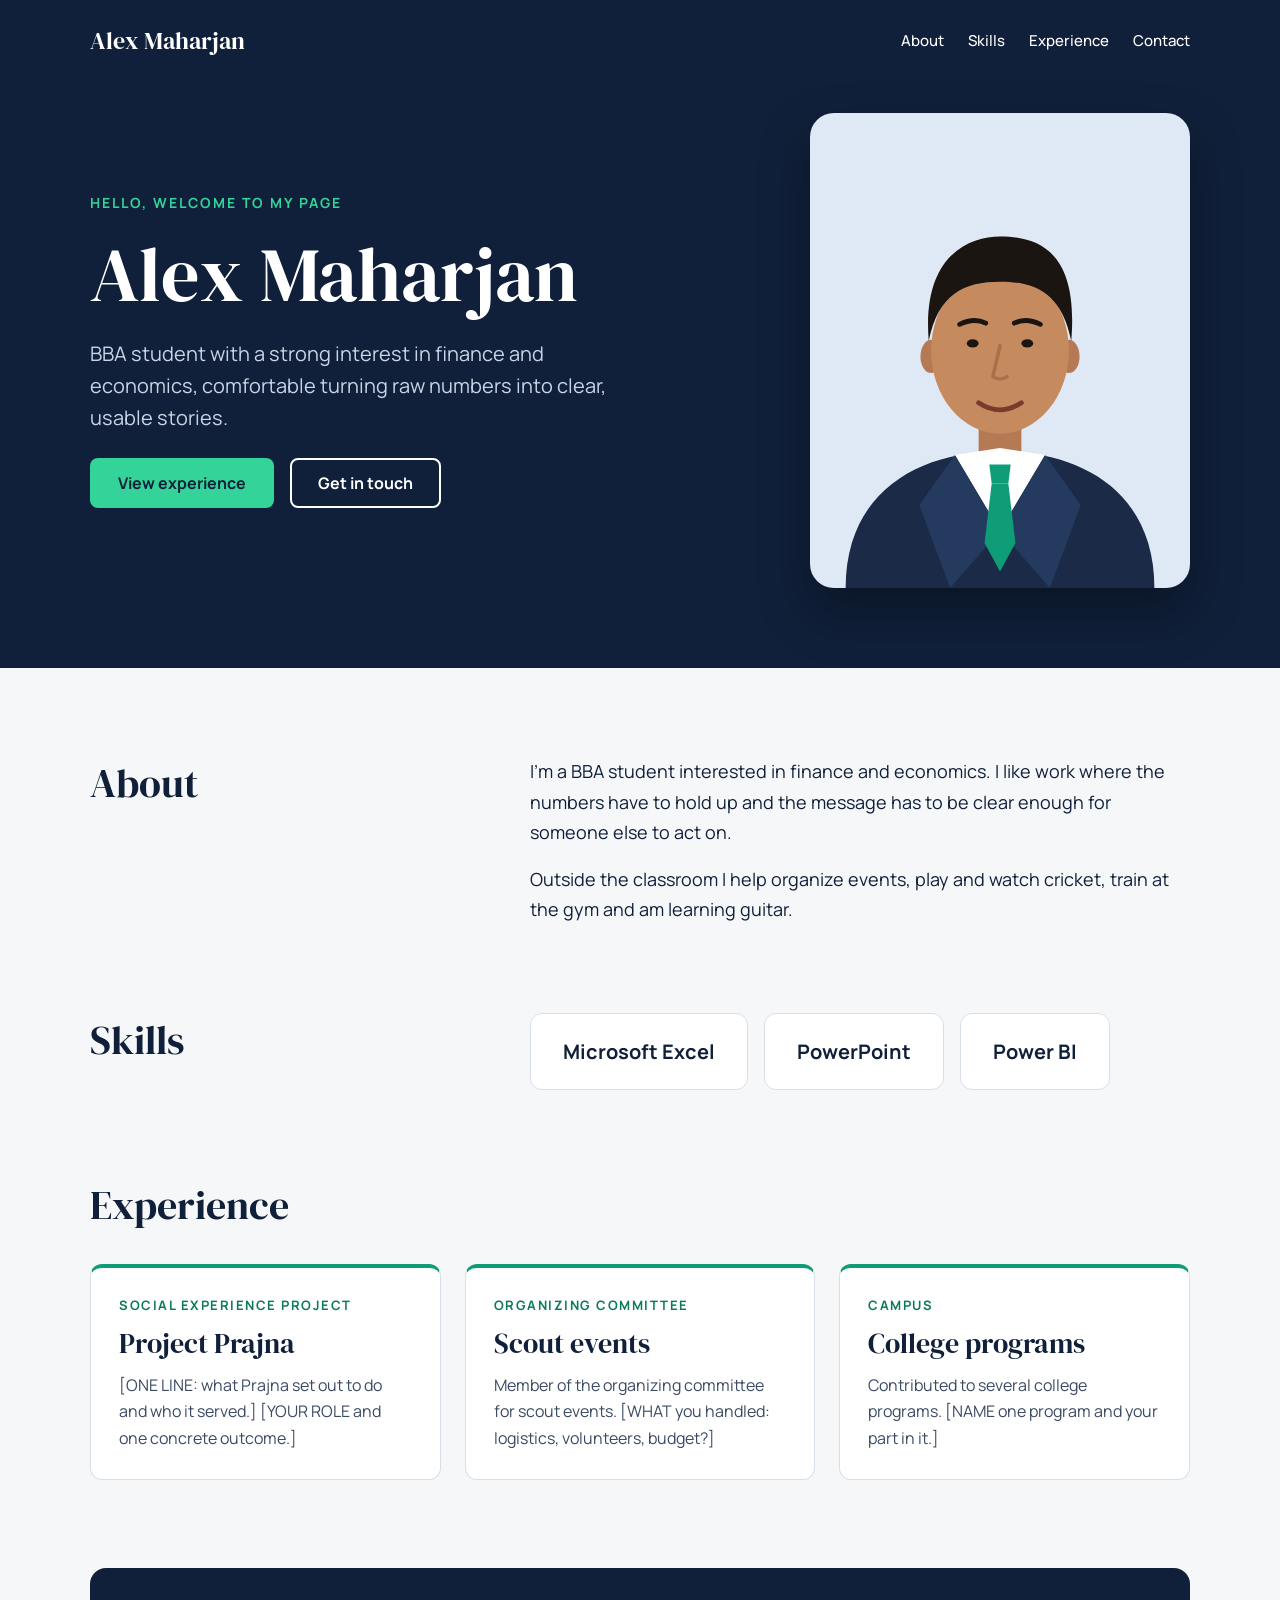
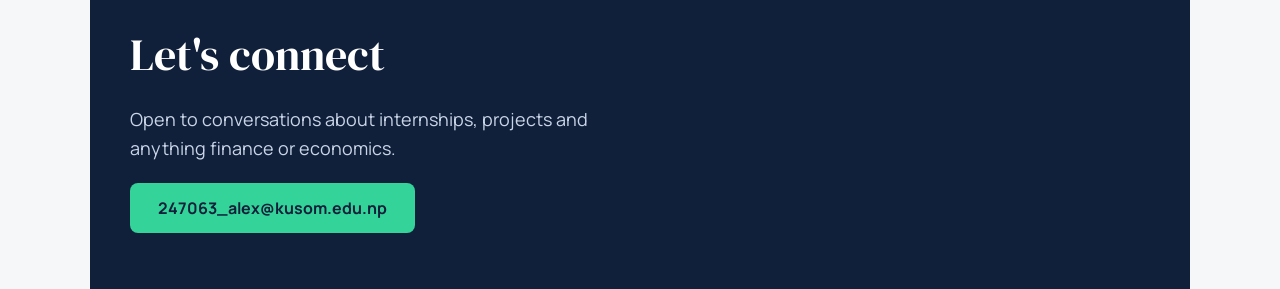
<file: index.html>
<!DOCTYPE html>
<html>
<head>
  <meta charset="utf-8">
  <title>Alex Maharjan — Portfolio</title>
  <style>
    * { margin: 0; padding: 0; box-sizing: border-box; }
    body { background: #faf9f5; display: flex; align-items: center; justify-content: center; min-height: 100vh; font-family: -apple-system, BlinkMacSystemFont, sans-serif; }
    #__bundler_loading { position: fixed; bottom: 20px; right: 20px; font: 13px/1.4 -apple-system, BlinkMacSystemFont, sans-serif; color: #666; background: #fff; padding: 8px 14px; border-radius: 8px; box-shadow: 0 1px 4px rgba(0,0,0,0.12); z-index: 10000; }
    #__bundler_thumbnail { position: fixed; inset: 0; width: 100%; height: 100%; display: flex; align-items: center; justify-content: center; background: #faf9f5; z-index: 9999; }
    #__bundler_thumbnail svg { width: 100%; height: 100%; object-fit: contain; }
    #__bundler_placeholder { color: #999; font-size: 14px; }
  </style>
  <noscript>
    <style>#__bundler_loading { display: none; }</style>
    <div style="position:fixed;bottom:12px;left:12px;font:13px/1.4 -apple-system,BlinkMacSystemFont,sans-serif;color:#999;background:rgba(255,255,255,0.9);padding:6px 12px;border-radius:6px;box-shadow:0 1px 4px rgba(0,0,0,0.08);z-index:10000;">
      This page requires JavaScript to display.
    </div>
  </noscript>
</head>
<body>
  <div id="__bundler_placeholder">Loading Alex Maharjan — Portfolio...</div>
  <div id="__bundler_loading">Unpacking...</div>

  <script>
    
document.addEventListener('DOMContentLoaded', async function() {
  const loading = document.getElementById('__bundler_loading');
  function setStatus(msg) { if (loading) loading.textContent = msg; }

  const FONT_MIME = /^(font[/]|application[/](x-)?font-|application[/]vnd\.ms-fontobject)/i;
  const MIME_TOKEN = /^[\w.+-]+[/][\w.+-]+$/;
  function toBase64(bytes) {
    let bin = '';
    for (let i = 0; i < bytes.length; i += 0x8000) {
      bin += String.fromCharCode.apply(null, bytes.subarray(i, i + 0x8000));
    }
    return btoa(bin);
  }

  // Error sink persists across replaceWith since it's on window, not the DOM.
  window.addEventListener('error', function(e) {
    // Failed resource loads (CSP-blocked links, scripts, images) fire plain
    // events at the element — warn only; real JS errors carry message/error.
    if (!e.message && !e.error && e.target && e.target !== window) {
      console.warn('[bundle] resource failed to load:',
        e.target.tagName, String(e.target.src || e.target.href || ''));
      return;
    }
    var p = document.body || document.documentElement;
    var d = document.getElementById('__bundler_err') || p.appendChild(document.createElement('div'));
    d.id = '__bundler_err';
    d.style.cssText = 'position:fixed;bottom:12px;left:12px;right:12px;font:12px/1.4 ui-monospace,monospace;background:#2a1215;color:#ff8a80;padding:10px 14px;border-radius:8px;border:1px solid #5c2b2e;z-index:99999;white-space:pre-wrap;max-height:40vh;overflow:auto';
    d.textContent = (d.textContent ? d.textContent + String.fromCharCode(10) : '') +
      '[bundle] ' + (e.message || e.type) +
      (e.filename ? ' (' + e.filename.slice(0, 60) + ':' + e.lineno + ')' : '');
  }, true);

  try {
    const manifestEl = document.querySelector('script[type="__bundler/manifest"]');
    const templateEl = document.querySelector('script[type="__bundler/template"]');
    if (!manifestEl || !templateEl) {
      setStatus('Error: missing bundle data');
      console.error('[bundler] Missing script tags — manifestEl:', !!manifestEl, 'templateEl:', !!templateEl);
      return;
    }

    const manifest = JSON.parse(manifestEl.textContent);
    let template = JSON.parse(templateEl.textContent);

    // Nested page bundles (iframe targets). Each ships ONCE, in the ROOT
    // document's manifest; frame srcs carry an about:blank#<uuid> marker
    // instead of a substitutable uuid. Every document mints the blobs for
    // its OWN frames — from local text at the root, or text obtained from
    // its DIRECT parent over the relay protocol below — so each frame
    // navigation stays same-origin with its initiator and a deduped page
    // loads at any depth on any host, including a file:// download's
    // opaque origins (where a blob minted by one document cannot be
    // navigated to by another).
    const pageOrderEl = document.querySelector('script[type="__bundler/page_order"]');
    const pageOrder = pageOrderEl ? JSON.parse(pageOrderEl.textContent) : [];
    const pageSet = new Set(pageOrder);
    const pageTexts = {};

    // ── Nested-page text protocol (parent-chain relay) ──
    // Page bundles ship once, in the ROOT document's manifest. Every
    // document mints the blobs for its OWN frames, obtaining page text
    // through a strict parent-chain relay: a document only ever SENDS to
    // its direct parent (which, for every document the publisher's own
    // runtime minted, is another publisher document) and only ACCEPTS
    // text from that direct parent; requests from below are honored only
    // for the document's own child frames, and the ROOT never sends
    // upward at all. That last rule is load-bearing: the artifact host's
    // frame-ancestors allows claude.ai (and friends) to frame an
    // artifact, so window.top can be a FOREIGN document — a top-addressed
    // protocol would hand page uuids to that ancestor and accept forged
    // "page text" from it, minting attacker HTML as an artifact-origin
    // blob document. The chain never touches the ancestor: requests stop
    // at the root, replies are origin-addressed per hop (never '*' when
    // an origin exists), and both directions are origin-gated (on https
    // a foreign sender's origin can never equal this document's; in
    // opaque contexts — file:// — everything serializes as 'null', where
    // an embedded EXTERNAL frame still fails the gate by carrying its
    // own real origin, and a sandboxed child of such a frame is excluded
    // by the own-child-frames check plus uuid unguessability). Shape is
    // deny-by-default: one request form, one reply form, no error
    // replies.
    // window.origin is the SERIALIZED SECURITY origin ('null' in opaque
    // contexts such as a sandboxed preview iframe) — location.origin is
    // computed from the URL and stays 'https://…' even when the document
    // is sandboxed, which would misgate every opaque chain.
    const OWN_TARGET = /^https?:[/][/]/.test(window.origin || '')
      ? window.origin
      : '*';
    function trustedOrigin(e) {
      if (e.origin === window.origin) return true; // https chains; opaque==opaque
      // file:// trees: Chrome serializes the file document's origin as
      // 'file://' while the blob: documents it mints serialize as 'null',
      // so the two legitimate shapes can never string-match — accept the
      // pair in both directions. https origins never serialize as either,
      // and sender identity (own child frame / direct parent) is checked
      // separately.
      return (
        (e.origin === 'null' &&
          (window.origin === 'file://' ||
            window.location.protocol === 'file:')) ||
        (/^file:/.test(e.origin) && window.origin === 'null')
      );
    }
    // Non-empty only in the root document (nested bundles ship an empty
    // island), so it doubles as the root marker: the root answers from
    // local text and treats a miss as authoritative — never relaying to
    // its (possibly foreign) parent.
    const isPageRoot = pageOrder.length > 0;
    const blobUrls = {};
    const resourceBlobs = {};
    const UUID_SHAPE = /^[0-9a-f]{8}-[0-9a-f]{4}-[0-9a-f]{4}-[0-9a-f]{4}-[0-9a-f]{12}$/;
    const pendingFrames = {}; // uuid -> [{el, frag}] awaiting text for own frames
    const pendingRelays = {}; // uuid -> [childWindow] awaiting text to pass down
    function mountPage(el, frag, text) {
      const pageBlob = new Blob([text], { type: 'text/html' });
      const u = URL.createObjectURL(pageBlob);
      resourceBlobs[u] = pageBlob;
      el.src = u + frag;
    }
    function deliverPage(uuid, text) {
      const frames = pendingFrames[uuid];
      delete pendingFrames[uuid];
      if (frames) for (const f of frames) mountPage(f.el, f.frag, text);
      const relays = pendingRelays[uuid];
      delete pendingRelays[uuid];
      if (relays) {
        for (const cw of relays) {
          try { cw.postMessage({ __bundler_page: uuid, __bundler_text: text }, OWN_TARGET); } catch (err) { /* gone */ }
        }
      }
    }
    function ownFrameWindows() {
      const out = [];
      for (const f of Array.from(document.querySelectorAll('iframe'))) {
        try { if (f.contentWindow) out.push(f.contentWindow); } catch (err) { /* detached */ }
      }
      return out;
    }
    window.addEventListener('message', function (e) {
      const d = e.data;
      if (!d || typeof d !== 'object' || !e.source) return;
      // Origin gate first; the structural checks below (own-child-frames
      // for requests, direct-parent + solicited-uuid for replies, the
      // root's never-relay rule) are what hold in fully opaque chains
      // where origin strings can't discriminate — a sandboxed root's
      // FOREIGN wrapper still fails all three even though both serialize
      // as real-vs-'null' rather than matching.
      if (!trustedOrigin(e)) return;
      if (typeof d.__bundler_need === 'string' && UUID_SHAPE.test(d.__bundler_need)) {
        // Requests are honored only for this document's own child frames.
        if (ownFrameWindows().indexOf(e.source) < 0) return;
        const uuid = d.__bundler_need;
        const text = pageTexts[uuid];
        if (typeof text === 'string') {
          try { e.source.postMessage({ __bundler_page: uuid, __bundler_text: text }, OWN_TARGET); } catch (err) { /* gone */ }
          return;
        }
        if (isPageRoot || window.parent === window) return; // authoritative miss
        const waiting = pendingRelays[uuid];
        if (waiting) {
          if (waiting.indexOf(e.source) < 0) waiting.push(e.source);
          return;
        }
        // Never-answered uuids would otherwise accumulate forever under a
        // request spray; past the cap (far above any real page count) new
        // relays are dropped rather than remembered.
        if (Object.keys(pendingRelays).length >= 128) return;
        pendingRelays[uuid] = [e.source];
        window.parent.postMessage({ __bundler_need: uuid }, OWN_TARGET);
      } else if (
        typeof d.__bundler_page === 'string' &&
        UUID_SHAPE.test(d.__bundler_page) &&
        typeof d.__bundler_text === 'string'
      ) {
        // The shape test is load-bearing beyond tidiness: the solicited
        // check below uses the in operator, which matches prototype keys
        // ('__proto__', 'constructor') — an unshaped key would reach
        // deliverPage and throw, painting the error banner.
        // Text is accepted only from the direct parent — the document
        // that minted this one.
        if (e.source !== window.parent || window.parent === window) return;
        if (!(d.__bundler_page in pendingFrames) && !(d.__bundler_page in pendingRelays)) return;
        deliverPage(d.__bundler_page, d.__bundler_text);
      }
    });

    const uuids = Object.keys(manifest);
    setStatus('Unpacking ' + uuids.length + ' assets...');

    await Promise.all(uuids.map(async (uuid) => {
      const entry = manifest[uuid];
      try {
        const binaryStr = atob(entry.data);
        const bytes = new Uint8Array(binaryStr.length);
        for (let i = 0; i < binaryStr.length; i++) bytes[i] = binaryStr.charCodeAt(i);

        let finalBytes = bytes;
        if (entry.compressed) {
          if (typeof DecompressionStream !== 'undefined') {
            const ds = new DecompressionStream('gzip');
            const writer = ds.writable.getWriter();
            const reader = ds.readable.getReader();
            writer.write(bytes);
            writer.close();
            const chunks = [];
            let totalLen = 0;
            while (true) {
              const { done, value } = await reader.read();
              if (done) break;
              chunks.push(value);
              totalLen += value.length;
            }
            finalBytes = new Uint8Array(totalLen);
            let offset = 0;
            for (const chunk of chunks) { finalBytes.set(chunk, offset); offset += chunk.length; }
          } else {
            console.warn('DecompressionStream not available, asset ' + uuid + ' may not render');
          }
        }

        if (pageSet.has(uuid)) {
          pageTexts[uuid] = new TextDecoder().decode(finalBytes);
          return;
        }
        if (FONT_MIME.test(entry.mime) && MIME_TOKEN.test(entry.mime)) {
          // Strict artifact hosts allow font-src data: but not blob:.
          blobUrls[uuid] = 'data:' + entry.mime + ';base64,' +
            (entry.compressed ? toBase64(finalBytes) : entry.data);
        } else {
          const blob = new Blob([finalBytes], { type: entry.mime });
          blobUrls[uuid] = URL.createObjectURL(blob);
          resourceBlobs[blobUrls[uuid]] = blob;
        }
      } catch (err) {
        console.error('Failed to decode asset ' + uuid + ':', err);
        const blob = new Blob([], { type: entry.mime });
        blobUrls[uuid] = URL.createObjectURL(blob);
        resourceBlobs[blobUrls[uuid]] = blob;
      }
    }));

    const extResEl = document.querySelector('script[type="__bundler/ext_resources"]');
    const extResources = extResEl ? JSON.parse(extResEl.textContent) : [];
    const resourceMap = {};
    for (const entry of extResources) {
      if (blobUrls[entry.uuid]) resourceMap[entry.id] = blobUrls[entry.uuid];
    }

    // Artifact-host CSP (connect-src 'self') refuses fetch() of blob: URLs —
    // consumers read these Blobs directly. Survives the swap like the error sink.
    window.__resourceBlobs = resourceBlobs;

    setStatus('Rendering...');
    // Page uuids have no blob here — they ride inside about:blank#<uuid>
    // frame markers the pass below resolves after the swap.
    for (const uuid of uuids) {
      if (pageSet.has(uuid)) continue;
      template = template.split(uuid).join(blobUrls[uuid]);
    }

    // Strip integrity + crossorigin — blob URLs from a file:// document inherit
    // a null origin, so crossorigin forces a CORS fetch that SRI then rejects.
    // The manifest bytes are ours; SRI protects against CDN compromise, not this.
    // appifacts: only on tags now pointing at OUR blob: URLs. A reference the
    // bundler left live-fetched (an absolute x-import, a runtime dependency it
    // could not embed, an authored external script) keeps the pin it was
    // written with: that fetch is exactly what SRI protects. (A crossorigin
    // on a parent whose child carries the blob — <video crossorigin><source>
    // — is left alone too; the attribute is then the author's to drop.)
    template = template.replace(/<[a-z][^>]*>/gi, (tag) => /\s(?:src|href|srcset|poster|data|xlink:href)="blob:/i.test(tag) ? tag.replace(/\s+integrity="[^"]*"/gi, '').replace(/\s+crossorigin="[^"]*"/gi, '') : tag);

    const resourceScript = '<script>window.__resources = ' +
      JSON.stringify(resourceMap).replace(/<\//g, '<\\/') +
      ';</' + 'script>';
    // Inject after <head> so the DOCTYPE stays first; prepending the script
    // would push the parser into quirks mode. DOMParser always emits a <head>
    // (synthesizing one if the source HTML omitted it) but may carry
    // attributes through, so match the full opening tag. slice() rather than
    // replace() keeps us clear of $-pattern substitution in resourceScript.
    const headOpen = template.match(/<head[^>]*>/i);
    if (headOpen) {
      const i = headOpen.index + headOpen[0].length;
      template = template.slice(0, i) + resourceScript + template.slice(i);
    }

    // Parse the template and swap the root element. Scripts inserted via
    // DOMParser/replaceWith are inert per spec — re-create each with
    // createElement so they execute, awaiting onload for src scripts to
    // preserve ordering (React before ReactDOM before Babel before text/babel).
    const doc = new DOMParser().parseFromString(template, 'text/html');
    document.documentElement.replaceWith(doc.documentElement);

    // Resolve page-frame markers: mint this document's own blob for each
    // framed page — from local text when this is the root, otherwise by
    // asking the direct parent over the relay protocol above. An
    // unanswered request leaves the frame on about:blank, the same
    // degraded state as a refused embed.
    {
      const MARKER = /^about:blank#([0-9a-f]{8}-[0-9a-f]{4}-[0-9a-f]{4}-[0-9a-f]{4}-[0-9a-f]{12})(#.*)?$/;
      const needed = [];
      for (const el of Array.from(document.querySelectorAll('iframe'))) {
        const m = MARKER.exec(el.getAttribute('src') || '');
        if (!m) continue;
        const text = pageTexts[m[1]];
        if (typeof text === 'string') {
          mountPage(el, m[2] || '', text);
        } else if (window.parent !== window && !isPageRoot) {
          const had = pendingFrames[m[1]];
          (pendingFrames[m[1]] = had || []).push({ el: el, frag: m[2] || '' });
          if (!had) needed.push(m[1]);
        }
      }
      for (const uuid of needed) {
        window.parent.postMessage({ __bundler_need: uuid }, OWN_TARGET);
      }
    }

    const dead = Array.from(document.scripts);
    for (const old of dead) {
      const s = document.createElement('script');
      for (const a of old.attributes) s.setAttribute(a.name, a.value);
      s.textContent = old.textContent;
      // text/babel scripts with a src: read and inline. transformScriptTags
      // does XHR against the src, but blob:null/ from a file:// origin is
      // silently dropped. Inlining makes it a plain inline babel script,
      // which transformScriptTags handles unconditionally.
      if ((s.type === 'text/babel' || s.type === 'text/jsx') && s.src) {
        const pre = resourceBlobs[s.src.split('#')[0]];
        s.textContent = pre ? await pre.text() : await (await fetch(s.src)).text();
        s.removeAttribute('src');
      }
      const p = s.src ? new Promise(function(r) { s.onload = s.onerror = r; }) : null;
      old.replaceWith(s);
      if (p) await p;
    }
    // Babel standalone auto-transforms type=text/babel on DOMContentLoaded,
    // which fired before we swapped the document. Trigger manually if present.
    if (window.Babel && typeof window.Babel.transformScriptTags === 'function') {
      window.Babel.transformScriptTags();
    }
  } catch (err) {
    setStatus('Error unpacking: ' + err.message);
    console.error('Bundle unpack error:', err);
  }
});

  </script>

  <script type="__bundler/manifest">
{"c6a8121e-6fdf-4c38-ba8a-d8e5f6955ae1":{"mime":"text/javascript","compressed":true,"data":"H4sIAAAAAAAACqV9aXfbNtbw9+dXUJyMAlgQLTlLW8owJ02cNm2cpHa6jaw6FAlJjClCJSEvlfTf33OxEZTkLvOensYiAILAxcXF3XF46H1z+u70/MXH01fepORzL0265bIQ2ZwdVmVyeBCIyut6KfcKLjyWZiLwztl4meWpd5uJmfdpvCw8+RyI6pOHKsY8MWPeIk6u4ynzzk9fvDo79Sa8lMUVX5YJ6/Iiv/dKlmQLhoP/85cV8ypRZonwBwhherK6iUvvXND3488sEUHKJlnBPpR8wUpxT84ERYIUhGF6UnhZ4YnoXMiSFSuWc1bG45yFrR5JeDHJpkv7fFtmwvy+ifMlC9kGh2JYjCgjH+tOz6A3cb9gfOIVLepX9/Mxz/2o6Ph+CE0Gk2WRiIwX3luEVwkvKuEJepsVKb8NzlmciEE2QS2Bxazkt17Bbr3TsuQl8mv4hp7b3ssqCeL4Js5yGKN3z4SPByUTy7LwxMZ+8aN44JOv3p/906++en/2lx+GpXhBEQqCQGB68hbhIClZLNhpzuasEKrCBYlAwoywoCL4fcnK+wuWs0TAWO66aeJjOdIC668UyzwfqDfY7htVUmYLMUxjEXfTpKseRz4mq0XJF1VYkkXJbjJ2G/IN/RqxKJgy8UKIMhsvBUO+fFE29XEUwbfM9FaCzRd5LFhYBFlRsPLbj2dvyecqZO02CwS7Ey95IVgh1mvfJ7tfq1dFNCZ9eAyzRFF4WQ1/Oxkd4OjkMGB3LEHiz2eex5V4U6Ts7v0E+ceH0MuJAhajlHb76zU7hqGm7G5PDyUVQZVnCUO6TacY9kZBzoqpmBGGSUUBKV69P/sQlxUrEQ4W8ON1yecXosyKKRLEh2kfzsQ89/E/XYnMwiaHlaj+l5UoAf5Vu109AH/3GzX8vwbwK+zXHarW8A37AjxsBjkTXjEQ5f2qoN9dvH+nYIAE3iSxSGarv3h/I9dvvXboA5dkyl+vX5RlfB9klfyLCvyXYzErX5CSsuCRrmy3ded1EbVfiepC1SOnq81gwkukOqs8PvE04bxm9xViGFfD3qhFqf/Ib7cRH1YjyobVyMJeDc99h2ONNRFvDrt0YP5B4rwEJ5UrpIGasoSn7MfzNy/5fMELoBGFAe5GfRIVQbXIM4H8Qx8HC75AeL32zzkXPg5KtsjjhKHDyyBNLgNAxUdr9Td6dEh837aVxOmVoJ/+z/M8L6iSrnxzxvOUlatxnFxPS74s0jDhOS+78+wOZYVXldMxSZZlyQrxEiq8L/9NRBkX1SKGMjyQ3XnemJcpK8P+4s6reJ6l3l9086z3Z/10yzjNllV4tLgbjPldt8r+yIppqCvH/G7Ab1g5yfltOMvSlBUb+fp/rtn9pIznrPKqpFvNsoKtev92Jtdd8CqDBQn7vd6/YRAb+LG3ha5XPQNAAWawk0XJ4nlWTLeBSP68ZVYIVi7g1zyrqqyYruynSpbHIrthFgh/ezWe/SkU5cuh0+DvTyYMx2zCS/ZPJ2XeA/oO1Ch8/NgMyk43Hlc8Xwo2yIqKibA3WHDZT5fdsEJUYcGLfaDIs4LFZXcKuAEb5ateyqaknI5jdNT/gvT7X5EvvyA97B09+7cufvoFOTp6Ro76fRJ89Qx7T774974Xnj/5N979IGAdC58CogCSDOIim8dyAga5vH7wtPJYXDEvKyZZkQn2DyBciFk3mWV5iorOV0CJthrg/3kN9va808z2v6pn9gDo/xlN2OwjMV0G/NVqEacpDPHp4s77cnE3mPBChP3+4u6wHzz1lll3zgteLeKEEfvLDEih81+M5YttwnLLy7Q7Lll8Hcp/u1BQD3F3W6ZZtcjj+zArAOO645wn14PbLBWz8IjNBzOWTWci7LP5NhEy47xhpciSOO/GeTYtQjibu2MuBJ8PHJgqPHz2jJj/gyd4sENGZasegf+CZ/+YSu4QANPBsmJlt5LMilzzffBYFiWreH7D0hWsUncSz7P8PnxgjWQTuWOCL5+x+T9aswcPg7+Ngf3tHpoQerK4s1RII2DPe7K4q6c945WQf+PKYOo2da4b53yaJdvNLFUTfBECaudsIuSPP7qSwwyP+k+/ePrlk+dPvxjM47uuQqnnvWS2Pbbnizuv34NVrQHwr3Gv1zvq6SX912Qy0Xvn6G/tnSY8ni7uBrezTLCubBQuSta9LePFPkqspn144J1lMOHK+3D+5t3Hq69fXJy+ffPu9OrlxQUIlvFiUR3esrGXsuS6W4l4yrrsbsFLAXLx5fKo13/qXTO28MZczPSo4MXqvkg8kLhyR6L2SjaNs6LyYiUxe5Vgi8A7OFTn/JylWewtyqwQ3kr39Z8FCNErbx6X06wIvV7wLJkPvI2ultItI56Uar2Vp2hBVlRZykIvvuFZWjf+F4yEc0HsL+/Eoom38jQN8OKl4PVbB8Q7sDQbfsYTwUo7QE8NWJ3K3Tj9vKxE6LE7EIG97i0bX2ei+3AT2wsgRVryRXeS5YKVoQer5LWyOQA7LpzO/rKl7dOeAN2UAe3zul99VTX6dFosS3VYeEGv16/+or9MMNW8m/BlIUKv/0C3kyzPu3MOqwEY8hfdAoUGLBMs9MplUcBh6PYriUG2Nd7evsGq1YN/P5H3gvpwzpIxT+9XhtLD4a+xqrexqGF+nBi8cNtv/FrI/ywVLor7Z7QIFrGYFfGcSTEAJCSHeY8eHWaBYJVAbwRIIxjEBCZF0R/P3yIRjOMKxIX1WkkDuqumxADSBsO18PFGCh/Qk67fI3VsiXSecISXP+QEaMqTJWgxjOzO6FuQVuQU2F4R+y3ChNPPAhUk54lcBDwQwTwur18zkcxYijgmIqiYABnlXTxnqiBO+UJIwTtFHKRxrYm5uoIjCfRi1Xo9gS6Q6TiYlWyCAzFjBbqiJ1cBv46upFyMcOj7dY0e/[base64]/VY0lQLcdVEKcpSjFR7VVRynImGErxZkOGIwPTpfraGZvzZu8NEX4KR0gSSLH8jIl4vV5tDLTm1KmIguF0FIF+NF7mYjBvUQo03+u12ygdTkd0js32STdk6LxphX/vBcrJKgiCJQmCQLV4f8PKMksBH1ebjYHvhILq0bw20WsGOB65DygDCb5IWYleoBjjcOI+kgwTLsV2Jujhb8MX3f/G3T+uHo30r173q6tHo4ND8iNUd6PLtIMug8u0g6NHh/UKvlLUx+xZrbwqcCDKbI6a21dqz4a9EaXUR367zYZMKze6fVmI/Xb7G0mZ9Nygd6Y1aX3S7WNsd/9raAc9lubrnLrNe6TU6jnQtrk1urxTBnyhv4/xoLrNYOdBIV4lccV8GFGoB8IppdVAFrfc4pYtbjauBhoVnJaV1FgZALR8PclWY5LY6hh9US6ZbdSzxZM4r+ryvi0HQuM3CCXUwGiXhdLbp7b6R6GOAYajd8v5mJWI4dAsxgk9arfNOB/[base64]/ab3eU37422XaOVSjqMwoSlpGwbBSI+jQfqeqB7Gxq6E/PPQVHlS0TzLKO301zMwOs92uTnoDuSrFMDPvVM6qm+IR4F/V7ZJK4Z/k9QdZpwPbu2pBmR6hOQ4lkaxnRTKM9ehzAF7W6avxmompxSkldf6Z+lXSTeI5y7s++VlIbu2CCeTHXjwel97YG6eZN065Ny69JBPMA/bLS1nupZPCY3Mv80DWuR6nIL1ce797lVfF84VXzeM896pFXEij37W0/fFi6lXLsVctF97SgxHcjkvfKIk9H2NSCLrS0j2MrYxvtbDvE2XVM6XyyScC+N26EJ58IoB/qAvhySdiwnndqXzyiSjrktInwnkLXpk5nfgkiReSGzdl+tnfkNJaMcG+elqIMmMV0kVMPxYCUG6B0FCQYoTpybAgYoQxeeQCPs/57etlnl8kJWOFF0shE6S11zxZVvLXhzy+95IZS64ZaKsLUfK88vShAH9Z6aVZBQBKzY8PWSKWJXtT6B+m/JzNuWDQI4hcYMKdv+M/xXkGXKSntENeJtj8IuEL5uWcL7z5MhfZImfefClY6hX8jKfLnHlF/SJfsMIDSad6I3VRXsni9L0yCP++zEqWeiW7YcAmexX0nHoVi+c5qypPrTdLm4jxu6ArXiR5llyHPi9ewg+f8CKZxcWUySL5C8qyYrEUUPQGfkBJtRzPM1l0IX9B2TW7T/ltAYXfs/tX/LbQpcuFLvtxoUsWJasqXfgBfkP5nC8rZno4gwfTh6xRvchy1Y8sZaCksBWn8GTrchbfMFv3Fp6gbgILD8USA6BknC9lH1/nS/[base64]/R5XqpVDleh2gxi4C1NgVgBoDXKgwkLVKETuAF6bEjsK20UOxLfR4bL1V1zRavTGlEhJWtWIAaAugtw35SdBPKAqHv534j0drf/ibPzrw14+Hvz0eHTzGB5/It4pUn7Pp6d0C+cforqvUMus00b8w8js/iY6PD0984k8zHxOuuqWXl9WB6VQ+6J7XFEUteB76j0d4PfzthI7ga983v4aOW91uNzpZw9/h5WV1eXkxOoi63VZ0gtfoGClT/VoK1mvY5HHJ4rXIRM4wiii8cngywn6Hi45/glHdx/Hl5eHl5ROnkXRpOMHr42Hc/eNF97+j4W+q5mC3JzPP/wp6SBtzrKeILiuMoK9RZyi7s6Lg6AAGd1kdUHw4raW/7xrOFoyeMGsz/q8gqCScVJieAKOkxOGoDHnn505Vm5blhw6nJKMnftfvZIHgb/ktbLWKIYxr/xf7yveCIEZk3yTD9KS0wnbEQh4ViONOFhYgRta87S9KS0Xrbr4VBBWEkRLTE//Y77BO2fFPjg/hl3/iY+I2PjyesXzOBLqs1if4cJoR/[base64]/sd6Xq057urvFziCF4uwqOdQNTC3ofRhYNMUhrEZ+LiWDplSHYBPUKi0bOVxb1cac3QQVhFSDPkOtCIe/og4HtkXShB51AtWRHPcPJruXFY0qg4uV5crNLysLi9GnQhfbi43l9XBIyUwuQLdsD+y0gU9eYVKkNLlQmZFki9TViF/tapnDJ5QCg6Hu584nGKnM6b4Zr3h2/0Ieuc4inw/5Dj4zLMC+b6ZFqjcHKT8QbhYKfEDvl8uQdsJMjEULUouOPjj+FGrHx7+hqKw29WUD7RV3VFnrXBP0azu6AA/sigohSnB6OFv0vfJ+nJ0UVJV61iIEndR0MGucouxBsSZ9RwzaxOtrrMiDQGu0ikqLIZHo41yKYLvFcxKDUPts+UTrVQlfp4V1z7x50zEPvFB9+4TP5PD8olv/rL5mKU+MV5HxJcWhtwH/zClN/aJr8QnaV2ArqSE5atjF6orJurnOVdnrR8vFrmsUJCQPwtuvnc3X/gjR1dbsnqNWgULZnGFxNZerFeUu61R6/C3rZWpF2a9bpIRXgAZkStelUnKE7P+Cmz6IcnjqjIPWWp/[base64]/cEuxSXxWUJh5i0Fe2qxls96bJnzhljkWOwpcWiCg8P08RZfaAVQVbcgCgvLXVAGhOe1/SYUvlmaPSPqht/vS6ManIeZ7ngtoEAyQNHrV7YKtrtUu0CEYd+u61IZpjN4ym7PERRq7qZYmNJZI6XYNVRM2xa+1p9x9qXM8dVUXID2ntTbnDADN9VQO4BVdMI+Ie0KWlLgGUETdNSqiq5hC13fUzZlkHyD7ASIkakJ6z8d2PUlJk0WdXtsj/YybP+Ubv9R5DkLC4RJubtCpPKnNuZ9LWEffiHXM6zeFHvicxwUK2mo6rAeyZZ0OFohz1RbzPr/coe9n5l2/rilQhLcgM+2mygXy9bYEAAS4C/[base64]/TYNTBl9UB+ecFl/jRYVbvi1QvtFpbu417egX7pqDvUA5RYxpYS/QJrtw5a3uYdfDWAtYsrt7fFigRROAoEUMxChXpkFYz81osaUJtdJwYFtAYYrYMkI+QNqeVw/[base64]/3Wfe5AcoSTc1iXdMUHtzG17qxMthMu3R8eL2Br81pj1xQZRKCUVx05yfQcoDhk8c8mtNpeEGnZErRvHOBD48Gzgflns3BSo7ATH5wGUhjeRSyYbcziqTJXKlV/i0lkowsofG/0LDX/SruTkarJ5u1/f3U+f3c+f3lRr76DT188COuZmbBkF5YypSsrndLTb5tcENRl1lBvYOKrsAHNfdlwlIAqWsWLqO5UFuCAzKbh0p5oLTbObYOMdnwaNQUF0hK851CeHFJKU3X69ZyvW6lpocp/d1sngx2F9EPuXyodR0Tgaa4g5brdWp3RXncj0RY6DM9oct60LF9UINO2u3YQGHOUAKiXQz/MINZE8q17P0NJle0sg/w+qTdvmq3J/owoZReGRcDCwiu2c5vAACVfZATr99LrV1yqSkBmpI5pidTqBzOR1ixUVPq+3bbzGlvMD82vQzmyp4+7dDlcD4i8+PJ1mAu6AQqbugV/BlLR4/eZaplswu8XjdLbvBg2qHjCOB5Ed6EE4HsolzYFbmB5bCwn262V8Ei6e860G+1jXV1k4mrGdB4Jze0FDSQOOizp/gQ/qnfmTPTr6HbKfRCOPwtAIETeuJ08gglh0fPnuED+CcQXH+m/xxc4FKp5UZHxO9Jh6uyXqKn6zV3nqKn4RNJyHLq/6tek4T2BslxNkg6HZx3aIV+R+UwGUUReGVz+4vVqk6H80md6SPDohzTp5HVT2nxB3SvHYZDqxYKgsMpjqLhyNZLzvdNAUda/7krq/+0Da4hWKWHo4EymLf6GvEzU5ZTyZ5annQFXoJhokM54w2fDCEWMYhNwFk1kjQokRJc0oXm/nqdGCEDRGixyP2aT9V+FH7K537tnsYYSjBZ0tbVen0VgOpFqxJBiGGolFwfT+IcfP1GICDbJzy4areX7TZqvhf9INCVdLXCIWfmJ263M8WxKv2OekdpeFQTMmUC7CsfUIw3WB4iE5pIAuAK5T/jdhtN6I9QKhV8P1uHI0wmUi7LtGM7+CfQeGAgsNnuSqk/QLhfcc1NB4uKLVP+ElQh9gvPMYmVm5Ttp2gZSE4cPV8XPFJaCszGQgKeDc2vxmUWS2XDZFcb4WNs54ex9ZOY1PoZPNG/YAn8ZosJL2U9KFZe89Kp3VEH4Qn9XQwno/UaHjsTdWg4yumOmf2T7WEoCzycdTUuSEWRtDq32614S/XZbrdYwOfgNCiAMilYD31tun+pO5Quhq3eCKhJq1eD23w9ho/[base64]/vF4Do73jKgtO3p2en7z5evXv/6rTdzkFbsR0LrCkw0Wdf2elgxzrlJaB0yAOpJ4UuK5yhBG8wYoFWtGLLKX6uC4k8bRHKSI7pCVcmgoTEmJ4kKAOnVpIDubLwq4Krq7goODgBp9SZMqlq4H1WsFOvqJOmHtjIHHdXTMpuOFDhCfKEVKjhHH1XtcApdsD28fQXBTPDD46ZVlXWbVt7QLw/pFwGFot4ChRoi+V1tXZV0gXKGN2r4YemMJv40a1bZml2dLrVVJkZ/Qh8tKXRkuk6a//2oxv9zlv1V1EF6+NUb7rplk8gElFwdaUDDCIfd/zLnt8pBjNF5xhoimZC+mEzDHkfKp6z4DYuC+QP6wicked3Gl3ViN7xQ8/vFC6DMm7aYSTwfwJeAzS7ajdvG7CMnUIL6u12o4nnYxn0HgLxrUlA8XeMXdaq/QJBCobXZTyFvUpW1+w+rDbgvK1tYQrrpaIO5e2+Fd2zgZFDwEaW1T7stZmcA2hsIOY7fhu9QD546vnqOzmxx6p0dVNxdV4dZ+hvSGaUFKGlLmAYimCh9mx/sJTwsgvn7d/+WB3E52+Iv1p50oAvv9rxvc3GxyGaCsT31XkFiDWe6cAEcSkXdZZ6ceWx+ULc+0ofi0OAdlZJ9zVDHxO8rexMYPC765JvSIJDADD0ZbWmCaX+mPOcxYWvEOLvzNzfGDKZYLxxEfV+i6x/QGIr8UKeVUKGzftg/9iujStZB758PuHUcuzb7STX6Ia/yugn+W7PJ/0eUF1FJUFb+eAQDEbnRNHkleJjGcrroIQGdCewvZMd3JxQftKLVBMuCW6OtCI+HI5CNDFH8lSghDxWJM6DcVD/cSfrPPZt8pPCi6EbDz3u6DWadMDDmkzoEBRm+xY33pCJ2nFXZNmI5QiCICfDchRekUfKA3q5qcMtdntabkiletKyNkpJQuZYLXO9zrd/[base64]/SsIRiXokLGFRYRXOBKhnFo1lJh1lNyRSY1ayOTJqiWPIpqTr1P6hEL6u5ZYrnNVPcbmumNa6qbFqgJZk7sshymI7o3GhwEquUQsvAGM1polAmJVNMT1I5zSmWe7UI7JIBO7B099DpX+4h+24XPLa705yP47wrXZHrnfUnr+3DP4OX/l7kgO/40tj1T4YCLi47aFYm+z6vsUMPoKJcn4gR32+SBmtTZcSIaljVRq3Q90lOx/Tk8DJAn6u7tajuMLqM1v9aP7LG2TGO/M/VnR/6nytfhuL92WaJ//fNMqGx3Syx3ixXNGnp41YfAM39s6z3T6r3z527feZUWBwzoUm99brVAvNLMyORsalHasMB3C4o3+IJYUNUFoFbF0p/OnaknGuQcio8pkWQ8zg9vROsLOIc5egak2syNgF4NxSNyXW9k2/pGFos6K3iLwAhNIdwWxv9toYDjRbmNIL+yG3d44LeIEbGmMzoYr2+QSX8vqet2Xp9oRiVRVQEmncy4/xGYiXKyAKHO5UoIzNMTukEKMkEjS0lIXf0KpKU6HaL2wHy073TDh4GTcKEyKUPT9drm8zCeNtU/mZTi9j3ZnO/pBeRXVvvE2yhT14i5TwZGxFnhbdaSQ7w6DmwhpoXnKuYhR/P31ZeXLKaV4yFJ3kjD2SJAeSb8GIvl97FOTT3d+evErBJILyDMOn67EVy8neRAkd4S6Q2c+ZgJ5HJGMKXG7uYd8AiQ6gtuSPvcPhOI8Y5vYtWm1BBUyW4OgP9aU2rX5J3QKuXUuR8qRyVDLlar5sFkA1MrakM7DD1ikhtOR2+p+/QWKL4e4cJQGe01cPkZfMYeG+PgfcPHwPn5L1zDJwPX47oe1AmnrXb18BXgNruwuEt6rX+34Ar+Yu98H2Jw5fmAJrXB9B5fQDN1QH0krzD9OSl3Evv4ABye3mB7sk5xqH665xDF1vCZZLzgoFMj1o9VwXCgThsBWK/yHPkH4CCUjoROApvG/zGd0in2wwi1gqpnq5lUKvz0AqeZ0++7FtrAngs8GMTgTngnQ4uKSqPj5/hTtlhQTKLy5c8ZS/Aa2Xds35K+oWOH/gdVJ6cnPQcS8eT50oBcFerBbW3oif3umf81D2+UEn2wF1dBwHBRr6JK085Lno3Wcq4Fy/TjDeDg64Z9cOCC+R3QGfzsxhpp1ACMj/2yZWgh91VjxxtTDCyG4vcHR0c3pMX4IWAonDMZvFNxst1d87/6I6zAjKbSAPpWNDDoaccri4nI8eb86XjeuT7hNEeKWmPcK2/VQ4ejSBGdlypiECu3sspUxX5cdVuj3UQrRjmIzzAeacjVUPDXEYJHoLOeZjreM8Da8WAQ9Y6ER8c+iTvHIF0Ex/3oiqMO0eDomOzBzIywYTRSb0ROW31yZWTn5DmVptwJdzUhgnWEkLeSbajMwd4Jf/GzXlAMDqOzTximanuUIakxp2+fDrwtfXcHPtbk4k7R3gQ04mczKRztNE9yVhqC4MJ/VUgGBRuTjbHHfSCqdFMcAQtQgmA5hQsMDYbY5gyYbuZCVnOdLyyWTcT8ClXDtaoRWkGi0bNgl1e+tFR2N8aUaevvt9vWFSyeoXZzgrn20BhsMIJzSVQ8u0VTuADyW73l5c+XjVayn5Yhx45jVV0sp7vyvwYQhBwJ8xUeLIu3JgfIz8qqbR/zuM7cFKHmG1ZM/CV6x8cHVweHUWHZoR1Onv8S94xVw8LenbJ+2hKL7RmUG/yge+oSc63WH/dk+NNLpVm5XpdBldXafKygggSG35cF9buCWUgKRUk1pSHQUZPhhnhwM+adLVSY4gyPMIDHiRV9ZHdCSoiSRZCx4ieUWPVHWTdriejgs3K8mEm8azV6PlDmfEyE/co3wnNTuieMeR4kLTbHPTwpgJ0MJg81Cs0VsdI3R5vaq4CnIAk65pvdws6SOewO9OQd2wjps6PwDgeikCnvqLOUt8L402iNpSWnFDtdcGl0CSdI2kB1jaddkPbQnBQyFwpgdSL6KwsiIHCA4J8dCaKW6WA/pnF1w13yY/MybRrnClN/kodwmN9sMCiqZhwyEfkh2DnDUGhrBCS1QgJpglMT86ZjHjRUf8N/SC4RVr4WK6prH0tjUpXAuj5U6kZHigkulUgKi2IsvX6Vs27hMQtahqY3AuUkX7vCF52MpHktEKOZvhklYPt+4yhkiQYcoHUq/N2azv9mR18jy5qV2NSW1Os3NVut+6YVvHD8jbz0VwzrFWrTRGv2rJSZrVpMt82TSZGhwK2xgKkUcQjf+13LvQGxR2URP7amHShhEyMmhNy1xjrqhKQPtaWFbQkSjlhFSSSK5124i3ZplQ8+8WWf8NwTK7V/pLYf0uv0RIPxnVQgkWN29oc2W6jC3pLbmkl0C3GBMn2Si+4Xo9d6zRut29drv2WNqoh3AUmOx+OR/R2k9U88DywEhsdOg9ghMhGxvL1tdJwmyAc4MYGRpAdSnKWb/kFgQRsvc0h8BziS6I9ZQiHPQmy6y2QebfSYoitPJszdBsorwm0VI6TrcU2tZzRJUMLogSZ24anBr5RVvFb5aJBrtdrdE3niuzXei317Jh8QQesSzfhakNMC5Doh6qzXQO1Kg9/NF8b0Zn0K9CzuacJ01Vkhgf3Rr2N5rrHEb3HG5nu5aoG6QXVzf560K4ZWdcqN56FwOHNYB6UbEKv0AUZK/dpTGSR9bl6gRiZAxJovbjSVozlPrgGbbYktx8Y7ffIjaBPej3yiiljvd7wNyKqE4/ciG4fyKeUz/3QMQ++33G1MuRZHRNag+24ECFtEgPb/qqoldcbp1VCQUIwokipDo0KYTyyQ/qgATKhJ2g1Z1UVT1n4iqEJaOpJrHz91U7MJmAWGsQtSrnka2IipOWG5Go01XqNwIuDwHCwUcmsqhm/BS7a8O0razooJRWP4cTOkc42VZoTL5aFmw0ZM8jplitYf6v3h7VhS2HkW+o44566rm7fRoH8vnAzrcEx+G0UyI6REtneULnpV068HPTyEYlZVhFfp/gm5lnmtPPJalMXKTUzKNxnWaXyUkES6dVmUzGhsnEplgGqVeN223kAGwMTbyFpZd0aeJOE/SjznKE/ebfRbGM1H6+y9AwsWgivGoW6pXCLf87y/EdId6CaK/vhT3FeIQPM1WazqSH/hxOZJlPzv9Y1yH/1Uk7DJ77SbEDgmCmRafp9Ijqf/s+ggfGptXnumsmW2m1bgddrWz74hNEb8oa8bcTL/Vg7IljXFLsfrNe6JAjCujRwegIZqOrwNVCIu02LP2kqHd31dm9R69dYf3tL9cFUaiYOkhNk1dmTdwkQ8ntyod1+klnJ5yxa1UpF4ZxQJkJOHdld1RgO9U24/w1nCf/rrOD30Qv0PRGg2FGqngvp6ykCTRQcGL9GylFR1Nqnglj7WMi0Jqo0Kd7Av35EUbFe+5B1kTzvLe587ASegTtohEQkpM+CZFGUIqu2MaoxrZqKVUc/5ncQi3yZUNwMRHE2Ssm6UmlcjXWA6CSQKiu/ihMmUhkTig3Jov+ih7+kMsr6xBDLbKP09G6aLradvH9QB6fbUGCYuaGR86z4WY7QOFqQeVZ8qwaprm5Qg3QWQZ8YVOc4tAfHW4QH3ytq5rE7wYq08srAbqEGhcOrarlgJdx4EZdT6dtQ1RSNTyb+fmIiSQ+fTCjQWkvualTZQ2vgADANWpTuvgUJvHS3UYA0GX34G/ghyuV2oqmYpWCei9y2T5dk13PYODKx8ibT2WSQzH4o4fvXEI4NiGP3pNCm2bqgWo4bzwVjaWUA7pNWv9HYURdv122rk7frJ3GWs1QTYxWlt135Y8VKpeJ+oMFPEK3abXQLcz1V+6L5jkzCbA5FNXEa6x+qUB6ldHV1dRP2yNUVK7UO27xSLccKx+vWgWymT0B7uq6cl/UHm8ei6XEeX6vjSJknkTM2HMgKE7/YqNrAt7PEg5ScrMxuWCq/C9YFZRSJ7UGpRhJDvjAB2Wf4RF1c027HBsEi+8uYuGK8aWycl9IBPSYTtbfB/4up228aDmAKxT1ZBWk2j/[base64]/j4Uu9Xu79TEFGATKTB1dVNp7/BZAITLVnCiyTTLCZyDQTbKwz2Ab3DGyN1KLYUqKXT+9V63YIwJErpm/UaSnZREDb0DSu3635iZbsNrOhf4KHFWIw1v6AH65J/3NyGwf5z7+Gds9khexOyDfaaQLtfpq3eZv/5v7t3bNrgmmzjwUMjr7vSw463h71NDDURj5WLcd3l4i/2exOS9mXnGJGpQXemIxa5Yd32Q6b/9ye3Q8AneKMCHP6kCzvhP+vkARZIelbvXyGjTq4Xifz/I93e1bOsF2sMY/Cnu9O4S/gdFAcNXmaLue/KPCJKmxkHn6sH232ulBxwRbc7/Ia5fGVNE61Dx5I26w1xXK+vpDrsyhDch5qtNhvTV0odiWKipZKllt5MKFfoQGNLo9r4hCTYGzKlW1kPoI3OgIgj9ylU6slp7Trjwr1WrYG6aKp1Q1NrfGu0dTk5Y3kGP5P+V0eej3cENjhFHHeYSUcuj72/w9+QF+g10fKkM3t7QO1dIi1h+klWJss8Lj3lEgOn8xg8TPdsc/zPR7YjBTo3itTy3w5/sP1lomTysNXb4P+f2W73u1HaX93P9ilIWrFDxOy00/9pBBur6Z7vobXuIa7o8Vyr/+fkhsaqRvJJ6/U2eyWp6IU89eekydO4Gii5lzS1GW9TmzEmN002rfGu5NnGe3i2seXZxts827iOuzWk0hGqaKu1TZ7W6wYVsttkWx6jrdbWm+RhjEQ30RZSAinbkJt2++/h5s0W7vHgQ8nBs6QkKxVkKnd8Y09viEQcdCFLpZL7I6qIr0kJBOv4hGOriN5JypK7yt5MUvlEYqqNB4/rxrVmf0iWO1cXGDXxn9xgsNy+wUDoL+5eZNCs2brPgBRgF3yBKqI4UM0sJxuLCJNAu+lJM1FCMqm9TsC1ZGJCC+V1DWFOar2nVQtAzGCd8NH1ldq5NuPrnI8rwmgRFUOrLfqXDzmYbHoN45Dk4jW8F7E6bdrXjNq8R0laBJ+rlOXZTRkUTBwWi/mhTJL1n/6XwZOgf7icp6oANnG6lAMN5hm85pOfGfWrWfzky6fdV9/cv717cf/5997kq4sPi5/Yzavnb6Z/iJev8+Ls9XP+8+EvP3wzn7DOm+q/X378/TR7VSbfXp+9/f7N80n29eF/ffLob42rm/L5ztigcN/4fq/HN/34zd3sj6N+/tM3v747S9Lv3t//3uufptPe51lxmBwdFdVd7/r+9w+9j3fxT89+/imtLr7tTy5e/Th59ut3n/s++emvxvefcTxm+SEAPo3Bz+0/XwRHXwW9Q1luB/VtPah578vvszR79/vbdPHd729//+rZN4dvT7Mvf7j5nB/e/fhrnj/54c3b+8UZ/+H5sx94+d1Xb2/E4uj8l1+/+fr15/69c1PNL00r9e6lKxAhFzEnFYvZGdrs7tpWy2hVlUlYbkL5VxAIzZmCu0RYKIvLnVRDt9zUhoFMwt+Mga7H96ubL2Wff0Trv9ISvRtX2m6D6r8ZdRo8eqR+UnttsZPv0L2zRzia9lI5GeqtE/hKvGKqc8PYMwpRp2Z7Mznba0Gf9cgLQZ+wp/WUvm/4NrqmOUYbabR0FeG7EYCVYsz1cn0NiGLo4YeSz7OKGVdblbzDJs8xRt0l/QX9xMi3tbOIcjPUb5vAAWubfygWVudPxIN5UJUJXcK/[base64]/M61ZAWXle3uWne2geuPZD9j++FrWs/ARcDAxpmjMVlNspzJQw9SNEAeyyoc+qWy1/mwCTXmjOB+JbgCbExu6UpdH1eFq82GLKzfq2s9U1/EeNC0EmpLoK+80yFDp+oJAudV4nyfXGOIriK35DbQtfIoR6uaI501s87eb98WbL7eWki3m3tcO5nImuH9iDa8k9AMimwltri1mvM0rAeigleqcLb5BwgHKQ9S4mvHfAM7nzRGbD6BIUcADMMz32o2nIE4hurrrmDBG4NdbewoVxsjNCnVkye4HND/yh3Xc96nlK4n/frFm7enr8zXGpsNYjHk8K1nlx77DSY3NZFPgATU2YsKSQCWyvNluhsjLic+t/O+2NApuaHzdns+TEfr9UW7fSF/NJDg2F/67bZec6iF9vYaqjrt042LKubbJlPdmC6Vb1xac66AcmOIhFK+DmMyVfBarx8XXK+/B5su9fzHnRRCONEsrkLvcafhvGKcjoinvLz/LvjN5lqCKQbQzxsvhTeLIUzUs0odNQKfbHl7pNhianwTZ7m8lHE/zs7/ClcvMPED7+OMmWiU+bIS3if1YBDeo97K76Qdf/PJ45B5VXifNL2SxZ8CeW9KI6lhjFQQCJewXprocIgiSFPAEyMtvALJueC3QK/pHaAQmVs3mmmULCvB5/qUrDSShb+iHzQFIUssc8ZouWEpcdc43WQTVHffTU/oC1FLqXui9usFUtDaAf0SE18FdsNpGUMgN8TLKgirGyv9zgvR8eeVX7v+MPExm8NtFWhOrgXeDHZKHMGrsavuzJnaUtC0G2sPWFIcpSGKAT3UjfcG/[base64]/9HIo8i4Cm/rcPe+cdjv5dkEk+I5RP5jc2SC9Sc7uNkHC80bJAP7pplnJ5DDgKuTlvNgE0zJLbUN42ARxspJ3TsOtq/MqTOQVI5vgc7KCm2SzyX3XXMtuq8Y7VfJK4O6YiVvGik0w6a9gAGF/[base64]/L5SE553lvZ+2yDufhSP3X1zdVQ1j9yC1W3c9F/3iiVnc/H9n2Vh0p3Ma670OW6l3Hdi6mQHS14VbJ8z73bUBOPq92rtjcqPeCqebn1s96/NwGfZSlbbV3QvgnGY3632ntXOnxFJg9ZJcuy4mWoHzfBbb/X015e8mrfYNzTX1T3Y/vkF0YPj+GSgMuxvPDlcgxcD9zFom+jSRlEbF6lPLmCG46hSDdEUaj33VoFXjhvocvbDoYfhxn5lVH/XyxlKRv75Ad46H8B//lEFNT/16THGHvuEwYPR+woOXru6HWKQnt0ud5cWp7SCgWjddAuFJn6k0OaXsgg5uQ+X1IRGKlbE7cADEoVEyAcztkgVzJhGpfX/nq9VMl+oZdoGeq86RcsLpPZh7iM53BHgWaHf8rYbRTYG30r2UjmhpcU35fd+9h2Hqk/oe7e3ILs8PfK9p01M4ktaZ3nLcrr3lgRiiJ0Cn5g4a9skDVu1v1U3w/t3M7+aLXcbHZvhN7F5U+77KU+W9XN9S2q5UNpJm1UwTYQZ0peQjI+KPQhzOpKYxdglk/kDdrLDYFwNwOQBm+GV0u4ExVuSKRLAoMgcolUkKgfod3l3Z+NTL8A6eRlDpv9FxMrZfZfvA5WpT0qnAzjcM9wdjIdbHWJSRbpRghrVMZ4o4EZp+kp3G7/[base64]/XZnTfAFrefHy/M2Hj+qG2Nl2iMy9qV/7HRVRs5t15HYnP4YMbtN6pLpHBeN7A9bTPWA1OtetXK93Otfruc71etvI9Xra3JR35BwPGmNqt9FpY1EatXt36ym2uTUlkN6+efe9v17L32enH188CK5Fx98HKnkhioTVAyDkS6HC8B8AnixU8CP1iMyyn9KdL5Ys14lfmun/GilfyN3ui2aodZ4Tcr7PfHJGz9vtU0dOlJuimjEm5E5zq+JcpsWAhHvR+fDOmFzIS+P1duZaW86i79AZtpk9XppZvnt4I95ub3192amPo3dbNHvO0iyWdw8JL4ZLrMNtCKgWuN1+4NUH2uOdCukrv68jVfFQe0xeai210lC/pyerdw0Efr/Zi7XvnBwamz31t810EwrHbZTZjUTda8k6napAYtitqHW6Xp8actKidAGE/xTW3p5Lu3t5sZVYlchAYXRPTh/Yb/940zdAd4dbVOHjLi1o7H3gSf4BbWjeXW3kctAIZjkLr0gFXs7AsbziyRlwKxOHQXkp6nSfw0JmNJACtv79o7rgSboRFaToPN3aqbJ9mUO8/eHQ5qUwyZbEsOj21WVDmiPs9o2trfPUZJQQNnrz8LIyl2ANGWReYCbzArM3r5s7zx/7dZc7HUGjloz0H2DzwuWl326zTgdi963Zzb4TsU4/NA81eCDHeCNDhhMVD4lmy/rS9LI+4eD28XKkTH9SoelmL+AdJIZlR8OFlOoyFZPLglIIn4DvyEwD3JJ4ria9XnMFCcwoly0GjRYqBUO5k4Kh2k7BUEJeipJCGoFuPzKzCKtOH3r1Pd/deBWVeFLigW4PHw6Rk4uhhKt+Slp1+w4+OpefFeqySQlP9xYfffu8zjviQLeivUFVQ7eqoQu5LSoJXY5NXoio0skdVDwjnO8GLJkBnM6EgTnNmpXIx6Vzq7nOEYF3MkI0W9jMEFjf5VOnpagwZLCoOn03RDZXMIRo+BbAUAoEeQNeW/2Agnz7Ji+8E8KsGxy2LqsDpYWMC/HIbMEKR1VYdXyvZet8vC8DReVgeiNNryutSpRXTKHK+GqXhEvCDPeiMEmUM8kjWLt4PijWa1Q8LLXsobeFNQwm4E26gDQ9nU4zSQ+JqUT7MZvwkund4Uutug8u4hFk90k6fhj6HR6aB7/D7YWFgeQGAsjkXYrzZc7QpOOvwGs1qkJeoArjjr/[base64]/PJW5vWQbUBA/[base64]/[base64]/m8NW4tQn7+K6bJifeOOfJtTFwKbOX4l7roPKgtpO+U27K4Oqhfp0xEdN3JhoUfrCbjN3qBvI3taXQwKRZb7dbM7n87fYcLZwKaPS5ktU6UOhC1n+uaneNl/Tkf1s/MSvZrQTDS6wuTVlupUWQhAKvZuDJeyHinJmAFVlCpwypYUMOHDWY+z+PMjTz8jShMn4dkGOfLMi9G5o83bvf6rG022p4zk1Darhmx7l79F6Ok86kbmBZqwV+0VfIzXAUDIEtlgBAp+t1675JyDEEeW+LM6AHuVeOwGARAo4suneg1QthjEBpJUlBC2e0F/tHS07pPfiAs98p0j/W6x7u9B21/B39g6GZnphs0qL01EYaadLgZkuK7h3/eVDCGIITesc6t6DRBqrHE+VZobIkeJ9UoLLdBTZgWedo+OSHqPEFySfcK6SldwY77qREsmfIf4YzsldPR6LfxPkWzrhkxqKXoTK3mZh5cj96vMjvA5/cYbINCum7dLfHd+nO+i7dbfsu3YFn/+6a3uiT1eJXjbfq2td57kenTcSirdZ9eOq6/UOJPOXuGtlKvXNgZEpz/[base64]/c3rCyzlFV0Zp0HZlupj2YqH+8+wN2qLuFImzVPu3uX+pkj594Z98wcOTPnyLm3U5jVR87MOXIktXROmpk8aSRVkueLZrSVc0h5H5ZEhyUohpQsZWjht0BD5vrhuyq8IGmigg7DMdGp76rwmlSMXX9vmLtw8iCjF6d8IT5ANuE0vIUOzjkXMjxlQU9WS7rYkHlcXr/W8sRC5vrZQbANsdfWfNQTlE3hTBnsnCla/pFHS7st/[base64]/cRZ3/dfeiUbWzIYj/FYmw790hOfSEV4QuNObO67vBeEPO7zzIK7uiwTyyHLX9x20xtz6vkuJEdXu25+a3rfeo5XYfAJHqwcnzbEreKcu2JW8oS5Skt7U4OMkf7x6f/ZwcIFRpP2CvmbkZwZap1/QI0Z+ryMLGt7v7wQqZJBAUcMGk3dwZzmUMqe04fTujnuxO26ZffRcMQvAksEpYKRFnxQ0L5CV7GtZXGywVv/5QGB8Utb5zv5kqTUi8gYivhJbcF+UDACPeH15hXEQbRj5qbX/N+h9QiFduqK69mRno8HfdxIYcy5AFisN7WREhlozuMjCnhth0m4n9TGi6Zc5K3WlfNBVguV5JRGwAgLTdDsgGV0WCA/2ezi0258Zes8QpM6s+diYuqNWTNuVxPjKV37mVZhsBg9POt4aA3TvOKsm5KjXwxvp7J8Fkpxhq9jLIVuMPazgHjS4EERdWaPvm0zkMykC08y0AjWN1Ja3rtrtuGY82m1QURHot9aIJfbjCVZV5ljUl68VJkdsJQt0G/e8TFQjp8j09f3ec3RvbkjZ3h6nksjIohc7R6X83M4Jaj75sXkOysbNs9G0/JpzETqRKwn9Q6DC7hY8SGyuRgiFLCVrCGkX3jADxnPDfuzuCc2PyO8rHVmCiRZIwiLYOoh3DuadFptBM+e+9gDOMXEojd7037N7yWjUO79kcXovY07hjDVRQVEeGEAg5+avXb+UV+/PdNdvdXwHwM19G2/gsCRAuhV1XBRGBSBkXiOI8NkVpEbe1lkhKTv4xQOVCH0CBn6I9kF48H//D8B3Wv35sAAA"},"0f97cd60-927a-4860-a124-b645857b08f2":{"mime":"text/javascript","compressed":true,"data":"H4sIAAAAAAAACq06+3PbNtK/66+gOR0dUcGMZDd3N6QRNXGU1m0ePjtpr9Xn0SxBUGREkQofthWJ//vNAnxANt3L3Hw/JAKBfWAXi8U+/Oz77wfG98aPccRFkgvjSgAvcCbDgb3JUr/kRZQm9jpK7M/5wJDw5+lmm0XLsDAsTow3wIWXpitqXCTcNiDxjajIDQiCKI6gELldo30Mo9zI0zLjwuCpL4woN2rOvlEmvsiMIhTGu4uPzbQRpCWSS3ABSby9OJ+9v54ZQRSLetrI0rQw/CgTvEizrZEGRqExKjIhcAPPBlZQJlIYi+z+VubCyIss4sXf3G6B03uyM1Pvs+CFyRgrthuRBoa436RZkQ+HJu4yiBLhm0ft6jr1y1hM760ajDhmQ1CjofCGQ/Vrw9qfqqE1N2tE84beE8fijO/3uYgDem9xWx4J21WEVMRCwWi3W7Jrxsa9BWQXBVZSxjFjDPb7Roxuo0AyUZRZYiCQC+y34RDmv93s9zA3f/wxKkQGRZqZN64C65MCpuAgdtUyvrOAelSQHe4NLWaTM3DlB0+TQtwXzFOfmQhy9rsalxsfCpExsd//u6P1h0V23dev/4+U/[base64]/Myy0RSVN2BpYAnRnZP0bPxRxL1JFHAY6kJgzKWhjzYalBVg5b8O7wutZk/uu4wHCpLYFItDW/G2Lbb4AaQBKrdYzuTmY7JxiY1HRycmFVzh74zR7i1TQxcWM/mzLl5tuxucLsJw5vDTUU68u918f/LFtUI0PamG7BMZIl26Hh2kV4XWZQsrdO/a8RfqZtF19RXIvCWLtqb5uUYQ2dkemkaC5COgBNQ9wXxQnY0cTWvQ0J2NFbGmd9FBQ/RR3HIhWHmch+mo76Scu2JzHQkvJcJWLlqoZbUqdE77dd0torAF5CoFdpu2Li1kAH1mW+FhAIzcbPrqWmbo8F7K6Rj4qwpB8snU0sw06S11oZDS7DuiHyg5nfDZyYZmc9MQl9ZvtSUafYdGlSEOIqOPxxa7yxf3mqWguVTMbKOfDyH/T4cDkMc4Y2Rp2SaDh6T/CBP8B4BIdSzN2UeWj4hdOKGbOyuNcGc9ch0TNQ/R2MkjR+I2diNz6D2IW48GpEdZzCPb1zlJtaj9xanMXHDEXtlcSlhQH1SNW4lYPie0L4XIJBsgAXKwQGhyO7I4gzsRNwXFiG2nybCJZxx+xbiUtCW42hE6AOerSvTjJyTIszSO8NjtfUCobMsSzPL/[base64]/f0CqHbEJbekxr6L/I5WTAyrEPQQcDq0OdDDWYUlVv6Md1UavDVDzyLnK9jrxO419UE4Z9YM+o75foO6oR1xw8G644zPhNn5VHE9evHgxoT6DOb/Buzo+e41OhRCcYB6FubhhPhWMq6sgvaEB2lu40Q5WaUpxnqKJODAf33Sws/pMdbiDsK8+3Pn4hqIMm3RjEdyWwFiG7HCBiVoSJcIYN1+ToivmozwuP1vVMobs5HuLjybkeEJjBvPwhgYsHE3oksE8UCK/eG3FVBASnPnDIX4taUymltTAkiIYE5SzgDhqLqZIR86FnYfQsEWtPh35gfqam6C9+q+780N3ladZcZH44v7Y68bNRcHYjk+5A3bkH3t25Hc6vkQdN/rx2MbKiFu/xp6rR+HqFnrAV2SGQI0gnp0XkBUfo7U4YyDXqLYF5tnifhNlgNwQiH6wvlCPaAK6iq1mJP/CTX3F9xi3h1o/Kkkb07KN9YWQkh2N6ZV1rSjterY/HH60/kW1/R2DzuRaKbBENl+HQwv5UQHWS0JfsuMJcd/ge670u3KLbLu7xHuBukrkFhpGyXBoHVnJAzlfeGS/h+HwKACLkNq+1ixp1Sijk55HaU12HZAKTwYrltibLEqzqNi+FbdCmb7P1o/[base64]/61utU1ST0vneLaXYHmb/IRGASuu3dZJlvsBhiEvq1b30t1qlJ6Mu+tRi+bk1Cf2uWmiSf/pvtovxdWiaF8J3HAcTRpKIi+VKKUrxJMy4+yaxaA6Qe5WTXAl2pEPa6eAxF1xrctSiehKloDKyOwCDPo2VCf2e7yr1DHRcp3kY7yqXJnKfrTZqIpHi4ntf0mUZ/oGKMnnrIcNjd96PHuRWQA/NuaEsbd4wCViLHuK4OJNPAwMhCGLeQReDFIsfgUJUjjBTjw65mEkY8NJSm/5oE3g29rGE/0KOqCKEO2+2Z5FAlQXd+TD/oPrLaWTeUTQ0fSf/RkWYaG+lcC/artpqIO+MPV96AvMhKrM6xX90YrIJqiMQt7Ci/LDPx4GSbhwRUVcOOcvlLoTWSTsbD4gp9y3Z1RUEVq+jAA7bDYsHRWFYLjsZ0scASWz2SpUL0lNQH9uz/no2eLenyIZFf2K7IIMkj1KCacw/zltqANiIL0mwNCRe6hfUC2El6p965V8C0eSn7LdOccO3bXwGiWKSq2udkDew1FIKeA1vXq24farN4fA6VdLhfMJvI8L/XwCa0fVxO5eNC8Zmn8on/DKxPjlzI5yoti2k3lJqhoh+DxwKyBkf/UFgJsN4Say6Ki/Va+FhOnuofEs3txUngNlqirxsOB221rp20cx4Kv4yjZDkc/uWyHeUXyaYsLkXiS+hvALK9KPGtPkBV6fsZlfqTUjcGTjQC9pyGgMNP+sl1ccRPykpAhikhMKgj+aOxjLM89pN1NKZA2lDBm15YxLE0VrXNSO7VU6FUAjJgudB3kYD1iVRdpt6n7nciz2EpzkNIEhGTXSHv/+Gs3PIMmHq3T1z1O7HTZK3g2Cf3gPEME5S8qKlYuhAHcJ/B+kTHpHILtlNuRN3c11G+gYKHInOWdKCvfFCVR6rPvULQ8zQJoqXzC71WZyYyZ7dYSFezWCgrLZO8QO+8aM3wso4znUm3+CkX2as45asoWbbrJ936e7zpcbtyqpH1447i827+bXrXTv/QTWdl8ntUhO2S/rSSXVNIq+tnE1U/O1E/p+rnB/Xz3FG5RZ0IO8BOqyaWX2HpPdu29QWrM7QV41XVbQeLQAcRRb2D1RM7UGZ86h7y9thK4+3pvOFp3vU9E+d1uO4chAEYsajcXYb6j/w2b4uqfIpdGNsXMWwpZ0258gB0fManYsQdQRzOhPtIzyrbOJ7o5c0Tx2cnzw8qns8dn03G/zj9xw+Tf56c6is/4MrshweK8dnz2WnlMz7yXWC7yHdew2hEmwTF8ehB0uMAbdMKh9PDxMfxaZt0OseTyuUvxNTSEmPG6Qcro0BondGqxAfkKMNi59eppeV/zlfMKTCb4ceCEEznNWK+zGOB0HK/f7PfW206StryFGiHyfEdjHuOkuzgMNnTkO4y2PSiKDMbrBpOmvd4ys5s2GzibR0INf2TB7ansV6KxpFcHpzA44d4pZtsmJax/0ckYt8JQLvV4ksp8uISoqTQSegKSpMiSkoxuxe8lEGJBvdIxxriBsq8H+tQnDdRlheNNt+nvuiRRaa7dCkKo/[base64]/aGfv9/KaiaRIf4mE1CVtmhwmRyt4boW3Ewla54Jjyy8I4F3hCYORRsozrPy8w6pReFci1OjgoHbYJwJ3L7Td1Bs9ycLl9WefirJRfZSY66F9dbl/LdP5d6gtWIMR1nTmzLX4tFtez86vZx8XF+4+zq/cv314vXn9YvP/wcfHperb4cLX448Onxe8Xb98uXs0Wby6uZq/ZoHC5jf33FRLgcZqImdo9e3imB733tkEKfRrT6dTJ5MdQGM3JG+syR5NuWxq1wqjhlYVsPWwgxz+ZMEcwMlGB6lGLwdpVtG5+Elm0XYktXTHVGw1Z0wjVW927Ry3ulRrRkLV9WeI+anf7Xbsbyal+LHZLZT520EmuW9uPV2RdMMDikN4wD/ob5jhtCSz2tsr15sGNFrzH03ge3Dg4SyrV6Hq6nx4Q0bXAudZPD8guZgPVSA9U6VIV8Mbu8ixwl6MRiedLvaG+xIa6Ri2u/nvT2pdp6KpuWIumVR3KK8AzAYU4r//G4eDdYx3RO6CL+nx+wy6b8+D7BCeKMBPgn0sfMqaXda1KhbHnaZKX6+ZrUZ+MoqWmlnHqQfwe1qJOd8FuSGgbuUXGarMOVO1tthv6DDqhmtvzZzvzBuSf7bDHHu7POovCrYDsP2FVAToX19K4EsHjdPcwe0fgutZ2AA2P/8TgHuhA9fQc5ZKi/DfsMjZ7f+dyWVf7SyIvgS42sI1T8J1d3XJyjie0bio5UNFFlESFkykeWMRjh5H7Q5JfoflbCp6uN5AJp7sJqhXkSVIq3msrFQ+oeuwXuytjuPoHFtMw/tED7IN1Rb99AVvHWOZtxN0rg7FsPIkOKiGqGr3H2HtxFZwFDeJr4ZVLabMPOLfrgcgy4T8E6Sd/AC2ZDCSVWRAIXnyDbApQl+zC76nEHOBc+FYLvN5gfTa6FT9D4sfi0SvTi/8AqYZtSCa5yJDEN8vwAEMX5i1s07L4Zko6uE7m3VPGfoiOYDralfBLLrJvUkoNe6iL/pv/EDHQDv5hMbkfR5ViW5u83iZ8dl+ILIH4ukizbzvGR1iHe++70P2EOkhlV7ciyxHNnPzTPrUnZkXcQUUs4g7+A4hKO9r/KQAA"},"d951e3e0-3785-4f11-b43b-36c5351817cb":{"mime":"text/javascript","compressed":true,"data":"H4sIAAAAAAAACtS9+3PbRrIw+jv/Cok3Fx+wGtGkXpYBT3gc2dk4sZ3Edl6ro0oNBgOAIglSICRZFrl/+63ueYOQ4t0956u6VS6LGAzm2dPT737yt7/1dv6281+zCRfVSuy8F4w3UFLDj/1sMR8s60V2zZvJohrMJ9XgctXbwW/OFsu7elKUzU7Io51vGRfpYjElO68rPthhVbYzaVY7LM8nswlrxGqgPvtYTlY7q8V1zcUOX2RiZ7LaUb1nO9dVJuqdphQ7b19/1MU7+eIamqvgBTTx5vXZq3cfXu3kk5lQxTv1YtHsZJNa8GZR3+0s8p3G6aiphYABPOmF+XWFkwmj+yd/6+28XWSiriaf653DwXAwXNZiJzy7XjWL+c4315NZFu2sYSy9vz3p/Z/rldhZNfWEN/8nse38TD6n0X1/kV4K3vQppc3dUizyHfFpuaibVRD0YVb5pBJZf9e8nS+y65kYf05DVY/U4up6Uouwj0vfj6K4r/twWpUtBYH8O2DzbCx/hud91VKfqCYuYGRx+DP9eb1eiVlOPqfhzwPc4pc/vqX3G6KeomgThbBepDUr/bgzD1l0ny/q8IbVOyntl02zXMVPnmBHl6vBoi6eZAu+eiLqelHvZwK2th6UzXw2nlQ3rJ6wqqH9PUY4HSX8OauL67momtVgJqqiKRO+txele7QfsLpYnV/Q/p6ooI1f3r8+W8yXi0pUTWi+OucXUVKL5rqu+m8n1SSfiEzC7g4OYOf/6e+xvX6yczNZTZqd/l6619/JFxK08uvZbGcuVitWiJ1FvQPbCuXVotqf68YycbMjqptJvaigR/wYP8T2VwjgLMsmsDpstlOK2TK/nu3csrqaVMVq0N/07OKlISNpdP9C/k3g717/jC2b61r0SRptTFVV5f6r9Jxd0DSBJWd0mLDnqV4ptrcX8WLAsiyESs7H6SXs0iQP/5ENOJvNwqwgLIrkOu0OE+eNcN+M4A2/HDRi1YSmeCcrYAy7w0ToH7q+7TK7hPESTjLsuLqezXYp5UEwpJTyAQCt7WV1O2l4GSpITqN7zlZix0J5LJ9Xd/N0MevHZtyyOF0sZoJV/XiSh5k3dN2rLuQDxrlYNqtv5CerhFE2aBZvFreiPmMrEUaDFSCXcEiODRxlrGH7cEJZEPQBYOVDkomcXc+a2Ezezl5sz55S2kvXa+fM27ObrtfOenn78sCE1IqphZTrdahHksqFOTIjo5SqsmNVtjNZvWPvwjSSxSft4vV69HW62d7WP/QoiSA5KaJ7QA7tVaUH0OF6fSj/HGH3smLT1JP0uhHv2FzQrKNwtWRcUCHfzK9XzS8r8VO9WIq6uaNcFi/VMzbCZBmsg+5lxapJM/ksfnn/huayqBbzxY14NV82dx+aelIVtLCT+iqzuwVoTND3g5KtfrytdM9hGo3fn6cXMWyAsxFiPIT/sfc4W693wwNzHqP1ur8ASOml58OLIOj/CA/we73uV/L3CMrf6d+RuAxhGIJkURCEnEIvEcnWawVAYpxehim8UwV8zNTUXuhFDNMoZoOVaJwS0u/v8SiKRXtFx+xceMt5QU3LsHtyZuPdUdzvxzwOUyr87SJZuwQ3kDw+vlColgmn2I0EEhEEu4gexv1+DEMm2difyrsPYQY71TFFHkUOxmNcYTw1EAabIS9ie9UyjdBwVxnNiyBg53lxsV6z8/5//dekETVrFnX/QqOCjnuXjRlChYNtOYJTj+MAbhaTbAdmxUTU1Hf3TVkvbndewWURRsmGMzjHWXTPBA1Tmg1WDePTQVNP5mE0mOPbJ/9dhTt/C1mzE42jJ1EUBAAt63W/r05o/7+r/h4Te8wZhJD3xSQPd9l6zTW27fcTLgBlA6BziuMYLGuxZLX4AF1/rBkXyQPlVM4mgYlM8jCN4D/qUE6t2ZEfcc0HEuXZ0wQw1ywQAvoAfqs+uV+JJn64pU1Etimp9yKfCd4Egfox4Itq1dTXvInuYYhbxWFKzi8iteiVPO0ZrTbbFRk5v4ALWMxWAttK5f3ofAwfMlnqTMj5xJ9Cr/VlGG1sCUBqEGRB0F8henImWUmQsFSWoKposFrOJk0Iux+R3MCOW1pQodDR/oiUNDcPyeg5LYJg+JyWQSDOi4tdSvPz8iKJyv19pC6cGkmxv0/K/X3YbqcuDnu0S2mxXsOfMrrPFjuTPFTVyfDrcr32PoDxTynCK5QParGcMS7C/g5rdipxu9Mn+LMfJWyQTVbLGUO8FATTwaTis+tMrML+c1Ytqrv54nr1dR+w4ZRObUvuS+I1EukrfWe6uS0nMxHaKUabtBZsutls8knFZrO7ezgmI/LQQeDq6IWMsrHXy3rNBhWbi7jfj8aAC6K41+/bk5kjMaYucDZoWKHub3M3w0fyYpe38+jEedN/wz7f9fWbQ/fNh+vVEvgi8/ZZ19s3k1WjawwlZXUg/4zMCBgF/CFR9O4oIkw1OOqoMKgFMGdevc52hvDeJ5r6fYdoyoSHs33sPMnDTuyrK3Vugbw48dutY2W/1OQnU/vwTapH923NCiDy+3JaZ+bFT4u6YTNVLIQprhfAetbqRW5efEDmEFjKftLDd4V9p3dNflRuvcAN28AkthAgiwwcffWVLFOTKIpYA6i/Mv2zRdWIT00/2usPzhbV6npuBlw6H/3JZb1Hvv6pXtxMMvP1RMSSCWQKJJC6dj5P2HodMpr6TaZqq/p9wmgfSetx/9tFfcvq7L3IQ2TYon7slPXNQVYAdykMpNPWfAECiCLX0nEaZxoggT57K+YLNfqPLIZv/1yyu9mCZTj2PyfVpMHLTnM+ImRhGulLgEf3m40DpRaWCzzkejmgu6TXceQPNI3eP2O81CCgj22YfvnWjYb2o39960anehwvRXmX1awRWQv4vbOvzzxrrzazm9kafPjFW4vdPX3gDFok6TM5/pHUaLH/frHQX2ok2v8Ii9DGrJkwzNCphSVKczF2T2/cl4dY7t6BbvLHPF/xWohKt3uwjRLkuT8YmePNF0vdksHjbWxgULiPDVT/x2ZKNeOTqnjL6qnd09hF8aOnPqo/Mij/Acyaavz4wHF9GLPaL7vPxi/MuQANIrtvMfPysbqep6I2AgDZlXqynHTsYwONJ23xI7fOpNg6qfZmH1SLDLmaKAj6k2p5jci3JTIIgrDPS8Gn6eJTX7K8/Zplk0UfeX6HKykdrID9juWHMIX+DZtdiz7hVNHMhWgcDvSlWPF6smxA7GPJVCRNNCWdRiSj/f4eO08vEqT7t7nYB4SOPAi6YIDDIB56tRKNZpexHskpFibdND+wRPd8UeWT4rpm6UzEu0NS+DS/2i8hiWpg3KMN8fgCBsQzzDHJbSXCos0meqxfUQGqxF75wD5s9D1yX4jmV1j/jtFkOITWWzOODVk1iyWcv+mkKtzP2eBP3FJ8J2rawxOTiZloxA7s0WbjgOFPyLC2voHrstUKgpADUpeFIpp2mZUUaWj2PkWQSK1wSTKA6UBPPYwSyQ71+wkLgjBTIMoGCkbH/aa+BhSYs9lK9GM2wOajhNHM3McgnRqH6UAvWcgioPxiV4j0s5wrMOVhJzhmC47i3LH+EUu+M0KE0yVB84lF58ZmA8abyY14NRPQENxQ6SK7Uxd4Gtl6WGwHOVUMtF4mtQh6oq/C+w1AlsIsZ/KtGidRpRJoVFnvxn1SzcWSMuFjHrPBn7c1Wy5F/aFhjRgA7TFhM9XyxtnzaeEOTVLL6cDtEwQofgnJqOzKzGRsftmqqrOE019YqOvjuMfqb8yBM/NGSu/9ocYZUQVy/pwAPVIvZjORxT6mRHzroktZMm4NNfaG4mzSTK1E6myQqhsEKNYzCJakwKE4n6r9VU2o4/ALC1UvgEzlaKy8jwMDrO8kSqmU7qLIKgj68mrAjwHM8Mcu7fFI/QZ8wVE6sGPeYlkQhG6VKME6eLdep/MJ3jkZrJJYiUb1uy1XUxeIRmmbtI39dYXxHKeuBHBRvF3RBRxgsN0PcIXcClGUaBBUax0Eer98sMJ5+kV0d7ddy9mjeSEFs7jMD84HaJLHZ6AFPXY/d83a7lIKYhe5tru40PKIAr8gd0XPRz9rCX2S4hXQfW6x66TH1+vUhQuz0ylKOJxh0nTDqaSfE6SVJVzAM+33ndp26R5HGVutcHdphbO0GqR3kXgB9DxY3FaifqnQbwSUeyR3GUS63rD/Ygliv7oL8u1m3PG9TK1MHgixxRKKVwlKHe9Ter9JrDxsmIjnXKvBBCgMz/tf9ff4ubhA9RTU5HQI6kVXrSjoNuB8BfQTv9A4AH+vBAgHRbaLIurQK6MiIgIld7JczemDft3bHSqJIIcp/sJCHiUp4mIclhw8cwcPO8LOhRoDIJfoHp9Nn7vDRHYotjvcHRoMoKEWxNlQc7ICoidbr8OUQklkagQBXtm2CQfHVlaSbI41qwpRL65Xs7sPonldVaL+7uPbN5Er8JyHz0ZW4KavS+8O7LoleTmZZbWo4r8AK/c+rAr/qsZOEiNI4tG9vMBly0nauixd/O7Msj2bgwjJD85DHknJp4G5dtXDKEp6nPLz4cUmpXyj8COsMh5lTtPNQ5eoXA2EE2cTFt4U/VtqGyOrO5CjEgkVKXzX4CDntuER6aIegmDrzHYcWB7pfrLO0+wi8qW5p9kAZBAoiqiaRKLGh3cZblUJnw6kWgxqO7gqXKGqZiZXN4VmAtEwIX7y5Pb2dnB7iGYJB8Ph8AlUUVzjnDXlI9VHz56dPnnLmhL/e/um3+YqOz959uQT2Dr0N47af6FOlEOySg3Voy3AUo2vCtCfPTYZKvXU+aIWk6L60UgM0/HjzceO8qg29643RGBsNX/uKa/7qoN+zEG3aS4TW2Mo+eKMtxEui4Ig4+fsYhz2+3tppDRfcbrXX35ypOYrBUFwF6yau5kw6J+DpY/URLUb5+bml1YHkyoTn37Mw/7+fj8igtZFyEl6zi9IFiX9fLZguFTq3PDV6lssihKlh7QNExHFgO+pS40uLaaU/08uz9lFEPRCS89KHCTFJ4+h0hZKGR0+BbuM5AuQsIuodX+t1k6GsqltleiDzYJuu//nnwgqk+rheu2Bn8AlsHGGhJsXBF1d46v294B2nTW+smu8P0LsYTe1rwmzDpnUYLJqy/n7rKoWDYNm9z/[base64]/QSkD6sFw+cIBGe7WYJ6Z0dGzejuCBCmL9LqAenpimId4W37GB2OSErMS3N+uSM1vPTtuEhJptF9wenuKPkgRUrJ9HLAlsvZXTi7JMa+0uUgO9u41F9Jwaz5DoCrkGcB/gDYVfQDT7w+pXCkdfM9O42i5CNfr8OPnO4OybWglcefpI4An3DKoCs2YLNG1BVrBB7ZBFRWyLNHKTW/[base64]/cwei6uQgoBetb3dRdMZploBEclJdC2X1AXYtkliCT+UvaXAD7eNjkie4VrmLQl8UIQgJElWe+eVpktN8sJqks0lVbDqXFk61GiQMTgMap4Ba8qSHEKrXpgCDlNIMqJQDKqWEoID7hFORwHdmVqWUFuLLjIqEm5clLc3QYP8KOd9ST7+7+RxbeaD5HPt/qPn2/J8hYYcLYDYQN6h9/odqoQ530XKYbTflABW3d96AX9dAoEg7xDi1cPxNIQkmhOfEORsIkWfwtnWGz/RROdZHeL0+MafZ6BkldcDUCuoWE31mzgrneHhnFc0N9Hq5h9XhGi8N5XvGupVyZ2ywqM4W8/mk+XaSihq032h02PUi/IUTRpTYZXRwSikF1aJcM4UDRwenvrGD5XUQFbCvv/6aavNvaeU4PjyID0f74RVUeFJfrofReuioQLnLqAf7mhg31gUjpdvWzwe+nn/nqKWkP21r8kcnygbANHGo2jjRSu+DU6UMPz6RP45HWi8+PFCVDoZHqtbR8Jmqdjp6puudHJ6qiocHT09UzZPj40NVdXQ4Gj5VlQ9ODkZHqvbxwdHB6anu7Oj0+OmJ7u/[base64]/ikSKCnHGS15WEZxmAe0QNIgR61oycMcbI2RVoHW/inwbSG/KKK4XVcPOLMDVv2mQZBKBQS8D9MADA16oaBZsJ+RnKbBfkrE1zRfr0cn0kIaaZQ8UMARRRaF4JssOAKiJVtTHoxOQNTMBqJqWFXM1AqYviONrfR7pNRIGtAsGT5Pk4jTw9F+AwZPRNDR8+ecZGsKUg+o809tJ7GTOVIahaNanPbIsz0xoJDuHRwP9XHWp1if3f/fndh07/jV4f/gYd0fKZMhe0ZbR7J1ArsP3P6odc72XUeVRm2YQ361D1DWOkBwxsSn5aRGycnHyVwfMveIDp/n6tYrFBDlESkBiAoypWD6m2gJztQoUcMy4NF6jXBcBlkUQT26ugxLbYm9M32uRMA4AjWkNS2jJA/oP0tnZjdGKOIOLNg3C3Rsri289VnMArt4Y2cdndvrJUgLpJjgN578xp8/p6MEh/4bN0cyCMLfOD05skaKjlBA+P5y5xcEFFOHo6+59HTT0oqkZ4yorKkS1xIFf1JrmiYGDIyQ3N9GOiTeNtJhhDSHuBFVg5uYpOa4J2CeQh1+8fryYXQc/DNN/BIKBe3uk1b3ib+HAX40v26Ax34vmFvq4y8oS9tYS90A3nwMevOBNRk+54a7kDPmYD4/ev5cJOm5uKDDJIM/+6OEqb88oP/MHeD6JPz18Ee4Nv557VHqjjPbMWLWLBFBumbn2UXQw907zy7WoCKGjl0R8ytJuQZ0n2noGj1n46PnDD2RQmbvtmg8OoktdjiKHQucb4tOPN3PF/x6NamsiJJfrxbXTT/+lUmhgGS85NusZoWQEhJbMBMMJDG/ddQHk3yxuLH1ZQE0/3tH9eViAo27H+gi+OSSD6QtFThfyPLXWeS1UCwa9Yb74p3ZYrX1ZtrZnmtrwl15R8u5CDTsaGYE4AfXv+EJ6H06W4A6/scqTkm2mGMVsCmMOUFo/XC3asT8WyC444z0nIbinEiJLujL2KQS9So+FxcbY8+M0gCBglFb9HfQEQFXqk6D0/6aZnh22q1qVkUEAeLk1EjVgSBRSEl0IbQbRwpk4Cndgif14a+Mznj4KyP2G2L8OB14UtV/w+q/dVd3wElV/x2r/95d3QMnLTkwG51cou1imJMZDy/RnjHMI2U9bpvTK2Ba7QAxNRiveTJ1mp92NN9T7ZPdYYfX5XeOjeoiDfX++aykNgdLAYG7vqLoo4WMM0EJlNJQ0c9FyC3cwKViIJWmye1lyAbLerKoJ82ddf+O7j9dgmraGBlstLHSoRRcdTDgvrRqMFlZI3O/10OqOPyx14oG09dVvpAemLpv92OfYf/ddQBE5bepae0k7T3ccSSGVsKv1/YOlA/uESbbR4yAhyfx8EHkSd/vpZWPeZv0lBeauN3hrmmv8u4FbcFncJblaoxojw0sOX4eZvjaik+N8brg7v4qvEDcJeNkd5Skg1U5yZtQSzJ3HXrntdFh4HrC7mok6UiC7y7D6P4FuEtpPPIrC4Lf4aADMaTuDm0tQH+TL3/Dl7+1Xv4uX/6OL3/XLy/5IF/Urxgvw9dFlEy9R0ckrbhGd46aHPIBhbwAWywY85B8X4Q/FOTu0nMgrTT8DJ//Ycw87uc8/IPj/kYO8IyS1FZKUjDhkfDyBwe9CfdGAxJctwQlu9Fm46zcXKJIb8HmEg966zSXyA6YPHM+rVnBnIcpWEa7i5d6a5fKSaR0CBNg7gQ4/QNoQPL42OXmoHx9aBvAS+kPBsukxcDO4Uui7wp9X/mvguAPZmDRSs8dV3pJs30mOf17OmhqVq0wzELiPVFjAvyZjsg3wnxuFGufqSD+Jy5t9+I/6fDoCzvsuT06n2CQBq47vrMvPPH3mSzPyFec8IggNZdZs9Gby1AQE00A3EIXSzBdYAWTONzUVF+SNDiCm//5N5fm4gfFLe6sJg0UFswBrxgTI5BznF2GeZTk3mi1FD4I/LFqSbkW4Quabyzt0TFUidNMI3h2Pcsop9f7r5TqitFaAF5keFu6tyGTtyHqKQwIRor61KvCpSJH3pbAbcFVmfrNGJEvc1CvugW1veq/dBE6aqSe1COlj9+BbsepUg1pfPkVqME6dT5vOg2lOKu4sBYQrqaWzxYrYW0j0IVsLqprW7S8M7+vjXUDu/7kNZOlM/8Zib3MfVw1rG5swWLpsSFdXIl8lgpX83DDZhPT7lTcZY4eeSrulrVYrZzn66XHjri1scC+X7JVI+zDtV0W8I5q8Sj+iqpCt3FVZJsHMOAlWNWYErRJtg+Tz+bVSgj0GlJP0pRZPTWLa176/WORs9z47K33zWJ2PW/17z9JVfZkUfnFAA+v3R3gEJVHojmvB6fcGYlTer3MmF3gVIAJWzq7NtwfyxtRuwWyirf97muIyiO98vwRI/zoh5KtSv/1crHEc+fP239SEzMqi56FYh/AW9yx+DRp3GfFLduCLfZ47hg2WH75AYZawZT7jcsyP8hXrzh4Z1jgKApr+YSg4rZ4WwoLWDgEb5pY4s1LdejVUmWqnq/a6asQTH1tb/LyMowUpnopWnqit0Xra5bJLl5dthVC74ptJUVLBTE62WyXWOT5ozIWSg26TjNJvjOS0lcQzkTzDMDOUeWhMKl2/sHG/1B2q/E/PBtYkpsQDU5QJw4xPtgF3JTn7AJNjBIpTeX7Us2Y0VGSYfiC9JzvZ7Jqvp9dJBlUNuOjQoU0YmT0PBuP9rWTkkNj8czV60/F3RmYDMH5r+EXTICNlWJTFpGhJAdHh8ZcYXQYRTEYU4zUO1lmrMcOnoOgRNpAjJkrVc0y423nMh8/FbbYYYan6D5qA52EaSsa0Z8YewyDA6mAQH9Kxul1tWp0aCGMF6QCEDnMmI4XJD+ghXxS1/[base64]/GWyUhxPLoGq68br+5TtOZHK9bAA4V5OH9wCEvRb2arLz13pDJ6idZDLLALNvYY+2Ich2bnK1pGVOgQoD/[base64]/FkHwoVB2Vu0LDydgZ/C9tTH5ThuntIcvBd67fxdBoDYerga4Gkma0VeC/kNyIeS7FOyVlCnNlvG1oqY9O9PtpdgN0wFv6tkP4g7c/NisUb/momE/iDt0/lMVQFAtKyj+Cy6rIBg9l7+0EMecCShEo15/pWV8uEFeL+Zn6rYzVVzTHE30PbC7vxRB0J9iALh0MFtwNpNurbHcmr/YiF/dqATgj6MDEbi//TAEGnSN/Wk63t394fJcWqpexJ71aTreHXqH+40OEbn72nEkZ7S/gNBi2igb7jrtk52k6EimHwe8FqzRRuNhP5vc9COS+mHaGEQgRYs8eEc7404A+unAc78Vls+/LoC7T6nIILbdojqTBHzkyGxl/Dxxu/OdCG0NonkaJUgA2QeT2o17vEFiTmaIb0HVkm5cieBbXKHfYRg9l3jKHeLptRY3XKIOZltd8s4eMD0U6ogTnPn+AdTPAlxRFhyRk5b39heVjtinJ/OPIiJLThcqYqBt5B/abE1Romix5sb7C4I8C5faTwb00clvRZiSJdiGoV9BlNwW4dtL0MA7hPCllgsb5hzJuhBGTRacQguUkwWH4IB/MXSIZ6uRtqQcoRWHDnTWrM2EKsNqedPYB7wQ3IWVs3SuLHcfUC7Rqu3Kt987lc3p6kFXHVvY+vbDpefrxRS5jDYH6/XoCRSMnkDATSZlOCDKccDgipu+rxn+9MKDdgQ1NNEiO2MepuZ1ao+5lFar+BlTcbcC6VjmFUjxlxZyo62qh0+VNiUD5bn1xc20LFxQfp7JqCQ60mxKIATTLszqXFwQ0LzbwLMduoivCm06kSBGzCf1qjlDQ8sILnDnefvcsdJV2GNTCXBamorPUDWv5XfGyQWMiNked/k1PTUwyGdojZJ9bdbyHj6MOVnkOYQtSffZBqJjbFgsB6464YNKfGo+SHNPUAh5BdojYAPl1sdmw1X0xQ1OwBOCpqUPZUGQjplG8ywIWq47u6M4lYWpLZRtOB1GcV+JHVea6NHPMsgo3HysFtpL/Cd1C453d8MHX0IMmtEJxAPxrh9ehtYshlHpsURS+jMPoyTdmYAoqeKS1gY3s9ff1myuL5tERnuUe9vl+8Xl1v2GreJlDJ0OylrkNgAnV34XPALyyftESoalxLqHgwI1oPKN32zj7tfi3729dwA5OFc4PGHQLmlrLKNlrASreekVNWLmPV/X/vOSrVa3izqzhVHLHwXcODG+C9ZQ03+VTdAgx0FoHx1+A3YNPC4GiL9FBvuB9mIGTb8H/[base64]/iZd3uOedw6Gsn3QtMf36fr9feAFX7mIfrUZfT7tOuoytOeReOM3iOwx1nr6BJRZW7hqyrbgNNemLVRTdbGM9tnM2odRJLR3r2F8jhzQJ64YG7eyEdi4DzOLMwTB851uXzaRKTmQXDFwxrO3Hod1hzPpsjCHwRwOXJQ/YgMn2euqt1yOaqGXkXF5cC+tbic1OFysg2cKCXw/D71rCCKzCWb7jcJP28Fv7sAXal3kfHz/m8inU6a/h67oP1b9TuFF28Xn2XpHH6kHZ6JZaY4ljcg+NZENT4g9fhD6hRrvhQLCZeH4LFwAEGAr0XpNYxnpINo/[base64]/ucG0vNHgv5qH7XDLaPXgoBT6gidUtGWz/GW/MaLSnP+Vlwk5oaWISawEM/vB7DmU9u11//zzxQFx/0E42VI/FiWYM9DDjDQMsc0H5l7Vt8JHwqH6DefrelRlJRwkTOSeSlFVtrEaZedT7ILCDI0yTBeEi+MjZBrWLTFfSsT1F8ucZTAxL6DUPwo9SPyJ0A1WAvKg/qsFUIgbgWaMg6w63UKgwEJkxoUtLc1AOjK9/0vyw571DcojdG+KIJ+vnTthI9iQV/oEi2WE7T3DbBcYpBOqizUiBTOqImCv/sjkt5Wly7Xw1GZqgKpMpWhmEJUByTZ2EQZg1AKLMtQRPJGwSjmgbhXNqUQKRMI+MmNiMUGOK/O6hBm8Qsa/[base64]/1zqW1+5lTZbSRTOlPYrsOqnvmVFp/bNd51JTEqa0F+tJOaZKHB0jOyvAOrSn8lX1TtzHRljVHy/roMeMOz/ZqSiflljPGI7ZV/5klygPWWVP6m79hX2p55C6Da4o0pb97DV6WstJU/Z2V8ZT+4VWZQ9E//GFoc5YpZVPvhTJdmdLUL3/Ahk2pqKa0x6f/vmPJv2UW9i+b8DjmZFNalRs4pDNLJpIl3Z1BdhG5NHANk1s6G2vcMy5t3jHU18VlMtPMLbT1gmak0ajqBUjc6AvE4m9p44SZAdTUAJ4yF8HbIAgb+lbbod8GQfiW5jx8QW61cfrbIJhJ9qSB8rekiSLpNbtUCPwFfaFR2PD5zDI/JRJP07Akc63REREpPF6ndHidGWh0NvbuehpF9yy+L6lz3JTk3F1jFPcnU2oPaauSKsGbKQgg2N5nMAOYY/SKGdh3flSRmTgqFnVoJdDupOE8Wq/n59+zC4sn4cZZr0sgb4XltcVYxCGU+NE5x6XPyGr0L4WXsQr/BE3iXdw5qmahZW1TmpE5nY9xYAgLeu/mQRAuwXZ2HpH5LqXL9foYiuV+n+ifUTR3TFOnkjCeS5oB6O55dD8D9PWW6jg7bxD5JLfUD7yTvFAr3kdVR2uxt/eIRTNalQTb/Um+ki2TW6dItk1eUP15P1mqIMrTcRm/TsNplDSqpDeXRfMokbA2C9+SF3t9iS7JFAEuKTX7vExKf2lpk7yVBkOLNBQRReFlOFNN3UJTEjWTuYTdmW6qIbNWU0vyls6iZEnf4koGwTxK4/[base64]/u54z+dIkI8obRHy9xsqE7Ji+jwPTxjALlVpxsNRzAMYz+fInzmDP5OGdo1B9F978VYUHmTAKp1irdsCC4gSqljHroq17DG0ZLPyJnBPUHNoZ3EDghsOVAMER0SXQ5KVV00s0Na+/Lgy6nci1vWOQoIm62NRHfp/SGkR9Abl3zba9Rx/yH0x8E/T59wBFVXrrfYxg2nxbYMnFvUWqGvPoeo7MlGYCjXWJNhLTNpSGZ4zRyq3STwaY5vMNZClv7dwFH/RG7IkVAIUWPRhtn9p2UpCb6NHZbrWx99arKHvlG22pvffaLfKG/3GRMay3xwHyXjtFoCK0jO/uMYk+BHwQHB1KqrOzAur6TM4ySDADYMbzhyvAmCMLvQL/V8RGwqmy8PQzA1CwIvkPb1hTNm6I4/AejgrwStPdFlr1gADWMInLDQIibkYyB7PbG8ZPKGN4EV2WYgdfqQyRMxhwa5oZtIsLScSZt0ChLYxjhe9ebk6Hox1TQ5BRLqZiO0UyNR/[base64]/vZm1xMs6mtC6VeQ32JGWG7aCORwfHXii+KdjMO/ZMXkhpP9AkhGReyOxBJixlh42ECU3s3O5db7dMYx+MBezkTfiLGg9WGMiQw04MlCn6rwmM8bG4blx5lpLKJ+7mvffTuBA0UFqY2IKu2Y1WHaMNkYqHKoLglGrFNloEoX9gT+Iv0n/yVd84/A39zByyGfCUhPgM2mU929/Hm7D/lUrO0P9qbH7t4q/1Otvbg1B6KkklV03YSf3AjCmUXD+GSMQzKtLeHHrgMJuRk5fZikZPZUwAzJwHlqlAEn+lTUK+2jW/xn3/OzX51MVIJh2eo0bDeDYyEk8tbiaL65VecetCPUyYZCpOPQ2BjbDij4ybkXEzMrsJqdUPpnq51UYFQbq3t+kYS3eEzIUbW/T8JbtA2bATts+Nm+To/pWdV0o5sPXrNYdvZRqCrWCVu1QH6ja8FDcnh6tYlNLGQEYGcm4uBEYcmB4SmCFgNWuWBLYJ/vi6Jyt0WiZoD3JGfM+0VhRSCJtLRbL66ufo0P42P01QT2MQpW+xR8MnOreHj/wODz3c9547jgjs/JpfyJVz7OFSW+NekQmxG1/uRmKF4ddvU8zJokNFfhDnb9MLIv9IycXbdH8/cuIw3mna5G26t5eomqYFq8F1rTjfpX68IMybqjgNgHMMyrZrAtrx1MQz8i7UDOiHP+X9/LpCOJq9VS7Fv1RztpqKDNGOSvXonoUHP3y79ZmyPbrfkBwBPN9BiylxnoOqPL+QyUeoH4f7XxlW+nD97dFQG3dGOMDKNFLhTl25lg50S5tao71ww5Qbpf0kD7/XmwZHbito7QnEF+3dhd+D/v8u/EBcS+LrLeW/E7hcn+yz1lZ3hXHOQN3iTtweadDgtF6GVvMv0Co/Qm8JIa0f2jMYnhLMSLpe939R3ktONBuZnUVGLDDRjjK5vv4+R0A0PbRzoi78nVuveZosU2pWN4E1ZHINP+hCG1PHOZ6PLCrMcytI7AlEk+XgiKL2YwnZEL98qJSRm/BDRG7C7yMiRxnFUAL77m/4LV5nihx/w8ZvGIaVf8N06DaHzENiZY5Ocrf+qyyVrqS7H216qTcsuv8orEfdkKT0c2JNW99Iz8/PdAQeom74eW2WBVYy2WIno1kISmZJPxiN7OaNCnQAIxopy1eh6SYziCAI3zD6hmm/0b1RFJFPZfhSkAxCQSZOXIuUwIBHD2TBvVJo78f0/Kd0b++CVllifi+yZJFRllSZiynvzM5X7HzBoOJblpjf75zfdZrUKWUKVb4FGugdU7jr8ADCq2URRD8M6D9DCO4WJXyPjlTUaFkhjfYQoA6Hz3MdrlDsi//3OOnlEEsTviui/VE0aBbSLyg8PIiS7OuvaZGIfVokbxnEb7Otrfnz52KdJe8YzfeYFHrIOrl6Rd4xFw/9IjQ4SetKXMcgCHHtRhHBBRmRoWvq8auwpvCUwkpGCzDXP9/f/ym9ILjE6vaqussT83GdJlGd0oqd7+8v2AXB5VUfv2Pd5W+7y52gLZ65/[base64]/YRiqNWkHq6b0NRx+npKmFULg35qQWTX0HsRNjG3dzQxByRqce6BAPRIgFEaIoAco75/iID+hvrl8rUAm9kA3mIGo0pi3MiYftmOPphPUvNY+QM5WgTrGbeFkpmMOa2FebtR8BfZECFPiOIQqzzRhYcqlWxp/LMAPpnR4T1WPbPxo+e7o+IC/BHg2WIJKx2R7v9oFWEmglgVbcJLXflBrvOFInS2Ydd7ACLocg/XTUZzMPCy612Sd4Qc0cD0RYwJeaEsL+YYJDorPcJmFKTQdREOyGKT12nkOd1RncDUvBMm2TBele1e/dn3VOeLDw1lCLx0vKTWWcxZy5e6iWIWfAueIR9hnwpGu1pcFPmkQKQZJUnn33ww3OMmnli2BbuSKYPoTojWzPVqUSc++2szkcjp7Chsf3LVmBCQL2pSx4W+gBgtauFdAap3Rb5rHbkn6s15ovd1rYqDOsYgzmjM7YGLuxllhuh25sQJea/BloLfxa3n0A246jpXDoud4tG99Kgu62g6C7sRF4UaiYuzGhurOzsK5cV0y5gf2JinzpASZ/o5edzBbyQLqDw+GzSKMGBxluOuniI5k2TBJFEFEcc2c7kgdHRleLvDutgHqFfwZ/Stnhe5FTJ8wpvnPj0BmxCeTgyM2VzcYqATbwkTH8R9kmSd1Wc+v866SXd9eunTXqSJ7SXbOerQrP0Ag16RBNXWU6q1xPOTuaSBiG4lPeiu0DfTgi/XO5sTvy2wvpA6t2e+d20pQ74Du5c9/f810pB5eLSRX2yU4/2utv+jHzxBtnpRuN5U/[base64]/lyiWtVpJsa80chV/1wAYd6Q2CiBcPWCJLgbFb4leezJdy4dDbAWv7RXbzv/rrzXeUQucXfwEJM6NszFvzeroNeKvU6RvUe/8G6F276a23dXapzizbqe7yzgCkJdWj4a2xOB74zuf2TrURsQ0AKm5zlWl2iwMYqeTqCrt1gBGPkNdRYCTdESKX/eGSjTtLY3cPHxw5Vv7IYn09eNcMLB6MyVw1IACTuY8xUgF3glvgdtlucGitvtQt2y0jqtvRVg2biYthyNltnSVXe8i79tDLcgg8nWJjJf7DnMhZ1L1/jvbF7B9/ZP9gmGicadGdHHVrQ2zFqqviR6YrgmIS94PIxRFAKZqtyPRWcLkVPGpNVc3UHjncErkL/IFdWLrGAJ2rnanVzrpW29xqypEZx4ZAKp2WIB00GEh1rnfmOI3o9c4eXm/dhSZjkDjgMf7VvU6x14z0dHQpuwtf8nmlPtdfq3OS08w/J3rV8jBzNkjoDcrkBmXRg6sz0x3ZPUphgzv36FModJZFLfqvtHGtbI0WpKEFHZIrz6pyFgTN81LLixuQF88k7fF1Mw6vKHyJ/cdXdGZoKGn1XYeCzEh53lyQqeuX8sKwTDM0aL1S7N6GBcHMUCYvXMokhaaipKB5+IIUpDFRgufjir6I54YKe5HM6YtkRq9gHRs0F/FjN3FsibwMgitotImImx5wpkSjzfOeN+kZvQZfPjkVYtcmhBHNcETEGdHMGREs8SxKbIeGnEWOfkYzObfWMl/RZTgjgjTtXq9AgWbA/spdpZmOsK6GcoUA2sT4F3x08vBqa6xXzlivyBx2A/Zh24vPCrpgHgw88zonZRS3FuYkvDGu/JO6eN12nunRMeTuK2kleSjXsancqgqJojVcz6iC7CsD0i9kwS2Y0Er9l13L3dtBtqgErDm5pT1dI7q/smD+gl6pYxHFL+iVB+afEMyvyK204/Mh/ZOBdNi1K/rCgfQrA+mf2pB+JSH9kwfps3FFP8XmjNFPyYx+Sq7oC4B0OQkXxq8ehPErBeP+zM3EbxHU7XRc7wsY1a0HQTCqW2dUt2RGbx+G9iuE9qvo4c6X4RVCffcALODfuot21QL8WwX4txbwHx92T40b9uU/h3ywEMhITsro/i+Zi0byId+kBhxyGHQQhJAA1GdqHrgEnRbNJZh3XIIqkpD0wcNeSEVNqslKeVsqSmMa3UMlzXNNJc8FNZ5SSiul/AB6Ui8ihBERYUW2R+0wLYyarMU2/UfVYsqmXUzZ1MwSjALbTNlZGU4jOTAUPD42Mo+r6lUQs+SBEWIr+szKQD6ypKKm8Y2zh+MwA5K2vQKawi1JLgHS4QUZzSJwzKmzUDYk6+ixeoR8GZHSjhzZm9JtyQYZxCBVmnpR+17JPXdELbCbmdrvKlKerpkUvT/[base64]/dbxVrW19I+1sGaovpCGjY33tRO1ThgsNGCjI9alkzgVQtWBeu4pPxMpRfhkNvtTjStWmivQXssFMjQpMnRkGBPZrtiM3XjFPCOwuN2qkcp3MgtF7ZUgWM6I1RFgPVLZQjNuqL833qSt/adoKg8MhqKneg1lFk3lTpfc4hXhI3GHH+gZ4n9L3Uo/VKY4RuaNkadJxk6KOpUm3dSyvyrZEAKSuOlh8lvRUK2Ks1KWUEwFKVzgWskCqhYhQr0FU5LRAuR7gj9JTyolryXQCoZlO5Ke1XxZstXAAk+HMDFxByo0HVKNJ1AZqr0XiteiDK9QkTpNq5J2ZsloW/jmuORtIX52fr8W1oPcpWwnUH8YtfaLc1m/YSkgXHqnEn7HtslXJapHF98oMQRY666u/RGjZEJHnkDFBDs6JJl1qibw3wiT1xqsy3ntlPW8S5vfWBNQBsyXt2cAue+/[base64]/p6f5+rtn0eRtCvFvNS9OYQgb49bluHWurJPk8m4BHXALYL00fvfKbaGgDqxxm/BUQp3ESAh6MuWfBj8IJYq/LAzygf7pQKJJ3TQWEFgkBg4G96xIdJzSjWdXyCP/k9R+ksq7AUsT7iKf7JFzu3VOc9JTJzNrn8zMnMzER3Qax4P1e+uYW1301oLTNGZq6En7M5fKuc3ad5R/[base64]/+caxLBzFn+iNbteXnVnO4FN0P6efpKAMfNtraz8zp5/0b8njHMaflNnWJ222BYnMn65HB6eyxtDrsu6MtP5p7HUXf3Jul3q9NrHKahOVYk7RUtwdnOzuIAaIH5oshnbJZMJ6uWWYGEMpp0+OSE2FPr2aOq3Hpoj2zsuLuJb0YRmpRHDLjm2s/[base64]/k2IfJjKyId6551vIba3KaeKiOIPSbZFW1z9bIQOFEKeIEgU7eietbcT8Jm3bU/O0dOjqCuTcqH47bvwE5eOJndcOku8YuSWg5+wtclth1F4JmMIjEZxSpESakVQjoDeY3OxWjIufnn/Ol7I+xvcUluR7xhFA8CxGwo8Tgn6Ejot6OTF0kARvYVTuhAy5+hN+EqP3PVb/Cjd6fDlTXjH4f9PLrH3Gmd0nYafuHUP6Uku+DoNXzFbKgkx2aGUFyYqxnSoVo5g/9w1nC+RJbozjeuYFzAigiNyKn/KtLWrYsMdy6R7bZ4pTRe0vW/LRNMh3zDeI3fsNDWmcBwY0cLSejbio9WzG0nr6Jnu1/FsSn271QEkRGKzH+sMzAs1S5A6Zszb7erZKZfDe/VDS5RS685kos1t0MkRDqKEISPzwRFqFYtn8aGaA8MU1XDbqT01lTamDV23p18ljrlXt7r0MvdCykNWtWnuOs1M83N2MfjzdlFPX0OQ2ALi1v0KCZcW1U/1ZM7qO4kXzGfUMSr91TgcG9nJwciz45vlJnWDnvx26mk/ZnMQtEK4gpkZZkgA6zxIG2Zb2LZzned+hvqblObJGWxcC+fKZfboZVWk0HZyZ0R+VFPLNq+E39p4No3nIEfjodbxfwbxn3S0/gzhUZMXME0IqHf8nOZbIifU/IFrzjv6w4Nj67lDst2pq/EzjzZOhc+Q5l7B8w9GNveDvMBu4MKArs5kyy/AG0ra7bdHNuzE1FVuEonBsXrB5fy2K37LTMV7b80k+2/ZIfOIE5aPV/bnNnf2bnzW2tN3lMXv6LuWCO6d44bNQhcWf9AjO3P4AM+mfHvEElUws5CIFh8aUfzOo5mQXnhHU/IDZYn2S9AQtWWpDgv/g5Txt1buh5bYyi7iDw5PaddSlkpe5kqV4N9/Y1U326v6DfcCL3RZT4/h1osd7nGRW5EG7EoCN8dVS77TJhsOR3BMJFP6HqSytcjei+yai9r4wP2AxI6dLxhcbrOT1gJPkkHK7U3ulhLQSAY+0az/xmmVCpon3KdPvfZy3VZGHTY/kUFD5AdERYWrLF83oxViH+TkbtKgN4vQlsPqC8OpYnOlKDoeEobrGVcD+YOUbPWKFSpsVVwNvGci3Ff2wWXqSEZbX43dqjELM6J7k1m0cezXakSz//ERacicjsOSTuk1KUD9YxbiOjnTEugZUtqzDWg1t4U0VRBUuPW2wYJmsWqmTK5hZq1rAoNOo65i6wIBWZllPAr1JMFj2gJS9QUKYrrZDQbsBgN2I4fIGshumHnlBOaVd/EfzOc/hBXII+OBJ/K8NXTCB9lktQTX1wvH/O1/60Ta3oiwh5Hkj5CKoPjeFvMU1CwArhMLc1JoSCQQUthZnAKbgU3N/4VNzS3lZnYThe92p/P2fFWxQoznOcmcVf3e+PI6oUtMGadnapFgxUlP0BRydVCgd7LWpokoyVGX549YEDUVwDRyu67y8E3pxOwGYohFGLAfIyhgdoeKLVflopH2v7kJu/EuCN61UrQDkT2CDdE29cOj0+SMh8/I23YvAgxyVSR/VOY5oPNjG3SOwIcHafKbNDgcQuR0CNEOObH0JeMEO3hnFs3xbz08PUoYvXfmE6dExiHjmySlZ55EUm/tOEwBWa2aV8hSK41Os6iF0tAQ7zuaQrYVfA0KO1CxUV1gOJixWwUEzVKl5+bOc3R6qTQKojxJ3c2gvSz5EQIhBcFPvkLwjZm9MY1ygv5437iqPM+LxukIlbg4BMe1PjUZmJDcBtm/SQxlCG1H9+M0jhoLG6kyDYJPDM06R2TfjaP+s/MNEIadmV1kziIWRtvH0z2HYE7xZfo3ovGP1ee1cFX8DSdbRzpGryw8Uiq4kG6HLqYO4J+BhOIBTMscVHDGLQAweg8CO0ZkVp84Jb1MrJp6cRdzkonlKs7cG/B/EpJtdeVpSJkCafvGBeuO+pBYRqpBiNI2g+sx/shaPXQyD++daGJIk/ur5lCWWzoGhJozjQFYIloQcsbD0Rq+UFjI5oOSFuGupvtsq3W899wkUuqjpJ0fRHNTmnJsUeRJTouB2lBfGTbLw4zAO/CrvW+PvnfG0c0qBxsgbZHxJbPNPRX+Bz8V3jdZeHr4bHhyfEJOiS+Nusq9mmdZCNh9q9rHsl3tiBy06vzSUeeoVefX0maR7GITHCNxyHEFns4OmktxHaONr/S04p/W14YTZl4jHlPvusA7t7KVWJnWIccTX1ScNSFeApXjJqfm+mvpJcpgkafErdVSO77znj61h8CXWuBLdQQFTUY9RC1Z54EUASwl2fnowvpznQ8vktbX9JyRtCvfzx/emP5Xh4Tb9MUD+4cbqwgDEtykAUibdFV7NaCOxV4UuyNizI38vjiQhyBoXq9DTl9C3lZDc3OkucEHy2lp2OVOuJxawPmcfEZ5CA+Co6/5mMdHCcMwNIrKywdNzSoZYjXxnmjvfoOXMQshuU0K2V9NiBlO/LqZA7dfQdrIL8ClV1PfqKLEPL1csW2ZZtt4i1/[base64]/7SZz9JGY/3Q3FhTfUqF1rg7UpPTN8SBoEIFQ/c+LZTSRm+szpi0wHiOLWiCVxaJaWWY9Pq6DjszHrcYw9Jy6GaZnP/OfWM3fM3H3gfMt0vgIZY+M+lXrlNFIGlvadlZNDYDMWWWx8zi+AOT3nF5jgzEFO21iqyR32YyuQBkdRMlrwWZ2MzdQ1TmM5OoDTbSzqHxXPDMTBnu5lmE1cMT1RwT1sgLOHRYlgmLa4hqBl8yXE7W6kSnf8QDnYDpMC4yDpqAaYhdKEOJisfrquxXsIkWY+He9eSS//9Rp+gSIhdpUMYuKjJsA5VAUszHXiXBnqLul0c+hp7DDO6RULczigVED0rPEyjU2sOJL5ja0IROSi9o411EkWjTG+oohinsKVDYEEUpnHtL1fRse1kpeloz/DkrH6G3tqiJq+zBIvjlKiwyTr0HIrEGD9h2ERH6nfERYx77qP84nLZ6nJdHKaKWZoxi3/bTKbvRdcTG4EHjoAkgdfyoyw3S3+8u7Di29f/flIw72/riQ7UEOXttUvIX8tMqPvZUBl3MxQyia0Aa0bkzFvMzfu+RLSK4PyRIX73sIIMmYJ5LtEG9ovh20D2ia6pwbxvAvEbS0E4BwNCrqHBN0Xonkp6smNKvu2XswlkuzaDZCXKbyXg/f3Aw0/tJUP9bVed9UXroBFhoeXKMitvmvd70UnFLyFpMLdUXTEYLsmJAfUEdtJ96i6mu8qDaMHGnhkmI+8BA4Msx4rLPMA/Aq9KcppHq0KOZIY/9p2OVN6OcnU+KytFVzkYNjv8Kvav8GmTYew+Gjyw/dofhmq6C1K2S7FypnJSq1IpBwE9/3/rlCsuVNA7HTWTKpiZ9WAxdVOfy8fzMVqxQqx14OI6Hv5AF+pO/peiisZWS2uaw6SIPmhINmkEKst2+ib3JcEtr9XIiBtX70LjKssdNrbhdAC7ZZvc7sgfFGtFjMxECisTXUqEzll/njwcQ7Bxx2bnollj35i4f4IaAi0y6WHibHIpSYltCTUNbklhZTWSpc63b3K1uvwFdCC5FNOsyhRM9h05dR9bBQ3TsrarlOPe/uQ0aLjoqEHq+fkjFUzvqGINkmvez56+BvNj1h8rZFqd3Cq3IP9M9gk6UbxcCdJZ/hdy+hM0vEk1WlZw/OmnKwuoniSYs5VeIq0+VEqwTmBwu1xaNgh9+bVBwc4ETr7/Q24om5v2qRFZ7HBclIVZ4yXvhfAvfcKR11P1TlVU0gyGSsJlAvKIBv1IKFRWCjtmfmC2C8Ub4YxC0KBSwDppOnKFQOr8DjpoCkFBLfwhP+XyPsoNW8qI6hTJ7bdFkVOjO1GOjYEm7WcGu8O491RvKuSFWsWyvXk8nSfzLr3egZCU4cOt5IVE/oxcnizdGwNV4+PD09ii1xHB6fEqIdGh6Ph0wP9HND944PT4TEZaW8dC2PcMoFjeRRHT+MwVedzJFNyF/SA5Cmyk6MognAvSkAzighL/CEZE0vRIUBizNW/yDiZ2vZiPANxgFZjRfGvMpwLVmoFhZ57KybzagA/bwgkCAL3IZXShYw69ki5DMVBwXTGj5m3WzphtFx5ve9jkZolPRgeHxLNcdF/CvKznJxAh24eBL8IiNZmY3IlavYobTFd4fwcm542MBjTlK3QVQ9QW7t3eZhHmqVAQYnLyRrXcI6IgtXCqcp9htgMEuHimMjoQDQni4ki6HAuzAlAJW85AiQx+oLCa3QzlpvCrBWfvwIQhFMHUU/sGZCrKyIt489980J0BVHTSKzIeMzjKzSh5WFBMgwWXmOcQDTbM8ECzYZt3E2CyGwo+//icRtpWdfe7Tp71wrqCSO84tiZHaIcIRh1M+BpUy/KLoU0uZ4np4gi9axMKvHkW/dOZfmtxyyPpvrYQqyWVXx2LPec87Zs3QH+oKRls3ZPzx833ULALSdZJhBsM4SSyGTCNEivrXVEn503SpfI4Yr5abGYSaLKCmW1xu0u/DsjKYtICvLjpKftvLATHtjgvg52teKAgelrzWNO9KqljksktU20LRvcobK/Huq2iaE/ehlka0sL+y+tR5J1zi7mie4qga4ya8aCVcOMemuxNVNkF2IIdewNOdOYDsJ9PYjpriZeRhw3iil1PZm5kUcydUpQim2O7PHowAaMPBg+ezo6PnAigOfKlN9NGy5YyH0WOMmB9U1BVKPvDe7fG3iT/K9fG9nD1wZ/7Nqo26gHp6jnuztMZlmo3SRyMDPVs3Qtom16hW9lpDQiJiriJLlWsSdBsoySX9da295PhdsMKdvm4EmhZB6l8hkrtOSBVCpk4MNyjcom6oJQQyysojisOjaTVHIze5UikGeUPyhIIPNOp6RZt4CheEjAkMxbIgbzwV8Lo7q/e/[base64]/EN06QoPEU8M00isNpF76ZSnwzVehm+Qi6ScJZJ75Z/ov4Jvq/jW7mCh+46Gaq0c2XohrpqNqFblTzn74I3SwtulkCutlqMiK9sHLxTYX45hOZgjppFI3D2b+yfnLJv2jltLj5S5CObrazOMxwuP8C7rHNPfxWtfolKEg35xzfhz57AEbdb0dDILbjTqfGrn7X69Jz8VGwW2/7/YD4XffS84a4+9dD/Pe6wcl8AS791IVLPzm4dAqG/v/rq/J/c1EkZldk6gufgHbS37Q8xBQvoCzMt3wEZa6tINg1wZlBaFHiyQZDnZ6ioSH4mnedNFObBU87fnQf406MjTJnZX6oREyhR5pbPqCAkCNSIuAJrpAhw9DRzkssLEHPFiviHh62vRuU2tSZ7PBhFmDlmXY4yd/0HagUtmOZca5VulUgPTBVBrjY/AwC9bmm23dHUSJdhv1Abm4aZY85gSwYyR8iFM5KHhyfJI5s8ME5fpM7+RRdNrv3Vyywo5T9K2HGt+ZeB06JdMAjKRMgZ9GHgVoY0KxQyy9xdxRjCwIC4QAolxGwZA5PODp4tsVPWa63dbUJALy78FsCcpLE48B+R9aRPeLUoey62/6/KKTSZ8uXxIy1+GMUK4dgmYHFlJ/GpoaViaDMonDkQhB3b5Br93fVE4oYlKAw1/IVUtB7KIm1mIjoNuJiQ3BwGWZEUgPvQSw7VzQzhHiHrtCsiOKc/j0DWSBRPhGgOMAwfyZSeG4kfMQK+0huonoyc4Rz/at1XL+BjClbd8BZTlgUvwRqpYCARW2FuuNwg+mnRcfelGZvrqVBHsyklOIVyGEAvm7O6hZqTRNhJKoYIcKJNDt9cI3tlm3QpigscLHVlDGsN26a3KvMX/jMX/gpcTN7SGlRmIGAFWOxZoPVdQoJuL7FGCLCewxGRyenw+HJkTFzK8c5fAqoEuwYehAckxTOBtp8E3Yzk8z9qTczT/RmQvqEPDHAlxR6ydr0rNZTFGPc59hBP4UnJHsEExWO/ehqk+QtUCkSD469qIT/5FvXw5nJUJM5snNGDcwmmZRlq62+mUC56N7rKPGPPXo5KUO6qHsRKye0N8O4As5uW+8FP7sLa2V3sV46zpZ0+ombudoUuC8dd7m/Z+GD80w3OjSldonaztmg07Y5RkzfOb4J1t7rDzRA2L7kMTIGnnP/RnFi1xpN2cGjU3RUCtdTl1ACGz2Tl0lfHwfHJ638LyBlPH5KMnqThzZv+wFo7tSUCpV0wGg1/[base64]/aE2QHWJwif1yenh6enJUH9z8vTp04OR+ujw8Pj46OhQfXXydDQ8PT2BlegdemtxfHhy+nT4bHQAi3RyenR4fHR80ophI+hwI6ii/kK471YYyVTF1SyiaDyMBcKsCAKwMkT4ljkowbDdPlFB0MNPoJV3RhgR4NcXbV7loYIIe9ZBS98FFAiXYwcufcQhT/[base64]/PMW8K/YxGE+cJpDmta0oAI/DrabRCoaGoVsfQNoj3L1AxqmLjd/+9fqYScMEMkxyvRkZuwhrPIYSA3Lf5kQohlwThnNgtH6wLuFvAAeEop8bTgEGGKxDIerSTxd14meJA2AuhmuIOghlGAwLC/2kfxq+6VpRwUw0hSlE4NcU2tuACM08DEx7twQRqwzhBEzIYyYDWFkG3DMkFg7fJEJ48ts25ssoKMNMJaSNvgLhTweXpyxujeEujT6+aJGUOvH3Kw5zEZ4B55DtlK+HXzY8tEY9wqtwSDpFOSYVIvAqbCOJqEwzIhrUYTW/OYTwj2qNUq+BUQBLgMEzfMdtN5P9VGB8ffkNL15uN3o2YgEc/p1hl9tzchaPgmdwMNhzswvynGegrKNHOxQcTrt8TaLQjSlqPuxnlRl8hRr+sC/lbq2cvOQyEWpgu/b7IErULDTlggl3S4wvJnjiM402nDaSv1g336YcxnFT/v/WHsO1zLDy0Ll74LlYfXRbOd+OYxcsrhnQpBZ5MFl4kY/+bXlXThCCLdEqsEF5gQ7R86F6s52idOSD8IP7tetcdkzKd9sBNDDeDUBERHK4FxaJn5dotWBQ+rFQqvVoiBA8wH39VFc5NbxYTuzg9/W0OR3Q/PeP7XwUGzFi5Pmu3fhNcgWvHDzwIX64f6F18dhnD0i+Mpcg6zMkbFocAHEZ26eoIeWj212x/qkaQaiA+6MfDHxmxwBf2hgvpWSHYyl1PZKeeXWt+5Un8UZ9Qdiqfvt+w8zc+jRmbs6cae3EVtL5wilRJtgEJIgqGzsUBVqQCJXb+wy3IkXhtQ5n5JM1zS9Tf2uw+cQY3qmAd6soJN2lhuvvt2XkY5IaWgVfS8pUVeMmbiB/rCx71xU3nMTvroJTTltZXc1dxCz6xH7x9TD1Hwxm7HlSmRws7TGkLUvR/3LG0LWvgornUM3dcLiQcPemORvb2CxL8dxffCtGsEgL2cMzoPCeQadEg4iQKrsofXMrBDS3pVch3NdrYUDwCRbPyQFlK9yv0zYLCPCvUPRygkpji/vurfVt9PlQz0x7wO0fHMleLyD4/g0fYxYTn5FEX4H6jZMsvp7HKsAyzrgKv59qthbzZTHXlTWI32+fgOTe3sARybjo4Pyw5vwAwQj/T6KSKu+RLVWxfQRrhOonkD15BI50pY+SaZAUXrP9kvSLqBVK3KRG/ZRXspLuJLGlsGLbc0WBT+YrF4afB8EipKRsNQD8VlbjWmyhAFF8vc8vGURUfxqFCWflLISFiXZQmbHcQnQrzwfWiFkuboBt6nDXc/+7s4R+0VEGz2q/Ofho6aPkeGJdv3UvU7zLbLn5CTans2GtSPdTvIQ1xxER+7um0lp63vfcCc7f8kuQFx3fs0vaJ4w6ovoNLBzjaezCZstin78TdjnrOJi1geOBJ5mi5Xom2RNCqtO8prNRV+CuLbiUU9ingK2/Sbsgy+Q82lPvr+ZZGKhK7PrbLLoxxJxDBPx/BXXIVDF3l70TfiKn4uLdvfS5Qv7QEet7fHNC93DZM4KM9LZpJq2Ptsep1oRAfh7hbWbRVHMOlahWl43/XhaYKImaGlS3bDZZLuxlZjhCmWDP29rtlzq0Ab3t2z19nrWTJYzEe/u5oO5etg81hocVlYL1o8r2TXxK2+WQnpAK+5P3woF+NGjnXsObj0/3kLk26Wom7tQR1YoaX5eXCR9LR3oo/ZlO9FVOc4GMAxEHRUorsHzaneI0rTV9XIJ8XS/w+M/WVS/sbpCAWzvMgu9D0mJsi16bnsk5UUUb2fPKiFLmd9lv7/3Rb1+SafQ1kUUf5Vur4xGFmUQ9BfVB14vZjNclyD4Juyv5DMse/tQKfj4CdLAJnPcKrQm6N5LWW1ZhA/AjjprSzSiiH3usts5blGdzSYQhj/MBouKw286zaINcsGe4bS5rDPf9kibCz5D6aUOQD4WsRgsbitRv1SRxpN+2TTL+MmT29vbwe3hYFEXT0bPnj178qls5rhYPakFvyrARPqvq7MxLOxkibaBfBwysCLEkGEqqHnYzyY3fcDTk6oS9Xcf376h/efym6//+9Mhf6J+91UGpfniRqAPfaiTb+GNFsUd6Y4Hk9V4u0dO7ieQdWSy2kRxx4h4RPRmURkgBDTYmTnT48L8pLtDJAY/A4FZ4A8qnyOwT2k3/e4DBtVImELrDNF6lnyWV9buCC1CnPsB5F3xfUGvhPSo/wJ0//81965dbeta2/D3/Arw6Mhj3whWApS2drUZlENLC6ULSldbFm+HbMuOsUmCk3BM7t/+jDl1sOQYytp7j3c8XxJblmUdp6bm6WImuWdAO+J/m+Rbr/8HZL+hGvOkv6muzyT/zCD/DcU0bQFNX9PbAEIYcppzcWVSZWYvarWM55onFzt7eqOIjY2CiwAqMZEe0UL+NHvy89YOImvdf6rWlXIlFrsLB3thjltLAtuKwMSoE89EB+xp9c6S88AZje8K7qAAfgRfzj3fiVk/5eVgMiruTvh4Xy1nkQsC/27mK79+AWXwjRCbixAW+C7DMjzf2rCShg0r33SrVkvgeEfa1u5FsiZzm04uHzrOEjxXW4zcR3bjbMzCgsuNxpGOyo9tROo5m4wHe4NoMpIJ7vymk3ibuo3WnpNYew5TGIh5u/0CoSlJDkGSntiJGO5EYISz2H1iJ2K4Ez0yacU3YyE3gtPpiI+3xuMyCydj7jqYjDvqKURzFS70XtBqnucVSTRmNSq5hVhKfCzZ3AFRnZkHNtOupysjZ+g3Uaf53HYOYx9+ag/lxh7KrD203sPhZDyGvrH6u2kDr7o5xibr2WCj6ggahl4/Kl1VFMw9Z7P6Tq3FJ885r8yaz1EbvgjSNH842hI7Tc0+FQmHPPmoJWd51ctzUOt3B6Gofmj7B8eg5pMPMLk0RpYFBxz911DhU7DK/[base64]/[base64]/OOBPdAu3IuUHpguwfMKj0fV/SltoQrWEL+loI41DAr092KazoV71odS67xKzKENbZvWTqB1gvUKRUBEIoDHVqarbSol2xsEesVWjaPwY97QWTr0K8RzZdBhV4LUwiaoXPMLmiTz7uiJrZJVX9BUXKrbraqlpmhd1TKVYQdUXWWmpuraVsNz9U9re/+cJW0tkEvLbpY1smDVAn6FqXAhZBg1umpvU/NRKIBaFAlGrQIq2JDUFrD2zFbc1PR709U5pwfTNEORddTjtNtfXO9fH6zNGVSUGIRJzV8dtUCavUnxiRALI+9xG7upV7EfhkmpUVwdYlbN3blVEJmrQNaio6mXqrgR+aGyJQK/HlPDtLgzRznEjrL6P19cb7nJWgl7o3I/0DVUbmG/757AspLaREGIUI/VrUtSjNQujKN0f2xWar/U1zmVCVVqAY1iw/U2Ju8tq6xQmVxpXWOzjdYXDLFt6vFIZLivoC3PZgSzy4/a0OhHdp4GBSyj7zXPS67d9wwxaRrNhWuWO/PbbV2WB/usR+I6z7UpbpkZnqPddnES2GS1vTFXnOfXtqhVvZ1iWksap5qJs7r5x4aIdmShp73T+rpHVXO/VZ/BZiT0iEwyOKr2lBmQqSSUIc0l82+yA7o0Ato1o0Sx/YliFdvKcB98zkd0f6DSytzhJQv+G2ciPeDN/KuhQJ9DHgFoLWA2Z7ot2v79+Z3UfaMaALU16m8zU63nMkb/dE08Ot/UAdmcboaOPbRRvI3YJ+pw2CQCiDCOdSRD8GtgkPfCjFKezyI7uL7+5r52lhCFNBVg4DLkooYfE/ozApS7noh8ss/RhA0P2ShLyAZ9JEiOiIuMDXoYQQrg11tZCO/HZuJuP54JZT3zHyLqQk/[base64]/Jp5rpafm9ASPmmgwc7g6xFdhrB2vekU/3PBl7XkFOzhnMtncmmIJRFBX8oMHczQsTIEnxL6gIPNY9B6QGBPNauOYRYBsNFPBJSEtheVmV8ReBhVsCD6/KEOlLZVSwfP1Jr5MjwOCwlLuKANgEW5DyEtNFDQrUlZg7ljMvraN2xUNWOR7kvfMvirxuBWkKZreltjtO+NFLH531gRf7bozWNe5a4VtkNAx4L06NqI33HtkXsvuKlHn24qjm7NjMqvoYHh2JLu2SfkAGbHuBJajU0tLHUc/431vN0e17GLIcnU3c1lqEnjpBhTbkfqoG0LeusCSDBAnVUk5D2aWEoHg0OxVaoThBVfrppAyrIb5pEwLy4qHNtbep8F9xnVsK0LtxXJfx/VLZPM828lY9mMV2pwR7adpaSmIPEUMHFAGVyBYcY8M5Yh1/g8+krh++iA6Em7vS9CfSTgPstNUEHkLL2Z4RG4L62Vw1rtjUie4RO1r8KR0dCqfTRXe9h+hJQziHTlY9hVJdSBrGMkAMoNGLHE9NO3d36DJagEyw2C4Zc+A9yyGl52NHsK97OC4jEqs/UIHoSqT5N19xaYEHvK0k1QTFY7sQfMNoN8qdwlgHG3QtMbX8Ii+EII4kiibyaRcXPIjZud/Bwgu+Tdbn6OtbIFE1XkRl3P2mE+YA3CkcaA/YFtna0bWv9gXYJiHCYyA3RL98l0ulZdrqtLgxfDt5jFGjzXNQS+KG9sy/hnuYcISVr1jZeLehg3qsvua3UtKqGEcauecm9ZYKbkXkwco6lmPsEP1jxmiPaYgYP0ov5Ca9XAHtLjYMzvw8SmaaKWWeJC58fT6QbGLrbBEsLN1zX9hsFzrGT9ES/lToS0xo8a0txaEW5IzVJIWH8nguA4IYpRQNXej6V9iCfERtLfbjDAHQs3NUMWUwFkVdgtSkOIto2GtrByU1qX53Ldt0YoCBh43XfEnAKVOLXxuQEW+W91fVNnRrUuEfE8n9OEz79pQuNzI2J0qJogJLjRnAR3R5mnm8I9wzLdhLPZZs2Rw7dBm7s9uLzMxntZyMvT/iWeUoDZe+SZexpV0JA970GrgK094vt0+hdGbfaUSlWMxFfC6T0Lvgp6pRsZfAUzHkY19f/abrv3DAyevorm6XF6jStXz25mLhCTRYo8n9USPP+rnWKoY20vh9e+XY/W7ytyzF2zLiTy/K6Vo90+FquN9MGwwPOPufuVPFqHdT+mXwPZW9GjrOU9hNpt6kijqDrvva55cKBo34Vxf5OsFX1OaVxHhkTWB+ALLU5L8lWoP1C8VYIixrRiqWATxgND0l71NvcTDOyder5MA6mbTgRrnCaeq2ps/QiBbZHzjsTWaDWG7q8FP5OTH2d/rGL5RXVdv4ylVQOuI82FucZKeY/t6j3SgNWu35y+6kdSTLnpfgf8n++eJrX1SugSyHcAya4XqPg1nW5sV7sWO2YysBaPOM9iBPNso9xtI/RcsbgUfrOwl6OmelDuMsDPUNAEoSLW72tR9QGnAaLvC5g+jL4f6jj7MYKMme3Y0q59VlAQS8ZVeb50gvittrmLl5bUEaIVncXn+sybUEZANN6jaSB5IVlWL9DObj2LAH6lPaNDYJV2bcuWNTtL47K2Xlh//guzHu0pDqtifr7O2ZyAHHQnw1A23FNEWdRVmKvxeb4cUehNxtYLuHlbQce9dzkJSd+bzVC/Y0shVl+/XMdxCOvKyTDw9iByIrM8ngyv0DlUiKqOMNuEPLfh5PI4GdxCtGIvaH1gUkUbtdeFsPJ95K4RpuMyeWQ/hgS1rPeFBFN74u97M/nWS/Otx3PPLBqmKiLqEbVfdlcrQ412+68QJrwq1D7y/7NXDVZ5bbUJIQpasQfYZ47zVO1FV6Gn9PzJinuPRJ8nqXmitx75CelJKBaS1whRA+2pVnWOZFuanFE0xHdKBva1QuOHO7DIm6z02SVvt4sUsd2C1hVHVEWc9H2Kd4mHJ5CUdoL0ba4oRLpEZW9d0fwsPScT+FvqmiadV2DSycnkaZPOq827TOYybTavNrHTJ57/InY5uSITWECKwtTsGGFLnHPJ1nZ1g3T+qbLBEzGauW1du2IY1wZPPKOmh4aMOptYZopDMFPkxMxHhmimCIFWzWRp5LJYIUWgJLjh/WTOcNFvyqStzM/OfceBb3ozLtx/HpnGrdoq3KgtJUUNzFPk42Z8q8i2mCtpHnsBJiqvxN6P1qxWsbXGipmLPH7C+QyXRx/seGqxEh/9tsWM2p+2nZ/tZ5Xno3KaBC0pQqXKmtZgrBXQlzjjjj6gnp4mZDHRfA43lfTzaXORQY8SUFCDRSV0ELI2NZ7qihqBVdRVTd3ITL6rj3zXFZGNJd8hemrDgKBK+KFfObDOqTBd1tReCKa+eKVtipQhpJDyM3JV9ye9ktKYCS3olSmsL2kRDGkpc0vSUT5rH3wfueukJGXTDtP1/wpd85lQBpTGTH9EdXjbzGY/RLQMQqoKxFUBeA63Kmxtbc+4lYx3bZRIc/GuNbGB8a5WU0tumbUG2ROk2lnKmgXfw/vMnXhV/BRlIjPcdIeKEypJQYeejzlnV/RKszGCfbwS4swJZVJ79RI1YzhGFZ258h6u6ESQCzoxt9dNAFNcwS2n8WSTgC26MqPftO7AY2g0LNidQ5z+oA8W6tnlcFCOWX/[base64]/+hCqigJciVqAy65V2mUUnALrKljkoCwgsb3nQ8UrxXbJ3ulNa+on2x5qbbbVcxzkSl0uW1NYWhiiL1AMV/CO1i7fBytxUK+/ix0x7pyVJQDoqs69O6va6h28trkzr3Zqyq5ixsQ7yyCjuzTZfXO29eGTEvPmizJFD0fdBRMqoMmSm7lAdta1sz9yvRlwUBiqYxuFZX0dUSF1es8F2a2Yfp9CO+spgq312DMyC5eqtXRe3t1Qv4HvTox1iy/9+DjzFFabH7Hf2iFvtyF+ZGtVNakFybkWJ1U1FdmadmB7q5n7lcuekARLs+Q6ekoLnn4/PAlC0kgVfQhHyAAzrKdBIjvirU5iMEaPxO+7OPegyQOomgf/aB+/UrhOZSRW+6OpolJwVNPL8qoxrIj9ZA1i0C6rp//IQQu1QncliezRmfZSTwfTrdj92XpB4gSKmJLeZDlb/ebi9+9ypSGHnxPDiIK2X5Gr2z0UKgJv0z7AVqTyDqxHzQfNfMp+SEz7Aw8GYqoEGDHXjSbn+AmOxJzSF+zVcwSM3Su1TbBZnhV8UupAdD7EUmrdPW42Zgd3MsGjLMsIIpzCZLSCHWZ23YKmmhHkCoqcJpqrs2VfMGrB3/fb+zvPI5a7dbkTCxcmuhDcD7LF8ZlSjKhH+Kd/UTo3VUMjtn1bePSqZ9Yo2rFNQnbIzj1ldCh/6jFpFXIsuQXhkGkWrKDNvtfuQOgVGyt2llGqL247r9oTJdfYbpyPfpVI0fyp4OwKxT7jllzZ6klEJBYdNQGNZqs6jRzgTEuQ12JtG8nYlhVIIS7TrlElwEroEQHfJr39eotv+VOuw/WQcgjs8igxVQnT4q7cfuOtEdnIsOjmA3/z2h/I0yRJHICtnYPKI1kVK7FhBhfaYpmPGuOSVk3qRW45eaiD39XorfsNNCg6V5ZHZpAiRHt1UNb8976DUMb++p4f0Qud7DBxQ2LL3sdKoHPyvMZ9z6hu0Nb/OL6/nL3UVKP8Wbn2L/UwzvGRjVYCzzOAhvV2+4wzZs5XB5qh6etpdPjam6nxvh3k1whQNQ6R3EdCcFMLADiNl+r8plJo6wsHZd4dcQ1oJRDdPKNrsb/kHqChGt1xA3/NYA2oWTbeftfiTFZPsQpeuLkAMRTT5ev4TQhxGGMjXif0Irp1O2SOmRB/FJj0B1SHXz3cN4CiHJ1oUfXA4qrVPPIxlD/30BOCyM0ofapVK71rVcGDpyCUKz0DWhmvF9wxhKgWgLqfhFBRYT029QZ6za5qnf0TWPdQC1dvtThlDRVimi+VXalzIblNn4jlbIhiGN28txQx6hhBPlq+Lhu12Mv9pRVi2bF7l7kFmRkz3/[base64]/0E8WACy+ilX7E6lpP4CHdbzpMYdAkdCRLWjWJvwJcGwOgh92Axpx3ePxDdOaYeE9MBTzrOh9wDnohDVQ9dgvU+kGTkgcZCQ/plgVHHPmMJiPCL6MRK17XgEl3YsVzaIdQkCLG9gfvlQdAyKnkU9zQjaiqJgP7fbiwe5i24yuluJqmZiVDPBaiaqmglgGIg6PreS4IXXz0Y9Hv81KHPKjQThqqjFs2Ft5/frHitAIgUv5t/Cly4YOWY17l91BZxc43Z3rdNZXVtfXfekrXtIjxLYpJbBdavbeRsKXwpoKs7WjrJ2R/WFFS0ei+Tt2BNWtj9dMHYcZv1URZOfe6OtAwyvjLNLPpiMP7B+XHB6nLi3oaXgF03RJ7zZI+1br7UPvOdW1zvYOllxEA7hhgUeaqOgJeLqLHeDzts4UEKEte7ymEFwqYR2375NAbEGQn2l/8Jwo+APELfp/yYYHQo36GXAaXG7q51/xZvd1Y6//hqu1l93/G4HL+HP774RGd6sdvy13bV/xZtru2v++hqmwp/ffbPR+Z/D3I3/gCsPyoVZ33mLYbqf2Uvxb3rpZcP0aOba11bfoFBopmesAUdiklNwMazRYd82LcX1obfMTzDx1Sp8KhiiK8mRgcQFTl+fhR11sKrCMtMLaBCNDHvd9wnaAc8zH+/RwlkesVoXbPOCUeZfMIR6AVu+4s69YKC/r4yic8WiSwGjFMlrlwbAhqiwopvP1sLUBQyOBiUfaftI7xmmJmBpgsIvw3kBLZ+ERlUKUBYnzAXvO674wcWuJNqp4jQhHMqs8vVuMLqAllTg1l51miEhjbSbe1gJii05c9goZw61nDk05cyySp0grPjmsC5I1my2aegxU69WQ5RLn7WwTf/3JAng7zAO6jRniqyAQZbatPW/oTYkxl0Vo5AI8tB5GwZqWAVRQKOx7tu3UcDOonMgHPCl2DSgzxSL/[base64]/RIY0JHUG24idLqd4rcelWb/dxR3NoVq7RoBnywhF9/Z2stwln3OMOFhRrA+eMCz+0KAuUUqSb4g31aAB6fpg+YkOrEhstis045ERrkJrBGPLKdlmW5oi+Fo7Wi+pxYJcF+/YkjV0GTb1uypQiB0MPkrcuOZ5W7e2lKKvBp9bU1l0BLoPyjB2foX+jgqzUxoC1swB7QQf5QHqJKGHMS0Z7QQXjH6ak8OOQ7EFhbQThG/HodonwqUlEGRHdByehedo05qB3Ljg7LoC6YtBMmWkV3aZXBrokgScAIQHifHZRHFFIpxQIP6A8xEX6Uy/RePZOLTi/xvb7hd5zJJmwBH9gKsGzw531dnhHnelrdhUDG03B3+PtWYoXrkypd8iKryqlOhwZYY824ppa7E7u4Zu/Ew/0W1p0ogOk1sR7QSnieWjbMqftepWjbH3cEC7MIRh8MEUIjHfsApVmUmPRgA+H4T0NOgpngbRpEwrNQhk14D23SSRy9HEVQmGc1LQHhnSQvkyIC0pjGhBSBun025X/oNNwVCqPEtaGDS73HQLy5autKy/i5oDUs0AghQygEUp/j2/VhrSxnohOFIz4dp5kbmW3+2193Bt4scFeeZekxSgaVHaIhvZbmegC+vjWYFeBznta1hvky1rVYMqvUnv0fL4hI+DezQgRhNks8r3QnN2q59K7bAO/aP37oeqDruaVC2wWV4Bpa1ueIahwE673VOjhJW5m2v/nRS93JmRqGBI7yzeOM/cu6pXfnD3NHRz0vOqSswSmlOZGoCHiogQteopHu5TtPkpomfJuf9Jwh+CoSNNwYBf0vnEigKnsfCwTsAQLQMSngVYdUNT6JMcavW+5ybkRtdIiaF7NMesW9IUk4xpYsuksQNUNCIZ96tpVWw9ipY8nSqTrnHzghpboutt4J6rIFtZOJ0uZhiC0h174N7wnKa/oz1oek83/Z01GErJKsUpmurO/[base64]/msrTbi1+gwvWcx4bXxZ+56fAKrg/Mm/MQtf1A9dFs808oyP9Aw/oOZxzTTQ+PQG/[base64]/1inD5Ixs791nnVBwmtDqxFg3lH71Svhx1/UiQaNeRLBbkaS9kRHhLWhNLlA6Gygd0QdaiaMltHBky0FWAdpZUis1GTFtOv0ST6fuF4zXdZi5LCaGdgS72xwXDIQpwJDUvvXyzZtONQS174qn0ymCZtszZn62BIIxvw/u5dG0J2jl+hwLi/FyIi/YA40J84KvF+6nxMMoIYsfE4go8jHRfStfjIIPsDRB+h6c5Egje8E9TWsVSWbKJ1q/9wXOctBDXVKElJE/Ywp2SxVhEsPSEaFW3CyUPPrgwvS3RDmulg2YqxLIJjj1DPrHPAKUTQgtjdMGMH6C6K0+G0VLSx6nrfAMvPRdKS8jD3qPPxmzKPfRuDzKSZylfDT2wboULmb41V2Nw4YNYvQ2IbdSP8kEnu+fAvHdkMXgPJhvsPBg7HqbMBG/JJv70dKS7yqVJ/N8uAzi+iTSixuKNYDCilBt5bup+2cMzlC2aCKSoomGqXNPuxv/Qk2t6fxehJ4gWItdIetjtAiDQgxQ8OfvVGNrXc8z1U7rMgKNnhx1C4eEFugMqsWRWHShxaoV1kajm16vOiXmtBPkb3tq4HMlPO1DPPX8XFakX6/[base64]/bU2EEx+N3RvSCshitMWQ3hjWEpWfXDjPdzoOlUWHjeSYw+hddrGQ5xWqskt5tiWWfVUDvdY2YHqhqRP9czYG5u2n2OzZ1L7Cz2jc3pW5ximQ70nO2g/dt+AQtc4bLx3e0SZupBLhjLjHsa9tabkQjiTR5yGvnznPbxTrehVffnO6EvtgjoDjTESvt+FIvgygKClOuQABJ2oYhE0PIRgBC1mHqRmsHcr7ik2BLJRTSAbakVDt6LBJ9rgNYRjdCQkDalIRRTFJFTXIQU9qOJXYasDUX9Xy9dD06rkvRGMoUL9xc/h3j1HTsJA55WmYSfoFKudubV8oVtlebaxlww++PhJ+vcWYk8cnzE4ABMdCEcYOCND1bHTklBdM7MDQ9GBIQGJOnQgOAKops7CJuOrEfA9LcsTGJQ/2yzqmTGTY7G7YARNMWa/011HwZEIe+2etiNPOrKvGydifGIp2E/b7Zedzr9AXXyUbEp9i3+SgIlSIKeDofbIKmDbUJk1aYOvzZB2ISDLcUyO47dvaVeoDY5NnX677R7HOoKstlnB1tEj8b25uYlG5FiZyJyb17npXWGL+oBlMUZI2iAKWHgvwHaYlv/vc/Ns32nywu6u+Wq0qmmqTiCP4oBGlJsfNkE0EJKUzRknP6L17q6D1rt5dsw151COkwpY1quPo3EeG/eyETSTsgAvc35HI3GptlW8EXswXkryKfLoGAmiILBCxyvTLB1pM6Zm/[base64]/7GGHvzUdhDKwp72BSFPbSjsBsw2lVAqEguZSb+gwhXswjOJ6dNVE2bMq7AOYlW3q0GMWWPbfXMw1mNMGzdKgLXPDQU81L6UsXEVYRbEu13oYomPApdORol70MldIinhPspfR3wKX1talQ5V68ymM/dVQKSQz5dBbNYcxZzTuR404RIxUFqvNyCt9fE2/V304Z3e7UPv2l+tdfw6mmmXn0fA8iXaKXaUaD35nR4JpHQu54iFLIXe6mf0m4trEsKiW/stAy6slsLGHOBiet24lcGiRsyRKZWPdSEbWsdGQ2fbTJfVRgcFL1gFkLnpLJvAtsNigWCUQR0NtVHDbjCo7DaBrGvXxFA1gqB0ypsNGLTVCuuvbW6Wr1m1qJ1mhkFmeGEHpT3vL/YnTV84idXbDd+YIMIzKPf1ewFr04BQ+ZqTF6mJ/[base64]/FLyJLtVfNW8+JPywKzrCSJA7rKUlxpea4eNWY1v+paYOwZqj3NSwIIAjbieMj2SeximOIR4kV2yqOS34ZS+9jwfDCoSWAxrYgVVy6iyCzeBWVhQx0V5kEvaj4lpBurDuTzqcTHrq/P5SCS0ZGeeYD+P+LvBpB+zMuPi+SxIEtBgz6/hv2pY52tvWZlixOSRFCMa5kn60dna+aZ54xuKpAdFzf3tkOT8ToJ+x4IPcJylmGiawIi95MP6ejZ9FL4po8JFzYhGIQZJtR1FRwBmChIYMHETGtKukkrPqVc6nrJuY4ZuP7R0+yGth6wGG6Ca5j5L3ApbQkQ3rt6pubIeyhE/5GXKRczMbbtU6yhfV7fV2wAC55YyaGSViCOSfGgg6hZpg8pJD52IQm82Tx3/yh5bCN8g4GBMFjugDlGPcGpLyvQtcyUra8gDYzxsc9oLwQUnoV+YC3Q3SDT5qgJihJo5CCW+WJCAcAT9/yujSrF3cOELValI4qb5fWLsnspLT1mhJVA1kkLVOFT6G3oJKb5VNWtTX9HID+ukOQpCaFKCsQVWhuwO4GGrRcxmQVw5hck1UINP1v0QS8EZx7COplgCfcU4SQG8+zoW15WtaGpE1/4au/L0pQYAF4x0Xzb1k5r7mndlrgzca/7MNciMuQzGav0uZQKsKbRP1TTNMpjoJEaACiHJCIxr1CRG7Xb0NtyM/NCE7JBWsvLTAZozV+gm7bZ8YFQyF731DsFL6yYfOFhm0GL93o/cCBJdU0/hARx3oF+ZXO8ggqXGpDyNf5/nR1J9QpzcBRGrwqS+ActdM6Fr5zDa+S1+TmFPlNVuu6+thOnUWUCatoxhhJaHg6w/Xp70R7jpLjg68zeB52o0DIxvDN7T4saAUj0qf4iVvgw8TQyFs1D/fQWwLElWMCyKOPT9BTLVmDAieHuBfk0ch/zIgKY0RG2G4JVnH9k5aCvkGhpF7hPxdH3mBXeGvjIVeBscz+USkSPw7Ci73HvUwVip+x5rZe4FrZ7dzJwi/9KBplV8xzOamsum5v+sqUa1TmI3JLkw1NA9kBuLMjbHVxkoNNQFMVi1ne1jvcN18JKAPzYHjM7B2qWovxeKgJT+FDY5cueQFcYXhU97qmwgyYuQPszIPqOLrjPpxzzJ+jw26iJ8f6fTJx5q/Inn5bJx3D3yM6ZHeIKuhHm1MFGkFV3QP/6/M39r+ecvtnz/96TT2e4sw9/OBv6+xps9vNnDm9W9vb8nnbVXmG3t1Q7+7i3/PenuwZPVTmd7Gf924BezrXZfw5PtDt7s7e79PVnrdLrLf092XsE7e2/wyd7ONtzs7OHN3t7O+f+rFft7eaWz/AY+/e4VfKYjvrmBn1nbw8+sd87/58UfhKcwDWL8PaYPs0BHolx4JHDlghmCUd1s93iU83gh07mexgdfeAwVeEGE0FwZDYts7DoLjjcfJZh5D8dn7Jy2YC7/UKSBGXQBVuvZmcOiiA/H2z1WjvjYIfJ+OZIJ5+TMiQo2Gn1mlxACDa8xFQDW9walQ5xkUMqU8XD3apJdOwSvlznenJ83Vk8y3Wed8+D4LDynoqKg14KKnnXP63V1IrubHOLEJUtTeT0a8qLAPnaIxBRv/jD2i+qWVfzaynhwMLjh5TYbcdeb+zDEPznm17wcwYf4rdyw+QiPlqNjaGfJY+yKaDKSFYKx4+U13yqGPfb8utS+7rCiGNzsTYriJCo57y+w0V0/WtAhWfDqS8HuFqB7ykExUvMN/nm5EGdYoVhdfMmi8aTk+315odKP+eVgzKEk4EVBx3r5efCNFRlIfBcEKORCMRgMF/qDw0E8KfhCv3o+GPL+AgSgG+33i6zPgTeIj/rF3UIpe2ehFD0YL4yiwRD+OLss+Gi0kI355Qmk/cMpvfacsYvEqnOIoyKe4uUYk0TIGx4/Z3TWxMFnrnw2hF6EyTi46QPz/5zC1htXoxMNipFDnHJwA3+j7F5MbNZ/TpkbzWWWg5sTKIE4iKb1nJJe/r5jYfX+TOgfZ38v++fuGVu+P/[base64]/fFywi6zQl7DYFdXyyy+mIzGMmFc8nHUUzd3hcx4zcqM9WWmG9EdaXE37C1D2GZ5OSgzJUxZ7g3K7B7YraLh4TUvx1nEigXMtczi6+VbeT0oszTrL98uZJcs5UbXFHw85uXyCBoFt1CFrJ/KFl+yMuflMu/[base64]/uxKWeRubd3cLNoIz1FLopM5xBoL5duL0s+iP/tsj6+cKtXPC/3SMEX9GC09awYBF3fybkReI1MRn1rRa/5LNoPIEtTd6VUTko1J1xOeoNbuTlOBvrZGDRn1nHZ1UROSn/jz9ubm5WbtZWBmX6R/fNmzd/4Ncck9DfXhY+kCiH4GXB+qm8hM59jBv6z6ry/fAAqvP6D6A44jNmlcYs3AdtLTCO5WA0OsIxf84W1P39FnS8gn3wAa068DVHJzikJc6+YlB6mPS7ruwgqPyZMyojyCzeYeIAilzu5Za4+c/q34GY7HILPWH0Plz59etkd/t49+uv/c9fd48/bx2c/No5+vX56Ouv05PdX0fHv34cnf76a//g4Ne73V97+8e7O2QU05O7y3BQQFVcB0/TShnoeGQ7bHiMwYsLxyPvmp4mJUvl2wlveA4UMRr/goXpeIQ3ZZE7aOl4pJc2P7/OYnyeNj2XYlbHI1lT8cmgBOTvXzAwHkkbKynVH45HWr2nMvwqshF86KIpE4grHY98ZQ3PCnZ/53hBQ8nIwTY9iXk4SX+NSxZx2X049qdZQ/GwhyCf31hSwVMW3f2SCO1NOVBH1PgEvp/1019i/5V1SPQwwHbExoOS7CqJAxuNsrRPGCcRB6P/KKJbsOWtZCP8J99jcpc18HuGoGNRCzoOT7aGw3Yb/1b4LY9O+yOW8INBxIo9WcRmBXKj5EVP5jfFUFUgBNIS7868mc9mxhIF0TBIlebJwGqn0/ljdJ1KqaWiZafH+9Opo8/rAj4ZDFBkAg2Ff8D3mH6Pp9NmIQ6E5r52vOB7bLzovB1dp/9ylkLhjHGUuN7KeHCCpiaut+S8/QOfB8LV/XtsQPuiD1H5iFTRfCaD5Ia17CZOm/nMm808shfRuf4yrK+MkjCGf1u4LmkhZ7u9ZmHqeRJ/WUQQ105kEOzIAHYNZySO6APrZ5fI2OzjVMwAVG3SH/tw7BoNeTQ+hkS4DZEX3Adm9GgyHnHM0zJST4os4rWcfwE/JdJu9wp+a1y+LweTobw/KmMwhdZJ0aCYXFY1EbcjuExkIYko4UZdf0Hu65qr+5NeCXuQvPvMU2Y+PYIKwk1aZvFWyZm6PhYlysvdfmzcwYHOvEWYZHm/jTW074y3RYJZgExRZcBp4i9kteAOmMftgl0O1c0H/Ujyq3ipGjEohz0mumfMwpPsHtt5k8WDG0y8R3YArwaDS/xcVhRHVUl4SjLugVe3boE33lHcN457lSYY8Crfoeaxq7S5wtS8mJEXOT1z/uJhnoEg7BKO4IeDe4c4R855IIlizu9Gbhw1s3Uv8ka4rpCGS6ApY+XW2O149kl4CR02hZEZOOLGEXBecXTGzmeKS8gu6K77cMn7ExCVYF0fmJwqwPHhfymnJ/zxy5DjiPcwNbtM8Q+i/cJFzu9S3pcjijPzko+xtCErGQ6LEG3hOJbgHQajiJ+YeeReRi4Yyf9d4RlF9uT/bVojImaQGnKXmmL7GRnj5nIEvwhezzyFJnYQgbBVdrzYUTQ4wkFEWs4Qtqhr7pCHlI99o1QorTObeYEUr7M43oVz4kE2GvM+L11nzEdjhxxE5CDSuQQhfSKjdJ9g4gNdoXm5sBpr680F5SzkvlmJ8EdAn6SSQllRkDUP3dRCGX0rIoX64JXUFQ76Qud/5c1mJIVYHeREREghX/FOx5S4oA8ys29OUHinE5xEgC9M3v2bvOfKSdTjIP8ryceUvmMrSun3ayQfbEuFNvlkP/88KC9ZoayVyG2PfkzJp8zKE7F+xAtdwpfc/kJvMCniHxkvYtI6sZ+BoJGPxl9AWkC+WI/6gxuyc2ElpXy8LTReqj4H/JoXZIdb2fYvL3mcsTHXtT6023Q64uW7YhDlaAQs87CYfkrJrv3Fg8GNzvDZLmQ/LqoPnMoh3Zb+/GNGD9m4txIV92urm9WlP7wgVxfiWTFISSmvDz6vkr8iurFOKs8Hck87ZAtX2o+Inp2Tb7Lwv+T/d/l/EeER5pANSV5d/mDwzrsL6lwOJiMOks4FvJoMF8aDSdQToyauQd6DF0LEwya3CGy7EIeFuJCiG/mOvMMy5fVkuACSfSgI/kU5cTkYLqBjjRBuwFPjVmTK+R0WlPM7VJ3AxWS4gJQP5SX7eBUNhncL0WS8MGSjMV8Q1Yp6KASRhxCgtgsgwR8vjCbhZWYJHkjrfUhP2IowoxfT6B0s1e1BP8lSAi7FHfJCDuRP2be7cnWGwgiV/AjpA4qvvvSAiHdIOAnDgo/[base64]/w8HDj0E3GC0COn0wOI3vwZvKfgRywyeOgIey5Ep2ZoDS96e/lzpC5JWKX/qNJ/[base64]/HCI0lOr3okKejD7ijynd1RxIbcISdwwgxZ6TsLDjngydh3tspycAOXDjkdytvToUOOkeUW93jtkJ3BTV+mwKVDdnjhOzvoouWQv7K+7xydOOSQ9ye+I23V4MYhW8PhqJZ0AiLOwnfE/8EAVKiHg/svZdbH/QlWonPa1ya4sTMjaUEfXvvOOxblUu73xne+stAh3VXf2S44Kx3SXfOdXaDoDulu+M4JrHSHdF+J75eDwiHd176zVUDqG9/5wiYgv1zt+M42G45ETVZfVZ22tordtbYGeVMOnbO2Lq5FN6y9hC/GDlnb8J0PA9BZr72yenbttdGza2/sbl3vWJ26/tJ39hHr3CHrG1X/trrQyL2uQ7rQxL1VuFj3nb01uHjpO3vrcLHhO3sv4eKV7+xtwMVr39l7BRdvfGfvNfRVx3f23sBFFwrswBUWDWWvQtldKHx93Xc+Ty5Fh3ShWuZYra6u+84hHzNnRt5f0IetYuw7gpY6RPa070iKC5NizHxHkliH4Kj4jiLDzoz0jBULBrw1eoZW/EpynBRneH8+neI/2u1YcwVtVrWdqVx5aoO2KByNwEyNdNHxd1POHF9IRZD4gpnC9iDmCAvuyM2+KmI6dXC/NwpNZfXgrfPp1K6Z7zgzAvoPv0OKQSQsjn+3NbWqvankQ87G8mXcqpt2q0hWuokANXQD9gFs0LLWj7z225brZkNZN70s6v2jCvzjb8w88g2pcK/wSGZsDZKp2wcOBJVafocIXQ6Qcvj4pEQ2B9iv/jiDE0KVmBXISMA/sA3jm2yE74lCQciEjM2XMrtk5R2S3j6S3qzwyIUxkQVvOsIPwe7zVd8Lxi+uEhrYkFbjpGgY7plHvmM3XBQeyY2dYSiPrs/c0X5iIXnhkcLcZnkxZt+bBlI8UXuYzOfc9DgvdoxHy2zFSIOpgVkbWQHxxCryh1nkj4YirQwNz/UXfyKXWYzZoZg+HglxQy0Kj3y4oGdvSHeNrL4ia6vn5D2n+xANYbti9/GUDuWL/ZkcyUihmE8JYqFoyKPu2233KKJaTGtmkxFbcvGhr/x2rL7QEl9otxePInKaYgZ38T2fTo+idvv1W/jtdv9FjyKPfE1pE7VaW/XISQqHrw8h/H66AFenYoDCGTCfUf/AysO1o26WkbI4QqYDHDnIagZ9IcjsTy5DIXYDQQioUeEaVbkowuGsjDDjmBfi7xbFP+orkxKTbzjPUaY0kOeVofrvgUwG2zvs0YMLV+JFgY/[base64]/ktdTMGJWi9mwke/9SpFufg9FPeloS8jOjDgsHQq6xLeQGQo4Rsb4wwxP/X4XpiJItFIORFi0A012JIEDCgT+7UtyBbI+4us3E8wOIVoxXR9fy2UklFIknUl0iBBj8cjjOeLzA+1F5NxzjVQy/IA5cSAfjL2Lv3BaWa1I4kvWvwZYPBCY7UoLyRUlQTocLYNiGPxxPQPISOMlY3YoaFYNR/QN4nN3RMqPDwbVMO5qM5QW0Cq9Oh1ImM4SjAFoU4g/[base64]/RttVMH0zG+OBdMSlF+iV+qE4SPdcLtkLXGfQPYT7J0+eZkKmIQsTlNS+dcysvrrLf55WzW5csZ5bIr26a3tDlP/XGJb4h5opDWo6SSiIZkT20oHpErl1D6jkZLgij1mzQF6+aU0kVfyKgHonuWkvqqWSv6mt28fMS4Gd8UGB2ovAVOsAW4zqkOoYQR0tpoW+AFBi9YvB/+FpNHKxb84gYWFe9qYpG4WLOWsUL8fJ/6wOCbthfEKE1/t1PtGDp70Zqc4pYfyg3I/iXdox6p4ies1MIEh9X1P7SpPaiQ5qotEleI01enySsFUWVvSAopnxbUkZLAH96obx0XEdtwLjHqn0MNyyL1lpWedGgH7GxuxsBEl5MHeGPJNR+8K0lVKWUrB8PLk3bjLUNTxLMVY+kOf3j7/Lv/uYfKenB9aTT6XSmwsHkj5TIcKLkk/w/ThrZ3xFHX/3BZLxZXfpCYE0+543vRCBgU2+1zDv14ous8cUv5eAyG/FN+a9yf2z+DCIKHGZRORizUb5p3/qNhj4vss0G8fuLbKXko0FxLfyYPQzZ7zJvRWg4s9yb+ccJ+RnS53T8DqOOdKnGEHcvnKWfIZlEOhWj24jUj1Ve7Womnhxy/QSZT/nCTq6TlRpYPtmtnogIDjL9hIN67DAE/[base64]/W94J5/hzS5aLovr/cshMjbXXAy2TEVxMOxARtYDdjeYjM0U8PAXV8c8nkS8VDeJuBDiIrzcAfNAtJBS9wkvSx4bSRWT438jLSjejG0hS7zrR7vSNekE0LVkfWP4V4rmbPSZ30DAjH4EhpoQDoYU+ZOdZJty7DHXqwWsOGNEK9dksKfwvPLEN/tYFC376aTX2Mu2NYWC4hYu3zpQQLQZKRJ+xs49M/[base64]/7NWWY5nMr8eGva1hTYhijWU756n8pyC70gOS0aHZcHCY8oKGcltM9UeoesAmBfVZMGsmDc2TZZtw0XWAxoKqHj0x67Bn6x0RIT9yPYVhIOPWyugJR3M4aQCjiAF6r0OB4/q558b4+RmvNTOSgewf0DrWj4gB+QeTh8vJkwQnPffAXOIxSWCRA1EIYg0K01l/HWxDAOTDel4IgiLJlwSl0sHkJPWcGznoIRLSo7mQRLLbJDwdk1gdhyyIAFL1f93u27drqwJUc7nrmbzNqrcEcUQc31kKl5xjZykKIroVLS0FnbcRgDCHS9T54CxF1jteAMm+IxzbI3pZLC0RXUpZz77k+E4FXWl3eDh7eo+4fHqP+N57lMpfJY1U/q9eEzH92psjzac9TUB/9Ex6N0jU+j/uVWu4YXkOEvedJPr/YG0LQjJiVVSHnz03JJ/qZMj77UoX3z/rnBNRXi0ailzPQNgb1vPHHu738yv4U0/Ozxe9p4eu///e0A2fO3TD/9LQSZr0aXOO/Pv/7qgO/8NR/e2gtp4c1Z0Ygvodglk6jxu6zm0Ii+VtYkQsUN9iGbyPVPSEj+sDoGIBzkfWEjQNwiZhRCfmETOikwp/FAYVw2HhNBlBnyIZ5JqJ6E5G8ORbDGqN4Tkg2BFee56u77HwVPtv1RlC/3X//6r73qCMpNS4xg82Vbylg1WTWNacQ80jBPLGmq8GTcGzEPpP1zbUtcWIJ/O1jSHetawtQKPOSNksDviLs/[base64]/vyXVdyyalJXAqtkZdBHNUQz3kJcPXYBXQEl8TSPvdmQi5WIEYsCaYCA8BcLIKMHPNLFuBauxy28djtpShTzLzkrzj0RdhhivAA4d6HhX84KAeGSQvk9r1cvJgXNfDSduiCT8Uh0lp5TxxEMuvNIqBroiKLd1iFt1P3TsWnqueohatRzHaZEJrgvwvm2b/Lp1IXB8nyXUz6dnp17AnNRxLHyvKpXZXCsnMbQGT0pG0g2oW/kRIGp3NjtOYDlSCSGRZoLGNNF2vPsDi/gVoLqyJ5ebOjq6TRvt/Om9IYhqIYt9xreabd7Z+k5wJ6epediDFtmCZAs41dB2bq/CFf9BHLsiObBk0MNjdt0c5pv5iu/fkEAHyX+7dHeZq+WJrup3e4JPNa5scnBCE/PGyxcRctetDBbhaGKmYgNsEtznKXc8/[base64]/AuoqDGhBg5Bqn9QSzB8/6s75km1Bjz0PrV2jiBk7JAAKbTE71dAg/UCSxsXBlPux0pYD2FG9kCLFdlJyuYpxsVmzfoMYGfp7EB1rqdV6ve5mIHOHkkDOKVHYHApkvtdtZfv3wFGLl3cNDpxyQUAfSrGNwafcQMervqK4wcDCC7J7BIEffSwtUUIVU/A1bNx4pLOIF7QOuhl4kSvcbIFsulkdA+YgKrud0N5iPFc82T8eadGZBOQKqo5MKUUq5DyW+K5tAuqZ/5RH3mgZg5CGY23QRcd8A32vP8BLq06X2olGCSDKG0TNmU/4K3TcCBmnD5uZLuwAhU8Z9bnPA6309DMklk0MoIRE1bRieCjyxQe1+2rwNDnrTbp4DMQhhTObl4VbLL+iQcynDFGz6MrRE9HmImPzrKIB7+BastiCl345Vf8rDkVXHvucBWoqe5i2Fs7+CAxTw1t7jG3QrpvTUnojkM5JCW2ZM5IMvl01nW/ZD2jSxQHYHJgSqARwAA1jobJJbx/u0O66iQt2pJEF7rJEwww/FDuF/u34mDJrkX8cVjsQZasqn/YaFlZhYqo1Uz/[base64]/QUaHrr0XEUrbcarQNRqzH7FppD6Rs9bte3+x9Tlst5yvJKR/0Wn62VV6/D6yezV4M1V/fVf/fFDpA+1eCVXypOf73lFpkTKTB7UNYQ3LmTmMQrvyQrI4JXB7UEagI84jl/wtxE4uqmAvs70RWFM3w1OdvtxYo/bFxHxspXq4hUU9hVyJu0Aq5LAhMh1kBkskBiK4jZCi62ZyEvqfJyIbPKddx7lAtJfAEJM5qDIBLsXdrLkRfkShiJx57EwokyoHoBN7NYgeAdPMa8Q1qosVGCs+FmvtKHj+a+K6+G+EeGMt0L9Es0n80SiXZNoyC38F5Va9ptN9d5vCBOdB+i+i/oVQUIGMWcig/[base64]/zJPJMotH+vNEsqt3uEEmDvOyxDlqKfO/+k8ptWTaiTruyGMMM44xeDLUHSTi4XNPHTLwpFA7YrCqgnoQbux9bVXT6aF6UIfTerkhagXstFjurEGur7ZWfmPiRM4Iu2gUbpQc4tjhNzaNa0sHFg36o0HBV9CQFeLAB6exEX5FHBvp92Q+bV6POI/SYKzhcM4sAqwcWhJ0pK8i8dcrMOkjaIJdA5U4p2p8vAYCarEBRwJXrQrtaLEZ89H7hcWJWVkvCBEUAO5mc1WvBXvRIjir77Kk6sF+IaxxQgiTwuMjidwl3DB9RoYy8glYdqitSUDY/2Aag0hquMK3P9hZdL6i3kFw++AHQ9veCATyHTh1dgQY7YcUQQCwJ7YvrAo2IK4KwNXQwkhF+Z3CnbHOBvaJRlp9tHqRG1rAVsLmBWSFtxwW4LQrUXu/uJ4nAGsBRL7ddj9EoOcLXc/zZiZs65pvD5moJGLXdj1jJmijMsDbkZq9LqxKiMaQYG7ZFe/T+lh112zkIFX+2vpq99Wr1de//Y7KCN8TH9OvKiXVxe8/KnSckQbmrT6qbZTkRyOClFd+LFQf6Rfm8pGU5V48u7moaclEK+4x6pLKShkJXc+Ew57NghGfEwoqkVlNAVaA6qmFW1qEcQTRHb5kcTZwhF4SsVREo0Kl02RBZEBsBB6cvox7uL2a8PJOuG0Myq2ikL6YZ/AN6ix9PDn6vCJk71ly5zrgwrP0f87PkFGR3z//P56MJ9gJwreRchwKleNQTCH0WCAPrAwgfyHmKY4RXCj8pOMIJDyg3OI16vcGwLQuUnhciCPYbDZr1tcNUreS2tQUg9B3gpeW/dRu74D2enExWlFB3EmIUWBngVsfmVtAFr5LaTTz3K8JeVwDek9SakGdmxPBxkAX0nLgIXRkSmOKJDXE9FaK63rYbsOSns3IXSjEJIOCPoBHTbqNYXF2++PyDn2DQOYhTND9Mx6R/ZAcR2SSkuuUfE3OrUaCfvYhnIAlDjq/s5XqhkCAfYGCKK+I2NZ4+YVFOUs5Op+zlYZUnVNI7Y1MUowPDkplFvMPg0F+Usk355JFjIwvbNx7JMMxh0k7n8E4zVtJjxWID+uFjbhgB4StUqkTlYDITpdbmDTIEPKSutYDzJQeV4kkWT/+MBiN92Fb7Ef83R06JPjfc9KCZ3j37s7MAoGEmp9Mpz/yuRJHewOoQ8lHPbvWzYmDwVg3Wuaw2lzFPRMVlQYYyrjom5xBTvf1ytpK15khAWtCrvn163h3a/vrr53db1+Pjg5Ofr0/OHq3dfDrw9HRp1+/POA5hehIkPans4t9NhvtSLCK6XQxXAEl36Acj7CiXqVKgWV6CpYgWR9UBrBlbDMaymB5YPTK8EDBo3xne1fqSNTRgs089+GxkRmExFhaHb2eZG8sw6FwOemurb1OXnded5ZXO6vrnfXVDYe0mhaaiLy7HA8unZkX/PlvxNqjgyL4Uzpyf8HwzY172OrzQBtXTdDGVQnaCIT8BygpasR8tdOpEOYkSqSU+c50nZDZnIsYu4jYZfXy3ryRUQDQSSMGJxZO2YVhj2SaMrmIrBka/CbGnwbnfoS5B++VKv+cLW677cYNydY789ChqNFtegC2tgJiq2tDbLUiuEdTMgGkFf4DIC3j5PMdRgD6FabmztEhKodq/JI4czALxE+DPuqQu2qea/a/blVmmnWHj2O9S/pfB8x8/doDZt4Mh8q8FUA2cB3i1LEpVzdeEwbHP4TYQ9VS/zF0vcqtAbqhmIx6YCDZhCdyF+KZ7s8VyX43qWwXv8W/m9P66BPCkTcyS5yb16rUppm93nmpPDBjKaaG0MiqrFgYfY6EvQlBn68EZn9qzH7LuUXN/uiR2c/t2R81zf6kIdl6p3H2p40PcPb/pdUIsAhkMzcjsYFwWAWIgdmwCpjQHHjAfAq39dj0Wo9oDP7qHFDhUj6WOxDhlLvRyi8RiFapCsLfofpu/jYHPYsIP/d/m0+YdKBKxlinp7Fcp1Je0PrPp15XTj15/kc34T7vj7fGTURgEaEc52ZgVXYjzt+ma58hVQVkLWDwqofNSIFIblglF/BmHgAZIKL4n9VEDZExigVLNaJfE/Oh6LSTSQgmoPv98aAqfl4uJBsbNfdkRQ+nUyO2Y93kua73tMZAfAroNw6A3O3pb3f7GcDtQqCB1v8F9qB6efsCAgA="},"e7b7e88b-7fdb-4884-a1c0-53c810521c44":{"mime":"font/woff2","compressed":false,"data":"d09GMgABAAAAAGCoABEAAAAA16QAAGBCAAEAAAAAAAAAAAAAAAAAAAAAAAAAAAAAGoEKG4GBWhyDIgZgAIRuCEoJnAwRCAqB6ySBzH4Lg2QAATYCJAOHOAQgBYU4B4YhDIEyG2zFJewW26s3+D2iaduKpZGB3I4K/QjvzZ2NqD0OAOezJP9/VoKSMTSfdvcBFVSd7SYE4nIhuFGdRjXcWGrtbts2WnT6NvfZpR9wVulJjHOmly37iPtKIVvszHbmIKNSfM2Y3HE4LdJJarLf5qSEZB/h+SyfZOrxI7+pXYSjOZ5Am1tWgZQ4ql57kiMZ8tXtvmPVQv60FEVBigry5z3/q6DkKy9/FCWA9ywC4xY+qubUvPY8nTnv7wY8BJfzHuQc0Tp1CgkpyFTa4fltBhiTp6LIh5ZKRWgBA5BSKVFCjKjZSxfpzrntNld9u3Pp4q63ub526+tFxO12/v+rWt77wg8AFAgJCuSkFCluYKWFE4dOMFxtLufQgXJoerc+W7punXn+a4zfuW9xaaJJpX0lilpoNBKJ0KhEEQuZIUHollj+H3/Adu77ZEIhJEonA6MRum52E81WncXourH/+Wrzq+guCrqb8AkkThz/n8SRiDvu0TdzmvVTiDhxLCazpz3vKRlLcKx+CJ57d3/u1tJA4uKESgNLuBcQht2POqt/ku04MctAMlLCA6zdLGN1H6iorin2d83h1Gf1tz+xhCNpSinApFj2fpPuvav305xvavstAE8t2ViPXTc95RI9X7pPEIIPASryy53dUU5txirO2oeWjElK5hQoWML0jne1iRWEx+eOpa/0DRAVkJ36f9Nlh8Ml193j7rUd91ZqTy9MKzAFk/HzxEzwY7Ac/NhIgJ5iC6xo8r/hRwwWe2fPwMJisXpSFXouv09SisndCkgCxcy+AP79T1u65yRFBaTAU354ZzdABtSREfSDkm99Re2iVlc9rbk4mqGHd9s9YC+VrG/nMCIy4YQhTiOa3W6qLJMnmoAKliznwbdsp5/KlDxob5exhNo1y6yuj3AkM/+/N9UqfQ+NFhvkGEJYQ64SYjzHa01OaGZ3z9rM2uiq8f9v8/[base64]/CHfdwHnqE88wzhBBAjkjccdc9xrecAErB3BDDo/3jAHXttN8JUHgARJF+u6pePe91gms6dgHS93btEACBgU4EVt90wm9fSQ9EA6QcwSkBlLOM4NlIbaUXsM/omd/BA4gcZWVag2cstbR8dG1VSlI7mpfMJIdlSShwQ2ecNBvWB0Vyl2f46+rw3Sdv0PnMg2lsx+W+8q/[base64]/GqVO/T2Aa8DXAqtXgrWjTYkugE/t1MdK+V936d9UAAMYtwwgWoNu1iRg1EGrIsoKrWFYxG6vJynzUzpNlAaKDULc+VugrQKowmdnXKrNlEZa62/R49PlnKsyqIcVaWNkRCtFlomATrdqoGxiB/Sy9cr+JSxT8DhE9hcp/2MlYAGefUyocSLsisBUWJ2lQYPieoKAVLfthCBfb/flPEzwMNaU1avk/FUV0klRkjltvKcmv2y3Kqmjk+3hEJ0Fy8lwrxcqXYH+ugEKR+1K9KxxKGUgg9rPdMk1C2zGN2GV9zm9W7GR1RGcWzg1gQAB4G8A/3nqdjKEZNeSUX9Wmhdj2xx0cJGLNE9SaoacttaYPKFq+4pl2NkrU+1zQCnpRoKsL38uO3C3J6NDg0Dekt2WTZ+k6wdmv1mqkpBH2JiUSxSwlZYhFFK6jCXqkgZv22C6li4AZRQYzF49D5Xu0ttRS/[base64]/u3DnoqzDasIUApJEEBPGCVEYONgQq+Nuua9UUSuvmi71w7WL/uo6SRyjYc3ABqTUFcEBzBRBCjsPh4FpTAAfXUCIiUHhKqlrVWphTQkKYYgW0a0mJ0tZE8jzWLAB4nHaDdsX5sW1QUiqfCCQYKe8qL9Ulw572cKOBKJFOVBq/UkYFBhRjMavmeNFHx7foi79NRlNI4TuRpUdjG7lqhdp0Ur23NFcad90DL1jhGVBCtHdruen+tXg/FgzF8rckNQm/xSjICSdtowSqk5Fx+IXhXSULXTQT95OdNBnXAopdj44aQSUed2MzzsSIipcZ6sc5h+9jU7jeQrwNtE23VZARiynnVCjwKqYCzoFiIXmh2nRVAZooNZXpSC0D0KAAxkZM/RN8LCXxZOFoXL8Ea6tBRG0FxDhjZqq5fSjCS+XvZYJgcohuCrajVsIeItcCYvSEGkHZj/SEdZ2/UnufKBMkAlDKF4+gelEaGmASkZLvY+a3f7+WbpSBgTxLD/iG7PSGK3dQgQQxHEwXWrTJQ4aaKe4VlTuSh8D5IKk0SyY1RDPVI07XVIDi027Iap75F7XjTw6z0BoVF6KdRLXmL+4ZHbATC8Jd06XaqOszHD2h+NzEuxBP0DduyJu3vx065l7/NbPtlLBYBAjxFWiNfkNDK9FaeOA8gKK0ZqURJg+635ALcvoNLUYE3hESt0KzQhnnjgZ0EsH8OjkExNeRjgVTg7vKZRY4LsjmT3Wr5qHLGU/eafuEyHYrwcSV0HUK6mbsBdA2m0MI0WyKzd6oh3HHmxVlsww5CmZ4TihaG/M03oFJWAt8hEdYYNCOBu/+UrgtdmXIu1rLX4AMu6B3gpj0WtVqQ4aRhK7OR17P1q3OZ0VAVT3//VdFr25Ow7Cck1hVS+9PFNwxbVJoyWRsXS+N45O2t7VlGnaIwTHSYd8ufYGNEP16Tquw1aLfaw6rR2DJzz6HpuEi2e+Hyez4kBUm7GoUQxzxSlGc3bmUZCJ090Cpax63lKSoPCFOPFJSGsoTJh7hKp1NTAzLg0fq36mEaER3UatcL/[base64]/zrvFzwXUhLrrBExy5jqvzl6gM4I3UtknvFTAKq48lhAUb3JFYmC1Lh5pA4iFSb8ADDA7v2Bc8KsVzvzESIL1lMBQFDfqMRAvCuk8oUiwvpNuFABdxYHASkVAZAZQf/QR80VSAgShJcTeMkmN2uiG+2VE5DISVEiWkCAebi3nZwPy6rztDSFehYUr1VwMszy6/qNyL+Y7+hv4P7FWlpw+CmkaFqKAu/kb8yfidnU8jJlDDfEcWE/UcRSQR3hBOEpanrXC7cI1YBDT+jg9Bq3qaoRQItRvzJK5+aulF4vhxCPRf6B9xTK38XHQgc9DGR7zeMpRiNW8XjIlC/YH6LJoZHRp1K8ERJzLtR/Jkfhwf/SPmSSRJGPG1IwHmBILkT4vxf1GNglDpMP6ZOhLj1K1dNUsR/WeKbKiW9/ONUahEyODDX+IdMEw0+QAn6/JxV1izz+hPDv2KuOZTn75EQPf1PYcjOqSoqUp5+I3yNRVTlXbXValWs6q4RnmbWm10RJ26dOvRq0+/AYuWLNPQ0tEzMF+9C60EBgfRIQzMLdEOMRcKxA3VzWSXbzhScfGkZXomQ6Ys2XLkBr+Wl/[base64]/+vimdVflSpVnNc8XXKb1L/[base64]/+8VoMZjgIDqEgdm7vFI4WEhXQkBIRExCSka+WoaiWFJurAEKwGlqB3ml8klAUGiAkOGOO/6WGK2HMOAgOoSBeRrYmc4qf6kwKVL8sWCbclbLa4oxZagyarXRHgybNmN21bQQSIJCST/n0XFo4LUUEu/b0JIww0F0CANzlWgXGaGwpGD7hiMVF0+adBkyZcmWI3c9G3Q986XgMGzmqYOQiJiElMx3P8hbEIFhGIapOSAdtUR9rUGjJs1atGpbbW901Dp16dajV59+A7vBeWDtG1PUpnvOyGws1pYs09DS0TP0wqdZrGGbs6djS2dxcfOEN/LxW4nVuTXrRQ3IyleufKkVpUqpUq1mp1gXAKipQQghhBB+fUcvZXB4TjXHfX1HNWlLf6TPTw3cwXGvdyBF4a5CJJD4mu8uxFKi8+A9Ex7osv1FNBBmOIgOYWAGlcGSvsrPlTQEhETEJKRkRU5/ArFYLBbbVbfREvWnGjRq0qxFq7aPbbAc0i85dWKmdSjLt5odnwAA0MBRmA24TbiD7fuO9hwvnMwEqxeNK7uJ6K6YuMT0Pnk499g91eepV+I9+MjPV37pP/1z5q89FKLrFJtUfaZf7kV5oP7U/cgDyX8fDcc2Rhx7jKcF+9uomDI4IT00m4ApSJ7Too3EDAfRIQxM5Mfh4R+Xha8jD8jjDOtuOPer8IlAb+j5D6tMXSqmWHDUkRNjNm7CZE5lBzCpxiO2S7XDOIqTi5snvIkvAieCQrlKrmE9NmqbsZ3s7PaCDRRgKUQ2VpDLW0WydJ8P02M+9fqSvCnecx/5533/rxkW4ts7YcPZDc7n6xPvJWVPnfRcV3JkFNe0ebNhQshn8zIn4/3/oGXsSEwZF0SpZMU/K5oAgBkAcADgpmKGGzPRA/b0ri1PPPXMcy/gF20bQCOEEEIIoZNZjs6fntIB6Zzbc94WLFqyTENLR8/AzBLWMzYOTi5unrv9BpwjOoTKypRm1mL91VsnwpAJ1+uxtZ+TBEwau0A1+Rzs7CaiSUxcIpOXel976B491efoVfFe+tjAiJ1qdO1EhjFtxuzzFAJp1wV4jlnAZ/Bs4WzWbm1VTn4fhlDxb4UGGCMdJa44i+K5jD+LwwTNpgVOOT0f9lf6Iqbrb37OdGyv6Vm8nbeJuI+da2/[base64]/GTiyaJszDfuMZlhYr+7Rn9XWZUrEZ1zielXrG6KLfxPSdEvrivEzk33VNf4b4Tt9kXedSWeD/[base64]/[base64]/O8XLrO6DtjFpc4nvyKe6keUB67p9XnW142vXrbqGz9iQ1/sN55oGvKggKNxhH3teJrP/K+5Atng9KuytuHhh7GNNTiI9q2NP8qdccOpkpvifuTqgZGadST4S5EhPi1vcF0cY9C1RFs62ita1tMGRdEqe8ui1OVUaBSrPxf0egMhMlip5PZ4vEFQnQTbLiWoiiSJJFIJBKJRCIpCkl9leFELxDweIPHjQghhBBCjZlDnXXp1qNXn34DLegLzCpjDnWyTENLR8/QT+Fp7l9kW8zXrRXhstvHxMVH0HdR4YkTBIFEIpHe7FnvOfCMCs7dKyrLLs38gcy/5v4/0boPMxxEhzAw/zTR38iQYyCEEEI4QwghhBBCCM8s7z5ugjPcR2Wg8oqKVqUq1WpCESk3Cyz297PqzmMs2/Xx1wzrWfT/[base64]/gl9l/PkpHpwMBwy2O4HEIzbTSDbI1chx5hN0hNZVmOEgOoSBeZzoc2RTVIj1iRQt6m9pdAbCZLHTybg8vkCIRiSSOBOkh56Yi9ih1mh1ekOLaTPtplXdAFivuSt7ByfON8ATCoVC1QZ6qCud2SXdevTq02/ghw9ODQ0MJyNzo7mxufGnJrBNMp1amE5mMBtzuXkLsTi0ZJmGlo6eoQ/HajpnVlourFPblD1wbOk0FzcPL1/1jwUQFMqVW67KmvUPcYCLLgLgovSvSScYIpec4TifrJ9JLrsr124ymmbM4hK75A88NePgjLGXS752bx/ylk7zZBEwlilYVnWGY3uC0x6T0m4VgkCTflKmE0wKqvMzWp6Y4SA6hIE5JWojK1D/ZBEpFdi+4UjFxZOW6ZkMmbJky5Eb/C/kZT4KorBVpDhKOgJCImISUrL4vvAj5WRpL+XUSlEU1ahHtpeBhLY2901gNP9Gayj9Z/xjxfMZflpHdEexr3BYlmVbh3fJ13NWBi4ZlNDBIrFuHQlj97mjzgmTFa5rXsiVm4iixMQl2l9jox33zdomaBToaoh/ptE/UP4kcS4gZbJlYlg75mi1fwKoLL/ZLWc9GCZsfyBh8wUEopP/IxXPjHba7Qhhv8PBxxU2X5xWDUo892vxZqDqGgpqJ9ES0IP+ceyoDNMm/W/cw8rLSTLik6ZSxxRuN6mR9UkQZ+8hwty70zcAu0eKl7K9WCTWlt5rEbBzK8qFYDA/BtKewh6O1APQ1dGM4Jdz6f5y6pm90/qw+egUrZ9mFmB+C0ssFNLbVUqyb4yT487wdM55/[base64]/x4NFTPI+95nv1sZ9t60fCiO0DO7k7bvczc3mkLqeXBuz/6HzHZXcd0Z6YuMRztyvuKuzve5l45d7y0/WXGjxHEzm2s9xykVfOTW/cWfF0jLL1H2HYbSe5qnfQOjfT50deaq/cW2IaZCvKXvDoBs81a5e5b+we4EMD44UAgCgyAGG4Rz1Ymj971uEGCR91Qdx+tjYmDaB/66SzAxJoJEklyRMDsjB8tdlM/enFyo/[base64]/Ef8OqAIDROo+YP8X/Nd+mPrfj9MjPQLg0U8eG3rx/tweZihCgFgwVLgIAN3h3xe6ldH+H4d7zLbLIgdddNluSy2z0DHTrTbNYjPMdMYpp811CVFS0XCgh4WDRxGPio6BRSSRWBIJKRW1ZBo62y2xygXrvZDOxMwqk5OLWw6/[base64]/HgT93eHRHc7iPPhtSz4qTJYsJfG599X4G1a9B2r3H28MvzsGD3FsZIn1+JLd7MA5NuJMfGWsJ3wlF6LSBtwVVEYJbHFTHEiq3IAc0ZN7xfuC4tIgSX8bDrcl09EnP/FFSUmN3YkL89bXEFH4NjfnxqM/WtNuo8fIpjnbjWitZ8LSG88yfauhFvFPg6zunQe9UGrtbr62vQgH/t5NOvtovqsT/qc7b1lpzp7m+/UG/SN+G72+ec3VyeJ/vP3xQZu2PDjjRC1QQ21oYNf9VgjPQjHkHiQbSyfEjK1mkCp/mg+voGxEaFI8IHT3gZuJVMQ4GkMbmI10YYsXZdC0FrqWmiEjnXTIB+HelSnFYUgD7IW2xAkdueojrOe8FYuzaYK86GXPXg1SzuHHqQbU6YbSDRZOLcH1HYWPr6Eyn7/6XjeVOvyacdH7ZN3FUvahVkD95z86vRz8/ZKorggmULeFfDvHahTkCoW0Xi3Zhon6e4KcUFoLhW4+iaD9rCwRdZ1n6Z0PMXktAuBtDWdx/shQdk74UpoQgVkMtsF3kLwmgqC5oBd4HuFHXcuSAbtDw5UyV6mzkZdR0OKyPCrHugka1a70ztAT6y7a0Rqx9smKAj48pj/ku7u6KBYgJFnatriR+q6pQGgR+EMWZA1IEOzHK45oMulYWERjMVlasvgaxrYm3fZ/7Q01dUj3IqgrVnx6/tHTjGFsm6qY0MZvfANFkLUXEkrttVxeayfojGBKKxgJxVKw9hI3lz6Qc2vdvYWFnV04ThAI53erxPqXOYVRefzLDD5rIbL5oBZkuPiITbFkV0tL6DIsMj+56mOvSpsUujqsTZIVz50w6kFncL51wTwH7aRCXbrZH/LxcvtaKLDE5ZsZUhDwBGAQl1QEETIBgHNEwCBqYBhlnAwjzgdoizETIGq3KW1/a9oCb6+opRs3/q0eYGf/su25rg3+dZhoLT3eoeonJxQOCxSJPLFERJVERNNERLdERPDKT/xuAKmL3Qwro+0M/[base64]/Gy53MsGq6E6oj2xGJSKVQXgYhLUqXtQLhsci0As/QCAXG5mryj9yMViC7GcUKUWCoSTKIk6YUJQ6iVkbike43YGNJwWVqhREpCBb7jIxF8qkjAeMc08h02vFM3ZPX5uCYZIVU5GV28rztJkOJxxyAtEwsmbw9THvEjK2KW33yNWbFGv3Ogmo2z+TMTFiwkr+wkZwV8ZrFLIV98u6FWkB7tEKSM2O/9XHOM4iWGFLt63v022ZXPWa1zptol4rYB+9412yf+KH4nIVe6yN46a3WPgKvPGUiwdkDTOfsdZyx5sYEjzPgYjSRjJ+PVK6s/+TJlLUh1DJ5jPonyFKtdjjusP4LMUQyGRahss8+K5PGYiZrVVV4ugMuS8PwZ4J6y1rZagMy9IDPE47ruy14uXl3ppxu7s6LyS+RAc25y7PRfKXjF4/w+nzg9gU1BqksBnPfANQOXx/[base64]/pBnXP6hkiJ3H4ultY6Xt7jP+e/q/QP7zTACwFEXrQEAOwD0C/AI9K+AuX4B/D1g/yDyGWFY75oIDsXINLg491KUwehpMi5dGEuk2dx9YGVFQZqx6CuofsHdLX/D7Cczpt4SW1YLlNQksIyULTUxw6Rn5alPgic2LisnPqiGMkkxQeojQiO05wroVTDzKPrIckzvP68PqTcaO3e+Kw+L091m71d+GE6VbUQLd7UO5UM8l8XioWnodGjsSX2zxZF8O5fnobHXN0pxKfbHyqzreE87w/Alf7Kcz8ImjOPh/IJ2Qb+b7L89etArebXeM7OlrE4MVDvMyqFeHBWWsfVS6RSxWjvcVZ9/m/DUtX5j84854Got/lb3lh/eHRSqYEaqHRo+/6M92GsO/eq9MguT4vl2ZChkLynrZU01pH6M0Ynrx+/qoFfs02C7kLUuyYTSyHSGsRkpVMOq+oSICoS+GRTUifcWIhGQLI0fKGOgGI3i14L04TSNAtRZ2s+A9vWnyWTXcpizJhl3o+/62gSHxBfpCBhMoTW8AOF6q8XjJAD4WqTe05S21U7QwkTrSJBPuups/MUkZDL1csWC9H4x2n1PdkqDRXWzXrRUJeM3QDju6R5bZ5pKvEWE4oEyXiuFkCHrEVwM1NENktxuRwrtfsHeRdCajH3mCQ7R4raVnJ5hIYw32a0mHQErc9h7Fh58MwjRYgrQA94XKh/OzxfNYMdlHlIk3DV3hyBmUSHXZrwGpvfcSNh9tDzmOIlE1z/fgOWcblnN/asNyM+0aYgLZv2htNGDKgf5OK/AxWxCe5gT5Zkneb18dRUGA2+Xx6JRSdUCjgGFeVT672ktCadJMSYLmixQuwtMfwYONLTYZbbT9fgKkZT3+EYPywS/iyrVPnLEMDdauK0KXKU3Gw0eqSIzenPF8CqTkHRyvh6E2RFP68OuLesxA0VzZ4aoQEfAW51OWq/gl/NdR0uF0ZBZeac81HLMs7RDBR32+UEWygbfjq0l4uqLL6X+MmuTyp9/Bd23Xq8m9TGbizGrqdcEaT6ZvgcxtUQy0adEpp72n1IuK4Eq8CuW3REwOl98zNUZFl5PrSdbzuck3f+wZZVonUkfRHlJsRhwVV+oMZNm/QpIjhoTMnXV/SL+zMCeGuDI+ytFVoWUVpg6hPbAmPucD1C6PAjdU6aF9go5cAFUyd8ZATcJXmSTUQGbGUw3LXugx9bqJctRuUEH2bafk/RAK3M8j3eFrZl1ZM9LDK0y2XzYO+iHiovWRFsNEFNMtdS+fu5sd/vab0AKO2+9V4YgqP2eJnm/P5O4PZZVkPe6iaDSSamrqO2170PGYNm8nyk/OfhoP0ac3JY5oKPPv8ZpKFUOjVCwV5LCiWy79D2y37qmnkjnrA+BTXaY24+0/jGNb4cMdqurIBgztUiIIU1z1342FXjuLOQ5H5RbtaY1+QTvvpzgQTmPS0JrQgboO1EGK26rT9gyLCrOz9cKZ1lMLFx6WkIkW1ZGKqn7quYB78/m7gp233oHAQrU1iLt92DuiKt9ob3lj9bzpdMqK2iho5+a6rN+ppNSge6qhA5m2vHtpXIgfums8IzePdurMwMmYMAWVbcolkh2M+5yyXyNHZIZUUMA/Eqk6KRSmwmRnkhor3WN/dXY5xW3/iBgjIqBQNcklRTlvBpYjd8BpWjrpzFdEq4kZuS9RwJqJEOds4Qmt/dy9EnlWcSj9y3ddXbSdwhUYQ+XHUFWklt1k6I3qhc/[base64]/m0GhCYLBwdAXeDVsjQxr+pm/ARkVqBAoQF1trgru57b4ZL7p7PrBnI8R0qAHi/ha0gHXggEQh92VbArXVhwnZ/SicZpltMw5ScT+21yd6MOY1oTeTMG/TxS5oO9/JkL44Q5ozgmQJzHmKxKPOixr90YIvD1KhmqPjwBKDTeMJLJ8xbIWFvxc2Y36RwfE5KKeqVB8GQC0Jn5ZPduAfceJ+ksp5UbubzxCK5lmgksMUWsrt+rsmZ7bS0/wk86MYW5mJAUM+U+sRrqNAx1R1RwwNu3irxFZoCpaU65vh7KqKhnrnyMoNTWocbPVApnf9CH3fob3aYotkwjY/nV26cKzmcJjrNL2Wts/JgiwkZHmznlMkmacmqLQaOBi4o6asFBhYqB3DGu12octdpqJEzjaGt1ml7GbhxIUrdlzyZ7Fvkht2OQrHuTC0I1SzkG2VIkvju4am1ETUaSGgw2KR15oaiHZG/+6p3yeQ5OsccKQvzLXxG2GO0JrZfw1Botyt5BdOqQ9FJ06qhpypwTrqEe0ZVNfzGT6vSCR0i/3ikxT2+1G9rtV4Ohwfta/e0Wvnpy5ziXA5VkZ+9Ja4kGvVaXt6Id/Xu3M3IrSZn1RpHAJf+cOntDvveBPxU8c3AJ2vK+3LzV2PeKKJVKS0tUNuUdNVMcW7/9Y8BSfjRwXgHkEKSy9NW8Tf7o+4v9medKEUKmyMw7JiX+3D/DD4f/MGpOoScuK+pjoEhH4Hq5SgIwrebJf5brzPgowCqOiFAIuvoqXwNhp2HNFxQJ/VwZIBFv0EPo+OEoQ/j8elfNe8J8zpcbJCX1NNcTA1VMep6TpKwdTmkzeS08gQMy0qVzIeEUj6x8z7r/LR7gRjobH68aM4Aerx4yky7wuSuO67zc/4sMVVLlCqdN6U5mkFTXJMB04B6aI46FDCMdsNeS7Oc3OB1ACJ/2nQXEFZ/ghXP46S9WGGVy+D6RG/[base64]/Fn2oHPxuSAxN0qskO0jS8rHXx6FfNElqCqQPutnjPtpMPhpI3G2aoXTic2Pk8s4Oatn8+OyBBVaNw+mnjCwPMpCXUdPZyDQl3aimFfflb1M/DF5z54GimgrYpR7iBiljZBJX20lFryn8OXzbJ51/r4t3S/nIUOCdvUvOcj8C3Y/4mTViFQzydino68nFfKzGoYmB7wWXboYJDBnZtaAimlqWQNypQUqR8gydEnFya18Crkhy80FY30KyZ7fQ0TXAijnBMNuP0Kr8t6N7z0E8YsSX/v9gJHYyDYYpLA/FOZK/f3un0018/2SedW7JziBpSRQPUCCJP3a5fiNbrxak0x49fVB0i6JEVUZKNXD3+WoXQJbJQqpo0C2q3WPgOuvhvjZJdvy9C0Ykv2shaLMPcVqBRYwZQZv4YJXG0tA0VD1wiRVvOLLFSjaVPuPcn1ziFwypA7Gb9aTvFUCCxGOfimonlDtLU05AXfCL53/O1v1P160mnwHYyTvnD7hCbt2Mv56JvwLUhcB5qt9lT84vWc9nSrrAfAB3LAuzhV/9EfS4qpMawBE3/+lUuVFg52r3h/[base64]/t6uLP9SZbkjysrxOM785/zP4vGfoO8o5GHKgNPwkBaDu3FvwZNgKERTOV0BijATK1qcEY0MxUQA3qs1BeOb8IhI1M4ABWdQmK7Evlp/RGQju4fnAjfBtIrh1egd8EKwhn1uJzh81gD/AuNeNrLdOjeAWXwYEGdPXqPN/ahlrvms2+ycogfm7IIqCuOe0Ne7EVl1ZskH/UOVmyNN+oQyLamJ/HneT1XAMkMFHAvZJSH9+NA2rVKUwkdEqlBh9AOPci9PzxF+ikCgf+B2ruJSgSc4mrBv8DrPokNOnxJE50GAiK9UAAOmyx4T+Vk+qfF7pGtNRMpzSRSF2RVEsMPzfUrk4PO4EYEr2rAeHAjzuJPVmOnp5GMLZa/DhgVR3GREKHVVbwFgTCDmMjoRNcHugBx5Xko9/Gvof/LrCEgWGw0rcMtnXnPd/NT+dNANfbFut2CHz7/A/w3MuQdjWH9ZSbCyJGfREQUJHEMGgUbw04euT66PUT4KXqx1kktIKXDN4CG28F9Dc8/ucM2ZUUxJv3s2c5PpDJAkjoPfT3jlNPfgN4kD3eC/2kiAAfgZ3YqZA9eWrUd9CXnCvA7ESntooCPvlMf9+X72tNSJFQmB/we8EDmDCuztBSl0ydBpW7atXP9mlTz+OwRJVrbX3iqZ7a51bXspal2cvTnQul0/MkfNumauo42xQxgcWEQKzJkKbyWEZWvci1rNpdvIGYH2PLMBR2oG3ThGU+1YDf31WujqvbzEZ0edgIEFf9yR51tCtqqc85S63t5nwnqvy6dt02IyvChiQ//xODWNfGV86C24n7JUNhpnyvaFlxMan0v0/+DwdUylNQFHRJxQPPV8xuzNeoiqeqG5hHeA2XgQnNlf4Z77La6K4PEmYQB17qeBGzVXzlbCRP9xJ8ADdTuKholG7ZjKr8ZFlwqrI9ARMK8XQ3gWKz0mhzl5VnZNvkEbmCSidaP/drfcx2tju2pvTtxj6uby0J64gqiSuBap4v/+rLI1NP2Ngla7s1PWU6DlhUh7CRzvZfRdSuqQFXgsFvwS/EzKjkjSMPLNOaXmMOc3qAyimxpdvtDl2WVVn+AK1uI3lD5wGq/tq7LzUWfKrFoJC+ypzp5ZSWe3Qp3sbETGUxmRfWDfhZCIr3uActN2tl8kL1RIkgtzg7MLu5cy1YMF+g9XJeoVlmELrZELIZsMzwVxyvVjB/Aej3oO2TlfrJpfncBi/AglM2QVuRI5BpDxT5WqAfFXPAYrCd9TXUnKlprNHayYgLuRXVym5AB3eqHFXLDi0/3BVd9TFYDHaw31Sc8qTfR+z1VL9IHgNIYK19W924obMQZ6k8eLEA/Avuq7Iqp+3s3lgjr7GARWBE9Z93m9W84sLIhSwAQi1d+0Ye7hYM/cp7BaJAtSV1rHp30+i4oUoBFoGVbMvGOT9/bdokw/MAAVR1lox3nR348biLPQEyt4FLAv43W12zrt8igCiAC6R93Bk2K2Y6Q3Ee9AAulzAwn/YAusO+DTKgqGDHN4zB94luEL7h7pNeVxnN74WuP37WbkNpnYa0pBJnNeZZV67LFM4ifKMkkfwUEo0smFdEVueX+sp/TxTi5vHOCBL4bX8++AxiduxcKj96rVYiCDhlfJQOK4e+dyEp+Qc5yUpyRTsoAkNQIQlqI3F8IbzWVZaZ9NP6VbeqU20ZNcp/EE7lw/hdEQXMVjlhmBC4LoXUnKvRRg4qZFlL/6ip+iZqZxRYWivAY0/IJ8A+4ZGQxVXhDhxf41fImv3+5PZijYaThTkaDKG/Jpd6vcSC64yk3hmiKamRKFOzVt/qybG0d6VYtS7OWgaFSo7XMMLSaBIQk2qsm1yVVe9MWrpp5cKa9NSI2yhdkULV7A+ktlclp7D+GxzAHs9ggYOinSGL7kKX2QNgF5i1yYR9IeQPWnmSjObu7vTSToDS1qtNrXnOjIaG5FRpFjbw+Qb72JqsxQbJytZKulM3ZB6bp7fr8/c1Vhhntum3yBK7JzdKW8RFN/u4Dj3qsaFAQy8Ca+gtzpL9ufuffNamlNQ2l8fa3qrbEj+AC8DcCWQjq0SPA8fYAYgDswn/TY7MleIVH9fPz82jCPgGOpf8IZ7QS/951O0qDy9KbIVaF3P75oB1Dz8zv2LSbn7JvJNNOS+WpnumyIrcRfSKeLbEprx/EAcZ/0baBEFbdX6l3I6f82JuxRV5mzrdUh2sxPDZBofDyeVw9A5HUjOks+lcublKKWVmxBijrW0irgAPDui4OOyE4jrYI3wTsnhqgpsvNdgzHSTotbId3AP7dTwtf5SJk2wt5GnbgHcRi3mPwbzLZF5hMq6uZIEJ5W1Ig70h/xUc0o4gBgnQbc4wcONmF7wEsWDufAktnBE6zhIKufSLQLyMxbzKYF5hMu8yGfciKyANjkZpI5O/+GpFPZdCwpvkf4MvtJ8jBnEG4P9sATMnXoUDN0hcPPRceQwcEh5BLLrDR06A2fveHtl1LksZClaAS77N9Jba/W9evvilwNU3daXjheLHa8giHwdmE0BvOMeAOAICE+zbIRrcefl1sEszMikDlicXSz6+UxkUiqzGjEwOT7MZ3AbDnNuQTPgHgxS+3cXBhoQLBsAdMMG5BUn5R1n4i3NcPDFdCYWcgCdv2X6xnycyWqxZdF4+rfYAHBdy0/X6BF3e7dPIiUXZW9JSOpxOfVtrqtXaksLXcblS2pvTsjGslXFVRcX9TitZrB1xVcVFK+xI9OFcWw3c8nSClqmBh9vSt0n4pWl3l2AP/ib9RWf76sGK39jss1B1lenLvvyUzK8eiouktbZ0g8lACzDEYL1V/WiJVfzT8jWGFH1KPYa5GlOdH+x3Ws1k7sJUB/N/qu3qvkgcJgZg7jiygNVaibkJDmRy6bib8l/BJ5qRJSFurMhXOdDX07ygyuUb5WvYIP65TFvT26suVXJOLSvJxN4EbXXhUbBN0MwPbrZFfTvcDfF9VavQsoJbRaDBsn7gMyfWZbnCPay41f9ENwV5p05kkcTelul9eeqO8hRDgo14oC1xBDF3kkA9ACI/CFumAA1RmVrd1aErtUHguvI2RoO7Ib8OPtWMRHgjrv3YROb20pmVZOFb9Lrh0VWnS/B8wRvg/A4ldeBgsO9Jst8ikOxiM0ZmrD1qzlYbawrKeKbYJ2ENIJGexWEeZDF5sd9bsal2VWa73zyC4hpRSbB+qn5eWWDL7Ghui5B9huP9TUxZsWm2UWdTTlHy+/5YPymYfbIaUfMNMBSEhSgVmN+tvOBnWU1SfXmDXckPRp5oQUPr3uopantyksIa5I/8gtJb0i0+M+i4dcabEwSIRa1QWy3rOgH74mlBaubVnEbx9PFsYzgCtnwJOQD2M0dCB5/SHRTKtyUhZvyvrGGwmzOCGIzBHVYf/6OEXAjsbM9zxN6dv5AmQAjA1N2txZVBHb3KOWApOMnOqBjelv4XYmT7nqgw8BJcbzheSPJc41fdGpsEfgIXbuZWFGCLMRfOeEEP6Aq9kfPRdnmzpdOSFQ1WVI4fa1g979L6/9sE+ABChPqcaYG+jeHsuWAYdHrbJ2oH55+fu/oFgEBIyPwN/vnFC76d+1wBMlse82/TKG1EInS8pqh4Semdoz+Vv8LjwFuk2ofqqokuj+1KqzKBRcBXTezaeIhb66hJwsfGfrWSdO0kywjCFwyhwDfr6L+fYWaCiBUbcOAYx0+jzzW+Mt2chHpEJD+inmt3WXpFeGHiDuwrI0Mn+cOH4IdQjosE2eF/2ZnssGJNkpoP4WR6cebfUP/nTmuw4J8+QYiL+m9y5LOuEWLxRwU1aU4Fn4yiUGWnGxo1h+xcxIYL1Cs3ziIWDlJg2Ti/oCzyPljWwA+FHdkZVJipOXTNv/EwJy7oZYOPgv+Y+Jzj3eSdJLWCQPAreAKOJ3DY2o9r6h3clPBzaJR/hYAO21bz7xEMSXt0Xj+DS+bTEVnYLj42YTojalMOaSeaVWLJlmSk+gyfdxC3o6OyE2oOWNqrLF//k5jNS8xUOIvzbZnFQYciMdPOO8pm6U3mdDYr3Wxi6UXvUCm1GelLO7vSh6lwnjLeRD/c1alfutwBogCbgewpLUX2wREQty4jsq/M7MX/dAscFNBQyL3hBtGfNoren+aWbOEFFwOx6ZfwwZ8D+GR3WUKiQ2qeM9DhLPl6RXf7kTyZyfTImmlpN5qleTKaU5lUWPYfKiMvfhaYCURukdMpTrYXuJJM2hRIqXzsciTquVzRfwm5Q8jh/5xx0rrGoEmaG8iPrYooKDAotLmNSdNomydp2NvLPy7JKtkcvH9NN/k5ShuEeOFTQWKOfIjVsceVkpNCaW4gYRXF7VnRn5U64kWGysTkgCHDWNSRlB2NahgYnOnQzWmuW20sjhD3EqbNwbQvtaW6pPw8pdVYXitb/naKsE4sFvqqi0WZMqGiRFIxkj9pVe0Rw/3kNPJCeY7j8DRDu1rtLBWmpOZw+Xoe9bXjURY7q9CQ019WW9/imfU91fPPV7/+X1oLE3h5pF36dJdKJtcr6PtNSWcNxry8KdbnU6qKto61DOCkgbgGq6ppkt3xMy85kCD3phrSi2vl6e19S6zqAqlbI/wbSyEWomv7meLE3Kzo9eF/po1HjAw9o8xB5FNiwslJX4YWaxs5LlOaWFzgdiV+XLPzkSde1yU3/SE0iATL2dELYTENhNuWS5mfhAfCVUWw1Tr6N1rlViozmkYZUsvmYeP6YFJLeGiZH8mwWjQiSvfVjJCrQmluetae9YFNCWMg+0OyJjnw19DA17IhKPXYckd4XFxc5BYJzyQUBG0WQdAk5Pl2i23F2B/sKNe6mNhBlDs7di2JjVn3fSZagWKjWSwMm41hsdAk3/oiSNgQ/cMDPOsPDveGTJ3gM2hjkMjtGzjruTTaQKwTqsVAtTH2cDkM7nr2bg6azYrjsONYbLRnW6oXbDrPRnDWTqPTZi5+8DgfJb3/S/[base64]/PndXOm5GkT+/Ok/Z8SN8QeqCb0nJiRTFCONnun3Jw/Hypf7guFVbeAsNTrJQxffj4obOHImPXO0jQ9n2QcpQmir5CuoPj0z0gZPENpqpMNSZdPYbOj9D8ytQ9twAYe6Jg//sRhT1kuhXTIivVwO2xD1RMXbD05/yQ2ghjYlf0kHbYKZjsgapC8x+T3ZGqUxuGJibz/Tdd4hjMuSjaUTipwPa008eqp9B14JJx16yz+1tlVs36Y9X04smoYY2zDZP0ew5pHpa5kxfyOyWrDGPGMhPIsWHtTeptj8vwFk0P8RP++HN4uGiUSTxW53fLp7Xt/zuL9+m9nYbohpGJxUzC5ccduS1pbb4GJzg2D/+XGoeejcWEo9PW0tAkGKgyLXoXGuf9Ch/LodG5o3OMcLHpBHJYTSr0excWuisP+0zdMZaNJzgoEX0iSvhQIzhlDUaXtxpR4JpGYaklqmsd6fbUmpbDY5m6uKwsJEoJ+eHmWnPqYjHf1q4qnbb6PrWXkVZmUMk+R/HkVobIKKxZJb7a9fvDok8R9VY8uupYgb+G1YgYrXYdPw/Ys7a6Uu+NvsikxJFxhvTlzKzEpqyGy6Vf8BRqLGX8BPwGabK0qwnSHyW8gEz5QlJUZnprFfZi+1aKcCkmOOCZZ6MU55tQ/Z2m0rlKB1ldp0dDQJLK8j+XbT+QnODPF2CzvKG5XKIYWbPulr7R3CcBmh5XNxs0u487Ed84Cn//YAa6D8tS/Wz/0hP12tQPUgllRj7vDp+MHKkIQA7gBHDwiLBsLehG2pzf1Nx8SHroVnybFa6B/IKq9/dFR5z2cGI76graSSv2YFlUqrETN0LpPXpOwkrjlDGikQE3aeP3Q4ittpUPhiI5LN6GbE4QJFC697zD8F2djw3vq/B//ycITv5z8FO7WuaTMzD+fBrGkM1VPYU/U/lRSJXTsJvQLu+j89IPR3IPRH+35kpS2l0TB1s0kXg0pDZ8VUpqA+gRPfpaAzJ5BvBdejZwR4qLFOIjQ2+YnyRyx2Mhl99oJZ+6T7k8l6+IGVzWs9/vW1gXTtnbN2J5V07TC61haYOTVG+w5AqGy1/yzTcwVm8w2pbDW7MtTCMXklzN0drsew8owJfblDA6vneZbYC7vlq/0NLmWLbYHBY4YV86WcpwoAi1RSuPWfo6i/CCsMypkI7dQxkJJkkvau0Z/UOhQWCvzPG6/RSt1ZWZS2Ut8o5y1rYKiA51Z5aANDIDh26KK0/WtPyx9c1F51mhlv84gojaVMy0iXiuL8S0HDy/xKye1sCan92nr9yoM61dOZ5ncgekzu+DZsNWVR7NDc2CzMuxdAZOkItdQR9P8C3zZYchZqvVO2Bqy+57Xeyu0MrKMSEZt2NPJoDHXsOmXj4XmMLzZGezdptWpfJHZLzLklRlkxIcEfNPVNZXrKKxzrKQ3c8tYHrsm8WtFhpEuSLT5ReKcpj/[base64]/SxAzEJaPGKwCmAol7hxZxkQcdDYBXS4J/Q8heARqdR+xH2sCsBsIxQvY2sAYczCbsCf4TV/YPbNStFg8CACki/oEljA0BP84PhsYIuD8IKW/B0JY1rG+1AoFuL4u1VycQaL/liVZLZWtEojUy6WpNz9s7pjvioXTCbgJ81p1jhGOmjgzKOJ0+TqFupdO3hseP0elj8dG3rZwrc3+27uZGTNxpDBT1/xLR38VrUq6w9Eti3mMxR+IwQzdH15bi59HPDR5F5WXOzasj8SUmnUJOpoR3apSKia/jLyclXY6n3KEfO3c0222T9AornwR78P+ejlzxzY3p8kw+UfLbw3cQ2fO1clUtTobjEv1RPqx7+zom56mBwH0hOU2g/BVPuCvp/Ym8mUbbTI4fuHQNXCQPJ4bTb0uR8bQ+I77kGh1djYn5e2GPaiQm+/yIqmfh3zGYajT9mssUr49ZdnDNx1tQ+8/qNcty4s4IbjkVYygzWyy2sD+MKZwXuccExxMTxwWCY0niYwvoyVSqhk7LpFJt0k9+nCp1iog576OoOAp39MZiiUuEL/v3w08sxTqaiODC4ATRiA4GO4n9YjuWsRX7yxMigdE3HbAQO6YmQjpiO5ZySfh3OKyM7VhiKQBQgcM3WWEK2Ax1ksVm6fG7fGzHMrbkaUuF/EOI7VjKZWtKpRwp5VTzP2I9FrEaG3La5uZLcVJmxIJmiPVYyCp53qFZEOuxQCUI5nfjFLJUGMkIFhbriS2OLZaLPU5Ou0nIT0Ksx0JWu7PUL4SEkvUwDgMjGNSEIEvyD79xC0FsGMgwrv3/rTm0RCZkHVkMYn0OdKGAjVCwrEKHI/XTCZjejkAO2SkcIBteXTCOHgNoAjlgaZ0r/D3Sc5dXPbyy2kSpWM2Htc7/[base64]/7r+qkCx9qLDEvt8SaHjAu9mBObinXZJr5Dtw6/torjOOvZB8XseWu5GSTrzBdv5zPJ1xnz++Nv7I+Jm2g1qLTOV78Gl1Qj/v56GjZ+h8bZ7VHdYAejK2pX0uVQrKYSYYK6c3FtahDFuqQhTpk6XilrDtWZEwkJrUi1nrKCGxxS21/W39qCa7GIPzW23zt3vVdtvbYm8k6x1t6OitE3upBYF3lda1BaJ2jQ4hnNw32JOxEbnDP5F1/RrjD7Dd9Fsqkrd07m7F1lxCcFLL/Yu7Y/ZPLEvH7LxdmyPu6B7csQ+pur+/[base64]/gj/oD7dHJlkqSNj43f4pIptsk21UGdeHZ44FAf5K6BPVXL9asV42AyNhRAd32TpEttJZgmqtqGmR09gNJmistgMb1n1Z5GngQchiIM4CoijlQY62gPMuDuhzQdO9CmBym6fzlUCheHcP3hejLkMgmC3Qs5rlJflwqYy988glJK5KRh+W3HkkLoxdSs8R+mseSls/v1pZ1vLP3m2M5NFtWGH0qhuOq9YW6SQKu2zLJBm2FCX8VdXLx4aDsXvOIK1FjTniqm6K3xMzqK96I66bCpHarlUwpXWCp/[base64]/QRKWMB8CYex0zuhM8DWCF9lTtCZ198t62XzbKbelzA8zeVBdOvUcSci6/hSNFTh4BYhNhhZcWX9HD6hDmXH1CWdaujqjBf7R/rWOJlo25YbD/LYpEX2/tmTyX+QRMrxpUeAlOx7giatL6NS6GUb0m7XSPx/[base64]/lOllt8xbTkjcvkxXy6syNzQbcVHJPqwiwVGL/NjQ5W0tUmF2mHU3YmqWIoI/DgSD93dyIL00iVOrAhoan47FFyVNQa4UTgA3cZxu7KE4xbg/DUSKGXm1XuqPRjnh7JAmNFCDooIbui/c+1E9m1GyNuRAOMKQAYDxuBnca+0JNuW6P19scyzgcCCpQkH3CE2ijRAvFpB0hFj17aeNbE3IzU+wnYPhyUYrIsKlh9rXOJRZRHI4re3VUlK/o1r3EBdUsxw2QTWr3KDcEJLmLo/hX59+WmfUtbQseaFTg5CtTdMf2xtRLKExwu2WMIrdKWS37OqM+iH3ZVpdu+eSR6rmd8DNPPRM1TvzwK6tGXLqSKHuJV2zICjDMBxiqvYlRvHVgKp/GO1Eze7YIsTLyXzc0Wa9vBmB7dm1FwA9FrNZIRWP8ZIgyWs3/YJMTsIME4U2YguQSK8O27kRLy05i+2Je25w6bk8b+sii0LH0uJNwF3iPxKCJTOTvKNOr+5s1rxxaxYSpNYED8m7DPmuYdujeAnhihiUFw+e4vlnD9/eXl9eHHbLse9aesE9vWbmpdwS6yQqlFT/5iuxLAxjnBfCid/0iWnto0lbJ2M60sAiQgNpE+XuE0tMhO64/rB6PFUhYCew+f1QHC0Cz9BcxCltzEyjxS/yiFO2S7Xnn5Qw7m2YxOAxDrv9jjVaEqkDrtH0YiOWbTSX1zInS5E43aV91tNwwTiiWYro3kgRoHGy47mOZUaVHQXHyt97s434REr7mZ7tJKPaLHH0DDxE+brQGwipvR97pC6jEImjZZjT3CKK3yK7qi8kB8IuQQZI0I/aFKqmdXejHcjq/Axmm62IEGqD5Vd9xY9NjhWsj54Qo/Q7gmTUf1Es2fm2XQ3BnA8l9q1DWk5B+SEpTd822MAmZ5EcQ91cbZFokQiGHu4yh8iwhRA4B7mFy7U1Ek9/p4f15eZy6ItMz3BF17h+cnNookBDoHBShSJbirTJhNCYbmasgIapvMbIpi9oaBqCRr/oee17rmoExJsFjJPkqcVboQeYixElEtWxuGCNkqVMd1GjcAAZbKfeIwIm/[base64]/5dQo6Hxpj0OLDOBBlqWbvKSoxrIEaoc7yE4iQjBF/h/tJv7asSiXuP/eXhchrKXbXLksBzbG22Wjqh1dM354kMw9lR9dnVdgA9BCm0CcxuUjMVSa9JWrfx0QSou6RLOygo+rU4Oa75ejlhZSNATyCZtNbplCTMJKjPVaJyurrIuKpW9Qo6utS3zTC5xmMbEY9MTYECdJ1AJxvoTaNcJg1wNeCihyhQ1LSJGkhJh1Y1V8/jyhLEmRapVJCTq6aUMfl79xsLPwoAoliAzz0Mcsq5JJN9hkBXpThW0tBzJOsWXZE/2f2Rk1laSwlSUUr0At/svrGglkSpd27s22hyLOd89A6la78TbfJ6i3v3rk3jze/5p4XJhtSd4ZC0DKc1BktVvjQsr79IqG624N5iZwTWySxZaFvFZmZMcqSIDNUUrQKZoOF0RMPADh7JgoAEibPUFrbe0/1yo8sGdeqpzjTAaE/[base64]/4JKjbvh4CZV3zyc2qxEoKQl9cnRAZFqKLxBmOhnFLzKEzNak3D0ZsRhgFQbHZOLQE6EWPeHko6qrG/8PywsDniJegrCT86bZAJLAFbJVKUxLQ2sYZCIp7ds4Io+rNuwY2OVbyfm4IdWq/I+qisTzDs4Ft9/EQLPhw+EYcC0R67caVtQcLRNAJTINaCEBoAwghWsGpLOD7JeByuqyGsiGiPZxYxwP2AzBlKZe7ltPHb6xWF7U1WOFKSFtrZn0Hd5/G/0HfVowSoyQlTVzeX2Xg4JsJ/tJMAk3r1YTGRIApdUsnI219siwzuLkvYhoP4Aza74zppTmlWpGgDB/1+nSCyc8s0dRZO1KqIXQ0tLHuYY4QZvYYAzRVMd8kwC24Vos9GouSEhLHM6TV9CxHN1zS2RaKlA1SiRekwnWpEZig03f/DNjHodMF+ZZsOsfslQbeV1NKFCgGlUnEQe975iEVxgEMLYxBgPUK5h3CNgKx5S7Xsa09VKTIcS0zS2VWtTeDYxzY2OhTcTr0bRU06lPmgT8NQaqPmwA5dBHD2Ot9ulZEHHQqi4cZmXPqUpJORncKmWCzY8Ss9VU/Ng331Th1vAkuJDlCOHHgfWJ6AMD4Fci5gs/v1RCA2/amYkzb+7ZqRmnfCb7iTcUxJoCCPwAaViRtJdYmSFIH4NXB2pbDidrzxC95O1Rv9TSJsDLTeKgGFQ3phoVlHO8rTTtofRc/twhWa4tzpsgCzyKG5hOg0PZZe5EkHYcTXjiArf4uwRuzg/w//l8V1ANI5X9WtleqkAVFjEEoxLgAmCGNBByhcMoH5vYhD8KbSFGQJsSsKKBrK0S8B+DnC4i3jxRia3zTVieJPQB0tc7nzbXE6ASvzV/GOVW5PEgoSDH0m27N9aYM55FVrlqTeQHWgjf1xwVcZijmbR/E5kxpsuaT3Y+RzCl4ahsLg9gCd2L73GVoHgKjVMylAdrfPxK1NkxioGrjLukgJ980GfO4+4GFSVsqRGB71C/SAsXkV64mXeJrLJynQo8yVcRamMm8VtO0ZY4aLbHfVg7ZYUAYqWkxUdp2uRyXhT/v8nc7kabwMJTIJG7BhkUPArPD9lHQyIOUKde2W4os9E1D8etLruUJA9N8pzkcVBWCkgFp1UGrWxHRWdQSkccbqizLOgQ33ulOU1sKzkVkO2vYySHC9imo0tWlzG4Twh8k29PyFww8/X8BobAUeW0Q5+nlL7uLeStJEjwAwOLSJonvd1HgoIPjKZD53bgXiJBcOoxJVytP9h4CE3ljnSC2kBswbKLCkqFLVlBQTZNTWHSqmiXu56VOFCxm0fT7NSmAiH0A0KwB32fd/hjjoO0o/7tNv3X8d09QDme2xEExJt5GYaiUfQvZ3/p/V8Zq5z99dl84DCU804ULqvsaE8/MYk7bhYV+DperL2Yu5h8TIuIBPOCaxCNnIEm0ZytBC8alut+Wu72A0M6fBhzTjGuNgnbh1YQ45OqJ72JTUxb5+H5V8hRkckmVMxQPELKv/dYjRi+9KF/Gzx49PDvZrse+qvr5OZ/[base64]/iI4lZaeTbRFCWSbkBWUAXTMTsEDKR4aY+gZkoYk2Joqg9zYsPGrYQWnbPZTtuiRM6xGS0EBM4v6mBDj9QEkD7ChIzA4jPAJBRhqwHzCM3BOP+Tr5UYLfwo7PJZ02JVBft4GZY/ybYPMHcpgNDicT2wqCEKkW1troSBTDTaI+9ZM0Qf0MJxPqrs4aMaGvXtPOYRgI8LNzLhWs8HEJkfyeZJyt9Poi5SgQ6Y/Qapam/ml++YjsPYbZILjgooMJ+EODa1GolAxRTis1A+0snq+2o1WVAJQcJQWaw6O3meKYQSFWAD6q0krZykG7caKkI1kxC53kTZjBK4hqOE0PPU5p2VIHxuRbL92dhiWyck6Rj18lqHHYYZiEZlKzIgvdJCs7Zywbb/OgDs1yttZSRXFIL17/4HN0jFkTEr06u07Pvrs1X8Mlfi2D8PEIwhl50usCltSxld0i8fX33ir26ONus+jZPE8d4jD7Rd+Rd5svH60lL4psz53IJMqnJKFv2hzVc6MnOGVXrVsTJqFTB6hLBmPc1tiEXo5Xjw41ffH58d3m+WmapGnBD93ZJANUm8fmJ3k7VP56p46IuEldzCbh/MGYAxmcncm5ByQyxj1r8fXkR8jDpixbrhpZ4SQ6/OhNNVlpOrrv4bMwBqKCYnmJzr2x/oUBht+Wpfhh+2fq/NTLxOW3O5ntijiGPyynm9HGmfzlwxOCxR6pokqwv0YpbYisVz8rpyrGRePb0+vL0sN0sx+pYH397Ymcop+1eGumQs4cPOaeDTK4iy729X9TfvhUUlufF4F+3j9Ybhpwsf64QPIVus2PETuo+VLLYPlstK7OMGEi8enF3k11n12enJ4exPzmvd/wSn7maFcfRHBt/uCt9R0aU4BNodjVzhDt5+Lrypekq8sdIgTv2v1YgzDNdDk1HrGV+ELLYTmxZXNdA/W1ftbOT/W67Wa+mAXr6MDAD1Qxtl1qtYrDhSS4ZeWHh0ihob4p7vwR5mJGxPIgtZJCJYAkP0P4+BUow7WwpdyK70vx+X0Uhs2ixrgxw0+4mulghtUfOXZqCmF5wegfDbGjAJKsUMy08N1tV7OnZQ+J8DDWfTpiDYkCIy72UxPtbzB/JnMLCpnKqrgoCNWrOPec0OJtqFYLqF6vUgDMuR51TjQV3P3agP7o0lXM8O/1f0umZ9eSycrV90DgmeGhFm/OS5+0BOcgdXy0eP+19owAHSDZsWKG3Tz3pkP5bHsO9AuD2kzaeTPzV/9/9/F//L2moTQdIMQBA8By95juFollB3u7L+u0Gq9pY8tWabSin+eBWAJpF5jPelQhJfEgHB/pLRKj/gpuTRGcdWU0EpwBsL3LwoA3yfhetp1fOMmdKGxio45P5MBJe68CJFqy27ul/2wi+WkYqRPBofLzC4QnloF9oZrgeMYWW9iHnY/Qv02Q/7DBQlWdZQECof8Xz9X9C7DOqQOZUQN9tTg1oxneagVCUYkA5XsrrMcFN+Ubd5/SN8dxsbtUJryQY92RxwpoGykoWXSaTZivkMpftYZjlAo3HVI5QP1zMX6F3McIgilLqSOmbT8ri0LvLvVc8BqF5RhsLZgG88sUYfwsiA1TtpW1yBDUZuwR6KGf4lsq5w7+lCCE/[base64]/[base64]/Fc1W9xRpnajlNpnPY77aJd116dbJ8ezsmfjws6WHR69+U/TZZIB9anikJi+fBeoImGaGIQbJF1Sg0AN7NUxCUpJhgYXJSQHd88Wz51r/pw4ZJUAqUpMG+331zfeg4CSGJ6pP8Zbxtdkxo2hIOUsXSa2RUmn0YovBVtvkGHfCdjvstMsaax10iIQSF8egzXaALM7mmJkOykef7CZgoFnGaqvs9CL4QRptpHHGGm+Yxu5kCC74EEIMKeRQDHrglolyXXXf7TxDDS30MMIMa5zhjNcQNMCycy4/bP+wG2950ujRsoYdWVf7erh9qNPBEYweNyzl5Tkpczk2EFetLE+KV7xviunsbHYeqtFYxh74XlcpypUxCcXMfcqq6GTFB7q40PDfRRwhrGcD/qDl7Vh3hmxF98t2/XEwvhybpBI6ENnM6k4RowQT1KBx/bHHfRNFdhGrpOFxQPZfOP3RI6KJhzej53Jd7ccjyAYfgdtgocnBT1I+Rs6UYUvJ8ONWUgy+moMHRpVAtQXM9Bu+AAd5vyuav7vuAxv9LUDzQDfwMce8AXmfuY9Boea/88FojLb/nzU/S7r1X3OGHofQhj4nccR9m/BAro1/hObjkPcCAAAA"},"efe8b350-86f2-4fcb-8242-2bd3aeafa8d1":{"mime":"font/woff2","compressed":false,"data":"d09GMgABAAAAAGEEABMAAAAA8egAAGCUAAEAAAAAAAAAAAAAAAAAAAAAAAAAAAAAGlAb1Vwckwo/SFZBUosuBmA/U1RBVIECAIRmL2oRCAqBrRiBil0LhDIAMIGXUgE2AiQDiGAEIAWHJgeKVwwHGyrdJapbsyO6W1VRAyCkmYjcDlGobB7ODOZxCMLdIvv/M5IOGdu4bQBmptaC5Cw3Zs/B24Wc3UejP90jo4xEJ5+mL/[base64]/+F/W//7HA54RETUIx4RERHJkBAVv6EdCB2ynzn2M/pMMdYts5/9HZ9gt/n+uz/n7/01jstbvsZpfPZ9jeOYOQ3X/DKGSkhGhkSHAzz8f27VLcAwOdkhc2ykHcxIv3qUBVm6RKSrSwyLTEljSSOtZaKHjX/7mSf/7X6FGD5Dzi4MwTY7nJgzehNBzJiIYgMqNhJHDFHEAhRMjMbuxW/ac1iLcuHCWqUuXORn+Tn4svm7nZl+F5oU6xEKZ65BaPH45/2DnfuzjKKoBSVB2AKMMNAM24o04PShbtjAPE5fqtk4YfvxGwnJ8KX1LenDnCnzj272Gdoxlzd3Xt8XR8fi5vbmstxOQowpTREpItLIRcSIKaVxRcpRxFGKlHJILe75ep2Dh69d76e9kLV6RHVDY6QdI3CH/r5LLOUcP36unPn7szAvsCmjah2g0HecPcQcwU/GJDYrVB1JImGq6g/8/OmqUdVVOIQjXzbVxCO/RlcYUGU55OmvT1eSCxK1XpBjH3Pzz8ueuy9UJQlR8zebREU2inU2U4Rc/gnxYToUNoe6CFKTpG5ce9Pj3S5TBTKVn7+mncEKuHxUpvsEa62oF1f5//uqWfsuIXhAOgGO0FSc4wOf7yw7l5Nap1jUuXv/PfwMgB9hJAQFCCJGAESNP0DqnA9QsAHy4wuElGcyNXSKlGN6AMQZKNmgSIccqxQ2hNSmUOtsUU05Rentttw2pNPv1v2W1Wa/d6rYSbop2YsVobx39fudg2HVdyd5SV2TIG4ZBcaPX0vtzb0QvSIo4F+hdnKu6i6uVbUVLkA/k01JbS4l2AKjBZTXqkpQAVVCVWXZWFZWl4haOctWV8qvRdgogbTHHv/UoVBsFEGCUJF8j9SfjEIjozxWY48/1z8zKdhYB49s1NBj9P++eg5rOYNb9O+macheZRsOWRxxRIL4fdW/vofst/eG2OeH/ehH7xFNgjkJ55wXHONA6pA5c4Atn1baX8uZTYQjOTLB+iwILVpKEgGdKJAJgiR8x6BKEhAIPf8lTqjvszvcPi4hSddVlN3MVARcvMv4UFIAq4+ezjN/5G6jxvxJK02H+WAAYM12E9caDpOBxEow0J+laDYHuKBhE8lA1qQn+8EDKIkeVofwLXBezMYB3EmvSoKQSGjh58bexG4LM9orxlA+KoIlKF0OUBE1yPVfIyY3MZKjdFle30lAxXN1+6no/PJ/oeImxsJU/UGx2EQPsa7MwZ1nI7Y4JvvHOHyZr2+DBOrSNDFcSNmOkGZbryqq4xz65thY7cc3G+SCVIxN0+vn09cx/ugmNsZpJdkja11OXfe6xUN9BGe9sk/TO1TTzcOnriWRFiXFYwIU+wA6kHioq9ENsYGHLwDWXJOnZ2DQU0rzjCapSk/kniR/[base64]/qzMJW5xQIMX6LQZ8iT0eXRPqA4usLfawlYGLnIGXNirtFwAWex2JXobQ0ybYdukN+j869qdgSslOYMJhrEihot8g+xgeGPxI/BRkEqrtuUfMjBP9Owu3moCaEmf/9/yLSkkvyfDPXEav4kJjarH5+y8VeiA/t4WoRLUFLiUa0T2QLWwIVYSFUxY+dwxh+j6PNBnASRakoNbRL6O+Bq/XpN9Fz8CMcg6FmqE5qb9rlFFmOWStPavnsPKLPzTlij0mvkXG3/mYxYJNKFfWKE8Ll+e6RC32bYnN1jdZ5jG07xFX0hEo8kexTeiZLi0PCsiZv3khz6VoaIFux+9xmsFJF5sGdZLfD7neZT/rELfWtH0z2U1/TgbcDrBaJiIMfCXBE9aT0IbyMODCL3xQfKLFqwWYaWoBVpLQClTZM1vZJCdrpxNFZF0FdGzdeN9159XDT9FTAdqNr6aOQuImN9XPFzW7jczvr6c8U/[base64]/IQfIVbpA+7cGs/f8Am3Ud76297q397/NC7DRQ15Tp2e7Bp23lMt4J5xGvo+7/ugb6d+0A8jS4YJYOszNs25bDctnsg53JvWc5U9bN20uq1OS2QdMfiG2CfG5NWrdhmQW7Khb8BhAKESS1BYT6KqcQ04BElIUKIiM8fJz+5HS9FRTAnLoNpdJKlav9U22+2w0y677fFG1jb5rve87wMf+sjH0nziCz/7RToVQgZSJso+GvTpZ4jHnriZWvX8AoLCIpq1aNWux7jzxGJcPgfQt1XoJv30N9gQQw0z3AgjjTLW+Lr6f7M1+bZ3LKlwbwpyDS1K0AyLzeHhreGYuQPn6XbmO/mulKLJpvZ5ix+RTxrUtf9PW2fnGOMDxTZieoI8N+ilt0jyQcG/zuFiIiTyQ+hZ8FRSKo001kRTzeTI1Vyr2jZmddblhhjevx9v4/MwXR4R+Q5W/SDo9CtIgYxcnHiTTDbliOiW0Upmt06zENsBglFACOS6VJSgGRabw8P7NBw716B2jVG6mdId8qjrydwybqEvrGHOm/5ohNcoYydLy8RzrVWoXwbB7D7Pec5znvOc5xoYdToaDtmm4nSwELqYnnFmc1/97OKSMBOAKKB5bUE9wdEv+3zaNlaB+CggCBJzFNAMi83h4a2zgczrvl9I6XNHF2MnAebDC+o2IpEEvwQd5VXGv1sMyCQk/HERkwF8UYAPBAAU0gyLzeHhNQ95JXwF0j7PdRHfRmFrxLNPLiibkPBfCIDGnm67CO3VdMW8ce4KIy5bdVfvDhRiqdBnrl7Mnt9WhdWUQNDQl2P/2NA/2S9Irw9c2As4ipl9gsPARMUOhd/[base64]/FsryAfsLnYD2w6TR8QGEcOBgAwUCAAsYuAgDZ0sEQo9k+iYc56+wLudL5yObQYTQ6UdIE1SHSLAtiKqOvbR/Gx1KOq8qBx1y2BFHfeozlwmv3fbYa5/9Drjiqk88MrMFwtPy0TEZsh8R8AyPydw//ZUJflQryXb6v0q7iK53xlmyx0u21kabbSG9Vr8jGomF8zl3s65ardZb1uGeN3oQtozNMd+ZfnPBnDNNxuLb7nsYE2O4/oPl0P26S7fqD7RN13nf8W71Ps2SsQQojU6qXtWhzqkmVet5yfMsKkV58qWcl7fkoPKKgiBioHGKcrHQSCcDsUYgQaeyQKAv/c0ALVBsDwsJGAv4QcxvzC8MFiYXirhbJG1K8fkUxqiEwNFKJsot5CQiMSAs2d/2teGWYto0SYrIhiRMyR+ehfKGnSRcJUXNG4KJsKTd/wsUUt/85HY75M5NFss7/bd5gwkg0WEyrq+0U6rWEBIixNtmHJuNCoVU5ksRMFOLPajHVtaSmTTS5ijhR7VNYFu8Q7E+YgrVnHwPcY4YEHOtRHSJXtKEzWC3jflzg3OT/cXm+TAds0DAMb84WGx9mN8r2Aud0uTqGKDCxer9yf/MXP0m3x2KGiWFSGQEWIJ/4ody6d8W7zBUX5EN+hGp0kO4SWp0mSzTD/BZOaafl2nBGTEgsqyua4JCQlNfnr52gOfRTVmTWaAY7n0TiW6DUpkZRr6Ucu1JXJpV/YF0JPZXqk+zqHxUPEs1QNFtQBnWZ+bT8ta5RIptZONCj3n0vy5Uc7HyBm6k6tX/qmDNjRAZrqXy9OsRmD1uE3LFwDkXZcB84Ih+A8hFuUCE4LD+c/[base64]/MjQxXR0HD+L8wbDjwwAsf4uBHAPFIQBCJSEIyQkhBKtKQjgxkoh7CqI8sNEA2GqIRGqMJmqIZcpCL5miBlmiF1miDtmiH9uiAjuiEzuiCruiG7uiBnsjDDeiF3oggHwW4EX3QF4W4Cf1wM27BrbgNt6M//oci3IE7cRfuxj0YgIEoxr0YhPtQgsEYgqEYhuEYgZEYhdEYg7EYh/GYgImYhPvxAB7EQ3gYj+BRPIbH8QSeRCkmYwqmYhqmYwZmIgoXZZiF2ZiDuZiH+ViAhViExXgKT+MZPIvn8DxewIt4CS/jFbyK1/A63sCbeAtv4x0swVIsw3KswLt4D+/jA3yIj/AxyrESq7Aaa7AW67AeG7ARm7AZW7AV27AdFdiBnfg/KrELu7EHe7EP+3EAVTiIQziMIziKYziOEziJUziNMziLcziPC7iIS7iMK7iKa7iOanyCT/EZPscX+BJfoQZf4xt8i+/wPX7Aj/gJP+MX/Irf8Dv+wJ/4C3/jH/yLWvyHOsQQSCAFqUhDBmREJmRGVsga2SD7kP3IAeQgclhyeHJEcmRyVHJ0ckxybAJ1IwL8kZ4QAC+ujy3ST8m4xzwvb9oik7yown3ROSV6mKvGvXKcFnraOE9YIVe/pQlftMR+1zL2u3OCmTZM8bgRuimc+xDDzFDhvuoDFY6YoSY0+Pth8cjXFXhamRk46QaLTRKdPuhEx+Rx2M9LSKY8hSpMU6nSGI+4TSPGDFFG3XOJ+7TTQxPB2SXfK56wv2FDIf11+bfjq1Z5NQJz/0Tvl7jsQ1pdrtkqiJaY5ORJKTimO27d+Wr+WNw/cihRsrLBKvCToUWrACBWo9hj3jQfXLNpFJjrqusoFza0Mm1o3bfCs3L1SVJQmlLjwHRDrha2DAZ96+fhvCyiAC8Hfb5pE6liwTpqbeBl9WD1iQ7rFfWYKHL8bl9/gp53XTIJKgXOeLzqv1YY3khVzEZeBZjrrgVkM+Sy4QMMIQ4IU0+PtZsKQLxMzXRRoL9BBCBBFeg8RVqBLqjQ8iwjybyhyW9480EVN4/2DZPOvqcwpG+3UOUx5U6tA7uPX5KAtrqbISaS9p5XX1BDajg7SkVSiVQmVUiLpEZs+YlGKe+eeOFkkiwu9AcB2aWiLXF3Vt5CpKRUfPaFf85wBdwFiAlZ1F2ZQsbjOwCqX9Ud1ZPVoh5y95djB7tzut6ODoOAduA2ZwDyAgBAno929bG+skG17b5XV/jkFmx+m1+sianVKgZyE3/5g7Dpwyd84gQkCEmRKk1YfVkayNZIC6201kZb7QbJjtXDfjscUOtUgnpWUOgfGtu2yEDF7t3oNtpY44w30aRhS+VR/FP2pL1FsM8/amz0rR9956deYkuCOEx3xb+Oh0sKLn9bbkUG/dfClkxbZoarViq3ymY2xfCwOLz8kgUlSlJPugyZ4jXUTGNN5GrqNzk6aa+DjrpraYLe8twgXy8RBfq6bZiv+wB3usvdblJieKWMBPxe/JD7PeBBKGMwublRLrns3CBe8PwtVVCkxFVfeWeoQuMvwFEhoa+UWdStXhSyEn2rL0LWYjr/CtmIBepRSIm/3EdlvzgUETkweT8vfwkAOS5AXRbyGaS9oekX5EfIlwAEKHoaNA0Bj1CCii5/[base64]/MfpHZmBoKqyaS8ohL6YRTgijANu4Fjtk8aEfdwbHvdRj5DsEfbhpuBr3YMusOYCgDIIGBBfMmXNzCQhxR2eIZGOSHdPwh0TaXr9UnEMYhBmu0AvoscNB9q13xEQ8UR/L1A4BB5NqsaFjv8UDHmNLjyg0J/FRNX2EsbuC6xDGsYIf6oOl7MMYcdWFHbg+N5tlWTByMLEGnAzM5+onca4wXLue0kqJHKjnd/AVtfGFF65ZUv5L7yKwWsdTjNzMy4zZjacRmQzS69ahtNzBZ8m3fzAoMsnhxmBEKmNwepuKNESBuMvX/UGaX2CCh2R40DH8v5FBvtWT1Cge+UuRcyrkSJy7ZNuDCpjZJsPyhypgS1Q7XqOqc1lO6GR1f9L+DRyrHwcNyO/ZGjrqSu0gEdp4LRAJjpEg+XE0G7R82Eoa+fx70chfr9xPsNR+425AiXZRBR+IVM4sj1Ppz1unKM6NTvnXFao4HvwvZde7rj8e1qCLlQo/gkKW5IFKObuVP/M7TtXsEiF/iiNapmhGP6g16v4VAZdaCm7dlrA6wux6RdpUcM5ETP4MfQ7eFmnKP2o7wMYWMvHaxhFEBwjkapT1lziq9A9VhVPJjEWMKzksfp5hA/UCZMKNvLoPsaflVSSib8ReessdQ82/Llqe2Va6WGMb1YEp9YNtwiP1gJrY0GXB/IZaoW8NEdrvRi5/[base64]/+JOmuaSBYCa5tjXEwzcUrntpLZjqe9jhIGwiS6D4GV2pPYhUsl+wW/[base64]/HcyXQKRKdiYFgnD2uGUFpLjr/r6xzUJYQT/jXJAQLG6Q1ZPyv01HorBBjrhMJk+WwB9yfxh0nSFbNnXYol/7fMMOXE0OZs2ypFwvzFdtiMqqGJ5h3fjoYZLZjHqzn+8rEoE5wAebOzxq7PkmiOnSqXRtHJTvBHvu6meYg/UQbzMg04hr0AmtL6Zk3wZnANktyrOnt38Fz2kxODyn0DrRMll/FgM6KSxCyH0sC19YsSBiy3ErFOKLF+cVeCJD20sJRfnDf7KRQJtNPSP6LumoMMWMPETRYiswbkogYRr6URfUv9Y65OyBsrQu40dX+VJHx5TS78IMMncVzGqQcovleT8zFQhEwhREna64px4bCx2CdRkbiy34jCInszXO06giixEh5TdHLNBm1yXkQeYck76jSc6/ZNDl2yWRJxqmUprZihbjjCMZXJYRenDtamvTunDk071x0hK1xUg7kGTTEo1kLye379zhQOjCdJFrpXn6T2Aebs1FMlgMdIyDZrOACp7p6tbpBn9A+4CAEe18Z/7RGhMkJUg6CxUfBsFkivXmFuUsZPnoWFsSZ7dfIwVNO+wvA/5EUHxi80uXOQE9SnktHXfdxPho4dpyDNK6KUVkLFOESQRak+RzTfOPAuVqHPKZYDPy19EaqrSWAnOJL/qtj936quU2tLyam1g6YbgYhw8KiZqcWwp9U5hJ+l2zagsg7DSsE49/tN+VUtsn4rZzYbg2o6eh3zkzt090/7IwtfJv+qo2mfnMWnDrJUcvl5tosvy4skXTMpWnBxmkXa3z9FWt8+8XOGTJgF0GHQ4dhVcgaD9C2SeLXBX9JHKZGWNz2PtL174uc/y+zkBcFjJDxVrbhco7ukudgtqJcjGB/ig1th5oYGKGGOY37y5broXHfQd8mYMrVK4qiu2VHs+p7VjiS3T9Sk1+Mzb5XyB1AoH2lnmz3mwlL9xNqVDoq1yLw1tYpjw4PiYrLwFGNtiS3ikN7d8LPoiMyYcCGT4rB7fqeibScEtogODRTODc6+/piYwpEkAy34DBUO9DQuQmQlH7Zgg/j7VdJbfxvvqEm4ZPInLy4QZN+tqH55phmjjYY58O02edPoSLPZ4Rpue/7tptgKM3bCMwnPysb2uHUrtLhBWVnLIgBrW0mMIzmRvVygrotPa6fhSSH+nDgEHZfzowRsVnMDWgtL6/KpNt7ax9rpurWaCaLK5HZ+GoJykgRbM9lnZUO/7tljdPCZPOYY4ja/[base64]/vCHpn7ye+Oqn5Yo+WzR/jzp7LGq5gIT6TPv6NlOCtLj35j84brPBx0KnxYNHYCcm6bXFL/+u+fv+KxC4aOYuEDnN8p1eiBk5Tww2Mgu+dotZ2opXlmjHoYJi769u3zPzutg0hUO5t2xUiXxSPDqLU31bmLGAoP/+KUcZD/VC0MKt3yM/tg1jGIOQeknJlZQtR6Veg01omxrXnFmMPSGhbiUcWayxcS9VytckK8eVm0oRfNr4xvU0sTaPJT22GdZfTMAs3xgu5zL3oPSmaVQsFr+UMMSwsRUmrudGH5/qTCNHrRRJcOhR9k0/sf1PR/v64R+8+0Y3qF+Pj2ej4hP1TRTSPQBq88mhDtzacQKCvlZALZHUgIxPtYmN4iT4LnynxXgmvCmeC88NgSbBNYAraq0pxgDhyxqyO8Lz/XLT+WBVqulskKaW9owIkCuQIdrut6yrme9va2IaKgwIwQahCXGxTChk4NmeDF7A6DtrQG0zW4/iP/Fk/rOepnN2+EV6TdprpLpLyx2S3suy8arD9BgQ73FLeiwFVYxTv0irhxmPOZ+QY0s9+F5+C8OT5483K88T46jtNi4CUbz/QIJrq5/+ixhBjijqdMxG5IhS/Tfa3RIdoiwo5kgXGJPhBpEBabHO4Y85/b/uzxNDkmw7M8LR8dxGIv6PyX5WSRW0wFza0QIFtyoQVjAk4wLCBoj/9prLV4gSsZluTXLWXZh3S6zd7cX54zu5RQ+CvztngqPLkuKYm7r5/H+41xl94YF1/HKFH2VN4Fu9C/YX7som9tddExlzf/xanhn3OMPJbU3m0u/na03BVxDXGt3GVbubip9t7jB44R/jmOAy5etfpxBhVlZOumaYtjOlvG3IF+B23D4kiRotSgy7Ko4ewp8zyE72HT+6vpnucWTb+/kvuxl6vsimHGeiYjkR1ms0qqxsQEcML87o9MRbrFAqNJyIW/T/K1aB+6qGMGGq/A7kjKqX2NKW51BQZr8ELQBi2zYKegJXJYeJsB9eGYAlfRn/0sG12nGU5uddEwS5t3Dbr9PqFb4Rq/HlEu/jZd7jIcx1583ytGzinghkuE7sVK153zQpJwSiyb/oiAkZq3FNA7a6xLu0k4mKEyBZCaeGq1sT3q16t+6t7HNK93ew2SQvMBSUfVrg6hK1lGpry+MgmpJsA+fFRDRt2G276IJENOmwdzgtWZ13NsfUF+dcHT+ie5Z+1PPzWxVbdvWqZ9s9Hf7qM/i/8KH9tgG0kW2GCa6LOqBdhc+BvtnB8P5HyC/jC7xxRknMpta//8gBvMxT+U5S7Ly+WufxxdxFwMeAaeudZyUDDOsIB3rjXt89lHcEFortUb5/dBJ4e7xHdQNP8iOWL3s/UnHML727gLKxsrTz57+fbBS7eEUFsyDU1OTIj09hUxTkmlhhPOfYyfNFki9i8ZvC9g6OWm+nXS6cTEHJW/M7g8/n90jFXGR6OzI922iAGUCQ49cCDaj6SM2avEypXRLeTtbNcCC0DxqdG/XelNUoL4EQtZFomUlVUcat6PrwNHvuyy/M+e6IWKisD7VvuldPKrRILu/Spp39zuIqaefd9/M6erLsSLuoVReCEjcK+NkygrzjSXFMG0TvXLLlI+Sm7reC3qvGhQxdTTERcfvsQpylPGCeoYbH5GA+Gq02aezDkznlKbmhg+UCc5SwC2ALlKH8qhfuoXHK8/8mdDxy/jY7CxYe/5jvxR78jIUe8G51xDIxwb29zyZyNwLXLWK6nOUdC1QmGzQeoZXq7Y4D7mtIG8i6vqI1c1TWEl6I/2EqR9NouDld2XKraZnYYZUoP7nV8gLlJjqwHir2ezq2lnaxZr0hLOy7Ws9i33gVdp6PeBO468mHyRjF4OtACrgbgizaGUo19LaRjvdHcKvGattXMlM8AqunGSQ++CAkZFQ0SsXqLhhsV/jFYfqS71n7/YPFGCrUgwsxl4dXBmcL3URrSpneczQXXMc97/+ajALDzBzD6sm12ssDgedl7/nvnzxtoiHCUx2hsnKYsAdsbfKb826p7ZJfwyRvXfjd+1UWVSS8U6F6Sjza+NIJ2yT2HDvnOUa6Rmeg/mwvrxsYLsWrlj0hrEi/fhu/R1jTRG9v7/d4VEzL77vZmII0elnx9q9x241Z+udYJtgXx5dsdFhbIMPu9+cVVrqexKMaGc5OCYWFN9hBRMg/W35a7J00a1IFndN8mjQl3uGJvELhgq6WCeuKUc4ofJZcQKVC7Sjo9Ctgcs96ZVll8UWVZzUMYplVUng0QTy91WtVNqsc67i+2r93Vd8iu0gkQI9qK71ofEKqMTEnC3d6jn5qAEMTyWpXJ/MAMNkC2QqsaoxldOV7O22loZz49U1VQpy9nPO9pYW8pqEIQefdaVA1RaVWZzPz+jRwa/6fSsiLdyFZ3PK2s+XsZ5juhSeXFDc734rMxTQrch17xoADtK0EtY57Kst80Ovf/+YJbK2LAEcXOwZ+hurwRMLBWrrA91MquVXc51sJ8ry0N+uor+vBXjp6v/xTPUqDOnfyiC0AcRz+vkPyOqiPHCn17Y9iPkiM2k4CSD4cpPG3WDWpr0BU3ERESvfbT9pPaH6fGiX7aah1hrt367d/vhz0sqyyr3/rh75/4Put40Es5ESMKBIPT+rZbiz8dKiz5vUQcOvmiTa17kWSC/urt96cqj/7+cevT/lbM3KgMKwx1ILT8PsKxgLgQOvwWmOdYy3cU3wzjmzLGmnRY3svbnBdsZ/xIoaG+hRbnQWjIXsdOlPbY2KXFvttKg7gNkQ+DwH/WQS6vYkxe1B5+9zE/rGZOSNkaMNb6i/rtnRwJfrzbz6AVG+2u7fWzBfJ7cfTohuxYPU1vDWMUOBzlxiMXSd9dFxYxmt0x2VKXdSHJsEUC2UBlqVKDFxiqgAhmOJUACGPka1TsDdFK74e9/9lW5Cp2stk4OkaZ/hq2F/b18o9fssJAkSiJASiBAEq25pXVa6qDpbkVZ1DEXpV6FQ7WgugXqGgU1XP5LEJcB9w2QqaZDB+TEWj9uS0m0ahF/4UiydP/a5WnE96xkQKBuqfHdEc/aD4yXVx2c6Y6yFCeOTfCzEoZjU0arEV/eIhVxJYFrfRybK80P30l7fwehR1705CGmlQWftw4cGn3Rnfv5yOE8sNV1mHl7XffZy+tqt1pOlHOedW7d1gYKOZhzpDG4i2Fqp7WLbXVGegKcK/UGyj4mPWXTS0yFpekXU+YL4+Os8dH9TQ2Lw4dYAwOs0AucF1M1MS6XlE64KVZD9bfRVWCTVIbaWqnJ6nVH44puL+w1G3dltzvS/rfoHyZragwqUCNBezeqSo82LqbpfIlrqdoPNLLugCExoN69RbOXbAxMUGd/3mfRyNIzT10r7u6brZQG4KIHg3od9jspqWEpkez0upNRRcVLVHm7RgJLzzD3Sm13I0KZx8f5RXYFVFuOOp5iRuYw+15MgXCUG1/zOPzM8OKG106N935auLgDRmrUERkliU1Dg42JA9Cce0ad7WrIdyTopnxAGZMEzZ68/KPMxMmygszZtN1XCzyzkijtgqsfvgPbigwOaZSTMaFypJTyP/yfosKys4k4iK00dk7th1MQuJl5z3OEgQXuR6fYYf4221LjQwKwW5kql9gnQw5kVEPmTOOjKt8a50lyiYUT9zFrb3LJqT7R1fZYej2Ba/J+yWR5ifdKg3zjiWnC4P30jXwfNdwxzT5QlGQC47NWcybi4s3CTXHC+e3MrHxf/R60fv0AhxxBT7Tzzet3Ec1WdlXbZOwCVo+HbVbjP59fGHG4xVmR6xqt2RHjuXxti1tk/YuWTMB+/AMkQmdvLYGt1w/9EMw/+9UTE/gCEjEi9mrVoNH2czb0o9H2RLk8gLuMKDm0hGgxLm06E0uNr3n7Q2ZwSHQkK6qnFJB0MCTNct3bu0l7a2PARJW2DldVd3xRVNZ6uLK67XAJhPScvQkMKZMVn53OlwGnT/d0V2Bo3/1gqj7i2V0khOxYk6ofHVPac2i7DmxyHN8yKiRQ5wMylpPyS8+k+PKbAQldslZUtFaSW1K09sCu9i9GMVM4IhCMCHOFd+xmCDcm0AyyRG805UbnWF91aQjmaHoCA7+PlyYcHxemicZTkyaEsLzk5o3i8qobZYU3SxjWDbEFm8Op5RkQ/IfOnAkvrUfz41AuJYulxSq5KgcTaVP581dujLqkmfXtCRVGHfofYthOegajdiCh/914u+zeSh7AeJ2HlqrmfPtMSroGr83CWS+AQ+df4teNoUTxJqa8gvpDEZy8E1LRyaxc2YmT4sz8uSz8XtYel/fb8N0zlxv/EZnLqQV1z2pqn9XX1jx/Vg+y0PUTVJO2qFc8e7wDDfVbdYFZEU5e3FPS7LwTMtHJTOnvwfK3/W0U4foab65jZp+USE5mZxtOzdl/ysGW9R+jT7F12ae3BLiha1fSsy/Udnc+HvR0rzGvWyspEk+d4RYVOezeoqKSqpVa8/Ihz77H3bU5F1bTa5hfXJ0bm1xSDg9DnxzLhoO/dsx3d8DRyePJAPvVJTNv9KIu6CE4p2WyB/5Nf/uezxn1U6kDH3XU+0FWK53eziHy6B1tdG58Y+QXJNzrVL9AUnqwvyjoh99to1t5EDbFxzcyIaOllc6MT1TUJiYoFImJCkWCY4E5zaiNja1lZDLu+GcG4y8jPZ5dWsbKJbeYzSorZueayoAVyvFoOj/+fcioB6koRMz+QoEVx5NTWMIOSPTDJyIhPVZRG8Vg1MTG1MT7mjN9Ige6ssptaSBVPbVPbMGLMzMLz6SQQRJCXJCULCvg75YeGK4WVf5CVaWxQvEik+HAve0pnIja6iigk3hCSfOo4XvUUHcydqbR0k6AJifzcJV5SpyRUXQpN1JQVcMLDkxL8w8kJvvfjbHZ/eANdUlgcvI/TnFAJKPhhq+awWhuYYBLwmpl0NuG6GHQGiIO3T+76BYPX1E9VM3/TJusZ7LDe4r2P834vTcMCFSQI0sYiUnNyWhvaAorYvP7qwvkfdX5sbCSa2AgxAqaEhmRJQoyM36vNCVBkJXM48mSBQk5KZw7NCEt3rBTqJDj8zMWoD6esODLpUQFhKWnRfjZZk9drWZhA8B8heR3FoMf3KCweyzvZ6SKRuipJH2kVEsExceZVnItLPlUyU/kiBDwkwIqmKL7ERkbvAr4FfxjA5xcANVydf9JZ0jCuQm7k3DBloKf/2x0iIhVuLaHYTMIkOzcrHJpCs/ijeE7jFwUceGuNT/47KEI47q6QFrE3pZB3iAImBPAjjYX4IKwgnd/NDlS4prhCpZlhi/Xqdnw4qQPm+HTruqqiA13q33ZTIwQxnYNZ1Cqfm/[base64]/r0zAbexIUZj1x7Ae4FTlkZa96OQc/LREnuCYbd7IzNkUKpd1QkfjYUhuzt0zB0Hjcp8pZCsHph85b4yEjcvDILBb9CPNTZvbhRKarMNc96/cDsAtBoiYXbAP3bEHy+8O+pjwVD9Q7SJbdaHWKfz9WkheIYyIWtI/IVMBQAAgzy2DF1vyFtLQf0MP9/[base64]/XpRZK8XFV4vKy5cXy/5+tuDhb+zFoHmlVfwFZIS+wa+QSCnWreSeuZ2FcXr2fT9PDN7avNYX05N7SEPt8Td3B9zc5XryXVNT0RNF/Wr4vV0xHmHT3JyJaPR/Hp2kqK61QXNmfDqPdpVLj/1JBXgFZjHNtd6maqPVN/00lAXHsIRmzA7t6g7TRgKOCe/Hy1zXb5e6vT75CKiU6WK6BYRZjti62ttC7Ohz9tAyMC/pfv8aDS/7Gz+1ChfxGmLyTpgL4/f7TnQ2SYu7z9Qt10+QjD5DNSCYDgGT8B72jhQz6/w431pOl+we8fYGPycBMWTrrbRc4/UQfEZB/s7KJE9cmgD9Fhh8F8YcjUw1GEl8sURV6B/[base64]/0XrMKN4dy/GgFB8fCgTu6tm/kGI/vEuiv3dh1buGhaceIBVUWrQffs5EJ5qiLBiM5Bk5pCounFYeQyGgwrKyXHk5p9bCisZqp1VHxmmu/eIN8CVbpGP+3nqfnvEwdG/sxRXuL+UN2S8dOpMz9mNKffJKz0sglNDt4IbDaB6UKeQJxE5wmF/KSMREBHl66FhkbY4dpUYgDFuWfbhef7M2TxWiUZwlmOq5PUxCeyywbv6xdmGmdzcGhOhvJLZTiQrcIq6OFOvM2y3EXkWxoBg/iady1ZN3Xh0sKhmVEOK3LwSrdpHDO60DD4U9BVndfBZryaPzZXG2UrFfPnCWAxg8c2OTku0t9XxDgplRomzmUTJ0yUQO2SnADfYoCO4B0j1FWZilh6JrRcQZtzSFw9ni6KjaTFH/TOxcTfU44TM8QJwpzqOe9EHUExarKcT+bGDXjyTAvRF8gyeaZI1DZHsfIwCy7Gxy3yq6hmhsiTzMfntGvyWHr6fKmk1TUoutIrJiGIoI/UxhE38K1m51+ZFy9m/tXZlbmdcMZQt/X4dlfnEgPn3q06rK4gbxKOZHUgChFtPaTbfMS7g7h4genN8+H0X+ioN27zH1YaOhBlOEG8RWVgOLZ6p6fMi8gIdfj12WMmujks8tGtVFTw6YpN/sQE/3llBX8zYSQrKp8LeZMu/nPMHiCRLpyOqK6OmBYmRxwBBoZ6RB8+kiyMmMZkCZiS2Yz02UxJ+gx1SSb0jJlBz5jFH+r6Hrx9O6CaE+jgHlvDOc6IHy+Z+KoW87+VbYB5LfCtPfFDtJOZk1k04nsaccejMMQjIvmALsyGOw+A8e+P/6FTT2AoO/njzB+7e40VWuOemAmf2PP884+g6fP28FrC+yHMFOH/g4mXJWEcNJ0TUO/xSJ+LS+6TF169JIzP9moIxj5YYSByPtqd0feavvfj/Rb9udCN79jWFv7nk4xTOnzR70/A2bajLfL3BdYOztGMvAS9156jdwwTs9VR/Y1EjcyEOqdGwIlQx0FVkNDGYdWircNFRV3J0W/zWmAb7Oi4PXX7kmZtqsI48+2povU5zTExNXG10DPbbxnbnFM1NPc+NO/gnb9DaQscbrzQ2+0WHVETS/Hfj85lzuXOFc53ne8533d+MPBhBzmGgG8hdJi0VKV5KGh7Kg26MVRgPz32AEZLP8D9+qIqplEOnd4aPD0Qx1XHda1vs3B7SWrnNeqg9QvH7WQbEAzO47N2njbbJsHSBZUA5rs6h39oQmYiSIgfDUfZQFcCsMUZlbvgY7YeykvyKaxYi8hG/eXqL4ZEf0yAbKASIOgHHKgh+y8EHirwHb0r34ncRA0AiwFdG4aji40HU59ccGZLjxcloynZLbERINsaDizAb8SUns6bDTVewJwheD271aDe0n5+bDcUsC3K1wB1olbhCO3GuGXcuBSDZpBimIJRoZOyiuo5DrwDEeR4651Zln79ESpAHvMSpAGqXH+Ccvl9aQJ1L/CATlzrmZc5RUnor6gIHcMdKqIKJ9cSMXzPQguga1BhMFTmn1EVVEiW1IqYSeldu4u3aFLXHCmy8KX2Oz0R1QKIhUtCqOWAUwN4Pd09ZLWssshxng7sUPVAQ1ZO1R6GuWKZkNBaJZiR7meRSZm2IGft8P1FPej1cdnlxgH2AD2sNGkG3vhfiqF1+JtBBFX+Wvr30/G4r8eLBEBAAFWoLAYA1Q8ApJPPTmpFat2UTKRK0cgF8aNK9AVPuueg6lDfq7tqWktZOaxi1lpvmnevl9Lf6Rt6ULsNYB2wF3xG02fhVh67oYew3rB6rAAnk2PprbKv2w8cYZix7+c+i/Ot85Nz3wngQjwDP97f8EU0MZoFmitaHlr7tbW0SdrZ2se1P+603gl3tu9c33lXR1XHTqdAZ1LnlM6Szn2djzrf6/yuK+na6RJ0ybptukt6unp+epl6h/Ue6bP0g/Wb9Lv01wxQAx+DJIPDBt8Z8gwJhhJD2g6FM8ISkZ18C1fk0ifFIsgxqZUHMh838ScK46EoxLYUl2bpL3UlLg3WWfVX3VV3aKRG7ehYV3rUh77pr/ZqnrJarE6tVI/W6S29bWxb28P+rdnyLWDPWnnrt1XaamoFWhn2mvubU8wTzcXmBeZV5u3mB8w/[base64]/I0zn63I7F6fLAUlcb9auJww2eH2oqUJjUmi1tbaZZh6wSXXsht074DBbF5X5F262tKqyrOkqwj/7UCujPB78XWpmql4nUQ1oUlcAhgJTX7hzDjI/ZroExTrzYUJ6Y4gDK4fl45MEXoTYU9wTa+VRRBiIMEnjKKjqAF359C01azadi8fm5wj9nLqlyDanZrC6FhOVkzalh6nSNnyd2pQRNFxnQTtKrxqqJ57C2vT02nQ6kKSTEg6gYRPyAR/W/CjdlEi/IE0SFJEIpEhW5dr4CheCkfQxcCvXzVyj45Au7DO5BSUUpjeFX1Zs1nbWQH6XwzYb7unViV98LdvDxTaKFzucVHhetL7GDrTlr2ujevhtO7zwnqp0y1npjjnVjzv4a+UiflWh36fGx2jcU8uBnjNZ+klCdchJsvoQcrWa19cpHl7QWData9fy4lSX0+B/L3jkHwZyunKYBM2U6WuTgCCaGOA0PTZX7M65WDzj/P0MJpxhpzZJiBepUAvWI+8TrfnpVPrsnRvbJGAoEABtQwncPGUiOFxLCsmmVKjqw/xqYQLXZPaBKTSQXmZZpjp8jRWkqCvfcEB8jdApmFJz9whgRsDr4OWdPQY2K0W09YkJZeMS9MSV4RYhaDDczhUWBotSYgIXtHlFtDkjK1Ym80kpLvSszowXLk4KWA+UjGi3Wt0WFEKLVFMx/l+8wfcp6IuIzhDQhcp1jC650kIPHA7lCna4JP0h+2TgfOHyBg3+XRVHIoGJRqyVcSDkUH6ht3NEL5mepaBKRsAmGxZfallaIPYYLcVHQKsWIZ7VOLLxteOb91PyIWGdbcpODyhtU5Rf+NKrVe69cRrtPDt1oab7YphcVy/aqGOlb32UCT1rhLh1QfBjM9v0aFtHVXq+ph3wKatOd8njmHMxLRNVhV9+ug80S8zAvP5mn4aHpEicHfr3lV/9y3K8sTFUlcHoxIw744r55FjDY9h6GDl5LHAahsIRWUkT5KZ7dQyTqRkReLNov6M6jox3myRvRN3AZpF+XVKbrYVxW28xCIwVyoW0mTJiMYYu7oFOgjFdpaz9ShpNXiGo8skeQow17UQZa0Q/[base64]/Zf//V2clr10WUletsaAjoU+Yb64vt8IiXk+vg4js8B2OJztr4msHT0KrY+lkBzPXWuLMzuixa4s278Ow+TmYuHzaCpbpvBU9Zg7Wjt5Ee7sKhjkKYREIxIjhzLZS5Ma+occiiIF1MFs1TKw2/3yD4cPSXDQalSN5Ka2tupe5EP6a42ObrRfqMi9SiWKXUQDNWw7NPb552Qr9FDPsVcHHP9FUERsrvLntX909LF0iR4LfvR+Uo1OOpjN/9Mf9l4UalXLFVgh7PlHy30+zzn/3vQfDMHO7m5dk12v6qhl0bx30sLr3vVMVuJZmQ4Y9ITufzKg8BPlMyqFR3fUZMZC+tFE042LDvtmELzUPT83ygzyqRrMk4+q/FmAAXZr7szlbazmhfzNOCVEVgdo6ZiwDsUpS+LbGPdVT0QEpps0zstNXG4KT8xpE5+jAlO7hOX4dB44Xs+vd5UBBbRmbfZZycdg/DUDhaLGWw6N/VdPwrbn11JhtBRmaeuRHQCeSRstjdlfRuXn4uv30t+C6CCdA5Pd/8taLxYxZQd/6cMUhMQCwkCHM7KPqXrsXr1WnZWVRjRVhVFiiZlri8vVXYGmdW5qSa7SyVCtpe5cKbOeiJvNKCTdakn16HwEKLbEZDH5lTUNAr96h4m59PhsxaFcM5OdaJ/dZg7NoqEOjWK1Q1XJ3CFYBodX1bng4hKjWcglItokTigKIn7UMhmqjdlEwiPnqW5hmjDDQPqJqCZCju1GOzMYD24dlEtmyymhrUuTw2BKNz4sJGEAK9DZx06oFyihieU+TEliMzJa/RpBPULqFpcwIQo2LnHgeffcazvn4x7kUnEjRbzGW9iQEY8n313nM96sosSrFN0aIxo1lM/H/uKdORtl0khmhzwgk1LOfZfb9E190kgvCMZwGPnsxQG16w/3aEVU/PEb0nPw4Vsn+Epg83M/wgCyzZH1ulTIWFQ0XIpiImq+a8Cviz+Gx0z5Dzr4EwV33UjW/L6GNZ9kouLjoXRFHYohLyzcJ3wlDCHvmqE9g14dN6rzotwIv16NQ0QNS90sGwlIoq9KLL8eOyjjJ+/4N4POLXr7vYL6hUZs+l6F/0toa82q/nNuRFqrksV4HI1g4bgMytDb8551DqpRw7k0n8g2mTyQ6/xEQ0oDV1afdGGp5aV0pyO2/68FviRFkVUi/qGAtfqA+tAxbN5mZBIu9pNVX1hYBRLh8MN29Qsr8mxlhXkWzlraH5OyQYDHIvjT3zTqoY5RIHaN+s8pYd7AZ+7Fn+/5EfENSoWskbzxlGih5W8XnzHTDj53VafbSX69o4kGtvDJj4r9zYqF5j2NEqeGcfBzLisn5mG7OYvzMGaRbttWpBQerOY9FaeMDQR8PUQCZdcO7yUCnxSdEtYBt/5jJQzBpRJ9cd6kEPK7J693pbj7Bvh7ubuSQTsH6HTARrojp4aRwJ7j3X95eUptzt97+PqXXz4YPgcEY6J3fONv/xS8Y6iNcdJnegyv+9v29w7PUKVt/9AXB7bzy8JAN5PafqxV5na/iU+afaz4ZkWDxkO2mGitSg7TUXQEP1mueS49Zxg/Hbwf1Go/fQ2MJCYP+uZ8QZv18FxvL/H/iq4t7sT0Cdh+Pfz44XiEJHD44Xyn928djPplx4Cr79aPdZPccgGa0yLq/M/CEjKyK/1PPtron94QlZ6RGdt0xP71Tk9rdAF6b09+jbvxJvYZlhkl0lSFZuWytsyKDrO8xWtisWvy8aXXUVE5ws8/KWHD3vVUGHakK2eCDB20GZZ51xw6pN57HiSy4E7bsQDTRymsVoc+zSw6KLAognVLC7ZIjQxCMHGxeuPm6iubbynNUVjy+fbWrY75oy6+/dFnjjfSlXMcFv62Sd+KFC2qFMSdtRRkzw3wY7pSXwo1cdDAaFo4naNZEw3J+OKmxPA21JrOHpgvy0Jfmz1rINzAdqYKS6NtyXGaomJKihNRm047fZOnFle6Gg7+MM7N++dv3Je2j+58lK481GEwVpkVpJkg8w3e8uA55g59BnWMUR/DMfXe8+QNHOq7UVjCZ4AJiMUzlCk/O9/v/OVyYCaxQMOaVPFPeElUvFsihh+pcffJfvkGnnWjc1C2rvP7aYbW1V+4d9z9tO6ICuvgYB7AUKXyYTDF0LlYYIlVu3pVk7qFqX/+Dm2fxScuS/UZi7f549Ta5fOG+sanDTepm3KjmNPREPP1/JeuUsXoGNXrhbJ05Wwe1X6b5T7T20v0785ZeVHOXfPhC/jQe720R6h5aVQPHBkEFeXQZtlmVS1q/XzbbqQm1s4biSF0pqJdL5XYn701a/3GYm9fuRSgQPd/qaONjXtwg10ulcpRcNZQT9nkqLyX0Xiba42MhzJlBeqQ9r5DMJcwEd7v03SQi+UqPV1qj9weGi+xc5yve4fmvWjmAhL7j5T9h5DtZFEJ/xiiYOxvMvb81L//7mNbgUF7Ub9qrXXbXKPGOnVnp97iwfilBSeilKvj5a0H66WKhta/onyY1ij+/zhaYX7vqB38lVFQe1N3i+klwlyar327J+/KZoZwfTOq11tPxzRLnfNa/Drac+dnOZ/HITlfBthP15lWD08hcPWIU0WcCG5aSyJpC+8J2pzb3L45iaMGesN2HtDzb2ZNiSb3cl5lJS4lZIpVn8+SsDkg3iR1YPKqqucyGe9hXwa9hQdpT20dwKttrSSBYEX5egqz+v5WGQWOED0xoUg4torCAnkqG27bedvSZL7RGUBHrLaUiWldcUF/h4USBcYb7SGz6dpBVvKwOlqGiZbmRNth7JEvZykyis4DlXPehZgaOTXqdNdMzLZC1QpX6KPfpBMaUUyq0yUrE+nfj83IMgr0M1q4IM+AkY2p/GnbQGfa2KYbrGaqTlnxtkQyS5u3rqrhK2PaB7YJY1pLlCJ3ZZcGvswyWagTZGzWsIlBEPqls2VV57u63c74MWaFgHdD2PzSoB7zbBW4v5juC7YVPrDd/epP9fMODXnZ6jNpT7LtBpVGMzOcXRqzpXeaggU1ogj6I4deuhQPirGf+WChfTkuUepKgozNhFQhSo5YM9+wAsCMzN/+o63RnmpQd7bhurah+0VAhG4mlTWf6Wqr1B7V48JsGznOf5ertb7LSD5/UfeoRyG88ht7aEA6kpuVvayY+vGdEWGyKrewQKNSGtAwoUtvhPLbpw2EvbhZlmAkM0iwhEL2wD1b58CBiLvjwvari/DSrY2l2kpOccSdveJ6dQ6UbXLvz7psz3GJOk1gYm46Cf7TY1SMd3bUDjMnPjkQ4AjF4QsLwC1XX+Fa0Hd6BAQ2wbGkDocpNvmIR1kC9ylxmHqHn42VelJkysycgo7ieOJb9d4Z3BfmYnq66Q8JjckgGAbvSiWU2ZAYxG/bzdqHn/1WLTrLT/Q7FmwGqfPfLVAoU2Wjj1x6RKSnZ2kWp8cxZIcdgR69b+vgoLJYPGl3nPg1WXnf9Fpe+Y6y5DEVgb5i2NU39zixNG2mwbHQrTVwCcIsF+1My+DxZVlVJQuMRB5lYsH11gGmrTx5vzjQn2ux71Qy11QHblrjaFddV4ff5p8+bQ/lDgQcPQERe8QR8k3BQVPor1WdbjnSM67ZVgPby4cnGh98GsSTVpTbun6/1pSomenbcnQ+sOaxP11xePuY0p55R+6O6r2ntvu6+fxscrgjpRtb/HXp7vdLV5ee9mBgc1/onyiVW7Ln45Ek5egikR/0NM0+zwLkdz/4/+V7oPKrVR/Y8fU14F72T+P8YxMVLrgKBsC2G9iZkibyrtH858nPzdZVKJ7Xsq/GYMMh8Hy1dN7mU4L99hUNwgp3myuqO/[base64]/VjKax4LoNT9iIlvpc5HlcVuZhoxF48LnhOttERCz1H+wkFSeSD10qNWP/Uzmo9e8HZ+Wy6z4MnytNC/3BMXDCOUB/uCc/9Jzz6995Jp9N9JyggVDKnAuG6sxHWvxXI+0GSPvut+TfnYyRoM7ijpNaa7Bl9BNLsSHfNxJR7yjkz5cW42QFKjAX8LSKvVlr/cmq/n4hAIJMfmFmVlSVq4l7FCaH87uxs9LQceuqHx4gkgrGODiBEaWpoeWCE3D5PWeKZbfOW7ZpsAuXUb9G8S3PuYS+qmq9hq1c/q/74fXdo+JHnMQNaLLaDP7JsTx2ouWar5ys/sl9HFB0F9h9XDRuPalZR3XbEoJTyXfBPnVrPw48zqhY9t7w7A6c2aMPFSSBfYnFfvH0vVT2y2Y9ush/sosDAyUlfX0x/4K1kdfJQXXf+pp1PFf04boz4SmSt3M3v0D2+L9FEk0v+Of/[base64]/OIqz+K83dTaNeMHRoxvj9Sj0RI52epR/7xnqwPNozvmUr9WDY6tAoFRqkSjjM2Pxev/oUo1MGSEOMp53YoBWVUXJqvQF7aUhtN9HHVPWKaf11bB9Ks1hn55PaFS19JnxtjcmNQKd5WNl5CXS/A+W38zbPEPetjdXKN/[base64]/d6xlNs45k+VvoYgGLiM31/hdvK5yTFkjcLRNxQftzHBAlrlAbDI9ereIxB9uoBiPKd8em8F9B1duD3+c4joyNOcwOmtv9092VIy7PJJ9EhNU1b1Puj3JNiWIH1eXF7nrMEzgfqjsOMumv3/1UQtP3F1GKRt4JeLgKDNu31pfgAn9b+hm3YwHDv6jPC6x7VWP+wM3E7t7W0d50HHj2sHDjJvgcBMtX21NkDlN/y6aJxD76ThD6Y7Ih5pdXbAcKg4RIKGP6Cp9Tv+kv9HbCnbKO3F0ExES8sWxwfFbIpwCr0eeHD+e4nAN916l3AXnBkZc2OSlQTP9sLxzawgwfZjiEz0WfqIZm05PhU0n2Viz4/XHayb8dpdZTMdfi2gdFba2qfPTgPDnq2t3bTlUqzopEXfFyUH61nHM5+YYWbzTnNBv60f183q9nn2x5/Lkb5ZtcZtPR2Y9cl3YsxMDYw+dEvJh9MrXenF12rJw72378L1xBzs7wXZUbvRTA+cSiwv907VWgNoajkWEmgpwL6fwW1c1osy6IKCK8293w5r+Wn8Chrk70LdVbRLYzX52htpQsFBpxgKKZu9idf5u9JZdAnM6qPLllH3sgs8W8t/[base64]/7BA3lcjQy2sWskoh5AeVrGiZ2EoG+4+hTs2qa/TXpzUlfdODhFGs7S8OEUmxgvEjGAhcN3ZNE1kVmj4BMx80ZYLurzWwG8uUBZOprEVYRH8r0Jg7kf5bZmVg0SG+aH+E+dgeUuTBW5paVoqSxIOx/J531QkxniZG9pFM3MQX+roeSaTonE1bgfDmHeTEWRcHGVxN0Ll/[base64]/8B2iO35n3QZpDrV2+6LOnkpOQXU/cAWmiX0JlCV37UqaJL9IRHbQHD7+JSnAmCpqsFjoqy+MPVmgPnXWSZMOBxuIYaVwUjkwSMWI9qqVxyW3+VZQNNWfJlc40gwFD3yutjlLJMIZfzdYaDkbw/+Mh8xEERhUE+l9NtHHTlq5Ltn9Ek1HNRwvLv/x03DFnNWYr7DEXgHgLomq+AciZkqsrUgLhXk+Y6U+eaMuecoeVmm4UVIfzrHXubGeRozWX8/2h9IQo7R25qQPdLqDXmCSei3nc9y/lO44Kkk/kt0RBVTV4HiecEuqzecuXF0XQtOk2tnEy6vklL2qweMUYTNgv6OOld5Ceftp1Z/7BmZ+G7t0Z/E6doskixgVz8/Pa6zUDA8/kch5DeXb3uL+OXiAT2Tgr8b6vZ5b23lfswetaf0Zp4X00snm0CjrJ2inC1ttNHbF2lNe7rdTBp7+GhQm5ZYEwBrN5tGsS990N/TI01H8n10TWqDOWyuKlLMlVyNWqNYfdkaC1Fc7MPuLYWkSt5gxfmUclJ+0eP0O2ck/FRD+evioux2IweCCZskruHLKpzMobLGU4DsHM5rS2NZ2wtkhPdBJG3qXZCa+HeFSjtGgzJvkE1NyAU+DONP/5zSqQdvvPAxWw5Gj2qF/a4dFaF4Qs9aK+BsunK78bHEzrk1+6ljyptlpqbUvFxU8iXHOiyhPjq/gAPHyGu6se8H67QJRHj4rZAFPc+dh7lhOQbSCZe9D1oOXlb9yw8rVLW1DQnwxLUZCnWkssi+4kEhNyJNPKNf7j2LVgs5Zt7a8is0oji9dhIesD7vvmu8c00L+6x445GpRinGJkrd3m60wcjLmCwEpTqnqrG+chvF3psEEg5+2KwGcfOL+4fm2S8enBoe1kvVbfFaA93/EfLw2Gw/zJ6pBKGc+C4DexGRza6AwdjFBJWpTViUp7zrfaboCdfT/JUpUodNzERDLLT5l9drA3k0iysK7/6vg5LH+NlQz1S+VKGrpueOz9n4on4/wS4zncCI5ROwssVgrm4mbpPh82Vcnk4KWmR30KmyXIlTWWLNs7O/byc1WKvSkkaVx1YQY+4znGAX+ctuudUvRb7t4Q2t+p3MqOYZ5qH143QTZTEjodn7+2MNEolfWvRKoIEjJPiyoze9+rN0gWFy5XXmlCWh1f78BahrAJrr1JX3LPVVf9vECgC7PgurH823AFDP0h/KvrK+o3R9//5+sWqko0Cc5Ij91V8USgGXWnKVoKqvnybuZjXEoVj6w271dkfkDoLMzeS7cu1/irZPsOUx3bdhNrFEFV+/7xPKJBUiHkzTjPVBF8vlxcDxMtrGyNZVVMTLuSEqA+amfPtW8osxkMCuN4MsWd+/cdqhqsKCG6zdpX2SzvPKvGREOEt1rOig4iTYr6DYlacX/uMm66+eJE4r1qa9yXKwwkQQbATUoefBgCi5CyiL60cHN3BbbMyoNXIsDDDBTMaZ46Qf9d9YkgD4qjWHluv1tnEnhLXdxRHwt22bE2TP9sJpjep4LoYqfwm2djZdZyq3GVYGORHeEvnoPAeNA6ZwKBZAxH0GZN6g3rEP9yMhMOKYk+2LUm97uenoj4mhBcV/WogbIbzE7Y8pmW/stVZiZWh8Ut0SV53Q3nPU2TD5zDFee9TQVuUMV9566q7vcm6yrrLbfKSGJx6W3bG50LNtHJbPbCVPR7IQEo6EHO7zfzcbkNHP5EjP8x588UjNAfPib0HwQFHk+uvnmrcfzaio3+bW3z3Y9bL2qCZBTM/uAJWLV/6vgRa2hYrz+O82yo9Jkz0oGQaL0lmpKetO5xgs0RXEUHJ7aIE325S/1k68mdLo6CH5hWdLm2vvls3NW8Ux6iUsdclZ4KU+jC/hLkbDl8/mydrnsB51LyT+AnUox7N2qIFBAGohoQh1XcFZQ3whIgliYt3lCqbAmIoauiL61iR8MpFN5JYTlRbEiod6AcMYCYnETz+bWeu4wHkxGFlbUoms18Iw/fNTDJ0Yw1NL4Q+p9GWLVDpcm2frex8M5ZegHNNxXzcnSxwKiw9z3si1xeQnC5jYuphX2BpqVnL6U2NQQRYRHl9YgIp1NQccJoS6UhpTD+bZ6Y/OkCIFImnmvGbpwrXKVIIeoT8MT0KHYODu61PAY6r8nrnIAJVeUSIqhuq9ULVZp/zH/P7XHvv4zltlZhq9LJt71e0geiXTDZeCes5CqeHxZs+sF194UkO70hMab6l4Lny84VHokzyogG/FtSiJKabCYFPT7lnwGqurbQjV/4pdOLLHGSnWYBI26wt+C6xt2/eOJ7Iv+kPsNFaJD88gR+VWwmFFvOPlp5K83OjBv+sCOX1Zez5VyfLNdj+I5h0eQcVf7ln5eK/jwLLyD+zVSpICyAFEN28E5aLhau4J1cMY+jIx7u1NpN7RaYzuinELj5Cozv4Xxm9JEnahV7f+fg71P9EVRmqXajXilZUQacZ56fO6wll7z1tK3GLk7vP/gBvetenRl6hcs2Ljzxf1o1wKvbxJbSnsj3QXiU6ChUXUo9zIOumq6bbg+g8/Xo6PyjuAxITQHEpRIRVhhMjpem7VKIf+nBbKiq7CY1Am2pcbO2ysndK9DH3qMmXVbk1WVfatO+K/AuUp/TYTUkVvouXChnYSvHa+3k86OQdbCcYWbjQtFPVUIo/xaHd2Fcy3bH3NkUNiOg7z+H0J5/nzy1NY9K5Hl+pnnJysI1D2cIeUpRtMD74xKWrfXFxJBikqy17cSdk8+9y+YmOqSVKiVdvSHBkfa3w8kneSNp7NXgSwbF4TaPRJ6qVn/JkO668U8f9o9GK0W25AhhPC/Yp+FLgsvOT/IHJPpmDF1Y0CtjeU6fl566htxESJz29GLZKkURz/Rj+eZWbiHUdhEKaYE4lg88xBan6w8jPU04iYeLG0Zw/z/X7CfdXHKCTpefvfrGwS238Z7K4QeRslVNHQ1b2MOCgh3bcPCpS6Lo2o4vx/li8pvMPcF0+Krq6b+fVtikjlsbS+NgjHjHuIgcTNSlkuR0l2DclGRloTEeTBAy7uhDAZ9TS9O/13fk0lvtYVPqRnavsLU5Dk1w5EvU6uXuvJQ6rv2HGyer5ozln3df9A/MQhL9f9P+QWx2hfPOLfE0zUgLVuxISHlsMOQygp/22ad+6uLMjMpNhZ5TTnsploDGXPG1KQpH0Y7OaEVXzl5ScXJwzBuCLMoJd/swSb77o249DgVH7RuW+dvng8M3OYbc2KS4RL56q4478BTRpQ+s9mionEqjvb8eUmiC8TJW9l23z2Fpfjbfl5Qs13fLbKRSBPkNGhyYcmCrBncuiIxWCgZ+q+vq6wc6RmWCIuIjIpx8whji+r1eNOyvZ74A/vWHE2Lthkp5daFom/qkUg9Kc85LOX+Y48StW/[base64]/xF9H6HRPdI9MEdfWmSvKLHpu0XHFdRZj4Wy5hCPP1pXOWb3mZkbzso3TlIjp+rDWJPd4gbq3ftyEKntc9/dP+FB+E22JemrlfPSPich1mSwxEv1ndkCrzAbQyHoyH2fYU+unfd75eR/mraOfzfutGLRdfR2yG7MDe22ffEhkMLhzTNdY44qKKnJ8nmVHRhVBRq2UDJlH/lW+EIgASlrtcQ6/I3KIReoBfImtFqe77iyWd1L7gPMTf3sJJ9I6E0ByTFpECDfzwyAsEUSKko7e1W6tCyw8AsVIdJFlUFtcHagGOmguepPSBODRDqufJigc0w8RCxBREJlHBcMWPgjQLHoSMujNQAOPmRTsKOeAicE3scl5rAfT49pmVZI8/574cEoS1A1fkN6s5rSVMBjR2FvUXBmY8bF/[base64]/EBLAzGemhUBqLrAKakJj8KOzbWBVV4/86AwFQ34rmpm9cQbccEznBdOZdyf2a+ZcGUzTHbWaY6mZBuTjHf8IGlh9dC0hoCFeEpDcModMujAOi5+C1bOBCbFF99jLTD5duSnpjWVn00k7jS5v41oITVa5XTXQ4CJJTF4gAr/gu6+IBgSxVyqocEq/9udAAIPQ/[base64]/bZ3pa+JbNtULyWmBdSoQk8wagLcZuqgk8x0gpgYwCceSfCCWWKPCxqqoyPhuCTUNIbeBr1WHVGZ4EO7kWZ94FG0ZdgPnmz4dlJYBYGTTUNEwzEMLiLlU5xqHKioBIl1UAHEh/MpY3ZzX78kuJo57Q3l8LZcNh0mTjPFnkYeGFhJA0sFiBpvFn/doWk+miWhWZbwAS8Ld+RDkctOHwpdtPhZF0tSM2X1sRFKjcLachtvgoxU+2wjgF4U+gcDjU3CZ1HQYP/[base64]/0WHAMzve8x+72xj32hNgGP/4CBPpWkLCNpWXKJjMiHEWOCN+ItOQfSsDIw2PgvrrzHvOEJ/Py+HjfPpB3KHWnyaaaZoqlplvrLj+42z0GWGCgYjNEuWaOCy6spFvMNoPziUWlXXF4y9upt+ANJY9EThjF278N1BMuQvwSkHhJkKBoMWIR4gjFIyUQSSSWRCKZVAqZVHJpFBZJr8JvfveHRAnqy/IxY7lGltljngBbkt4tppRBVRy/IYbpJdJFapk0smQXLKd11isoJFdee+2zwUabbPahj+z0fxZfdFWgUJGl6chTrKTZdnCid3O8HJF4P/[base64]/oasdLkMGszVbPqj2u5r2vZurjj9QMjaSU7zQXF32obB8JmbEql01pSzZyGjzdrNgOHeBAVrpCSCRvPCV8OjkxHU4bqMIFWwQs0Coy1BT9RAfYM5VfAd6TRBiWiCObobVfX3OKBpXjcM5ue8kTv3gfJQNX38h1JfadRtKi7M1VTkCMcLIUHEXsc0ZV5vcOLPujz/2pxflZ7zb+A0AQA="}}
  </script>

  <script type="__bundler/ext_resources">
[{"id":"https://cdn.jsdelivr.net/npm/react@18.3.1/umd/react.production.min.js","uuid":"0f97cd60-927a-4860-a124-b645857b08f2"},{"id":"https://cdn.jsdelivr.net/npm/react-dom@18.3.1/umd/react-dom.production.min.js","uuid":"d951e3e0-3785-4f11-b43b-36c5351817cb"}]
  </script>

  <script type="__bundler/page_order">
[]
  </script>

  <script type="__bundler/template">
"<!DOCTYPE html>\n<html lang=\"en\"><head>\n<meta charset=\"utf-8\">\n<title>Alex Maharjan — Portfolio<\u002Ftitle>\n<script src=\"c6a8121e-6fdf-4c38-ba8a-d8e5f6955ae1\"><\u002Fscript>\n<meta name=\"hz:slide-selector\" content=\"[data-canvas-width]\"><meta name=\"hz:canvas-width\" content=\"1360\"><meta name=\"hz:canvas-height\" content=\"1960\"><\u002Fhead>\n<body>\n<x-dc>\n<helmet>\n<link rel=\"preconnect\" href=\"https://fonts.googleapis.com\">\n<style>/* latin-ext */\n@font-face {\n  font-family: 'DM Serif Display';\n  font-style: normal;\n  font-weight: 400;\n  font-display: swap;\n  src: url(https://fonts.gstatic.com/s/dmserifdisplay/v17/-nFnOHM81r4j6k0gjAW3mujVU2B2G_5x0ujy.woff2) format('woff2');\n  unicode-range: U+0100-02BA, U+02BD-02C5, U+02C7-02CC, U+02CE-02D7, U+02DD-02FF, U+0304, U+0308, U+0329, U+1D00-1DBF, U+1E00-1E9F, U+1EF2-1EFF, U+2020, U+20A0-20AB, U+20AD-20C4, U+2113, U+2C60-2C7F, U+A720-A7FF;\n}\n/* latin */\n@font-face {\n  font-family: 'DM Serif Display';\n  font-style: normal;\n  font-weight: 400;\n  font-display: swap;\n  src: url(\"e7b7e88b-7fdb-4884-a1c0-53c810521c44\") format('woff2');\n  unicode-range: U+0000-00FF, U+0131, U+0152-0153, U+02BB-02BC, U+02C6, U+02DA, U+02DC, U+0304, U+0308, U+0329, U+2000-206F, U+20AC, U+2122, U+2191, U+2193, U+2212, U+2215, U+FEFF, U+FFFD;\n}\n/* cyrillic-ext */\n@font-face {\n  font-family: 'Manrope';\n  font-style: normal;\n  font-weight: 400;\n  font-display: swap;\n  src: url(https://fonts.gstatic.com/s/manrope/v20/xn7gYHE41ni1AdIRggqxSuXd.woff2) format('woff2');\n  unicode-range: U+0460-052F, U+1C80-1C8A, U+20B4, U+2DE0-2DFF, U+A640-A69F, U+FE2E-FE2F;\n}\n/* cyrillic */\n@font-face {\n  font-family: 'Manrope';\n  font-style: normal;\n  font-weight: 400;\n  font-display: swap;\n  src: url(https://fonts.gstatic.com/s/manrope/v20/xn7gYHE41ni1AdIRggOxSuXd.woff2) format('woff2');\n  unicode-range: U+0301, U+0400-045F, U+0490-0491, U+04B0-04B1, U+2116;\n}\n/* greek */\n@font-face {\n  font-family: 'Manrope';\n  font-style: normal;\n  font-weight: 400;\n  font-display: swap;\n  src: url(https://fonts.gstatic.com/s/manrope/v20/xn7gYHE41ni1AdIRggSxSuXd.woff2) format('woff2');\n  unicode-range: U+0370-0377, U+037A-037F, U+0384-038A, U+038C, U+038E-03A1, U+03A3-03FF;\n}\n/* vietnamese */\n@font-face {\n  font-family: 'Manrope';\n  font-style: normal;\n  font-weight: 400;\n  font-display: swap;\n  src: url(https://fonts.gstatic.com/s/manrope/v20/xn7gYHE41ni1AdIRggixSuXd.woff2) format('woff2');\n  unicode-range: U+0102-0103, U+0110-0111, U+0128-0129, U+0168-0169, U+01A0-01A1, U+01AF-01B0, U+0300-0301, U+0303-0304, U+0308-0309, U+0323, U+0329, U+1EA0-1EF9, U+20AB;\n}\n/* latin-ext */\n@font-face {\n  font-family: 'Manrope';\n  font-style: normal;\n  font-weight: 400;\n  font-display: swap;\n  src: url(https://fonts.gstatic.com/s/manrope/v20/xn7gYHE41ni1AdIRggmxSuXd.woff2) format('woff2');\n  unicode-range: U+0100-02BA, U+02BD-02C5, U+02C7-02CC, U+02CE-02D7, U+02DD-02FF, U+0304, U+0308, U+0329, U+1D00-1DBF, U+1E00-1E9F, U+1EF2-1EFF, U+2020, U+20A0-20AB, U+20AD-20C4, U+2113, U+2C60-2C7F, U+A720-A7FF;\n}\n/* latin */\n@font-face {\n  font-family: 'Manrope';\n  font-style: normal;\n  font-weight: 400;\n  font-display: swap;\n  src: url(\"efe8b350-86f2-4fcb-8242-2bd3aeafa8d1\") format('woff2');\n  unicode-range: U+0000-00FF, U+0131, U+0152-0153, U+02BB-02BC, U+02C6, U+02DA, U+02DC, U+0304, U+0308, U+0329, U+2000-206F, U+20AC, U+2122, U+2191, U+2193, U+2212, U+2215, U+FEFF, U+FFFD;\n}\n/* cyrillic-ext */\n@font-face {\n  font-family: 'Manrope';\n  font-style: normal;\n  font-weight: 500;\n  font-display: swap;\n  src: url(https://fonts.gstatic.com/s/manrope/v20/xn7gYHE41ni1AdIRggqxSuXd.woff2) format('woff2');\n  unicode-range: U+0460-052F, U+1C80-1C8A, U+20B4, U+2DE0-2DFF, U+A640-A69F, U+FE2E-FE2F;\n}\n/* cyrillic */\n@font-face {\n  font-family: 'Manrope';\n  font-style: normal;\n  font-weight: 500;\n  font-display: swap;\n  src: url(https://fonts.gstatic.com/s/manrope/v20/xn7gYHE41ni1AdIRggOxSuXd.woff2) format('woff2');\n  unicode-range: U+0301, U+0400-045F, U+0490-0491, U+04B0-04B1, U+2116;\n}\n/* greek */\n@font-face {\n  font-family: 'Manrope';\n  font-style: normal;\n  font-weight: 500;\n  font-display: swap;\n  src: url(https://fonts.gstatic.com/s/manrope/v20/xn7gYHE41ni1AdIRggSxSuXd.woff2) format('woff2');\n  unicode-range: U+0370-0377, U+037A-037F, U+0384-038A, U+038C, U+038E-03A1, U+03A3-03FF;\n}\n/* vietnamese */\n@font-face {\n  font-family: 'Manrope';\n  font-style: normal;\n  font-weight: 500;\n  font-display: swap;\n  src: url(https://fonts.gstatic.com/s/manrope/v20/xn7gYHE41ni1AdIRggixSuXd.woff2) format('woff2');\n  unicode-range: U+0102-0103, U+0110-0111, U+0128-0129, U+0168-0169, U+01A0-01A1, U+01AF-01B0, U+0300-0301, U+0303-0304, U+0308-0309, U+0323, U+0329, U+1EA0-1EF9, U+20AB;\n}\n/* latin-ext */\n@font-face {\n  font-family: 'Manrope';\n  font-style: normal;\n  font-weight: 500;\n  font-display: swap;\n  src: url(https://fonts.gstatic.com/s/manrope/v20/xn7gYHE41ni1AdIRggmxSuXd.woff2) format('woff2');\n  unicode-range: U+0100-02BA, U+02BD-02C5, U+02C7-02CC, U+02CE-02D7, U+02DD-02FF, U+0304, U+0308, U+0329, U+1D00-1DBF, U+1E00-1E9F, U+1EF2-1EFF, U+2020, U+20A0-20AB, U+20AD-20C4, U+2113, U+2C60-2C7F, U+A720-A7FF;\n}\n/* latin */\n@font-face {\n  font-family: 'Manrope';\n  font-style: normal;\n  font-weight: 500;\n  font-display: swap;\n  src: url(\"efe8b350-86f2-4fcb-8242-2bd3aeafa8d1\") format('woff2');\n  unicode-range: U+0000-00FF, U+0131, U+0152-0153, U+02BB-02BC, U+02C6, U+02DA, U+02DC, U+0304, U+0308, U+0329, U+2000-206F, U+20AC, U+2122, U+2191, U+2193, U+2212, U+2215, U+FEFF, U+FFFD;\n}\n/* cyrillic-ext */\n@font-face {\n  font-family: 'Manrope';\n  font-style: normal;\n  font-weight: 700;\n  font-display: swap;\n  src: url(https://fonts.gstatic.com/s/manrope/v20/xn7gYHE41ni1AdIRggqxSuXd.woff2) format('woff2');\n  unicode-range: U+0460-052F, U+1C80-1C8A, U+20B4, U+2DE0-2DFF, U+A640-A69F, U+FE2E-FE2F;\n}\n/* cyrillic */\n@font-face {\n  font-family: 'Manrope';\n  font-style: normal;\n  font-weight: 700;\n  font-display: swap;\n  src: url(https://fonts.gstatic.com/s/manrope/v20/xn7gYHE41ni1AdIRggOxSuXd.woff2) format('woff2');\n  unicode-range: U+0301, U+0400-045F, U+0490-0491, U+04B0-04B1, U+2116;\n}\n/* greek */\n@font-face {\n  font-family: 'Manrope';\n  font-style: normal;\n  font-weight: 700;\n  font-display: swap;\n  src: url(https://fonts.gstatic.com/s/manrope/v20/xn7gYHE41ni1AdIRggSxSuXd.woff2) format('woff2');\n  unicode-range: U+0370-0377, U+037A-037F, U+0384-038A, U+038C, U+038E-03A1, U+03A3-03FF;\n}\n/* vietnamese */\n@font-face {\n  font-family: 'Manrope';\n  font-style: normal;\n  font-weight: 700;\n  font-display: swap;\n  src: url(https://fonts.gstatic.com/s/manrope/v20/xn7gYHE41ni1AdIRggixSuXd.woff2) format('woff2');\n  unicode-range: U+0102-0103, U+0110-0111, U+0128-0129, U+0168-0169, U+01A0-01A1, U+01AF-01B0, U+0300-0301, U+0303-0304, U+0308-0309, U+0323, U+0329, U+1EA0-1EF9, U+20AB;\n}\n/* latin-ext */\n@font-face {\n  font-family: 'Manrope';\n  font-style: normal;\n  font-weight: 700;\n  font-display: swap;\n  src: url(https://fonts.gstatic.com/s/manrope/v20/xn7gYHE41ni1AdIRggmxSuXd.woff2) format('woff2');\n  unicode-range: U+0100-02BA, U+02BD-02C5, U+02C7-02CC, U+02CE-02D7, U+02DD-02FF, U+0304, U+0308, U+0329, U+1D00-1DBF, U+1E00-1E9F, U+1EF2-1EFF, U+2020, U+20A0-20AB, U+20AD-20C4, U+2113, U+2C60-2C7F, U+A720-A7FF;\n}\n/* latin */\n@font-face {\n  font-family: 'Manrope';\n  font-style: normal;\n  font-weight: 700;\n  font-display: swap;\n  src: url(\"efe8b350-86f2-4fcb-8242-2bd3aeafa8d1\") format('woff2');\n  unicode-range: U+0000-00FF, U+0131, U+0152-0153, U+02BB-02BC, U+02C6, U+02DA, U+02DC, U+0304, U+0308, U+0329, U+2000-206F, U+20AC, U+2122, U+2191, U+2193, U+2212, U+2215, U+FEFF, U+FFFD;\n}\n<\u002Fstyle>\n<style>\nbody{margin:0}\na{color:#0b7a5c}a:hover{color:#10203a}\n.lift{transition:transform .25s ease,box-shadow .25s ease}\n.lift:hover{transform:translateY(-4px);box-shadow:0 14px 30px rgba(16,32,58,.14)}\n@media (prefers-reduced-motion:reduce){.lift{transition:none}.lift:hover{transform:none}}\n<\u002Fstyle>\n<\u002Fhelmet>\n<div style=\"background: #f6f7f9; color: #10203a; font-family: 'Manrope', sans-serif\" data-canvas-width=\"1360\" data-canvas-height=\"1960\" data-document-role=\"page\" data-label=\"Portfolio\">\n\n<div style=\"background: #10203a; color: #ffffff; padding: 24px 24px 80px\">\n<div style=\"max-width: 1100px; margin: 0 auto; display: flex; flex-direction: column; gap: 56px\">\n<div style=\"display: flex; flex-wrap: wrap; justify-content: space-between; align-items: center; gap: 16px\">\n<div style=\"font-family: 'DM Serif Display', serif; font-size: 24px\">Alex Maharjan<\u002Fdiv>\n<div style=\"display: flex; flex-wrap: wrap; gap: 24px; font-weight: 500; font-size: 15px\">\n<a href=\"#about\" style=\"color: #ffffff; text-decoration: none\">About<\u002Fa>\n<a href=\"#skills\" style=\"color: #ffffff; text-decoration: none\">Skills<\u002Fa>\n<a href=\"#work\" style=\"color: #ffffff; text-decoration: none\">Experience<\u002Fa>\n<a href=\"#contact\" style=\"color: #ffffff; text-decoration: none\">Contact<\u002Fa>\n<\u002Fdiv>\n<\u002Fdiv>\n\n<div style=\"display: flex; flex-wrap: wrap; align-items: center; gap: 48px\">\n<div style=\"flex: 1 1 420px; display: flex; flex-direction: column; gap: 24px\">\n<div style=\"font-size: 14px; font-weight: 700; letter-spacing: 2px; color: #34d399\">HELLO, WELCOME TO MY PAGE<\u002Fdiv>\n<h1 style=\"margin: 0; font-family: 'DM Serif Display', serif; font-weight: 400; font-size: 76px; line-height: 1.02\">Alex Maharjan<\u002Fh1>\n<p style=\"margin: 0; font-size: 20px; line-height: 1.6; color: #c9d4e6; max-width: 540px\">BBA student with a strong interest in finance and economics, comfortable turning raw numbers into clear, usable stories.<\u002Fp>\n<div style=\"display: flex; flex-wrap: wrap; gap: 16px\">\n<a href=\"#work\" style=\"background: #34d399; color: #10203a; padding: 14px 28px; min-height: 44px; box-sizing: border-box; border-radius: 8px; font-weight: 700; text-decoration: none\">View experience<\u002Fa>\n<a href=\"mailto:247063_alex@kusom.edu.np\" style=\"border: 2px solid #ffffff; color: #ffffff; padding: 12px 26px; min-height: 44px; box-sizing: border-box; border-radius: 8px; font-weight: 700; text-decoration: none\">Get in touch<\u002Fa>\n<\u002Fdiv>\n<\u002Fdiv>\n<div style=\"flex: 1 1 280px; max-width: 380px; margin: 0 auto\">\n<svg sc-camel-view-box=\"0 0 320 400\" role=\"img\" aria-label=\"Illustrated portrait of a clean-shaven man in a dark suit and green tie\" style=\"width: 100%; height: auto; display: block; border-radius: 24px; box-shadow: 0 24px 50px rgba(0,0,0,.35)\">\n<rect width=\"320\" height=\"400\" fill=\"#dfe8f5\"><\u002Frect>\n<path d=\"M30 400 C30 320 90 285 160 285 C230 285 290 320 290 400 Z\" fill=\"#1a2a47\"><\u002Fpath>\n<rect x=\"142\" y=\"250\" width=\"36\" height=\"50\" fill=\"#b57a54\"><\u002Frect>\n<polygon points=\"122,288 160,352 198,288 160,282\" fill=\"#ffffff\"><\u002Fpolygon>\n<path d=\"M122 288 L160 352 L118 400 L92 330 Z\" fill=\"#243a5e\"><\u002Fpath>\n<path d=\"M198 288 L160 352 L202 400 L228 330 Z\" fill=\"#243a5e\"><\u002Fpath>\n<polygon points=\"151,296 169,296 167,312 153,312\" fill=\"#0f9d77\"><\u002Fpolygon>\n<polygon points=\"153,312 167,312 173,362 160,386 147,362\" fill=\"#0f9d77\"><\u002Fpolygon>\n<ellipse cx=\"102\" cy=\"205\" rx=\"9\" ry=\"14\" fill=\"#b57a54\"><\u002Fellipse>\n<ellipse cx=\"218\" cy=\"205\" rx=\"9\" ry=\"14\" fill=\"#b57a54\"><\u002Fellipse>\n<ellipse cx=\"160\" cy=\"200\" rx=\"58\" ry=\"70\" fill=\"#c68a5f\"><\u002Fellipse>\n<path d=\"M100 192 C94 120 134 104 160 104 C196 104 226 120 220 192 C212 152 190 142 160 142 C130 142 108 152 100 192 Z\" fill=\"#1b1512\"><\u002Fpath>\n<path d=\"M126 178 Q138 172 148 177 M172 177 Q182 172 194 178\" stroke=\"#1b1512\" stroke-width=\"4\" fill=\"none\" stroke-linecap=\"round\"><\u002Fpath>\n<ellipse cx=\"137\" cy=\"194\" rx=\"5\" ry=\"3.5\" fill=\"#1b1512\"><\u002Fellipse>\n<ellipse cx=\"183\" cy=\"194\" rx=\"5\" ry=\"3.5\" fill=\"#1b1512\"><\u002Fellipse>\n<path d=\"M160 196 L154 222 Q160 226 166 222\" stroke=\"#a8714b\" stroke-width=\"3\" fill=\"none\" stroke-linecap=\"round\" stroke-linejoin=\"round\"><\u002Fpath>\n<path d=\"M142 244 Q160 256 178 244\" stroke=\"#7a3b2e\" stroke-width=\"4\" fill=\"none\" stroke-linecap=\"round\"><\u002Fpath>\n<\u002Fsvg>\n<\u002Fdiv>\n<\u002Fdiv>\n<\u002Fdiv>\n<\u002Fdiv>\n\n<div style=\"max-width: 1100px; margin: 0 auto; padding: 88px 24px 0; display: flex; flex-direction: column; gap: 88px\">\n\n<div id=\"about\" style=\"display: flex; flex-wrap: wrap; gap: 40px\">\n<div style=\"flex: 1 1 280px\">\n<h2 style=\"margin: 0; font-family: 'DM Serif Display', serif; font-weight: 400; font-size: 40px\">About<\u002Fh2>\n<\u002Fdiv>\n<div style=\"flex: 2 1 420px; display: flex; flex-direction: column; gap: 16px; font-size: 18px; line-height: 1.7\">\n<p style=\"margin: 0\">I'm a BBA student interested in finance and economics. I like work where the numbers have to hold up and the message has to be clear enough for someone else to act on.<\u002Fp>\n<p style=\"margin: 0\">Outside the classroom I help organize events, play and watch cricket, train at the gym and am learning guitar.<\u002Fp>\n<\u002Fdiv>\n<\u002Fdiv>\n\n<div id=\"skills\" style=\"display: flex; flex-wrap: wrap; gap: 40px\">\n<div style=\"flex: 1 1 280px\">\n<h2 style=\"margin: 0; font-family: 'DM Serif Display', serif; font-weight: 400; font-size: 40px\">Skills<\u002Fh2>\n<\u002Fdiv>\n<div style=\"flex: 2 1 420px; display: flex; flex-wrap: wrap; gap: 16px\">\n<div class=\"lift\" style=\"background: #ffffff; border: 1px solid #d9dfe9; border-radius: 12px; padding: 24px 32px; font-weight: 700; font-size: 20px\">Microsoft Excel<\u002Fdiv>\n<div class=\"lift\" style=\"background: #ffffff; border: 1px solid #d9dfe9; border-radius: 12px; padding: 24px 32px; font-weight: 700; font-size: 20px\">PowerPoint<\u002Fdiv>\n<div class=\"lift\" style=\"background: #ffffff; border: 1px solid #d9dfe9; border-radius: 12px; padding: 24px 32px; font-weight: 700; font-size: 20px\">Power BI<\u002Fdiv>\n<\u002Fdiv>\n<\u002Fdiv>\n\n<div id=\"work\" style=\"display: flex; flex-direction: column; gap: 32px\">\n<h2 style=\"margin: 0; font-family: 'DM Serif Display', serif; font-weight: 400; font-size: 40px\">Experience<\u002Fh2>\n<div style=\"display: grid; grid-template-columns: repeat(auto-fit, minmax(300px, 1fr)); gap: 24px\">\n<div class=\"lift\" style=\"background: #ffffff; border: 1px solid #d9dfe9; border-top: 4px solid #0f9d77; border-radius: 12px; padding: 28px; display: flex; flex-direction: column; gap: 10px\">\n<div style=\"font-size: 13px; font-weight: 700; letter-spacing: 1.5px; color: #0b7a5c\">SOCIAL EXPERIENCE PROJECT<\u002Fdiv>\n<div style=\"font-family: 'DM Serif Display', serif; font-size: 28px\">Project Prajna<\u002Fdiv>\n<p style=\"margin: 0; font-size: 16px; line-height: 1.65; color: #3b4a63\">[ONE LINE: what Prajna set out to do and who it served.] [YOUR ROLE and one concrete outcome.]<\u002Fp>\n<\u002Fdiv>\n<div class=\"lift\" style=\"background: #ffffff; border: 1px solid #d9dfe9; border-top: 4px solid #0f9d77; border-radius: 12px; padding: 28px; display: flex; flex-direction: column; gap: 10px\">\n<div style=\"font-size: 13px; font-weight: 700; letter-spacing: 1.5px; color: #0b7a5c\">ORGANIZING COMMITTEE<\u002Fdiv>\n<div style=\"font-family: 'DM Serif Display', serif; font-size: 28px\">Scout events<\u002Fdiv>\n<p style=\"margin: 0; font-size: 16px; line-height: 1.65; color: #3b4a63\">Member of the organizing committee for scout events. [WHAT you handled: logistics, volunteers, budget?]<\u002Fp>\n<\u002Fdiv>\n<div class=\"lift\" style=\"background: #ffffff; border: 1px solid #d9dfe9; border-top: 4px solid #0f9d77; border-radius: 12px; padding: 28px; display: flex; flex-direction: column; gap: 10px\">\n<div style=\"font-size: 13px; font-weight: 700; letter-spacing: 1.5px; color: #0b7a5c\">CAMPUS<\u002Fdiv>\n<div style=\"font-family: 'DM Serif Display', serif; font-size: 28px\">College programs<\u002Fdiv>\n<p style=\"margin: 0; font-size: 16px; line-height: 1.65; color: #3b4a63\">Contributed to several college programs. [NAME one program and your part in it.]<\u002Fp>\n<\u002Fdiv>\n<\u002Fdiv>\n<\u002Fdiv>\n\n<div id=\"contact\" style=\"background: #10203a; color: #ffffff; border-radius: 16px 16px 0 0; padding: 56px 40px; display: flex; flex-direction: column; align-items: flex-start; gap: 20px\">\n<h2 style=\"margin: 0; font-family: 'DM Serif Display', serif; font-weight: 400; font-size: 44px\">Let's connect<\u002Fh2>\n<p style=\"margin: 0; font-size: 18px; line-height: 1.6; color: #c9d4e6; max-width: 520px\">Open to conversations about internships, projects and anything finance or economics.<\u002Fp>\n<a href=\"mailto:247063_alex@kusom.edu.np\" style=\"background: #34d399; color: #10203a; padding: 14px 28px; min-height: 44px; box-sizing: border-box; border-radius: 8px; font-weight: 700; text-decoration: none\">247063_alex@kusom.edu.np<\u002Fa>\n<\u002Fdiv>\n\n<\u002Fdiv>\n<\u002Fdiv>\n<\u002Fx-dc>\n<script type=\"text/x-dc\" data-dc-script=\"\" data-props=\"{&quot;$preview&quot;:{&quot;width&quot;:1360,&quot;height&quot;:1900}}\">\nclass Component extends DCLogic {\nrenderVals() {\nreturn {};\n}\n}\n<\u002Fscript>\n\n\n<\u002Fbody><\u002Fhtml>"
  </script>
</body>
</html>
</file>
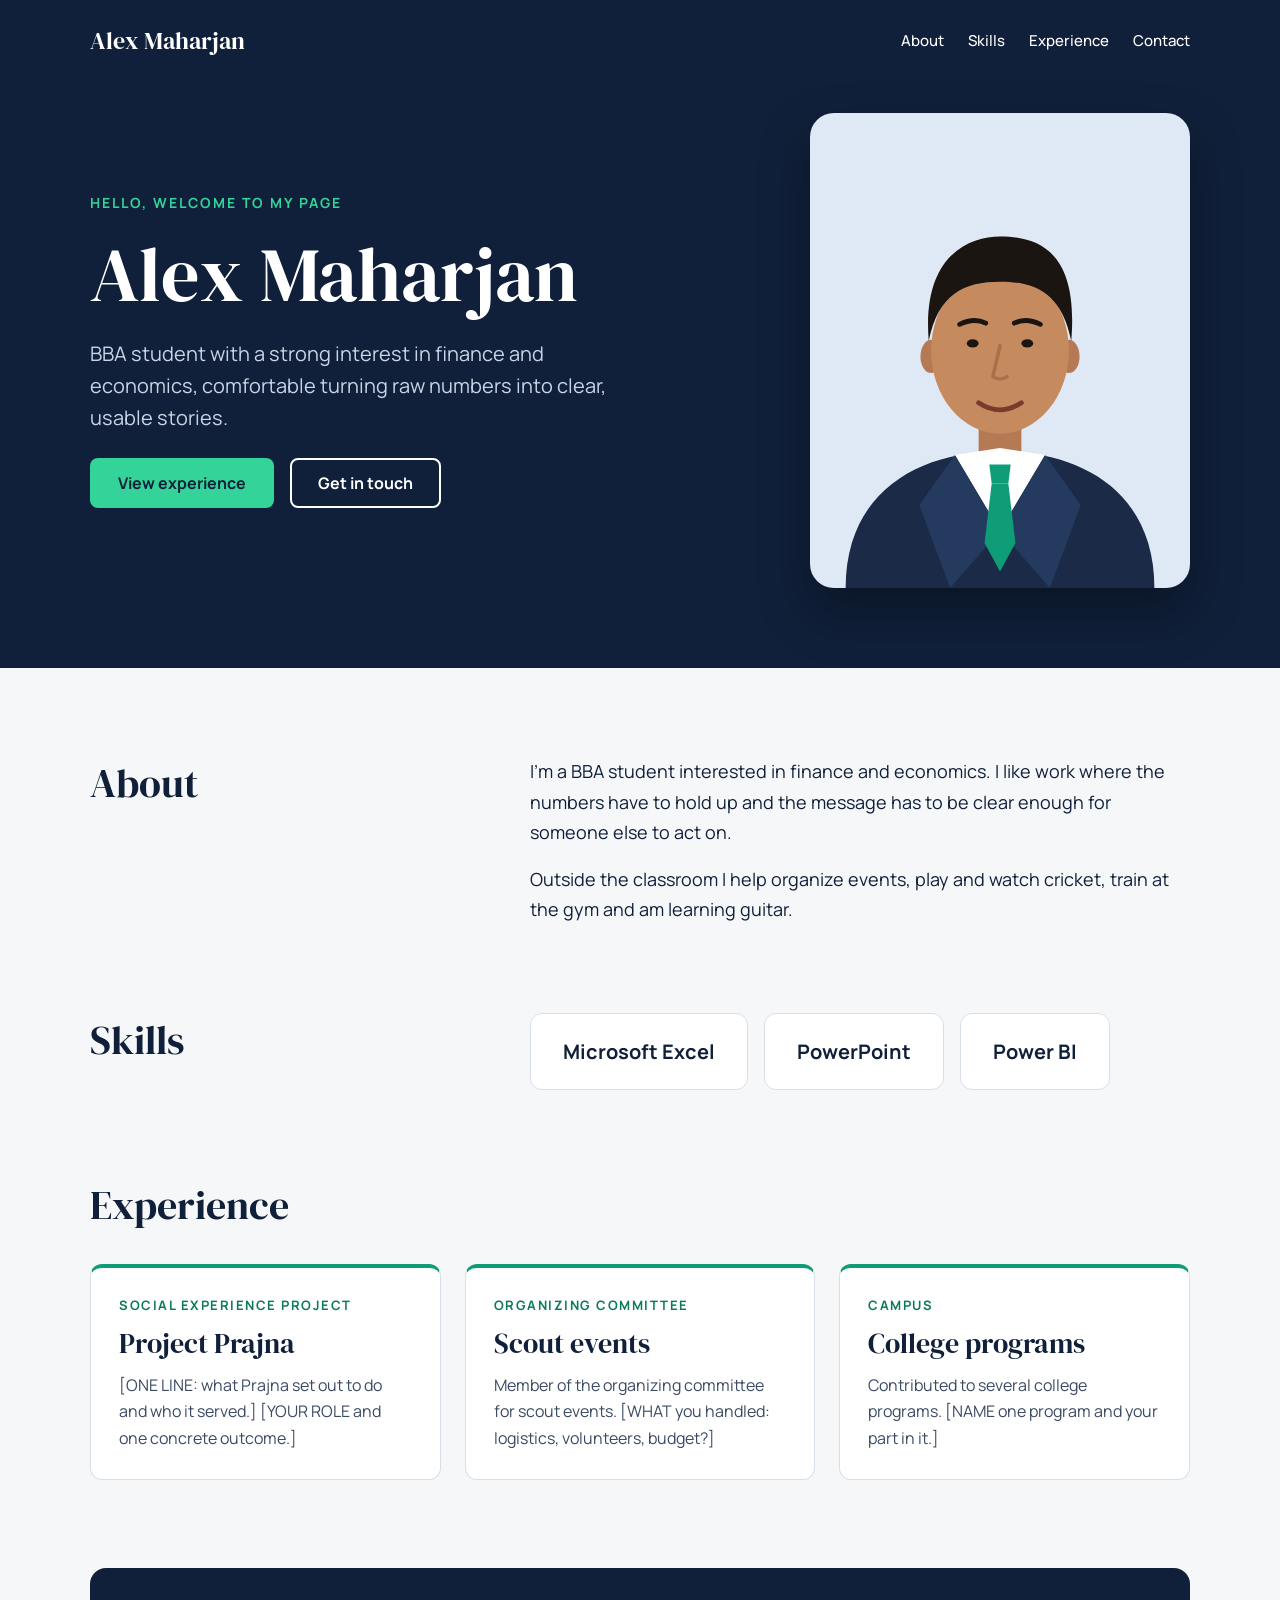
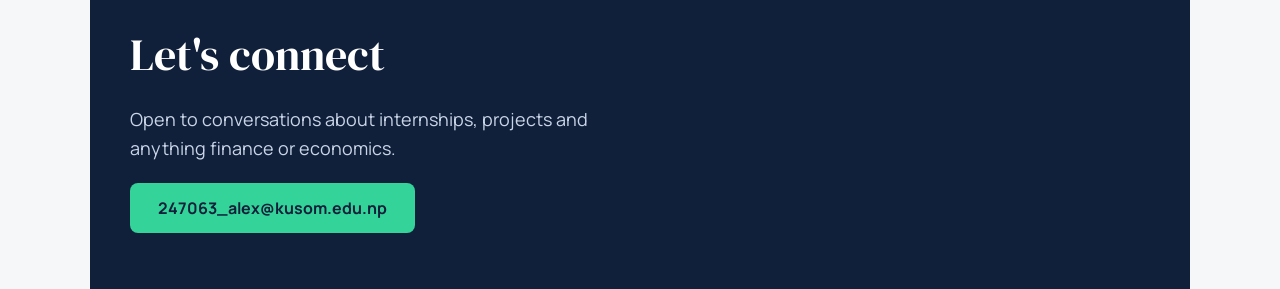
<file: Alex Maharjan — Portfolio – Portfolio.html>
<!DOCTYPE html>
<html>
<head>
  <meta charset="utf-8">
  <title>Alex Maharjan — Portfolio</title>
  <style>
    * { margin: 0; padding: 0; box-sizing: border-box; }
    body { background: #faf9f5; display: flex; align-items: center; justify-content: center; min-height: 100vh; font-family: -apple-system, BlinkMacSystemFont, sans-serif; }
    #__bundler_loading { position: fixed; bottom: 20px; right: 20px; font: 13px/1.4 -apple-system, BlinkMacSystemFont, sans-serif; color: #666; background: #fff; padding: 8px 14px; border-radius: 8px; box-shadow: 0 1px 4px rgba(0,0,0,0.12); z-index: 10000; }
    #__bundler_thumbnail { position: fixed; inset: 0; width: 100%; height: 100%; display: flex; align-items: center; justify-content: center; background: #faf9f5; z-index: 9999; }
    #__bundler_thumbnail svg { width: 100%; height: 100%; object-fit: contain; }
    #__bundler_placeholder { color: #999; font-size: 14px; }
  </style>
  <noscript>
    <style>#__bundler_loading { display: none; }</style>
    <div style="position:fixed;bottom:12px;left:12px;font:13px/1.4 -apple-system,BlinkMacSystemFont,sans-serif;color:#999;background:rgba(255,255,255,0.9);padding:6px 12px;border-radius:6px;box-shadow:0 1px 4px rgba(0,0,0,0.08);z-index:10000;">
      This page requires JavaScript to display.
    </div>
  </noscript>
</head>
<body>
  <div id="__bundler_placeholder">Loading Alex Maharjan — Portfolio...</div>
  <div id="__bundler_loading">Unpacking...</div>

  <script>
    
document.addEventListener('DOMContentLoaded', async function() {
  const loading = document.getElementById('__bundler_loading');
  function setStatus(msg) { if (loading) loading.textContent = msg; }

  const FONT_MIME = /^(font[/]|application[/](x-)?font-|application[/]vnd\.ms-fontobject)/i;
  const MIME_TOKEN = /^[\w.+-]+[/][\w.+-]+$/;
  function toBase64(bytes) {
    let bin = '';
    for (let i = 0; i < bytes.length; i += 0x8000) {
      bin += String.fromCharCode.apply(null, bytes.subarray(i, i + 0x8000));
    }
    return btoa(bin);
  }

  // Error sink persists across replaceWith since it's on window, not the DOM.
  window.addEventListener('error', function(e) {
    // Failed resource loads (CSP-blocked links, scripts, images) fire plain
    // events at the element — warn only; real JS errors carry message/error.
    if (!e.message && !e.error && e.target && e.target !== window) {
      console.warn('[bundle] resource failed to load:',
        e.target.tagName, String(e.target.src || e.target.href || ''));
      return;
    }
    var p = document.body || document.documentElement;
    var d = document.getElementById('__bundler_err') || p.appendChild(document.createElement('div'));
    d.id = '__bundler_err';
    d.style.cssText = 'position:fixed;bottom:12px;left:12px;right:12px;font:12px/1.4 ui-monospace,monospace;background:#2a1215;color:#ff8a80;padding:10px 14px;border-radius:8px;border:1px solid #5c2b2e;z-index:99999;white-space:pre-wrap;max-height:40vh;overflow:auto';
    d.textContent = (d.textContent ? d.textContent + String.fromCharCode(10) : '') +
      '[bundle] ' + (e.message || e.type) +
      (e.filename ? ' (' + e.filename.slice(0, 60) + ':' + e.lineno + ')' : '');
  }, true);

  try {
    const manifestEl = document.querySelector('script[type="__bundler/manifest"]');
    const templateEl = document.querySelector('script[type="__bundler/template"]');
    if (!manifestEl || !templateEl) {
      setStatus('Error: missing bundle data');
      console.error('[bundler] Missing script tags — manifestEl:', !!manifestEl, 'templateEl:', !!templateEl);
      return;
    }

    const manifest = JSON.parse(manifestEl.textContent);
    let template = JSON.parse(templateEl.textContent);

    // Nested page bundles (iframe targets). Each ships ONCE, in the ROOT
    // document's manifest; frame srcs carry an about:blank#<uuid> marker
    // instead of a substitutable uuid. Every document mints the blobs for
    // its OWN frames — from local text at the root, or text obtained from
    // its DIRECT parent over the relay protocol below — so each frame
    // navigation stays same-origin with its initiator and a deduped page
    // loads at any depth on any host, including a file:// download's
    // opaque origins (where a blob minted by one document cannot be
    // navigated to by another).
    const pageOrderEl = document.querySelector('script[type="__bundler/page_order"]');
    const pageOrder = pageOrderEl ? JSON.parse(pageOrderEl.textContent) : [];
    const pageSet = new Set(pageOrder);
    const pageTexts = {};

    // ── Nested-page text protocol (parent-chain relay) ──
    // Page bundles ship once, in the ROOT document's manifest. Every
    // document mints the blobs for its OWN frames, obtaining page text
    // through a strict parent-chain relay: a document only ever SENDS to
    // its direct parent (which, for every document the publisher's own
    // runtime minted, is another publisher document) and only ACCEPTS
    // text from that direct parent; requests from below are honored only
    // for the document's own child frames, and the ROOT never sends
    // upward at all. That last rule is load-bearing: the artifact host's
    // frame-ancestors allows claude.ai (and friends) to frame an
    // artifact, so window.top can be a FOREIGN document — a top-addressed
    // protocol would hand page uuids to that ancestor and accept forged
    // "page text" from it, minting attacker HTML as an artifact-origin
    // blob document. The chain never touches the ancestor: requests stop
    // at the root, replies are origin-addressed per hop (never '*' when
    // an origin exists), and both directions are origin-gated (on https
    // a foreign sender's origin can never equal this document's; in
    // opaque contexts — file:// — everything serializes as 'null', where
    // an embedded EXTERNAL frame still fails the gate by carrying its
    // own real origin, and a sandboxed child of such a frame is excluded
    // by the own-child-frames check plus uuid unguessability). Shape is
    // deny-by-default: one request form, one reply form, no error
    // replies.
    // window.origin is the SERIALIZED SECURITY origin ('null' in opaque
    // contexts such as a sandboxed preview iframe) — location.origin is
    // computed from the URL and stays 'https://…' even when the document
    // is sandboxed, which would misgate every opaque chain.
    const OWN_TARGET = /^https?:[/][/]/.test(window.origin || '')
      ? window.origin
      : '*';
    function trustedOrigin(e) {
      if (e.origin === window.origin) return true; // https chains; opaque==opaque
      // file:// trees: Chrome serializes the file document's origin as
      // 'file://' while the blob: documents it mints serialize as 'null',
      // so the two legitimate shapes can never string-match — accept the
      // pair in both directions. https origins never serialize as either,
      // and sender identity (own child frame / direct parent) is checked
      // separately.
      return (
        (e.origin === 'null' &&
          (window.origin === 'file://' ||
            window.location.protocol === 'file:')) ||
        (/^file:/.test(e.origin) && window.origin === 'null')
      );
    }
    // Non-empty only in the root document (nested bundles ship an empty
    // island), so it doubles as the root marker: the root answers from
    // local text and treats a miss as authoritative — never relaying to
    // its (possibly foreign) parent.
    const isPageRoot = pageOrder.length > 0;
    const blobUrls = {};
    const resourceBlobs = {};
    const UUID_SHAPE = /^[0-9a-f]{8}-[0-9a-f]{4}-[0-9a-f]{4}-[0-9a-f]{4}-[0-9a-f]{12}$/;
    const pendingFrames = {}; // uuid -> [{el, frag}] awaiting text for own frames
    const pendingRelays = {}; // uuid -> [childWindow] awaiting text to pass down
    function mountPage(el, frag, text) {
      const pageBlob = new Blob([text], { type: 'text/html' });
      const u = URL.createObjectURL(pageBlob);
      resourceBlobs[u] = pageBlob;
      el.src = u + frag;
    }
    function deliverPage(uuid, text) {
      const frames = pendingFrames[uuid];
      delete pendingFrames[uuid];
      if (frames) for (const f of frames) mountPage(f.el, f.frag, text);
      const relays = pendingRelays[uuid];
      delete pendingRelays[uuid];
      if (relays) {
        for (const cw of relays) {
          try { cw.postMessage({ __bundler_page: uuid, __bundler_text: text }, OWN_TARGET); } catch (err) { /* gone */ }
        }
      }
    }
    function ownFrameWindows() {
      const out = [];
      for (const f of Array.from(document.querySelectorAll('iframe'))) {
        try { if (f.contentWindow) out.push(f.contentWindow); } catch (err) { /* detached */ }
      }
      return out;
    }
    window.addEventListener('message', function (e) {
      const d = e.data;
      if (!d || typeof d !== 'object' || !e.source) return;
      // Origin gate first; the structural checks below (own-child-frames
      // for requests, direct-parent + solicited-uuid for replies, the
      // root's never-relay rule) are what hold in fully opaque chains
      // where origin strings can't discriminate — a sandboxed root's
      // FOREIGN wrapper still fails all three even though both serialize
      // as real-vs-'null' rather than matching.
      if (!trustedOrigin(e)) return;
      if (typeof d.__bundler_need === 'string' && UUID_SHAPE.test(d.__bundler_need)) {
        // Requests are honored only for this document's own child frames.
        if (ownFrameWindows().indexOf(e.source) < 0) return;
        const uuid = d.__bundler_need;
        const text = pageTexts[uuid];
        if (typeof text === 'string') {
          try { e.source.postMessage({ __bundler_page: uuid, __bundler_text: text }, OWN_TARGET); } catch (err) { /* gone */ }
          return;
        }
        if (isPageRoot || window.parent === window) return; // authoritative miss
        const waiting = pendingRelays[uuid];
        if (waiting) {
          if (waiting.indexOf(e.source) < 0) waiting.push(e.source);
          return;
        }
        // Never-answered uuids would otherwise accumulate forever under a
        // request spray; past the cap (far above any real page count) new
        // relays are dropped rather than remembered.
        if (Object.keys(pendingRelays).length >= 128) return;
        pendingRelays[uuid] = [e.source];
        window.parent.postMessage({ __bundler_need: uuid }, OWN_TARGET);
      } else if (
        typeof d.__bundler_page === 'string' &&
        UUID_SHAPE.test(d.__bundler_page) &&
        typeof d.__bundler_text === 'string'
      ) {
        // The shape test is load-bearing beyond tidiness: the solicited
        // check below uses the in operator, which matches prototype keys
        // ('__proto__', 'constructor') — an unshaped key would reach
        // deliverPage and throw, painting the error banner.
        // Text is accepted only from the direct parent — the document
        // that minted this one.
        if (e.source !== window.parent || window.parent === window) return;
        if (!(d.__bundler_page in pendingFrames) && !(d.__bundler_page in pendingRelays)) return;
        deliverPage(d.__bundler_page, d.__bundler_text);
      }
    });

    const uuids = Object.keys(manifest);
    setStatus('Unpacking ' + uuids.length + ' assets...');

    await Promise.all(uuids.map(async (uuid) => {
      const entry = manifest[uuid];
      try {
        const binaryStr = atob(entry.data);
        const bytes = new Uint8Array(binaryStr.length);
        for (let i = 0; i < binaryStr.length; i++) bytes[i] = binaryStr.charCodeAt(i);

        let finalBytes = bytes;
        if (entry.compressed) {
          if (typeof DecompressionStream !== 'undefined') {
            const ds = new DecompressionStream('gzip');
            const writer = ds.writable.getWriter();
            const reader = ds.readable.getReader();
            writer.write(bytes);
            writer.close();
            const chunks = [];
            let totalLen = 0;
            while (true) {
              const { done, value } = await reader.read();
              if (done) break;
              chunks.push(value);
              totalLen += value.length;
            }
            finalBytes = new Uint8Array(totalLen);
            let offset = 0;
            for (const chunk of chunks) { finalBytes.set(chunk, offset); offset += chunk.length; }
          } else {
            console.warn('DecompressionStream not available, asset ' + uuid + ' may not render');
          }
        }

        if (pageSet.has(uuid)) {
          pageTexts[uuid] = new TextDecoder().decode(finalBytes);
          return;
        }
        if (FONT_MIME.test(entry.mime) && MIME_TOKEN.test(entry.mime)) {
          // Strict artifact hosts allow font-src data: but not blob:.
          blobUrls[uuid] = 'data:' + entry.mime + ';base64,' +
            (entry.compressed ? toBase64(finalBytes) : entry.data);
        } else {
          const blob = new Blob([finalBytes], { type: entry.mime });
          blobUrls[uuid] = URL.createObjectURL(blob);
          resourceBlobs[blobUrls[uuid]] = blob;
        }
      } catch (err) {
        console.error('Failed to decode asset ' + uuid + ':', err);
        const blob = new Blob([], { type: entry.mime });
        blobUrls[uuid] = URL.createObjectURL(blob);
        resourceBlobs[blobUrls[uuid]] = blob;
      }
    }));

    const extResEl = document.querySelector('script[type="__bundler/ext_resources"]');
    const extResources = extResEl ? JSON.parse(extResEl.textContent) : [];
    const resourceMap = {};
    for (const entry of extResources) {
      if (blobUrls[entry.uuid]) resourceMap[entry.id] = blobUrls[entry.uuid];
    }

    // Artifact-host CSP (connect-src 'self') refuses fetch() of blob: URLs —
    // consumers read these Blobs directly. Survives the swap like the error sink.
    window.__resourceBlobs = resourceBlobs;

    setStatus('Rendering...');
    // Page uuids have no blob here — they ride inside about:blank#<uuid>
    // frame markers the pass below resolves after the swap.
    for (const uuid of uuids) {
      if (pageSet.has(uuid)) continue;
      template = template.split(uuid).join(blobUrls[uuid]);
    }

    // Strip integrity + crossorigin — blob URLs from a file:// document inherit
    // a null origin, so crossorigin forces a CORS fetch that SRI then rejects.
    // The manifest bytes are ours; SRI protects against CDN compromise, not this.
    // appifacts: only on tags now pointing at OUR blob: URLs. A reference the
    // bundler left live-fetched (an absolute x-import, a runtime dependency it
    // could not embed, an authored external script) keeps the pin it was
    // written with: that fetch is exactly what SRI protects. (A crossorigin
    // on a parent whose child carries the blob — <video crossorigin><source>
    // — is left alone too; the attribute is then the author's to drop.)
    template = template.replace(/<[a-z][^>]*>/gi, (tag) => /\s(?:src|href|srcset|poster|data|xlink:href)="blob:/i.test(tag) ? tag.replace(/\s+integrity="[^"]*"/gi, '').replace(/\s+crossorigin="[^"]*"/gi, '') : tag);

    const resourceScript = '<script>window.__resources = ' +
      JSON.stringify(resourceMap).replace(/<\//g, '<\\/') +
      ';</' + 'script>';
    // Inject after <head> so the DOCTYPE stays first; prepending the script
    // would push the parser into quirks mode. DOMParser always emits a <head>
    // (synthesizing one if the source HTML omitted it) but may carry
    // attributes through, so match the full opening tag. slice() rather than
    // replace() keeps us clear of $-pattern substitution in resourceScript.
    const headOpen = template.match(/<head[^>]*>/i);
    if (headOpen) {
      const i = headOpen.index + headOpen[0].length;
      template = template.slice(0, i) + resourceScript + template.slice(i);
    }

    // Parse the template and swap the root element. Scripts inserted via
    // DOMParser/replaceWith are inert per spec — re-create each with
    // createElement so they execute, awaiting onload for src scripts to
    // preserve ordering (React before ReactDOM before Babel before text/babel).
    const doc = new DOMParser().parseFromString(template, 'text/html');
    document.documentElement.replaceWith(doc.documentElement);

    // Resolve page-frame markers: mint this document's own blob for each
    // framed page — from local text when this is the root, otherwise by
    // asking the direct parent over the relay protocol above. An
    // unanswered request leaves the frame on about:blank, the same
    // degraded state as a refused embed.
    {
      const MARKER = /^about:blank#([0-9a-f]{8}-[0-9a-f]{4}-[0-9a-f]{4}-[0-9a-f]{4}-[0-9a-f]{12})(#.*)?$/;
      const needed = [];
      for (const el of Array.from(document.querySelectorAll('iframe'))) {
        const m = MARKER.exec(el.getAttribute('src') || '');
        if (!m) continue;
        const text = pageTexts[m[1]];
        if (typeof text === 'string') {
          mountPage(el, m[2] || '', text);
        } else if (window.parent !== window && !isPageRoot) {
          const had = pendingFrames[m[1]];
          (pendingFrames[m[1]] = had || []).push({ el: el, frag: m[2] || '' });
          if (!had) needed.push(m[1]);
        }
      }
      for (const uuid of needed) {
        window.parent.postMessage({ __bundler_need: uuid }, OWN_TARGET);
      }
    }

    const dead = Array.from(document.scripts);
    for (const old of dead) {
      const s = document.createElement('script');
      for (const a of old.attributes) s.setAttribute(a.name, a.value);
      s.textContent = old.textContent;
      // text/babel scripts with a src: read and inline. transformScriptTags
      // does XHR against the src, but blob:null/ from a file:// origin is
      // silently dropped. Inlining makes it a plain inline babel script,
      // which transformScriptTags handles unconditionally.
      if ((s.type === 'text/babel' || s.type === 'text/jsx') && s.src) {
        const pre = resourceBlobs[s.src.split('#')[0]];
        s.textContent = pre ? await pre.text() : await (await fetch(s.src)).text();
        s.removeAttribute('src');
      }
      const p = s.src ? new Promise(function(r) { s.onload = s.onerror = r; }) : null;
      old.replaceWith(s);
      if (p) await p;
    }
    // Babel standalone auto-transforms type=text/babel on DOMContentLoaded,
    // which fired before we swapped the document. Trigger manually if present.
    if (window.Babel && typeof window.Babel.transformScriptTags === 'function') {
      window.Babel.transformScriptTags();
    }
  } catch (err) {
    setStatus('Error unpacking: ' + err.message);
    console.error('Bundle unpack error:', err);
  }
});

  </script>

  <script type="__bundler/manifest">
{"c6a8121e-6fdf-4c38-ba8a-d8e5f6955ae1":{"mime":"text/javascript","compressed":true,"data":"H4sIAAAAAAAACqV9aXfbNtbw9+dXUJyMAlgQLTlLW8owJ02cNm2cpHa6jaw6FAlJjClCJSEvlfTf33OxEZTkLvOensYiAILAxcXF3XF46H1z+u70/MXH01fepORzL0265bIQ2ZwdVmVyeBCIyut6KfcKLjyWZiLwztl4meWpd5uJmfdpvCw8+RyI6pOHKsY8MWPeIk6u4ynzzk9fvDo79Sa8lMUVX5YJ6/Iiv/dKlmQLhoP/85cV8ypRZonwBwhherK6iUvvXND3488sEUHKJlnBPpR8wUpxT84ERYIUhGF6UnhZ4YnoXMiSFSuWc1bG45yFrR5JeDHJpkv7fFtmwvy+ifMlC9kGh2JYjCgjH+tOz6A3cb9gfOIVLepX9/Mxz/2o6Ph+CE0Gk2WRiIwX3luEVwkvKuEJepsVKb8NzlmciEE2QS2Bxazkt17Bbr3TsuQl8mv4hp7b3ssqCeL4Js5yGKN3z4SPByUTy7LwxMZ+8aN44JOv3p/906++en/2lx+GpXhBEQqCQGB68hbhIClZLNhpzuasEKrCBYlAwoywoCL4fcnK+wuWs0TAWO66aeJjOdIC668UyzwfqDfY7htVUmYLMUxjEXfTpKseRz4mq0XJF1VYkkXJbjJ2G/IN/RqxKJgy8UKIMhsvBUO+fFE29XEUwbfM9FaCzRd5LFhYBFlRsPLbj2dvyecqZO02CwS7Ey95IVgh1mvfJ7tfq1dFNCZ9eAyzRFF4WQ1/Oxkd4OjkMGB3LEHiz2eex5V4U6Ts7v0E+ceH0MuJAhajlHb76zU7hqGm7G5PDyUVQZVnCUO6TacY9kZBzoqpmBGGSUUBKV69P/sQlxUrEQ4W8ON1yecXosyKKRLEh2kfzsQ89/E/XYnMwiaHlaj+l5UoAf5Vu109AH/3GzX8vwbwK+zXHarW8A37AjxsBjkTXjEQ5f2qoN9dvH+nYIAE3iSxSGarv3h/I9dvvXboA5dkyl+vX5RlfB9klfyLCvyXYzErX5CSsuCRrmy3ded1EbVfiepC1SOnq81gwkukOqs8PvE04bxm9xViGFfD3qhFqf/Ib7cRH1YjyobVyMJeDc99h2ONNRFvDrt0YP5B4rwEJ5UrpIGasoSn7MfzNy/5fMELoBGFAe5GfRIVQbXIM4H8Qx8HC75AeL32zzkXPg5KtsjjhKHDyyBNLgNAxUdr9Td6dEh837aVxOmVoJ/+z/M8L6iSrnxzxvOUlatxnFxPS74s0jDhOS+78+wOZYVXldMxSZZlyQrxEiq8L/9NRBkX1SKGMjyQ3XnemJcpK8P+4s6reJ6l3l9086z3Z/10yzjNllV4tLgbjPldt8r+yIppqCvH/G7Ab1g5yfltOMvSlBUb+fp/rtn9pIznrPKqpFvNsoKtev92Jtdd8CqDBQn7vd6/YRAb+LG3ha5XPQNAAWawk0XJ4nlWTLeBSP68ZVYIVi7g1zyrqqyYruynSpbHIrthFgh/ezWe/SkU5cuh0+DvTyYMx2zCS/ZPJ2XeA/oO1Ch8/NgMyk43Hlc8Xwo2yIqKibA3WHDZT5fdsEJUYcGLfaDIs4LFZXcKuAEb5ateyqaknI5jdNT/gvT7X5EvvyA97B09+7cufvoFOTp6Ro76fRJ89Qx7T774974Xnj/5N979IGAdC58CogCSDOIim8dyAga5vH7wtPJYXDEvKyZZkQn2DyBciFk3mWV5iorOV0CJthrg/3kN9va808z2v6pn9gDo/xlN2OwjMV0G/NVqEacpDPHp4s77cnE3mPBChP3+4u6wHzz1lll3zgteLeKEEfvLDEih81+M5YttwnLLy7Q7Lll8Hcp/u1BQD3F3W6ZZtcjj+zArAOO645wn14PbLBWz8IjNBzOWTWci7LP5NhEy47xhpciSOO/GeTYtQjibu2MuBJ8PHJgqPHz2jJj/gyd4sENGZasegf+CZ/+YSu4QANPBsmJlt5LMilzzffBYFiWreH7D0hWsUncSz7P8PnxgjWQTuWOCL5+x+T9aswcPg7+Ngf3tHpoQerK4s1RII2DPe7K4q6c945WQf+PKYOo2da4b53yaJdvNLFUTfBECaudsIuSPP7qSwwyP+k+/ePrlk+dPvxjM47uuQqnnvWS2Pbbnizuv34NVrQHwr3Gv1zvq6SX912Qy0Xvn6G/tnSY8ni7uBrezTLCubBQuSta9LePFPkqspn144J1lMOHK+3D+5t3Hq69fXJy+ffPu9OrlxQUIlvFiUR3esrGXsuS6W4l4yrrsbsFLAXLx5fKo13/qXTO28MZczPSo4MXqvkg8kLhyR6L2SjaNs6LyYiUxe5Vgi8A7OFTn/JylWewtyqwQ3kr39Z8FCNErbx6X06wIvV7wLJkPvI2ultItI56Uar2Vp2hBVlRZykIvvuFZWjf+F4yEc0HsL+/Eoom38jQN8OKl4PVbB8Q7sDQbfsYTwUo7QE8NWJ3K3Tj9vKxE6LE7EIG97i0bX2ei+3AT2wsgRVryRXeS5YKVoQer5LWyOQA7LpzO/rKl7dOeAN2UAe3zul99VTX6dFosS3VYeEGv16/+or9MMNW8m/BlIUKv/0C3kyzPu3MOqwEY8hfdAoUGLBMs9MplUcBh6PYriUG2Nd7evsGq1YN/P5H3gvpwzpIxT+9XhtLD4a+xqrexqGF+nBi8cNtv/FrI/ywVLor7Z7QIFrGYFfGcSTEAJCSHeY8eHWaBYJVAbwRIIxjEBCZF0R/P3yIRjOMKxIX1WkkDuqumxADSBsO18PFGCh/Qk67fI3VsiXSecISXP+QEaMqTJWgxjOzO6FuQVuQU2F4R+y3ChNPPAhUk54lcBDwQwTwur18zkcxYijgmIqiYABnlXTxnqiBO+UJIwTtFHKRxrYm5uoIjCfRi1Xo9gS6Q6TiYlWyCAzFjBbqiJ1cBv46upFyMcOj7dY0e/[base64]/VY0lQLcdVEKcpSjFR7VVRynImGErxZkOGIwPTpfraGZvzZu8NEX4KR0gSSLH8jIl4vV5tDLTm1KmIguF0FIF+NF7mYjBvUQo03+u12ygdTkd0js32STdk6LxphX/vBcrJKgiCJQmCQLV4f8PKMksBH1ebjYHvhILq0bw20WsGOB65DygDCb5IWYleoBjjcOI+kgwTLsV2Jujhb8MX3f/G3T+uHo30r173q6tHo4ND8iNUd6PLtIMug8u0g6NHh/UKvlLUx+xZrbwqcCDKbI6a21dqz4a9EaXUR367zYZMKze6fVmI/Xb7G0mZ9Nygd6Y1aX3S7WNsd/9raAc9lubrnLrNe6TU6jnQtrk1urxTBnyhv4/xoLrNYOdBIV4lccV8GFGoB8IppdVAFrfc4pYtbjauBhoVnJaV1FgZALR8PclWY5LY6hh9US6ZbdSzxZM4r+ryvi0HQuM3CCXUwGiXhdLbp7b6R6GOAYajd8v5mJWI4dAsxgk9arfNOB/[base64]/ab3eU37422XaOVSjqMwoSlpGwbBSI+jQfqeqB7Gxq6E/PPQVHlS0TzLKO301zMwOs92uTnoDuSrFMDPvVM6qm+IR4F/V7ZJK4Z/k9QdZpwPbu2pBmR6hOQ4lkaxnRTKM9ehzAF7W6avxmompxSkldf6Z+lXSTeI5y7s++VlIbu2CCeTHXjwel97YG6eZN065Ny69JBPMA/bLS1nupZPCY3Mv80DWuR6nIL1ce797lVfF84VXzeM896pFXEij37W0/fFi6lXLsVctF97SgxHcjkvfKIk9H2NSCLrS0j2MrYxvtbDvE2XVM6XyyScC+N26EJ58IoB/qAvhySdiwnndqXzyiSjrktInwnkLXpk5nfgkiReSGzdl+tnfkNJaMcG+elqIMmMV0kVMPxYCUG6B0FCQYoTpybAgYoQxeeQCPs/57etlnl8kJWOFF0shE6S11zxZVvLXhzy+95IZS64ZaKsLUfK88vShAH9Z6aVZBQBKzY8PWSKWJXtT6B+m/JzNuWDQI4hcYMKdv+M/xXkGXKSntENeJtj8IuEL5uWcL7z5MhfZImfefClY6hX8jKfLnHlF/SJfsMIDSad6I3VRXsni9L0yCP++zEqWeiW7YcAmexX0nHoVi+c5qypPrTdLm4jxu6ArXiR5llyHPi9ewg+f8CKZxcWUySL5C8qyYrEUUPQGfkBJtRzPM1l0IX9B2TW7T/ltAYXfs/tX/LbQpcuFLvtxoUsWJasqXfgBfkP5nC8rZno4gwfTh6xRvchy1Y8sZaCksBWn8GTrchbfMFv3Fp6gbgILD8USA6BknC9lH1/nS/[base64]/R5XqpVDleh2gxi4C1NgVgBoDXKgwkLVKETuAF6bEjsK20UOxLfR4bL1V1zRavTGlEhJWtWIAaAugtw35SdBPKAqHv534j0drf/ibPzrw14+Hvz0eHTzGB5/It4pUn7Pp6d0C+cforqvUMus00b8w8js/iY6PD0984k8zHxOuuqWXl9WB6VQ+6J7XFEUteB76j0d4PfzthI7ga983v4aOW91uNzpZw9/h5WV1eXkxOoi63VZ0gtfoGClT/VoK1mvY5HHJ4rXIRM4wiii8cngywn6Hi45/glHdx/Hl5eHl5ROnkXRpOMHr42Hc/eNF97+j4W+q5mC3JzPP/wp6SBtzrKeILiuMoK9RZyi7s6Lg6AAGd1kdUHw4raW/7xrOFoyeMGsz/q8gqCScVJieAKOkxOGoDHnn505Vm5blhw6nJKMnftfvZIHgb/ktbLWKIYxr/xf7yveCIEZk3yTD9KS0wnbEQh4ViONOFhYgRta87S9KS0Xrbr4VBBWEkRLTE//Y77BO2fFPjg/hl3/iY+I2PjyesXzOBLqs1if4cJoR/[base64]/sd6Xq057urvFziCF4uwqOdQNTC3ofRhYNMUhrEZ+LiWDplSHYBPUKi0bOVxb1cac3QQVhFSDPkOtCIe/og4HtkXShB51AtWRHPcPJruXFY0qg4uV5crNLysLi9GnQhfbi43l9XBIyUwuQLdsD+y0gU9eYVKkNLlQmZFki9TViF/tapnDJ5QCg6Hu584nGKnM6b4Zr3h2/0Ieuc4inw/5Dj4zLMC+b6ZFqjcHKT8QbhYKfEDvl8uQdsJMjEULUouOPjj+FGrHx7+hqKw29WUD7RV3VFnrXBP0azu6AA/sigohSnB6OFv0vfJ+nJ0UVJV61iIEndR0MGucouxBsSZ9RwzaxOtrrMiDQGu0ikqLIZHo41yKYLvFcxKDUPts+UTrVQlfp4V1z7x50zEPvFB9+4TP5PD8olv/rL5mKU+MV5HxJcWhtwH/zClN/aJr8QnaV2ArqSE5atjF6orJurnOVdnrR8vFrmsUJCQPwtuvnc3X/gjR1dbsnqNWgULZnGFxNZerFeUu61R6/C3rZWpF2a9bpIRXgAZkStelUnKE7P+Cmz6IcnjqjIPWWp/[base64]/cEuxSXxWUJh5i0Fe2qxls96bJnzhljkWOwpcWiCg8P08RZfaAVQVbcgCgvLXVAGhOe1/SYUvlmaPSPqht/vS6ManIeZ7ngtoEAyQNHrV7YKtrtUu0CEYd+u61IZpjN4ym7PERRq7qZYmNJZI6XYNVRM2xa+1p9x9qXM8dVUXID2ntTbnDADN9VQO4BVdMI+Ie0KWlLgGUETdNSqiq5hC13fUzZlkHyD7ASIkakJ6z8d2PUlJk0WdXtsj/YybP+Ubv9R5DkLC4RJubtCpPKnNuZ9LWEffiHXM6zeFHvicxwUK2mo6rAeyZZ0OFohz1RbzPr/coe9n5l2/rilQhLcgM+2mygXy9bYEAAS4C/[base64]/TYNTBl9UB+ecFl/jRYVbvi1QvtFpbu417egX7pqDvUA5RYxpYS/QJrtw5a3uYdfDWAtYsrt7fFigRROAoEUMxChXpkFYz81osaUJtdJwYFtAYYrYMkI+QNqeVw/[base64]/3Wfe5AcoSTc1iXdMUHtzG17qxMthMu3R8eL2Br81pj1xQZRKCUVx05yfQcoDhk8c8mtNpeEGnZErRvHOBD48Gzgflns3BSo7ATH5wGUhjeRSyYbcziqTJXKlV/i0lkowsofG/0LDX/SruTkarJ5u1/f3U+f3c+f3lRr76DT188COuZmbBkF5YypSsrndLTb5tcENRl1lBvYOKrsAHNfdlwlIAqWsWLqO5UFuCAzKbh0p5oLTbObYOMdnwaNQUF0hK851CeHFJKU3X69ZyvW6lpocp/d1sngx2F9EPuXyodR0Tgaa4g5brdWp3RXncj0RY6DM9oct60LF9UINO2u3YQGHOUAKiXQz/MINZE8q17P0NJle0sg/w+qTdvmq3J/owoZReGRcDCwiu2c5vAACVfZATr99LrV1yqSkBmpI5pidTqBzOR1ixUVPq+3bbzGlvMD82vQzmyp4+7dDlcD4i8+PJ1mAu6AQqbugV/BlLR4/eZaplswu8XjdLbvBg2qHjCOB5Ed6EE4HsolzYFbmB5bCwn262V8Ei6e860G+1jXV1k4mrGdB4Jze0FDSQOOizp/gQ/qnfmTPTr6HbKfRCOPwtAIETeuJ08gglh0fPnuED+CcQXH+m/xxc4FKp5UZHxO9Jh6uyXqKn6zV3nqKn4RNJyHLq/6tek4T2BslxNkg6HZx3aIV+R+UwGUUReGVz+4vVqk6H80md6SPDohzTp5HVT2nxB3SvHYZDqxYKgsMpjqLhyNZLzvdNAUda/7krq/+0Da4hWKWHo4EymLf6GvEzU5ZTyZ5annQFXoJhokM54w2fDCEWMYhNwFk1kjQokRJc0oXm/nqdGCEDRGixyP2aT9V+FH7K537tnsYYSjBZ0tbVen0VgOpFqxJBiGGolFwfT+IcfP1GICDbJzy4areX7TZqvhf9INCVdLXCIWfmJ263M8WxKv2OekdpeFQTMmUC7CsfUIw3WB4iE5pIAuAK5T/jdhtN6I9QKhV8P1uHI0wmUi7LtGM7+CfQeGAgsNnuSqk/QLhfcc1NB4uKLVP+ElQh9gvPMYmVm5Ttp2gZSE4cPV8XPFJaCszGQgKeDc2vxmUWS2XDZFcb4WNs54ex9ZOY1PoZPNG/YAn8ZosJL2U9KFZe89Kp3VEH4Qn9XQwno/UaHjsTdWg4yumOmf2T7WEoCzycdTUuSEWRtDq32614S/XZbrdYwOfgNCiAMilYD31tun+pO5Quhq3eCKhJq1eD23w9ho/[base64]/vF4Do73jKgtO3p2en7z5evXv/6rTdzkFbsR0LrCkw0Wdf2elgxzrlJaB0yAOpJ4UuK5yhBG8wYoFWtGLLKX6uC4k8bRHKSI7pCVcmgoTEmJ4kKAOnVpIDubLwq4Krq7goODgBp9SZMqlq4H1WsFOvqJOmHtjIHHdXTMpuOFDhCfKEVKjhHH1XtcApdsD28fQXBTPDD46ZVlXWbVt7QLw/pFwGFot4ChRoi+V1tXZV0gXKGN2r4YemMJv40a1bZml2dLrVVJkZ/Qh8tKXRkuk6a//2oxv9zlv1V1EF6+NUb7rplk8gElFwdaUDDCIfd/zLnt8pBjNF5xhoimZC+mEzDHkfKp6z4DYuC+QP6wicked3Gl3ViN7xQ8/vFC6DMm7aYSTwfwJeAzS7ajdvG7CMnUIL6u12o4nnYxn0HgLxrUlA8XeMXdaq/QJBCobXZTyFvUpW1+w+rDbgvK1tYQrrpaIO5e2+Fd2zgZFDwEaW1T7stZmcA2hsIOY7fhu9QD546vnqOzmxx6p0dVNxdV4dZ+hvSGaUFKGlLmAYimCh9mx/sJTwsgvn7d/+WB3E52+Iv1p50oAvv9rxvc3GxyGaCsT31XkFiDWe6cAEcSkXdZZ6ceWx+ULc+0ofi0OAdlZJ9zVDHxO8rexMYPC765JvSIJDADD0ZbWmCaX+mPOcxYWvEOLvzNzfGDKZYLxxEfV+i6x/QGIr8UKeVUKGzftg/9iujStZB758PuHUcuzb7STX6Ia/yugn+W7PJ/0eUF1FJUFb+eAQDEbnRNHkleJjGcrroIQGdCewvZMd3JxQftKLVBMuCW6OtCI+HI5CNDFH8lSghDxWJM6DcVD/cSfrPPZt8pPCi6EbDz3u6DWadMDDmkzoEBRm+xY33pCJ2nFXZNmI5QiCICfDchRekUfKA3q5qcMtdntabkiletKyNkpJQuZYLXO9zrd/[base64]/SsIRiXokLGFRYRXOBKhnFo1lJh1lNyRSY1ayOTJqiWPIpqTr1P6hEL6u5ZYrnNVPcbmumNa6qbFqgJZk7sshymI7o3GhwEquUQsvAGM1polAmJVNMT1I5zSmWe7UI7JIBO7B099DpX+4h+24XPLa705yP47wrXZHrnfUnr+3DP4OX/l7kgO/40tj1T4YCLi47aFYm+z6vsUMPoKJcn4gR32+SBmtTZcSIaljVRq3Q90lOx/Tk8DJAn6u7tajuMLqM1v9aP7LG2TGO/M/VnR/6nytfhuL92WaJ//fNMqGx3Syx3ixXNGnp41YfAM39s6z3T6r3z527feZUWBwzoUm99brVAvNLMyORsalHasMB3C4o3+IJYUNUFoFbF0p/OnaknGuQcio8pkWQ8zg9vROsLOIc5egak2syNgF4NxSNyXW9k2/pGFos6K3iLwAhNIdwWxv9toYDjRbmNIL+yG3d44LeIEbGmMzoYr2+QSX8vqet2Xp9oRiVRVQEmncy4/xGYiXKyAKHO5UoIzNMTukEKMkEjS0lIXf0KpKU6HaL2wHy073TDh4GTcKEyKUPT9drm8zCeNtU/mZTi9j3ZnO/pBeRXVvvE2yhT14i5TwZGxFnhbdaSQ7w6DmwhpoXnKuYhR/P31ZeXLKaV4yFJ3kjD2SJAeSb8GIvl97FOTT3d+evErBJILyDMOn67EVy8neRAkd4S6Q2c+ZgJ5HJGMKXG7uYd8AiQ6gtuSPvcPhOI8Y5vYtWm1BBUyW4OgP9aU2rX5J3QKuXUuR8qRyVDLlar5sFkA1MrakM7DD1ikhtOR2+p+/QWKL4e4cJQGe01cPkZfMYeG+PgfcPHwPn5L1zDJwPX47oe1AmnrXb18BXgNruwuEt6rX+34Ar+Yu98H2Jw5fmAJrXB9B5fQDN1QH0krzD9OSl3Evv4ABye3mB7sk5xqH665xDF1vCZZLzgoFMj1o9VwXCgThsBWK/yHPkH4CCUjoROApvG/zGd0in2wwi1gqpnq5lUKvz0AqeZ0++7FtrAngs8GMTgTngnQ4uKSqPj5/hTtlhQTKLy5c8ZS/Aa2Xds35K+oWOH/gdVJ6cnPQcS8eT50oBcFerBbW3oif3umf81D2+UEn2wF1dBwHBRr6JK085Lno3Wcq4Fy/TjDeDg64Z9cOCC+R3QGfzsxhpp1ACMj/2yZWgh91VjxxtTDCyG4vcHR0c3pMX4IWAonDMZvFNxst1d87/6I6zAjKbSAPpWNDDoaccri4nI8eb86XjeuT7hNEeKWmPcK2/VQ4ejSBGdlypiECu3sspUxX5cdVuj3UQrRjmIzzAeacjVUPDXEYJHoLOeZjreM8Da8WAQ9Y6ER8c+iTvHIF0Ex/3oiqMO0eDomOzBzIywYTRSb0ROW31yZWTn5DmVptwJdzUhgnWEkLeSbajMwd4Jf/GzXlAMDqOzTximanuUIakxp2+fDrwtfXcHPtbk4k7R3gQ04mczKRztNE9yVhqC4MJ/VUgGBRuTjbHHfSCqdFMcAQtQgmA5hQsMDYbY5gyYbuZCVnOdLyyWTcT8ClXDtaoRWkGi0bNgl1e+tFR2N8aUaevvt9vWFSyeoXZzgrn20BhsMIJzSVQ8u0VTuADyW73l5c+XjVayn5Yhx45jVV0sp7vyvwYQhBwJ8xUeLIu3JgfIz8qqbR/zuM7cFKHmG1ZM/CV6x8cHVweHUWHZoR1Onv8S94xVw8LenbJ+2hKL7RmUG/yge+oSc63WH/dk+NNLpVm5XpdBldXafKygggSG35cF9buCWUgKRUk1pSHQUZPhhnhwM+adLVSY4gyPMIDHiRV9ZHdCSoiSRZCx4ieUWPVHWTdriejgs3K8mEm8azV6PlDmfEyE/co3wnNTuieMeR4kLTbHPTwpgJ0MJg81Cs0VsdI3R5vaq4CnIAk65pvdws6SOewO9OQd2wjps6PwDgeikCnvqLOUt8L402iNpSWnFDtdcGl0CSdI2kB1jaddkPbQnBQyFwpgdSL6KwsiIHCA4J8dCaKW6WA/pnF1w13yY/MybRrnClN/kodwmN9sMCiqZhwyEfkh2DnDUGhrBCS1QgJpglMT86ZjHjRUf8N/SC4RVr4WK6prH0tjUpXAuj5U6kZHigkulUgKi2IsvX6Vs27hMQtahqY3AuUkX7vCF52MpHktEKOZvhklYPt+4yhkiQYcoHUq/N2azv9mR18jy5qV2NSW1Os3NVut+6YVvHD8jbz0VwzrFWrTRGv2rJSZrVpMt82TSZGhwK2xgKkUcQjf+13LvQGxR2URP7amHShhEyMmhNy1xjrqhKQPtaWFbQkSjlhFSSSK5124i3ZplQ8+8WWf8NwTK7V/pLYf0uv0RIPxnVQgkWN29oc2W6jC3pLbmkl0C3GBMn2Si+4Xo9d6zRut29drv2WNqoh3AUmOx+OR/R2k9U88DywEhsdOg9ghMhGxvL1tdJwmyAc4MYGRpAdSnKWb/kFgQRsvc0h8BziS6I9ZQiHPQmy6y2QebfSYoitPJszdBsorwm0VI6TrcU2tZzRJUMLogSZ24anBr5RVvFb5aJBrtdrdE3niuzXei317Jh8QQesSzfhakNMC5Doh6qzXQO1Kg9/NF8b0Zn0K9CzuacJ01Vkhgf3Rr2N5rrHEb3HG5nu5aoG6QXVzf560K4ZWdcqN56FwOHNYB6UbEKv0AUZK/dpTGSR9bl6gRiZAxJovbjSVozlPrgGbbYktx8Y7ffIjaBPej3yiiljvd7wNyKqE4/ciG4fyKeUz/3QMQ++33G1MuRZHRNag+24ECFtEgPb/qqoldcbp1VCQUIwokipDo0KYTyyQ/qgATKhJ2g1Z1UVT1n4iqEJaOpJrHz91U7MJmAWGsQtSrnka2IipOWG5Go01XqNwIuDwHCwUcmsqhm/BS7a8O0razooJRWP4cTOkc42VZoTL5aFmw0ZM8jplitYf6v3h7VhS2HkW+o44566rm7fRoH8vnAzrcEx+G0UyI6REtneULnpV068HPTyEYlZVhFfp/gm5lnmtPPJalMXKTUzKNxnWaXyUkES6dVmUzGhsnEplgGqVeN223kAGwMTbyFpZd0aeJOE/SjznKE/ebfRbGM1H6+y9AwsWgivGoW6pXCLf87y/EdId6CaK/vhT3FeIQPM1WazqSH/hxOZJlPzv9Y1yH/1Uk7DJ77SbEDgmCmRafp9Ijqf/s+ggfGptXnumsmW2m1bgddrWz74hNEb8oa8bcTL/Vg7IljXFLsfrNe6JAjCujRwegIZqOrwNVCIu02LP2kqHd31dm9R69dYf3tL9cFUaiYOkhNk1dmTdwkQ8ntyod1+klnJ5yxa1UpF4ZxQJkJOHdld1RgO9U24/w1nCf/rrOD30Qv0PRGg2FGqngvp6ykCTRQcGL9GylFR1Nqnglj7WMi0Jqo0Kd7Av35EUbFe+5B1kTzvLe587ASegTtohEQkpM+CZFGUIqu2MaoxrZqKVUc/5ncQi3yZUNwMRHE2Ssm6UmlcjXWA6CSQKiu/ihMmUhkTig3Jov+ih7+kMsr6xBDLbKP09G6aLradvH9QB6fbUGCYuaGR86z4WY7QOFqQeVZ8qwaprm5Qg3QWQZ8YVOc4tAfHW4QH3ytq5rE7wYq08srAbqEGhcOrarlgJdx4EZdT6dtQ1RSNTyb+fmIiSQ+fTCjQWkvualTZQ2vgADANWpTuvgUJvHS3UYA0GX34G/ghyuV2oqmYpWCei9y2T5dk13PYODKx8ibT2WSQzH4o4fvXEI4NiGP3pNCm2bqgWo4bzwVjaWUA7pNWv9HYURdv122rk7frJ3GWs1QTYxWlt135Y8VKpeJ+oMFPEK3abXQLcz1V+6L5jkzCbA5FNXEa6x+qUB6ldHV1dRP2yNUVK7UO27xSLccKx+vWgWymT0B7uq6cl/UHm8ei6XEeX6vjSJknkTM2HMgKE7/YqNrAt7PEg5ScrMxuWCq/C9YFZRSJ7UGpRhJDvjAB2Wf4RF1c027HBsEi+8uYuGK8aWycl9IBPSYTtbfB/4up228aDmAKxT1ZBWk2j/[base64]/j4Uu9Xu79TEFGATKTB1dVNp7/BZAITLVnCiyTTLCZyDQTbKwz2Ab3DGyN1KLYUqKXT+9V63YIwJErpm/UaSnZREDb0DSu3635iZbsNrOhf4KHFWIw1v6AH65J/3NyGwf5z7+Gds9khexOyDfaaQLtfpq3eZv/5v7t3bNrgmmzjwUMjr7vSw463h71NDDURj5WLcd3l4i/2exOS9mXnGJGpQXemIxa5Yd32Q6b/9ye3Q8AneKMCHP6kCzvhP+vkARZIelbvXyGjTq4Xifz/I93e1bOsF2sMY/Cnu9O4S/gdFAcNXmaLue/KPCJKmxkHn6sH232ulBxwRbc7/Ia5fGVNE61Dx5I26w1xXK+vpDrsyhDch5qtNhvTV0odiWKipZKllt5MKFfoQGNLo9r4hCTYGzKlW1kPoI3OgIgj9ylU6slp7Trjwr1WrYG6aKp1Q1NrfGu0dTk5Y3kGP5P+V0eej3cENjhFHHeYSUcuj72/w9+QF+g10fKkM3t7QO1dIi1h+klWJss8Lj3lEgOn8xg8TPdsc/zPR7YjBTo3itTy3w5/sP1lomTysNXb4P+f2W73u1HaX93P9ilIWrFDxOy00/9pBBur6Z7vobXuIa7o8Vyr/+fkhsaqRvJJ6/U2eyWp6IU89eekydO4Gii5lzS1GW9TmzEmN002rfGu5NnGe3i2seXZxts827iOuzWk0hGqaKu1TZ7W6wYVsttkWx6jrdbWm+RhjEQ30RZSAinbkJt2++/h5s0W7vHgQ8nBs6QkKxVkKnd8Y09viEQcdCFLpZL7I6qIr0kJBOv4hGOriN5JypK7yt5MUvlEYqqNB4/rxrVmf0iWO1cXGDXxn9xgsNy+wUDoL+5eZNCs2brPgBRgF3yBKqI4UM0sJxuLCJNAu+lJM1FCMqm9TsC1ZGJCC+V1DWFOar2nVQtAzGCd8NH1ldq5NuPrnI8rwmgRFUOrLfqXDzmYbHoN45Dk4jW8F7E6bdrXjNq8R0laBJ+rlOXZTRkUTBwWi/mhTJL1n/6XwZOgf7icp6oANnG6lAMN5hm85pOfGfWrWfzky6fdV9/cv717cf/5997kq4sPi5/Yzavnb6Z/iJev8+Ls9XP+8+EvP3wzn7DOm+q/X378/TR7VSbfXp+9/f7N80n29eF/ffLob42rm/L5ztigcN/4fq/HN/34zd3sj6N+/tM3v747S9Lv3t//3uufptPe51lxmBwdFdVd7/r+9w+9j3fxT89+/imtLr7tTy5e/Th59ut3n/s++emvxvefcTxm+SEAPo3Bz+0/XwRHXwW9Q1luB/VtPah578vvszR79/vbdPHd729//+rZN4dvT7Mvf7j5nB/e/fhrnj/54c3b+8UZ/+H5sx94+d1Xb2/E4uj8l1+/+fr15/69c1PNL00r9e6lKxAhFzEnFYvZGdrs7tpWy2hVlUlYbkL5VxAIzZmCu0RYKIvLnVRDt9zUhoFMwt+Mga7H96ubL2Wff0Trv9ISvRtX2m6D6r8ZdRo8eqR+UnttsZPv0L2zRzia9lI5GeqtE/hKvGKqc8PYMwpRp2Z7Mznba0Gf9cgLQZ+wp/WUvm/4NrqmOUYbabR0FeG7EYCVYsz1cn0NiGLo4YeSz7OKGVdblbzDJs8xRt0l/QX9xMi3tbOIcjPUb5vAAWubfygWVudPxIN5UJUJXcK/[base64]/M61ZAWXle3uWne2geuPZD9j++FrWs/ARcDAxpmjMVlNspzJQw9SNEAeyyoc+qWy1/mwCTXmjOB+JbgCbExu6UpdH1eFq82GLKzfq2s9U1/EeNC0EmpLoK+80yFDp+oJAudV4nyfXGOIriK35DbQtfIoR6uaI501s87eb98WbL7eWki3m3tcO5nImuH9iDa8k9AMimwltri1mvM0rAeigleqcLb5BwgHKQ9S4mvHfAM7nzRGbD6BIUcADMMz32o2nIE4hurrrmDBG4NdbewoVxsjNCnVkye4HND/yh3Xc96nlK4n/frFm7enr8zXGpsNYjHk8K1nlx77DSY3NZFPgATU2YsKSQCWyvNluhsjLic+t/O+2NApuaHzdns+TEfr9UW7fSF/NJDg2F/67bZec6iF9vYaqjrt042LKubbJlPdmC6Vb1xac66AcmOIhFK+DmMyVfBarx8XXK+/B5su9fzHnRRCONEsrkLvcafhvGKcjoinvLz/LvjN5lqCKQbQzxsvhTeLIUzUs0odNQKfbHl7pNhianwTZ7m8lHE/zs7/ClcvMPED7+OMmWiU+bIS3if1YBDeo97K76Qdf/PJ45B5VXifNL2SxZ8CeW9KI6lhjFQQCJewXprocIgiSFPAEyMtvALJueC3QK/pHaAQmVs3mmmULCvB5/qUrDSShb+iHzQFIUssc8ZouWEpcdc43WQTVHffTU/oC1FLqXui9usFUtDaAf0SE18FdsNpGUMgN8TLKgirGyv9zgvR8eeVX7v+MPExm8NtFWhOrgXeDHZKHMGrsavuzJnaUtC0G2sPWFIcpSGKAT3UjfcG/[base64]/9HIo8i4Cm/rcPe+cdjv5dkEk+I5RP5jc2SC9Sc7uNkHC80bJAP7pplnJ5DDgKuTlvNgE0zJLbUN42ARxspJ3TsOtq/MqTOQVI5vgc7KCm2SzyX3XXMtuq8Y7VfJK4O6YiVvGik0w6a9gAGF/[base64]/L5SE553lvZ+2yDufhSP3X1zdVQ1j9yC1W3c9F/3iiVnc/H9n2Vh0p3Ma670OW6l3Hdi6mQHS14VbJ8z73bUBOPq92rtjcqPeCqebn1s96/NwGfZSlbbV3QvgnGY3632ntXOnxFJg9ZJcuy4mWoHzfBbb/X015e8mrfYNzTX1T3Y/vkF0YPj+GSgMuxvPDlcgxcD9zFom+jSRlEbF6lPLmCG46hSDdEUaj33VoFXjhvocvbDoYfhxn5lVH/XyxlKRv75Ad46H8B//lEFNT/16THGHvuEwYPR+woOXru6HWKQnt0ud5cWp7SCgWjddAuFJn6k0OaXsgg5uQ+X1IRGKlbE7cADEoVEyAcztkgVzJhGpfX/nq9VMl+oZdoGeq86RcsLpPZh7iM53BHgWaHf8rYbRTYG30r2UjmhpcU35fd+9h2Hqk/oe7e3ILs8PfK9p01M4ktaZ3nLcrr3lgRiiJ0Cn5g4a9skDVu1v1U3w/t3M7+aLXcbHZvhN7F5U+77KU+W9XN9S2q5UNpJm1UwTYQZ0peQjI+KPQhzOpKYxdglk/kDdrLDYFwNwOQBm+GV0u4ExVuSKRLAoMgcolUkKgfod3l3Z+NTL8A6eRlDpv9FxMrZfZfvA5WpT0qnAzjcM9wdjIdbHWJSRbpRghrVMZ4o4EZp+kp3G7/[base64]/XZnTfAFrefHy/M2Hj+qG2Nl2iMy9qV/7HRVRs5t15HYnP4YMbtN6pLpHBeN7A9bTPWA1OtetXK93Otfruc71etvI9Xra3JR35BwPGmNqt9FpY1EatXt36ym2uTUlkN6+efe9v17L32enH188CK5Fx98HKnkhioTVAyDkS6HC8B8AnixU8CP1iMyyn9KdL5Ys14lfmun/GilfyN3ui2aodZ4Tcr7PfHJGz9vtU0dOlJuimjEm5E5zq+JcpsWAhHvR+fDOmFzIS+P1duZaW86i79AZtpk9XppZvnt4I95ub3192amPo3dbNHvO0iyWdw8JL4ZLrMNtCKgWuN1+4NUH2uOdCukrv68jVfFQe0xeai210lC/pyerdw0Efr/Zi7XvnBwamz31t810EwrHbZTZjUTda8k6napAYtitqHW6Xp8actKidAGE/xTW3p5Lu3t5sZVYlchAYXRPTh/Yb/940zdAd4dbVOHjLi1o7H3gSf4BbWjeXW3kctAIZjkLr0gFXs7AsbziyRlwKxOHQXkp6nSfw0JmNJACtv79o7rgSboRFaToPN3aqbJ9mUO8/eHQ5qUwyZbEsOj21WVDmiPs9o2trfPUZJQQNnrz8LIyl2ANGWReYCbzArM3r5s7zx/7dZc7HUGjloz0H2DzwuWl326zTgdi963Zzb4TsU4/NA81eCDHeCNDhhMVD4lmy/rS9LI+4eD28XKkTH9SoelmL+AdJIZlR8OFlOoyFZPLglIIn4DvyEwD3JJ4ria9XnMFCcwoly0GjRYqBUO5k4Kh2k7BUEJeipJCGoFuPzKzCKtOH3r1Pd/deBWVeFLigW4PHw6Rk4uhhKt+Slp1+w4+OpefFeqySQlP9xYfffu8zjviQLeivUFVQ7eqoQu5LSoJXY5NXoio0skdVDwjnO8GLJkBnM6EgTnNmpXIx6Vzq7nOEYF3MkI0W9jMEFjf5VOnpagwZLCoOn03RDZXMIRo+BbAUAoEeQNeW/2Agnz7Ji+8E8KsGxy2LqsDpYWMC/HIbMEKR1VYdXyvZet8vC8DReVgeiNNryutSpRXTKHK+GqXhEvCDPeiMEmUM8kjWLt4PijWa1Q8LLXsobeFNQwm4E26gDQ9nU4zSQ+JqUT7MZvwkund4Uutug8u4hFk90k6fhj6HR6aB7/D7YWFgeQGAsjkXYrzZc7QpOOvwGs1qkJeoArjjr/[base64]/PJW5vWQbUBA/[base64]/[base64]/m8NW4tQn7+K6bJifeOOfJtTFwKbOX4l7roPKgtpO+U27K4Oqhfp0xEdN3JhoUfrCbjN3qBvI3taXQwKRZb7dbM7n87fYcLZwKaPS5ktU6UOhC1n+uaneNl/Tkf1s/MSvZrQTDS6wuTVlupUWQhAKvZuDJeyHinJmAFVlCpwypYUMOHDWY+z+PMjTz8jShMn4dkGOfLMi9G5o83bvf6rG022p4zk1Darhmx7l79F6Ok86kbmBZqwV+0VfIzXAUDIEtlgBAp+t1675JyDEEeW+LM6AHuVeOwGARAo4suneg1QthjEBpJUlBC2e0F/tHS07pPfiAs98p0j/W6x7u9B21/B39g6GZnphs0qL01EYaadLgZkuK7h3/eVDCGIITesc6t6DRBqrHE+VZobIkeJ9UoLLdBTZgWedo+OSHqPEFySfcK6SldwY77qREsmfIf4YzsldPR6LfxPkWzrhkxqKXoTK3mZh5cj96vMjvA5/cYbINCum7dLfHd+nO+i7dbfsu3YFn/+6a3uiT1eJXjbfq2td57kenTcSirdZ9eOq6/UOJPOXuGtlKvXNgZEpz/[base64]/c3rCyzlFV0Zp0HZlupj2YqH+8+wN2qLuFImzVPu3uX+pkj594Z98wcOTPnyLm3U5jVR87MOXIktXROmpk8aSRVkueLZrSVc0h5H5ZEhyUohpQsZWjht0BD5vrhuyq8IGmigg7DMdGp76rwmlSMXX9vmLtw8iCjF6d8IT5ANuE0vIUOzjkXMjxlQU9WS7rYkHlcXr/W8sRC5vrZQbANsdfWfNQTlE3hTBnsnCla/pFHS7st/[base64]/cRZ3/dfeiUbWzIYj/FYmw790hOfSEV4QuNObO67vBeEPO7zzIK7uiwTyyHLX9x20xtz6vkuJEdXu25+a3rfeo5XYfAJHqwcnzbEreKcu2JW8oS5Skt7U4OMkf7x6f/ZwcIFRpP2CvmbkZwZap1/QI0Z+ryMLGt7v7wQqZJBAUcMGk3dwZzmUMqe04fTujnuxO26ZffRcMQvAksEpYKRFnxQ0L5CV7GtZXGywVv/5QGB8Utb5zv5kqTUi8gYivhJbcF+UDACPeH15hXEQbRj5qbX/N+h9QiFduqK69mRno8HfdxIYcy5AFisN7WREhlozuMjCnhth0m4n9TGi6Zc5K3WlfNBVguV5JRGwAgLTdDsgGV0WCA/2ezi0258Zes8QpM6s+diYuqNWTNuVxPjKV37mVZhsBg9POt4aA3TvOKsm5KjXwxvp7J8Fkpxhq9jLIVuMPazgHjS4EERdWaPvm0zkMykC08y0AjWN1Ja3rtrtuGY82m1QURHot9aIJfbjCVZV5ljUl68VJkdsJQt0G/e8TFQjp8j09f3ec3RvbkjZ3h6nksjIohc7R6X83M4Jaj75sXkOysbNs9G0/JpzETqRKwn9Q6DC7hY8SGyuRgiFLCVrCGkX3jADxnPDfuzuCc2PyO8rHVmCiRZIwiLYOoh3DuadFptBM+e+9gDOMXEojd7037N7yWjUO79kcXovY07hjDVRQVEeGEAg5+avXb+UV+/PdNdvdXwHwM19G2/gsCRAuhV1XBRGBSBkXiOI8NkVpEbe1lkhKTv4xQOVCH0CBn6I9kF48H//D8B3Wv35sAAA"},"0f97cd60-927a-4860-a124-b645857b08f2":{"mime":"text/javascript","compressed":true,"data":"H4sIAAAAAAAACq06+3PbNtK/66+gOR0dUcGMZDd3N6QRNXGU1m0ePjtpr9Xn0SxBUGREkQofthWJ//vNAnxANt3L3Hw/JAKBfWAXi8U+/Oz77wfG98aPccRFkgvjSgAvcCbDgb3JUr/kRZQm9jpK7M/5wJDw5+lmm0XLsDAsTow3wIWXpitqXCTcNiDxjajIDQiCKI6gELldo30Mo9zI0zLjwuCpL4woN2rOvlEmvsiMIhTGu4uPzbQRpCWSS3ABSby9OJ+9v54ZQRSLetrI0rQw/CgTvEizrZEGRqExKjIhcAPPBlZQJlIYi+z+VubCyIss4sXf3G6B03uyM1Pvs+CFyRgrthuRBoa436RZkQ+HJu4yiBLhm0ft6jr1y1hM760ajDhmQ1CjofCGQ/Vrw9qfqqE1N2tE84beE8fijO/3uYgDem9xWx4J21WEVMRCwWi3W7Jrxsa9BWQXBVZSxjFjDPb7Roxuo0AyUZRZYiCQC+y34RDmv93s9zA3f/wxKkQGRZqZN64C65MCpuAgdtUyvrOAelSQHe4NLWaTM3DlB0+TQtwXzFOfmQhy9rsalxsfCpExsd//u6P1h0V23dev/4+U/[base64]/Myy0RSVN2BpYAnRnZP0bPxRxL1JFHAY6kJgzKWhjzYalBVg5b8O7wutZk/uu4wHCpLYFItDW/G2Lbb4AaQBKrdYzuTmY7JxiY1HRycmFVzh74zR7i1TQxcWM/mzLl5tuxucLsJw5vDTUU68u918f/LFtUI0PamG7BMZIl26Hh2kV4XWZQsrdO/a8RfqZtF19RXIvCWLtqb5uUYQ2dkemkaC5COgBNQ9wXxQnY0cTWvQ0J2NFbGmd9FBQ/RR3HIhWHmch+mo76Scu2JzHQkvJcJWLlqoZbUqdE77dd0torAF5CoFdpu2Li1kAH1mW+FhAIzcbPrqWmbo8F7K6Rj4qwpB8snU0sw06S11oZDS7DuiHyg5nfDZyYZmc9MQl9ZvtSUafYdGlSEOIqOPxxa7yxf3mqWguVTMbKOfDyH/T4cDkMc4Y2Rp2SaDh6T/CBP8B4BIdSzN2UeWj4hdOKGbOyuNcGc9ch0TNQ/R2MkjR+I2diNz6D2IW48GpEdZzCPb1zlJtaj9xanMXHDEXtlcSlhQH1SNW4lYPie0L4XIJBsgAXKwQGhyO7I4gzsRNwXFiG2nybCJZxx+xbiUtCW42hE6AOerSvTjJyTIszSO8NjtfUCobMsSzPL/[base64]/f0CqHbEJbekxr6L/I5WTAyrEPQQcDq0OdDDWYUlVv6Md1UavDVDzyLnK9jrxO419UE4Z9YM+o75foO6oR1xw8G644zPhNn5VHE9evHgxoT6DOb/Buzo+e41OhRCcYB6FubhhPhWMq6sgvaEB2lu40Q5WaUpxnqKJODAf33Sws/pMdbiDsK8+3Pn4hqIMm3RjEdyWwFiG7HCBiVoSJcIYN1+ToivmozwuP1vVMobs5HuLjybkeEJjBvPwhgYsHE3oksE8UCK/eG3FVBASnPnDIX4taUymltTAkiIYE5SzgDhqLqZIR86FnYfQsEWtPh35gfqam6C9+q+780N3ladZcZH44v7Y68bNRcHYjk+5A3bkH3t25Hc6vkQdN/rx2MbKiFu/xp6rR+HqFnrAV2SGQI0gnp0XkBUfo7U4YyDXqLYF5tnifhNlgNwQiH6wvlCPaAK6iq1mJP/CTX3F9xi3h1o/Kkkb07KN9YWQkh2N6ZV1rSjterY/HH60/kW1/R2DzuRaKbBENl+HQwv5UQHWS0JfsuMJcd/ge670u3KLbLu7xHuBukrkFhpGyXBoHVnJAzlfeGS/h+HwKACLkNq+1ixp1Sijk55HaU12HZAKTwYrltibLEqzqNi+FbdCmb7P1o/[base64]/61utU1ST0vneLaXYHmb/IRGASuu3dZJlvsBhiEvq1b30t1qlJ6Mu+tRi+bk1Cf2uWmiSf/pvtovxdWiaF8J3HAcTRpKIi+VKKUrxJMy4+yaxaA6Qe5WTXAl2pEPa6eAxF1xrctSiehKloDKyOwCDPo2VCf2e7yr1DHRcp3kY7yqXJnKfrTZqIpHi4ntf0mUZ/oGKMnnrIcNjd96PHuRWQA/NuaEsbd4wCViLHuK4OJNPAwMhCGLeQReDFIsfgUJUjjBTjw65mEkY8NJSm/5oE3g29rGE/0KOqCKEO2+2Z5FAlQXd+TD/oPrLaWTeUTQ0fSf/RkWYaG+lcC/artpqIO+MPV96AvMhKrM6xX90YrIJqiMQt7Ci/LDPx4GSbhwRUVcOOcvlLoTWSTsbD4gp9y3Z1RUEVq+jAA7bDYsHRWFYLjsZ0scASWz2SpUL0lNQH9uz/no2eLenyIZFf2K7IIMkj1KCacw/zltqANiIL0mwNCRe6hfUC2El6p965V8C0eSn7LdOccO3bXwGiWKSq2udkDew1FIKeA1vXq24farN4fA6VdLhfMJvI8L/XwCa0fVxO5eNC8Zmn8on/DKxPjlzI5yoti2k3lJqhoh+DxwKyBkf/UFgJsN4Say6Ki/Va+FhOnuofEs3txUngNlqirxsOB221rp20cx4Kv4yjZDkc/uWyHeUXyaYsLkXiS+hvALK9KPGtPkBV6fsZlfqTUjcGTjQC9pyGgMNP+sl1ccRPykpAhikhMKgj+aOxjLM89pN1NKZA2lDBm15YxLE0VrXNSO7VU6FUAjJgudB3kYD1iVRdpt6n7nciz2EpzkNIEhGTXSHv/+Gs3PIMmHq3T1z1O7HTZK3g2Cf3gPEME5S8qKlYuhAHcJ/B+kTHpHILtlNuRN3c11G+gYKHInOWdKCvfFCVR6rPvULQ8zQJoqXzC71WZyYyZ7dYSFezWCgrLZO8QO+8aM3wso4znUm3+CkX2as45asoWbbrJ936e7zpcbtyqpH1447i827+bXrXTv/QTWdl8ntUhO2S/rSSXVNIq+tnE1U/O1E/p+rnB/Xz3FG5RZ0IO8BOqyaWX2HpPdu29QWrM7QV41XVbQeLQAcRRb2D1RM7UGZ86h7y9thK4+3pvOFp3vU9E+d1uO4chAEYsajcXYb6j/w2b4uqfIpdGNsXMWwpZ0258gB0fManYsQdQRzOhPtIzyrbOJ7o5c0Tx2cnzw8qns8dn03G/zj9xw+Tf56c6is/4MrshweK8dnz2WnlMz7yXWC7yHdew2hEmwTF8ehB0uMAbdMKh9PDxMfxaZt0OseTyuUvxNTSEmPG6Qcro0BondGqxAfkKMNi59eppeV/zlfMKTCb4ceCEEznNWK+zGOB0HK/f7PfW206StryFGiHyfEdjHuOkuzgMNnTkO4y2PSiKDMbrBpOmvd4ys5s2GzibR0INf2TB7ansV6KxpFcHpzA44d4pZtsmJax/0ckYt8JQLvV4ksp8uISoqTQSegKSpMiSkoxuxe8lEGJBvdIxxriBsq8H+tQnDdRlheNNt+nvuiRRaa7dCkKo/[base64]/aGfv9/KaiaRIf4mE1CVtmhwmRyt4boW3Ewla54Jjyy8I4F3hCYORRsozrPy8w6pReFci1OjgoHbYJwJ3L7Td1Bs9ycLl9WefirJRfZSY66F9dbl/LdP5d6gtWIMR1nTmzLX4tFtez86vZx8XF+4+zq/cv314vXn9YvP/wcfHperb4cLX448Onxe8Xb98uXs0Wby6uZq/ZoHC5jf33FRLgcZqImdo9e3imB733tkEKfRrT6dTJ5MdQGM3JG+syR5NuWxq1wqjhlYVsPWwgxz+ZMEcwMlGB6lGLwdpVtG5+Elm0XYktXTHVGw1Z0wjVW927Ry3ulRrRkLV9WeI+anf7Xbsbyal+LHZLZT520EmuW9uPV2RdMMDikN4wD/ob5jhtCSz2tsr15sGNFrzH03ge3Dg4SyrV6Hq6nx4Q0bXAudZPD8guZgPVSA9U6VIV8Mbu8ixwl6MRiedLvaG+xIa6Ri2u/nvT2pdp6KpuWIumVR3KK8AzAYU4r//G4eDdYx3RO6CL+nx+wy6b8+D7BCeKMBPgn0sfMqaXda1KhbHnaZKX6+ZrUZ+MoqWmlnHqQfwe1qJOd8FuSGgbuUXGarMOVO1tthv6DDqhmtvzZzvzBuSf7bDHHu7POovCrYDsP2FVAToX19K4EsHjdPcwe0fgutZ2AA2P/8TgHuhA9fQc5ZKi/DfsMjZ7f+dyWVf7SyIvgS42sI1T8J1d3XJyjie0bio5UNFFlESFkykeWMRjh5H7Q5JfoflbCp6uN5AJp7sJqhXkSVIq3msrFQ+oeuwXuytjuPoHFtMw/tED7IN1Rb99AVvHWOZtxN0rg7FsPIkOKiGqGr3H2HtxFZwFDeJr4ZVLabMPOLfrgcgy4T8E6Sd/AC2ZDCSVWRAIXnyDbApQl+zC76nEHOBc+FYLvN5gfTa6FT9D4sfi0SvTi/8AqYZtSCa5yJDEN8vwAEMX5i1s07L4Zko6uE7m3VPGfoiOYDralfBLLrJvUkoNe6iL/pv/EDHQDv5hMbkfR5ViW5u83iZ8dl+ILIH4ukizbzvGR1iHe++70P2EOkhlV7ciyxHNnPzTPrUnZkXcQUUs4g7+A4hKO9r/KQAA"},"d951e3e0-3785-4f11-b43b-36c5351817cb":{"mime":"text/javascript","compressed":true,"data":"H4sIAAAAAAAACtS9+3PbRrIw+jv/Cok3Fx+wGtGkXpYBT3gc2dk4sZ3Edl6ro0oNBgOAIglSICRZFrl/+63ueYOQ4t0956u6VS6LGAzm2dPT737yt7/1dv6281+zCRfVSuy8F4w3UFLDj/1sMR8s60V2zZvJohrMJ9XgctXbwW/OFsu7elKUzU7Io51vGRfpYjElO68rPthhVbYzaVY7LM8nswlrxGqgPvtYTlY7q8V1zcUOX2RiZ7LaUb1nO9dVJuqdphQ7b19/1MU7+eIamqvgBTTx5vXZq3cfXu3kk5lQxTv1YtHsZJNa8GZR3+0s8p3G6aiphYABPOmF+XWFkwmj+yd/6+28XWSiriaf653DwXAwXNZiJzy7XjWL+c4315NZFu2sYSy9vz3p/Z/rldhZNfWEN/8nse38TD6n0X1/kV4K3vQppc3dUizyHfFpuaibVRD0YVb5pBJZf9e8nS+y65kYf05DVY/U4up6Uouwj0vfj6K4r/twWpUtBYH8O2DzbCx/hud91VKfqCYuYGRx+DP9eb1eiVlOPqfhzwPc4pc/vqX3G6KeomgThbBepDUr/bgzD1l0ny/q8IbVOyntl02zXMVPnmBHl6vBoi6eZAu+eiLqelHvZwK2th6UzXw2nlQ3rJ6wqqH9PUY4HSX8OauL67momtVgJqqiKRO+txele7QfsLpYnV/Q/p6ooI1f3r8+W8yXi0pUTWi+OucXUVKL5rqu+m8n1SSfiEzC7g4OYOf/6e+xvX6yczNZTZqd/l6619/JFxK08uvZbGcuVitWiJ1FvQPbCuXVotqf68YycbMjqptJvaigR/wYP8T2VwjgLMsmsDpstlOK2TK/nu3csrqaVMVq0N/07OKlISNpdP9C/k3g717/jC2b61r0SRptTFVV5f6r9Jxd0DSBJWd0mLDnqV4ptrcX8WLAsiyESs7H6SXs0iQP/5ENOJvNwqwgLIrkOu0OE+eNcN+M4A2/HDRi1YSmeCcrYAy7w0ToH7q+7TK7hPESTjLsuLqezXYp5UEwpJTyAQCt7WV1O2l4GSpITqN7zlZix0J5LJ9Xd/N0MevHZtyyOF0sZoJV/XiSh5k3dN2rLuQDxrlYNqtv5CerhFE2aBZvFreiPmMrEUaDFSCXcEiODRxlrGH7cEJZEPQBYOVDkomcXc+a2Ezezl5sz55S2kvXa+fM27ObrtfOenn78sCE1IqphZTrdahHksqFOTIjo5SqsmNVtjNZvWPvwjSSxSft4vV69HW62d7WP/QoiSA5KaJ7QA7tVaUH0OF6fSj/HGH3smLT1JP0uhHv2FzQrKNwtWRcUCHfzK9XzS8r8VO9WIq6uaNcFi/VMzbCZBmsg+5lxapJM/ksfnn/huayqBbzxY14NV82dx+aelIVtLCT+iqzuwVoTND3g5KtfrytdM9hGo3fn6cXMWyAsxFiPIT/sfc4W693wwNzHqP1ur8ASOml58OLIOj/CA/we73uV/L3CMrf6d+RuAxhGIJkURCEnEIvEcnWawVAYpxehim8UwV8zNTUXuhFDNMoZoOVaJwS0u/v8SiKRXtFx+xceMt5QU3LsHtyZuPdUdzvxzwOUyr87SJZuwQ3kDw+vlColgmn2I0EEhEEu4gexv1+DEMm2difyrsPYQY71TFFHkUOxmNcYTw1EAabIS9ie9UyjdBwVxnNiyBg53lxsV6z8/5//dekETVrFnX/QqOCjnuXjRlChYNtOYJTj+MAbhaTbAdmxUTU1Hf3TVkvbndewWURRsmGMzjHWXTPBA1Tmg1WDePTQVNP5mE0mOPbJ/9dhTt/C1mzE42jJ1EUBAAt63W/r05o/7+r/h4Te8wZhJD3xSQPd9l6zTW27fcTLgBlA6BziuMYLGuxZLX4AF1/rBkXyQPlVM4mgYlM8jCN4D/qUE6t2ZEfcc0HEuXZ0wQw1ywQAvoAfqs+uV+JJn64pU1Etimp9yKfCd4Egfox4Itq1dTXvInuYYhbxWFKzi8iteiVPO0ZrTbbFRk5v4ALWMxWAttK5f3ofAwfMlnqTMj5xJ9Cr/VlGG1sCUBqEGRB0F8henImWUmQsFSWoKposFrOJk0Iux+R3MCOW1pQodDR/oiUNDcPyeg5LYJg+JyWQSDOi4tdSvPz8iKJyv19pC6cGkmxv0/K/X3YbqcuDnu0S2mxXsOfMrrPFjuTPFTVyfDrcr32PoDxTynCK5QParGcMS7C/g5rdipxu9Mn+LMfJWyQTVbLGUO8FATTwaTis+tMrML+c1Ytqrv54nr1dR+w4ZRObUvuS+I1EukrfWe6uS0nMxHaKUabtBZsutls8knFZrO7ezgmI/LQQeDq6IWMsrHXy3rNBhWbi7jfj8aAC6K41+/bk5kjMaYucDZoWKHub3M3w0fyYpe38+jEedN/wz7f9fWbQ/fNh+vVEvgi8/ZZ19s3k1WjawwlZXUg/4zMCBgF/CFR9O4oIkw1OOqoMKgFMGdevc52hvDeJ5r6fYdoyoSHs33sPMnDTuyrK3Vugbw48dutY2W/1OQnU/vwTapH923NCiDy+3JaZ+bFT4u6YTNVLIQprhfAetbqRW5efEDmEFjKftLDd4V9p3dNflRuvcAN28AkthAgiwwcffWVLFOTKIpYA6i/Mv2zRdWIT00/2usPzhbV6npuBlw6H/3JZb1Hvv6pXtxMMvP1RMSSCWQKJJC6dj5P2HodMpr6TaZqq/p9wmgfSetx/9tFfcvq7L3IQ2TYon7slPXNQVYAdykMpNPWfAECiCLX0nEaZxoggT57K+YLNfqPLIZv/1yyu9mCZTj2PyfVpMHLTnM+ImRhGulLgEf3m40DpRaWCzzkejmgu6TXceQPNI3eP2O81CCgj22YfvnWjYb2o39960anehwvRXmX1awRWQv4vbOvzzxrrzazm9kafPjFW4vdPX3gDFok6TM5/pHUaLH/frHQX2ok2v8Ii9DGrJkwzNCphSVKczF2T2/cl4dY7t6BbvLHPF/xWohKt3uwjRLkuT8YmePNF0vdksHjbWxgULiPDVT/x2ZKNeOTqnjL6qnd09hF8aOnPqo/Mij/Acyaavz4wHF9GLPaL7vPxi/MuQANIrtvMfPysbqep6I2AgDZlXqynHTsYwONJ23xI7fOpNg6qfZmH1SLDLmaKAj6k2p5jci3JTIIgrDPS8Gn6eJTX7K8/Zplk0UfeX6HKykdrID9juWHMIX+DZtdiz7hVNHMhWgcDvSlWPF6smxA7GPJVCRNNCWdRiSj/f4eO08vEqT7t7nYB4SOPAi6YIDDIB56tRKNZpexHskpFibdND+wRPd8UeWT4rpm6UzEu0NS+DS/2i8hiWpg3KMN8fgCBsQzzDHJbSXCos0meqxfUQGqxF75wD5s9D1yX4jmV1j/jtFkOITWWzOODVk1iyWcv+mkKtzP2eBP3FJ8J2rawxOTiZloxA7s0WbjgOFPyLC2voHrstUKgpADUpeFIpp2mZUUaWj2PkWQSK1wSTKA6UBPPYwSyQ71+wkLgjBTIMoGCkbH/aa+BhSYs9lK9GM2wOajhNHM3McgnRqH6UAvWcgioPxiV4j0s5wrMOVhJzhmC47i3LH+EUu+M0KE0yVB84lF58ZmA8abyY14NRPQENxQ6SK7Uxd4Gtl6WGwHOVUMtF4mtQh6oq/C+w1AlsIsZ/KtGidRpRJoVFnvxn1SzcWSMuFjHrPBn7c1Wy5F/aFhjRgA7TFhM9XyxtnzaeEOTVLL6cDtEwQofgnJqOzKzGRsftmqqrOE019YqOvjuMfqb8yBM/NGSu/9ocYZUQVy/pwAPVIvZjORxT6mRHzroktZMm4NNfaG4mzSTK1E6myQqhsEKNYzCJakwKE4n6r9VU2o4/ALC1UvgEzlaKy8jwMDrO8kSqmU7qLIKgj68mrAjwHM8Mcu7fFI/QZ8wVE6sGPeYlkQhG6VKME6eLdep/MJ3jkZrJJYiUb1uy1XUxeIRmmbtI39dYXxHKeuBHBRvF3RBRxgsN0PcIXcClGUaBBUax0Eer98sMJ5+kV0d7ddy9mjeSEFs7jMD84HaJLHZ6AFPXY/d83a7lIKYhe5tru40PKIAr8gd0XPRz9rCX2S4hXQfW6x66TH1+vUhQuz0ylKOJxh0nTDqaSfE6SVJVzAM+33ndp26R5HGVutcHdphbO0GqR3kXgB9DxY3FaifqnQbwSUeyR3GUS63rD/Ygliv7oL8u1m3PG9TK1MHgixxRKKVwlKHe9Ter9JrDxsmIjnXKvBBCgMz/tf9ff4ubhA9RTU5HQI6kVXrSjoNuB8BfQTv9A4AH+vBAgHRbaLIurQK6MiIgIld7JczemDft3bHSqJIIcp/sJCHiUp4mIclhw8cwcPO8LOhRoDIJfoHp9Nn7vDRHYotjvcHRoMoKEWxNlQc7ICoidbr8OUQklkagQBXtm2CQfHVlaSbI41qwpRL65Xs7sPonldVaL+7uPbN5Er8JyHz0ZW4KavS+8O7LoleTmZZbWo4r8AK/c+rAr/qsZOEiNI4tG9vMBly0nauixd/O7Msj2bgwjJD85DHknJp4G5dtXDKEp6nPLz4cUmpXyj8COsMh5lTtPNQ5eoXA2EE2cTFt4U/VtqGyOrO5CjEgkVKXzX4CDntuER6aIegmDrzHYcWB7pfrLO0+wi8qW5p9kAZBAoiqiaRKLGh3cZblUJnw6kWgxqO7gqXKGqZiZXN4VmAtEwIX7y5Pb2dnB7iGYJB8Ph8AlUUVzjnDXlI9VHz56dPnnLmhL/e/um3+YqOz959uQT2Dr0N47af6FOlEOySg3Voy3AUo2vCtCfPTYZKvXU+aIWk6L60UgM0/HjzceO8qg29643RGBsNX/uKa/7qoN+zEG3aS4TW2Mo+eKMtxEui4Ig4+fsYhz2+3tppDRfcbrXX35ypOYrBUFwF6yau5kw6J+DpY/URLUb5+bml1YHkyoTn37Mw/7+fj8igtZFyEl6zi9IFiX9fLZguFTq3PDV6lssihKlh7QNExHFgO+pS40uLaaU/08uz9lFEPRCS89KHCTFJ4+h0hZKGR0+BbuM5AuQsIuodX+t1k6GsqltleiDzYJuu//nnwgqk+rheu2Bn8AlsHGGhJsXBF1d46v294B2nTW+smu8P0LsYTe1rwmzDpnUYLJqy/n7rKoWDYNm9z/[base64]/QSkD6sFw+cIBGe7WYJ6Z0dGzejuCBCmL9LqAenpimId4W37GB2OSErMS3N+uSM1vPTtuEhJptF9wenuKPkgRUrJ9HLAlsvZXTi7JMa+0uUgO9u41F9Jwaz5DoCrkGcB/gDYVfQDT7w+pXCkdfM9O42i5CNfr8OPnO4OybWglcefpI4An3DKoCs2YLNG1BVrBB7ZBFRWyLNHKTW/[base64]/cwei6uQgoBetb3dRdMZploBEclJdC2X1AXYtkliCT+UvaXAD7eNjkie4VrmLQl8UIQgJElWe+eVpktN8sJqks0lVbDqXFk61GiQMTgMap4Ba8qSHEKrXpgCDlNIMqJQDKqWEoID7hFORwHdmVqWUFuLLjIqEm5clLc3QYP8KOd9ST7+7+RxbeaD5HPt/qPn2/J8hYYcLYDYQN6h9/odqoQ530XKYbTflABW3d96AX9dAoEg7xDi1cPxNIQkmhOfEORsIkWfwtnWGz/RROdZHeL0+MafZ6BkldcDUCuoWE31mzgrneHhnFc0N9Hq5h9XhGi8N5XvGupVyZ2ywqM4W8/mk+XaSihq032h02PUi/IUTRpTYZXRwSikF1aJcM4UDRwenvrGD5XUQFbCvv/6aavNvaeU4PjyID0f74RVUeFJfrofReuioQLnLqAf7mhg31gUjpdvWzwe+nn/nqKWkP21r8kcnygbANHGo2jjRSu+DU6UMPz6RP45HWi8+PFCVDoZHqtbR8Jmqdjp6puudHJ6qiocHT09UzZPj40NVdXQ4Gj5VlQ9ODkZHqvbxwdHB6anu7Oj0+OmJ7u/[base64]/ikSKCnHGS15WEZxmAe0QNIgR61oycMcbI2RVoHW/inwbSG/KKK4XVcPOLMDVv2mQZBKBQS8D9MADA16oaBZsJ+RnKbBfkrE1zRfr0cn0kIaaZQ8UMARRRaF4JssOAKiJVtTHoxOQNTMBqJqWFXM1AqYviONrfR7pNRIGtAsGT5Pk4jTw9F+AwZPRNDR8+ecZGsKUg+o809tJ7GTOVIahaNanPbIsz0xoJDuHRwP9XHWp1if3f/fndh07/jV4f/gYd0fKZMhe0ZbR7J1ArsP3P6odc72XUeVRm2YQ361D1DWOkBwxsSn5aRGycnHyVwfMveIDp/n6tYrFBDlESkBiAoypWD6m2gJztQoUcMy4NF6jXBcBlkUQT26ugxLbYm9M32uRMA4AjWkNS2jJA/oP0tnZjdGKOIOLNg3C3Rsri289VnMArt4Y2cdndvrJUgLpJjgN578xp8/p6MEh/4bN0cyCMLfOD05skaKjlBA+P5y5xcEFFOHo6+59HTT0oqkZ4yorKkS1xIFf1JrmiYGDIyQ3N9GOiTeNtJhhDSHuBFVg5uYpOa4J2CeQh1+8fryYXQc/DNN/BIKBe3uk1b3ib+HAX40v26Ax34vmFvq4y8oS9tYS90A3nwMevOBNRk+54a7kDPmYD4/ev5cJOm5uKDDJIM/+6OEqb88oP/MHeD6JPz18Ee4Nv557VHqjjPbMWLWLBFBumbn2UXQw907zy7WoCKGjl0R8ytJuQZ0n2noGj1n46PnDD2RQmbvtmg8OoktdjiKHQucb4tOPN3PF/x6NamsiJJfrxbXTT/+lUmhgGS85NusZoWQEhJbMBMMJDG/ddQHk3yxuLH1ZQE0/3tH9eViAo27H+gi+OSSD6QtFThfyPLXWeS1UCwa9Yb74p3ZYrX1ZtrZnmtrwl15R8u5CDTsaGYE4AfXv+EJ6H06W4A6/scqTkm2mGMVsCmMOUFo/XC3asT8WyC444z0nIbinEiJLujL2KQS9So+FxcbY8+M0gCBglFb9HfQEQFXqk6D0/6aZnh22q1qVkUEAeLk1EjVgSBRSEl0IbQbRwpk4Cndgif14a+Mznj4KyP2G2L8OB14UtV/w+q/dVd3wElV/x2r/95d3QMnLTkwG51cou1imJMZDy/RnjHMI2U9bpvTK2Ba7QAxNRiveTJ1mp92NN9T7ZPdYYfX5XeOjeoiDfX++aykNgdLAYG7vqLoo4WMM0EJlNJQ0c9FyC3cwKViIJWmye1lyAbLerKoJ82ddf+O7j9dgmraGBlstLHSoRRcdTDgvrRqMFlZI3O/10OqOPyx14oG09dVvpAemLpv92OfYf/ddQBE5bepae0k7T3ccSSGVsKv1/YOlA/uESbbR4yAhyfx8EHkSd/vpZWPeZv0lBeauN3hrmmv8u4FbcFncJblaoxojw0sOX4eZvjaik+N8brg7v4qvEDcJeNkd5Skg1U5yZtQSzJ3HXrntdFh4HrC7mok6UiC7y7D6P4FuEtpPPIrC4Lf4aADMaTuDm0tQH+TL3/Dl7+1Xv4uX/6OL3/XLy/5IF/Urxgvw9dFlEy9R0ckrbhGd46aHPIBhbwAWywY85B8X4Q/FOTu0nMgrTT8DJ//Ycw87uc8/IPj/kYO8IyS1FZKUjDhkfDyBwe9CfdGAxJctwQlu9Fm46zcXKJIb8HmEg966zSXyA6YPHM+rVnBnIcpWEa7i5d6a5fKSaR0CBNg7gQ4/QNoQPL42OXmoHx9aBvAS+kPBsukxcDO4Uui7wp9X/mvguAPZmDRSs8dV3pJs30mOf17OmhqVq0wzELiPVFjAvyZjsg3wnxuFGufqSD+Jy5t9+I/6fDoCzvsuT06n2CQBq47vrMvPPH3mSzPyFec8IggNZdZs9Gby1AQE00A3EIXSzBdYAWTONzUVF+SNDiCm//5N5fm4gfFLe6sJg0UFswBrxgTI5BznF2GeZTk3mi1FD4I/LFqSbkW4Quabyzt0TFUidNMI3h2Pcsop9f7r5TqitFaAF5keFu6tyGTtyHqKQwIRor61KvCpSJH3pbAbcFVmfrNGJEvc1CvugW1veq/dBE6aqSe1COlj9+BbsepUg1pfPkVqME6dT5vOg2lOKu4sBYQrqaWzxYrYW0j0IVsLqprW7S8M7+vjXUDu/7kNZOlM/8Zib3MfVw1rG5swWLpsSFdXIl8lgpX83DDZhPT7lTcZY4eeSrulrVYrZzn66XHjri1scC+X7JVI+zDtV0W8I5q8Sj+iqpCt3FVZJsHMOAlWNWYErRJtg+Tz+bVSgj0GlJP0pRZPTWLa176/WORs9z47K33zWJ2PW/17z9JVfZkUfnFAA+v3R3gEJVHojmvB6fcGYlTer3MmF3gVIAJWzq7NtwfyxtRuwWyirf97muIyiO98vwRI/zoh5KtSv/1crHEc+fP239SEzMqi56FYh/AW9yx+DRp3GfFLduCLfZ47hg2WH75AYZawZT7jcsyP8hXrzh4Z1jgKApr+YSg4rZ4WwoLWDgEb5pY4s1LdejVUmWqnq/a6asQTH1tb/LyMowUpnopWnqit0Xra5bJLl5dthVC74ptJUVLBTE62WyXWOT5ozIWSg26TjNJvjOS0lcQzkTzDMDOUeWhMKl2/sHG/1B2q/E/PBtYkpsQDU5QJw4xPtgF3JTn7AJNjBIpTeX7Us2Y0VGSYfiC9JzvZ7Jqvp9dJBlUNuOjQoU0YmT0PBuP9rWTkkNj8czV60/F3RmYDMH5r+EXTICNlWJTFpGhJAdHh8ZcYXQYRTEYU4zUO1lmrMcOnoOgRNpAjJkrVc0y423nMh8/FbbYYYan6D5qA52EaSsa0Z8YewyDA6mAQH9Kxul1tWp0aCGMF6QCEDnMmI4XJD+ghXxS1/[base64]/GWyUhxPLoGq68br+5TtOZHK9bAA4V5OH9wCEvRb2arLz13pDJ6idZDLLALNvYY+2Ich2bnK1pGVOgQoD/[base64]/FkHwoVB2Vu0LDydgZ/C9tTH5ThuntIcvBd67fxdBoDYerga4Gkma0VeC/kNyIeS7FOyVlCnNlvG1oqY9O9PtpdgN0wFv6tkP4g7c/NisUb/momE/iDt0/lMVQFAtKyj+Cy6rIBg9l7+0EMecCShEo15/pWV8uEFeL+Zn6rYzVVzTHE30PbC7vxRB0J9iALh0MFtwNpNurbHcmr/YiF/dqATgj6MDEbi//TAEGnSN/Wk63t394fJcWqpexJ71aTreHXqH+40OEbn72nEkZ7S/gNBi2igb7jrtk52k6EimHwe8FqzRRuNhP5vc9COS+mHaGEQgRYs8eEc7404A+unAc78Vls+/LoC7T6nIILbdojqTBHzkyGxl/Dxxu/OdCG0NonkaJUgA2QeT2o17vEFiTmaIb0HVkm5cieBbXKHfYRg9l3jKHeLptRY3XKIOZltd8s4eMD0U6ogTnPn+AdTPAlxRFhyRk5b39heVjtinJ/OPIiJLThcqYqBt5B/abE1Romix5sb7C4I8C5faTwb00clvRZiSJdiGoV9BlNwW4dtL0MA7hPCllgsb5hzJuhBGTRacQguUkwWH4IB/MXSIZ6uRtqQcoRWHDnTWrM2EKsNqedPYB7wQ3IWVs3SuLHcfUC7Rqu3Kt987lc3p6kFXHVvY+vbDpefrxRS5jDYH6/XoCRSMnkDATSZlOCDKccDgipu+rxn+9MKDdgQ1NNEiO2MepuZ1ao+5lFar+BlTcbcC6VjmFUjxlxZyo62qh0+VNiUD5bn1xc20LFxQfp7JqCQ60mxKIATTLszqXFwQ0LzbwLMduoivCm06kSBGzCf1qjlDQ8sILnDnefvcsdJV2GNTCXBamorPUDWv5XfGyQWMiNked/k1PTUwyGdojZJ9bdbyHj6MOVnkOYQtSffZBqJjbFgsB6464YNKfGo+SHNPUAh5BdojYAPl1sdmw1X0xQ1OwBOCpqUPZUGQjplG8ywIWq47u6M4lYWpLZRtOB1GcV+JHVea6NHPMsgo3HysFtpL/Cd1C453d8MHX0IMmtEJxAPxrh9ehtYshlHpsURS+jMPoyTdmYAoqeKS1gY3s9ff1myuL5tERnuUe9vl+8Xl1v2GreJlDJ0OylrkNgAnV34XPALyyftESoalxLqHgwI1oPKN32zj7tfi3729dwA5OFc4PGHQLmlrLKNlrASreekVNWLmPV/X/vOSrVa3izqzhVHLHwXcODG+C9ZQ03+VTdAgx0FoHx1+A3YNPC4GiL9FBvuB9mIGTb8H/[base64]/iZd3uOedw6Gsn3QtMf36fr9feAFX7mIfrUZfT7tOuoytOeReOM3iOwx1nr6BJRZW7hqyrbgNNemLVRTdbGM9tnM2odRJLR3r2F8jhzQJ64YG7eyEdi4DzOLMwTB851uXzaRKTmQXDFwxrO3Hod1hzPpsjCHwRwOXJQ/YgMn2euqt1yOaqGXkXF5cC+tbic1OFysg2cKCXw/D71rCCKzCWb7jcJP28Fv7sAXal3kfHz/m8inU6a/h67oP1b9TuFF28Xn2XpHH6kHZ6JZaY4ljcg+NZENT4g9fhD6hRrvhQLCZeH4LFwAEGAr0XpNYxnpINo/[base64]/ucG0vNHgv5qH7XDLaPXgoBT6gidUtGWz/GW/MaLSnP+Vlwk5oaWISawEM/vB7DmU9u11//zzxQFx/0E42VI/FiWYM9DDjDQMsc0H5l7Vt8JHwqH6DefrelRlJRwkTOSeSlFVtrEaZedT7ILCDI0yTBeEi+MjZBrWLTFfSsT1F8ucZTAxL6DUPwo9SPyJ0A1WAvKg/qsFUIgbgWaMg6w63UKgwEJkxoUtLc1AOjK9/0vyw571DcojdG+KIJ+vnTthI9iQV/oEi2WE7T3DbBcYpBOqizUiBTOqImCv/sjkt5Wly7Xw1GZqgKpMpWhmEJUByTZ2EQZg1AKLMtQRPJGwSjmgbhXNqUQKRMI+MmNiMUGOK/O6hBm8Qsa/[base64]/1zqW1+5lTZbSRTOlPYrsOqnvmVFp/bNd51JTEqa0F+tJOaZKHB0jOyvAOrSn8lX1TtzHRljVHy/roMeMOz/ZqSiflljPGI7ZV/5klygPWWVP6m79hX2p55C6Da4o0pb97DV6WstJU/Z2V8ZT+4VWZQ9E//GFoc5YpZVPvhTJdmdLUL3/Ahk2pqKa0x6f/vmPJv2UW9i+b8DjmZFNalRs4pDNLJpIl3Z1BdhG5NHANk1s6G2vcMy5t3jHU18VlMtPMLbT1gmak0ajqBUjc6AvE4m9p44SZAdTUAJ4yF8HbIAgb+lbbod8GQfiW5jx8QW61cfrbIJhJ9qSB8rekiSLpNbtUCPwFfaFR2PD5zDI/JRJP07Akc63REREpPF6ndHidGWh0NvbuehpF9yy+L6lz3JTk3F1jFPcnU2oPaauSKsGbKQgg2N5nMAOYY/SKGdh3flSRmTgqFnVoJdDupOE8Wq/n59+zC4sn4cZZr0sgb4XltcVYxCGU+NE5x6XPyGr0L4WXsQr/BE3iXdw5qmahZW1TmpE5nY9xYAgLeu/mQRAuwXZ2HpH5LqXL9foYiuV+n+ifUTR3TFOnkjCeS5oB6O55dD8D9PWW6jg7bxD5JLfUD7yTvFAr3kdVR2uxt/eIRTNalQTb/Um+ki2TW6dItk1eUP15P1mqIMrTcRm/TsNplDSqpDeXRfMokbA2C9+SF3t9iS7JFAEuKTX7vExKf2lpk7yVBkOLNBQRReFlOFNN3UJTEjWTuYTdmW6qIbNWU0vyls6iZEnf4koGwTxK4/[base64]/u54z+dIkI8obRHy9xsqE7Ji+jwPTxjALlVpxsNRzAMYz+fInzmDP5OGdo1B9F978VYUHmTAKp1irdsCC4gSqljHroq17DG0ZLPyJnBPUHNoZ3EDghsOVAMER0SXQ5KVV00s0Na+/Lgy6nci1vWOQoIm62NRHfp/SGkR9Abl3zba9Rx/yH0x8E/T59wBFVXrrfYxg2nxbYMnFvUWqGvPoeo7MlGYCjXWJNhLTNpSGZ4zRyq3STwaY5vMNZClv7dwFH/RG7IkVAIUWPRhtn9p2UpCb6NHZbrWx99arKHvlG22pvffaLfKG/3GRMay3xwHyXjtFoCK0jO/uMYk+BHwQHB1KqrOzAur6TM4ySDADYMbzhyvAmCMLvQL/V8RGwqmy8PQzA1CwIvkPb1hTNm6I4/AejgrwStPdFlr1gADWMInLDQIibkYyB7PbG8ZPKGN4EV2WYgdfqQyRMxhwa5oZtIsLScSZt0ChLYxjhe9ebk6Hox1TQ5BRLqZiO0UyNR/[base64]/vZm1xMs6mtC6VeQ32JGWG7aCORwfHXii+KdjMO/ZMXkhpP9AkhGReyOxBJixlh42ECU3s3O5db7dMYx+MBezkTfiLGg9WGMiQw04MlCn6rwmM8bG4blx5lpLKJ+7mvffTuBA0UFqY2IKu2Y1WHaMNkYqHKoLglGrFNloEoX9gT+Iv0n/yVd84/A39zByyGfCUhPgM2mU929/Hm7D/lUrO0P9qbH7t4q/1Otvbg1B6KkklV03YSf3AjCmUXD+GSMQzKtLeHHrgMJuRk5fZikZPZUwAzJwHlqlAEn+lTUK+2jW/xn3/OzX51MVIJh2eo0bDeDYyEk8tbiaL65VecetCPUyYZCpOPQ2BjbDij4ybkXEzMrsJqdUPpnq51UYFQbq3t+kYS3eEzIUbW/T8JbtA2bATts+Nm+To/pWdV0o5sPXrNYdvZRqCrWCVu1QH6ja8FDcnh6tYlNLGQEYGcm4uBEYcmB4SmCFgNWuWBLYJ/vi6Jyt0WiZoD3JGfM+0VhRSCJtLRbL66ufo0P42P01QT2MQpW+xR8MnOreHj/wODz3c9547jgjs/JpfyJVz7OFSW+NekQmxG1/uRmKF4ddvU8zJokNFfhDnb9MLIv9IycXbdH8/cuIw3mna5G26t5eomqYFq8F1rTjfpX68IMybqjgNgHMMyrZrAtrx1MQz8i7UDOiHP+X9/LpCOJq9VS7Fv1RztpqKDNGOSvXonoUHP3y79ZmyPbrfkBwBPN9BiylxnoOqPL+QyUeoH4f7XxlW+nD97dFQG3dGOMDKNFLhTl25lg50S5tao71ww5Qbpf0kD7/XmwZHbito7QnEF+3dhd+D/v8u/EBcS+LrLeW/E7hcn+yz1lZ3hXHOQN3iTtweadDgtF6GVvMv0Co/Qm8JIa0f2jMYnhLMSLpe939R3ktONBuZnUVGLDDRjjK5vv4+R0A0PbRzoi78nVuveZosU2pWN4E1ZHINP+hCG1PHOZ6PLCrMcytI7AlEk+XgiKL2YwnZEL98qJSRm/BDRG7C7yMiRxnFUAL77m/4LV5nihx/w8ZvGIaVf8N06DaHzENiZY5Ocrf+qyyVrqS7H216qTcsuv8orEfdkKT0c2JNW99Iz8/PdAQeom74eW2WBVYy2WIno1kISmZJPxiN7OaNCnQAIxopy1eh6SYziCAI3zD6hmm/0b1RFJFPZfhSkAxCQSZOXIuUwIBHD2TBvVJo78f0/Kd0b++CVllifi+yZJFRllSZiynvzM5X7HzBoOJblpjf75zfdZrUKWUKVb4FGugdU7jr8ADCq2URRD8M6D9DCO4WJXyPjlTUaFkhjfYQoA6Hz3MdrlDsi//3OOnlEEsTviui/VE0aBbSLyg8PIiS7OuvaZGIfVokbxnEb7Otrfnz52KdJe8YzfeYFHrIOrl6Rd4xFw/9IjQ4SetKXMcgCHHtRhHBBRmRoWvq8auwpvCUwkpGCzDXP9/f/ym9ILjE6vaqussT83GdJlGd0oqd7+8v2AXB5VUfv2Pd5W+7y52gLZ65/[base64]/YRiqNWkHq6b0NRx+npKmFULg35qQWTX0HsRNjG3dzQxByRqce6BAPRIgFEaIoAco75/iID+hvrl8rUAm9kA3mIGo0pi3MiYftmOPphPUvNY+QM5WgTrGbeFkpmMOa2FebtR8BfZECFPiOIQqzzRhYcqlWxp/LMAPpnR4T1WPbPxo+e7o+IC/BHg2WIJKx2R7v9oFWEmglgVbcJLXflBrvOFInS2Ydd7ACLocg/XTUZzMPCy612Sd4Qc0cD0RYwJeaEsL+YYJDorPcJmFKTQdREOyGKT12nkOd1RncDUvBMm2TBele1e/dn3VOeLDw1lCLx0vKTWWcxZy5e6iWIWfAueIR9hnwpGu1pcFPmkQKQZJUnn33ww3OMmnli2BbuSKYPoTojWzPVqUSc++2szkcjp7Chsf3LVmBCQL2pSx4W+gBgtauFdAap3Rb5rHbkn6s15ovd1rYqDOsYgzmjM7YGLuxllhuh25sQJea/BloLfxa3n0A246jpXDoud4tG99Kgu62g6C7sRF4UaiYuzGhurOzsK5cV0y5gf2JinzpASZ/o5edzBbyQLqDw+GzSKMGBxluOuniI5k2TBJFEFEcc2c7kgdHRleLvDutgHqFfwZ/Stnhe5FTJ8wpvnPj0BmxCeTgyM2VzcYqATbwkTH8R9kmSd1Wc+v866SXd9eunTXqSJ7SXbOerQrP0Ag16RBNXWU6q1xPOTuaSBiG4lPeiu0DfTgi/XO5sTvy2wvpA6t2e+d20pQ74Du5c9/f810pB5eLSRX2yU4/2utv+jHzxBtnpRuN5U/[base64]/lyiWtVpJsa80chV/1wAYd6Q2CiBcPWCJLgbFb4leezJdy4dDbAWv7RXbzv/rrzXeUQucXfwEJM6NszFvzeroNeKvU6RvUe/8G6F276a23dXapzizbqe7yzgCkJdWj4a2xOB74zuf2TrURsQ0AKm5zlWl2iwMYqeTqCrt1gBGPkNdRYCTdESKX/eGSjTtLY3cPHxw5Vv7IYn09eNcMLB6MyVw1IACTuY8xUgF3glvgdtlucGitvtQt2y0jqtvRVg2biYthyNltnSVXe8i79tDLcgg8nWJjJf7DnMhZ1L1/jvbF7B9/ZP9gmGicadGdHHVrQ2zFqqviR6YrgmIS94PIxRFAKZqtyPRWcLkVPGpNVc3UHjncErkL/IFdWLrGAJ2rnanVzrpW29xqypEZx4ZAKp2WIB00GEh1rnfmOI3o9c4eXm/dhSZjkDjgMf7VvU6x14z0dHQpuwtf8nmlPtdfq3OS08w/J3rV8jBzNkjoDcrkBmXRg6sz0x3ZPUphgzv36FModJZFLfqvtHGtbI0WpKEFHZIrz6pyFgTN81LLixuQF88k7fF1Mw6vKHyJ/cdXdGZoKGn1XYeCzEh53lyQqeuX8sKwTDM0aL1S7N6GBcHMUCYvXMokhaaipKB5+IIUpDFRgufjir6I54YKe5HM6YtkRq9gHRs0F/FjN3FsibwMgitotImImx5wpkSjzfOeN+kZvQZfPjkVYtcmhBHNcETEGdHMGREs8SxKbIeGnEWOfkYzObfWMl/RZTgjgjTtXq9AgWbA/spdpZmOsK6GcoUA2sT4F3x08vBqa6xXzlivyBx2A/Zh24vPCrpgHgw88zonZRS3FuYkvDGu/JO6eN12nunRMeTuK2kleSjXsancqgqJojVcz6iC7CsD0i9kwS2Y0Er9l13L3dtBtqgErDm5pT1dI7q/smD+gl6pYxHFL+iVB+afEMyvyK204/Mh/ZOBdNi1K/rCgfQrA+mf2pB+JSH9kwfps3FFP8XmjNFPyYx+Sq7oC4B0OQkXxq8ehPErBeP+zM3EbxHU7XRc7wsY1a0HQTCqW2dUt2RGbx+G9iuE9qvo4c6X4RVCffcALODfuot21QL8WwX4txbwHx92T40b9uU/h3ywEMhITsro/i+Zi0byId+kBhxyGHQQhJAA1GdqHrgEnRbNJZh3XIIqkpD0wcNeSEVNqslKeVsqSmMa3UMlzXNNJc8FNZ5SSiul/AB6Ui8ihBERYUW2R+0wLYyarMU2/UfVYsqmXUzZ1MwSjALbTNlZGU4jOTAUPD42Mo+r6lUQs+SBEWIr+szKQD6ypKKm8Y2zh+MwA5K2vQKawi1JLgHS4QUZzSJwzKmzUDYk6+ixeoR8GZHSjhzZm9JtyQYZxCBVmnpR+17JPXdELbCbmdrvKlKerpkUvT/[base64]/dbxVrW19I+1sGaovpCGjY33tRO1ThgsNGCjI9alkzgVQtWBeu4pPxMpRfhkNvtTjStWmivQXssFMjQpMnRkGBPZrtiM3XjFPCOwuN2qkcp3MgtF7ZUgWM6I1RFgPVLZQjNuqL833qSt/adoKg8MhqKneg1lFk3lTpfc4hXhI3GHH+gZ4n9L3Uo/VKY4RuaNkadJxk6KOpUm3dSyvyrZEAKSuOlh8lvRUK2Ks1KWUEwFKVzgWskCqhYhQr0FU5LRAuR7gj9JTyolryXQCoZlO5Ke1XxZstXAAk+HMDFxByo0HVKNJ1AZqr0XiteiDK9QkTpNq5J2ZsloW/jmuORtIX52fr8W1oPcpWwnUH8YtfaLc1m/YSkgXHqnEn7HtslXJapHF98oMQRY666u/RGjZEJHnkDFBDs6JJl1qibw3wiT1xqsy3ntlPW8S5vfWBNQBsyXt2cAue+/[base64]/p6f5+rtn0eRtCvFvNS9OYQgb49bluHWurJPk8m4BHXALYL00fvfKbaGgDqxxm/BUQp3ESAh6MuWfBj8IJYq/LAzygf7pQKJJ3TQWEFgkBg4G96xIdJzSjWdXyCP/k9R+ksq7AUsT7iKf7JFzu3VOc9JTJzNrn8zMnMzER3Qax4P1e+uYW1301oLTNGZq6En7M5fKuc3ad5R/[base64]/+caxLBzFn+iNbteXnVnO4FN0P6efpKAMfNtraz8zp5/0b8njHMaflNnWJ222BYnMn65HB6eyxtDrsu6MtP5p7HUXf3Jul3q9NrHKahOVYk7RUtwdnOzuIAaIH5oshnbJZMJ6uWWYGEMpp0+OSE2FPr2aOq3Hpoj2zsuLuJb0YRmpRHDLjm2s/[base64]/k2IfJjKyId6551vIba3KaeKiOIPSbZFW1z9bIQOFEKeIEgU7eietbcT8Jm3bU/O0dOjqCuTcqH47bvwE5eOJndcOku8YuSWg5+wtclth1F4JmMIjEZxSpESakVQjoDeY3OxWjIufnn/Ol7I+xvcUluR7xhFA8CxGwo8Tgn6Ejot6OTF0kARvYVTuhAy5+hN+EqP3PVb/Cjd6fDlTXjH4f9PLrH3Gmd0nYafuHUP6Uku+DoNXzFbKgkx2aGUFyYqxnSoVo5g/9w1nC+RJbozjeuYFzAigiNyKn/KtLWrYsMdy6R7bZ4pTRe0vW/LRNMh3zDeI3fsNDWmcBwY0cLSejbio9WzG0nr6Jnu1/FsSn271QEkRGKzH+sMzAs1S5A6Zszb7erZKZfDe/VDS5RS685kos1t0MkRDqKEISPzwRFqFYtn8aGaA8MU1XDbqT01lTamDV23p18ljrlXt7r0MvdCykNWtWnuOs1M83N2MfjzdlFPX0OQ2ALi1v0KCZcW1U/1ZM7qO4kXzGfUMSr91TgcG9nJwciz45vlJnWDnvx26mk/ZnMQtEK4gpkZZkgA6zxIG2Zb2LZzned+hvqblObJGWxcC+fKZfboZVWk0HZyZ0R+VFPLNq+E39p4No3nIEfjodbxfwbxn3S0/gzhUZMXME0IqHf8nOZbIifU/IFrzjv6w4Nj67lDst2pq/EzjzZOhc+Q5l7B8w9GNveDvMBu4MKArs5kyy/AG0ra7bdHNuzE1FVuEonBsXrB5fy2K37LTMV7b80k+2/ZIfOIE5aPV/bnNnf2bnzW2tN3lMXv6LuWCO6d44bNQhcWf9AjO3P4AM+mfHvEElUws5CIFh8aUfzOo5mQXnhHU/IDZYn2S9AQtWWpDgv/g5Txt1buh5bYyi7iDw5PaddSlkpe5kqV4N9/Y1U326v6DfcCL3RZT4/h1osd7nGRW5EG7EoCN8dVS77TJhsOR3BMJFP6HqSytcjei+yai9r4wP2AxI6dLxhcbrOT1gJPkkHK7U3ulhLQSAY+0az/xmmVCpon3KdPvfZy3VZGHTY/kUFD5AdERYWrLF83oxViH+TkbtKgN4vQlsPqC8OpYnOlKDoeEobrGVcD+YOUbPWKFSpsVVwNvGci3Ff2wWXqSEZbX43dqjELM6J7k1m0cezXakSz//ERacicjsOSTuk1KUD9YxbiOjnTEugZUtqzDWg1t4U0VRBUuPW2wYJmsWqmTK5hZq1rAoNOo65i6wIBWZllPAr1JMFj2gJS9QUKYrrZDQbsBgN2I4fIGshumHnlBOaVd/EfzOc/hBXII+OBJ/K8NXTCB9lktQTX1wvH/O1/60Ta3oiwh5Hkj5CKoPjeFvMU1CwArhMLc1JoSCQQUthZnAKbgU3N/4VNzS3lZnYThe92p/P2fFWxQoznOcmcVf3e+PI6oUtMGadnapFgxUlP0BRydVCgd7LWpokoyVGX549YEDUVwDRyu67y8E3pxOwGYohFGLAfIyhgdoeKLVflopH2v7kJu/EuCN61UrQDkT2CDdE29cOj0+SMh8/I23YvAgxyVSR/VOY5oPNjG3SOwIcHafKbNDgcQuR0CNEOObH0JeMEO3hnFs3xbz08PUoYvXfmE6dExiHjmySlZ55EUm/tOEwBWa2aV8hSK41Os6iF0tAQ7zuaQrYVfA0KO1CxUV1gOJixWwUEzVKl5+bOc3R6qTQKojxJ3c2gvSz5EQIhBcFPvkLwjZm9MY1ygv5437iqPM+LxukIlbg4BMe1PjUZmJDcBtm/SQxlCG1H9+M0jhoLG6kyDYJPDM06R2TfjaP+s/MNEIadmV1kziIWRtvH0z2HYE7xZfo3ovGP1ee1cFX8DSdbRzpGryw8Uiq4kG6HLqYO4J+BhOIBTMscVHDGLQAweg8CO0ZkVp84Jb1MrJp6cRdzkonlKs7cG/B/EpJtdeVpSJkCafvGBeuO+pBYRqpBiNI2g+sx/shaPXQyD++daGJIk/ur5lCWWzoGhJozjQFYIloQcsbD0Rq+UFjI5oOSFuGupvtsq3W899wkUuqjpJ0fRHNTmnJsUeRJTouB2lBfGTbLw4zAO/CrvW+PvnfG0c0qBxsgbZHxJbPNPRX+Bz8V3jdZeHr4bHhyfEJOiS+Nusq9mmdZCNh9q9rHsl3tiBy06vzSUeeoVefX0maR7GITHCNxyHEFns4OmktxHaONr/S04p/W14YTZl4jHlPvusA7t7KVWJnWIccTX1ScNSFeApXjJqfm+mvpJcpgkafErdVSO77znj61h8CXWuBLdQQFTUY9RC1Z54EUASwl2fnowvpznQ8vktbX9JyRtCvfzx/emP5Xh4Tb9MUD+4cbqwgDEtykAUibdFV7NaCOxV4UuyNizI38vjiQhyBoXq9DTl9C3lZDc3OkucEHy2lp2OVOuJxawPmcfEZ5CA+Co6/5mMdHCcMwNIrKywdNzSoZYjXxnmjvfoOXMQshuU0K2V9NiBlO/LqZA7dfQdrIL8ClV1PfqKLEPL1csW2ZZtt4i1/[base64]/7SZz9JGY/3Q3FhTfUqF1rg7UpPTN8SBoEIFQ/c+LZTSRm+szpi0wHiOLWiCVxaJaWWY9Pq6DjszHrcYw9Jy6GaZnP/OfWM3fM3H3gfMt0vgIZY+M+lXrlNFIGlvadlZNDYDMWWWx8zi+AOT3nF5jgzEFO21iqyR32YyuQBkdRMlrwWZ2MzdQ1TmM5OoDTbSzqHxXPDMTBnu5lmE1cMT1RwT1sgLOHRYlgmLa4hqBl8yXE7W6kSnf8QDnYDpMC4yDpqAaYhdKEOJisfrquxXsIkWY+He9eSS//9Rp+gSIhdpUMYuKjJsA5VAUszHXiXBnqLul0c+hp7DDO6RULczigVED0rPEyjU2sOJL5ja0IROSi9o411EkWjTG+oohinsKVDYEEUpnHtL1fRse1kpeloz/DkrH6G3tqiJq+zBIvjlKiwyTr0HIrEGD9h2ERH6nfERYx77qP84nLZ6nJdHKaKWZoxi3/bTKbvRdcTG4EHjoAkgdfyoyw3S3+8u7Di29f/flIw72/riQ7UEOXttUvIX8tMqPvZUBl3MxQyia0Aa0bkzFvMzfu+RLSK4PyRIX73sIIMmYJ5LtEG9ovh20D2ia6pwbxvAvEbS0E4BwNCrqHBN0Xonkp6smNKvu2XswlkuzaDZCXKbyXg/f3Aw0/tJUP9bVed9UXroBFhoeXKMitvmvd70UnFLyFpMLdUXTEYLsmJAfUEdtJ96i6mu8qDaMHGnhkmI+8BA4Msx4rLPMA/Aq9KcppHq0KOZIY/9p2OVN6OcnU+KytFVzkYNjv8Kvav8GmTYew+Gjyw/dofhmq6C1K2S7FypnJSq1IpBwE9/3/rlCsuVNA7HTWTKpiZ9WAxdVOfy8fzMVqxQqx14OI6Hv5AF+pO/peiisZWS2uaw6SIPmhINmkEKst2+ib3JcEtr9XIiBtX70LjKssdNrbhdAC7ZZvc7sgfFGtFjMxECisTXUqEzll/njwcQ7Bxx2bnollj35i4f4IaAi0y6WHibHIpSYltCTUNbklhZTWSpc63b3K1uvwFdCC5FNOsyhRM9h05dR9bBQ3TsrarlOPe/uQ0aLjoqEHq+fkjFUzvqGINkmvez56+BvNj1h8rZFqd3Cq3IP9M9gk6UbxcCdJZ/hdy+hM0vEk1WlZw/OmnKwuoniSYs5VeIq0+VEqwTmBwu1xaNgh9+bVBwc4ETr7/Q24om5v2qRFZ7HBclIVZ4yXvhfAvfcKR11P1TlVU0gyGSsJlAvKIBv1IKFRWCjtmfmC2C8Ub4YxC0KBSwDppOnKFQOr8DjpoCkFBLfwhP+XyPsoNW8qI6hTJ7bdFkVOjO1GOjYEm7WcGu8O491RvKuSFWsWyvXk8nSfzLr3egZCU4cOt5IVE/oxcnizdGwNV4+PD09ii1xHB6fEqIdGh6Ph0wP9HND944PT4TEZaW8dC2PcMoFjeRRHT+MwVedzJFNyF/SA5Cmyk6MognAvSkAzighL/CEZE0vRIUBizNW/yDiZ2vZiPANxgFZjRfGvMpwLVmoFhZ57KybzagA/bwgkCAL3IZXShYw69ki5DMVBwXTGj5m3WzphtFx5ve9jkZolPRgeHxLNcdF/CvKznJxAh24eBL8IiNZmY3IlavYobTFd4fwcm542MBjTlK3QVQ9QW7t3eZhHmqVAQYnLyRrXcI6IgtXCqcp9htgMEuHimMjoQDQni4ki6HAuzAlAJW85AiQx+oLCa3QzlpvCrBWfvwIQhFMHUU/sGZCrKyIt489980J0BVHTSKzIeMzjKzSh5WFBMgwWXmOcQDTbM8ECzYZt3E2CyGwo+//icRtpWdfe7Tp71wrqCSO84tiZHaIcIRh1M+BpUy/KLoU0uZ4np4gi9axMKvHkW/dOZfmtxyyPpvrYQqyWVXx2LPec87Zs3QH+oKRls3ZPzx833ULALSdZJhBsM4SSyGTCNEivrXVEn503SpfI4Yr5abGYSaLKCmW1xu0u/DsjKYtICvLjpKftvLATHtjgvg52teKAgelrzWNO9KqljksktU20LRvcobK/Huq2iaE/ehlka0sL+y+tR5J1zi7mie4qga4ya8aCVcOMemuxNVNkF2IIdewNOdOYDsJ9PYjpriZeRhw3iil1PZm5kUcydUpQim2O7PHowAaMPBg+ezo6PnAigOfKlN9NGy5YyH0WOMmB9U1BVKPvDe7fG3iT/K9fG9nD1wZ/7Nqo26gHp6jnuztMZlmo3SRyMDPVs3Qtom16hW9lpDQiJiriJLlWsSdBsoySX9da295PhdsMKdvm4EmhZB6l8hkrtOSBVCpk4MNyjcom6oJQQyysojisOjaTVHIze5UikGeUPyhIIPNOp6RZt4CheEjAkMxbIgbzwV8Lo7q/e/[base64]/EN06QoPEU8M00isNpF76ZSnwzVehm+Qi6ScJZJ75Z/ov4Jvq/jW7mCh+46Gaq0c2XohrpqNqFblTzn74I3SwtulkCutlqMiK9sHLxTYX45hOZgjppFI3D2b+yfnLJv2jltLj5S5CObrazOMxwuP8C7rHNPfxWtfolKEg35xzfhz57AEbdb0dDILbjTqfGrn7X69Jz8VGwW2/7/YD4XffS84a4+9dD/Pe6wcl8AS791IVLPzm4dAqG/v/rq/J/c1EkZldk6gufgHbS37Q8xBQvoCzMt3wEZa6tINg1wZlBaFHiyQZDnZ6ioSH4mnedNFObBU87fnQf406MjTJnZX6oREyhR5pbPqCAkCNSIuAJrpAhw9DRzkssLEHPFiviHh62vRuU2tSZ7PBhFmDlmXY4yd/0HagUtmOZca5VulUgPTBVBrjY/AwC9bmm23dHUSJdhv1Abm4aZY85gSwYyR8iFM5KHhyfJI5s8ME5fpM7+RRdNrv3Vyywo5T9K2HGt+ZeB06JdMAjKRMgZ9GHgVoY0KxQyy9xdxRjCwIC4QAolxGwZA5PODp4tsVPWa63dbUJALy78FsCcpLE48B+R9aRPeLUoey62/6/KKTSZ8uXxIy1+GMUK4dgmYHFlJ/GpoaViaDMonDkQhB3b5Br93fVE4oYlKAw1/IVUtB7KIm1mIjoNuJiQ3BwGWZEUgPvQSw7VzQzhHiHrtCsiOKc/j0DWSBRPhGgOMAwfyZSeG4kfMQK+0huonoyc4Rz/at1XL+BjClbd8BZTlgUvwRqpYCARW2FuuNwg+mnRcfelGZvrqVBHsyklOIVyGEAvm7O6hZqTRNhJKoYIcKJNDt9cI3tlm3QpigscLHVlDGsN26a3KvMX/jMX/gpcTN7SGlRmIGAFWOxZoPVdQoJuL7FGCLCewxGRyenw+HJkTFzK8c5fAqoEuwYehAckxTOBtp8E3Yzk8z9qTczT/RmQvqEPDHAlxR6ydr0rNZTFGPc59hBP4UnJHsEExWO/ehqk+QtUCkSD469qIT/5FvXw5nJUJM5snNGDcwmmZRlq62+mUC56N7rKPGPPXo5KUO6qHsRKye0N8O4As5uW+8FP7sLa2V3sV46zpZ0+ombudoUuC8dd7m/Z+GD80w3OjSldonaztmg07Y5RkzfOb4J1t7rDzRA2L7kMTIGnnP/RnFi1xpN2cGjU3RUCtdTl1ACGz2Tl0lfHwfHJ638LyBlPH5KMnqThzZv+wFo7tSUCpV0wGg1/[base64]/aE2QHWJwif1yenh6enJUH9z8vTp04OR+ujw8Pj46OhQfXXydDQ8PT2BlegdemtxfHhy+nT4bHQAi3RyenR4fHR80ophI+hwI6ii/kK471YYyVTF1SyiaDyMBcKsCAKwMkT4ljkowbDdPlFB0MNPoJV3RhgR4NcXbV7loYIIe9ZBS98FFAiXYwcufcQhT/[base64]/PMW8K/YxGE+cJpDmta0oAI/DrabRCoaGoVsfQNoj3L1AxqmLjd/+9fqYScMEMkxyvRkZuwhrPIYSA3Lf5kQohlwThnNgtH6wLuFvAAeEop8bTgEGGKxDIerSTxd14meJA2AuhmuIOghlGAwLC/2kfxq+6VpRwUw0hSlE4NcU2tuACM08DEx7twQRqwzhBEzIYyYDWFkG3DMkFg7fJEJ48ts25ssoKMNMJaSNvgLhTweXpyxujeEujT6+aJGUOvH3Kw5zEZ4B55DtlK+HXzY8tEY9wqtwSDpFOSYVIvAqbCOJqEwzIhrUYTW/OYTwj2qNUq+BUQBLgMEzfMdtN5P9VGB8ffkNL15uN3o2YgEc/p1hl9tzchaPgmdwMNhzswvynGegrKNHOxQcTrt8TaLQjSlqPuxnlRl8hRr+sC/lbq2cvOQyEWpgu/b7IErULDTlggl3S4wvJnjiM402nDaSv1g336YcxnFT/v/WHsO1zLDy0Ll74LlYfXRbOd+OYxcsrhnQpBZ5MFl4kY/+bXlXThCCLdEqsEF5gQ7R86F6s52idOSD8IP7tetcdkzKd9sBNDDeDUBERHK4FxaJn5dotWBQ+rFQqvVoiBA8wH39VFc5NbxYTuzg9/W0OR3Q/PeP7XwUGzFi5Pmu3fhNcgWvHDzwIX64f6F18dhnD0i+Mpcg6zMkbFocAHEZ26eoIeWj212x/qkaQaiA+6MfDHxmxwBf2hgvpWSHYyl1PZKeeXWt+5Un8UZ9Qdiqfvt+w8zc+jRmbs6cae3EVtL5wilRJtgEJIgqGzsUBVqQCJXb+wy3IkXhtQ5n5JM1zS9Tf2uw+cQY3qmAd6soJN2lhuvvt2XkY5IaWgVfS8pUVeMmbiB/rCx71xU3nMTvroJTTltZXc1dxCz6xH7x9TD1Hwxm7HlSmRws7TGkLUvR/3LG0LWvgornUM3dcLiQcPemORvb2CxL8dxffCtGsEgL2cMzoPCeQadEg4iQKrsofXMrBDS3pVch3NdrYUDwCRbPyQFlK9yv0zYLCPCvUPRygkpji/vurfVt9PlQz0x7wO0fHMleLyD4/g0fYxYTn5FEX4H6jZMsvp7HKsAyzrgKv59qthbzZTHXlTWI32+fgOTe3sARybjo4Pyw5vwAwQj/T6KSKu+RLVWxfQRrhOonkD15BI50pY+SaZAUXrP9kvSLqBVK3KRG/ZRXspLuJLGlsGLbc0WBT+YrF4afB8EipKRsNQD8VlbjWmyhAFF8vc8vGURUfxqFCWflLISFiXZQmbHcQnQrzwfWiFkuboBt6nDXc/+7s4R+0VEGz2q/Ofho6aPkeGJdv3UvU7zLbLn5CTans2GtSPdTvIQ1xxER+7um0lp63vfcCc7f8kuQFx3fs0vaJ4w6ovoNLBzjaezCZstin78TdjnrOJi1geOBJ5mi5Xom2RNCqtO8prNRV+CuLbiUU9ingK2/Sbsgy+Q82lPvr+ZZGKhK7PrbLLoxxJxDBPx/BXXIVDF3l70TfiKn4uLdvfS5Qv7QEet7fHNC93DZM4KM9LZpJq2Ptsep1oRAfh7hbWbRVHMOlahWl43/XhaYKImaGlS3bDZZLuxlZjhCmWDP29rtlzq0Ab3t2z19nrWTJYzEe/u5oO5etg81hocVlYL1o8r2TXxK2+WQnpAK+5P3woF+NGjnXsObj0/3kLk26Wom7tQR1YoaX5eXCR9LR3oo/ZlO9FVOc4GMAxEHRUorsHzaneI0rTV9XIJ8XS/w+M/WVS/sbpCAWzvMgu9D0mJsi16bnsk5UUUb2fPKiFLmd9lv7/3Rb1+SafQ1kUUf5Vur4xGFmUQ9BfVB14vZjNclyD4Juyv5DMse/tQKfj4CdLAJnPcKrQm6N5LWW1ZhA/AjjprSzSiiH3usts5blGdzSYQhj/MBouKw286zaINcsGe4bS5rDPf9kibCz5D6aUOQD4WsRgsbitRv1SRxpN+2TTL+MmT29vbwe3hYFEXT0bPnj178qls5rhYPakFvyrARPqvq7MxLOxkibaBfBwysCLEkGEqqHnYzyY3fcDTk6oS9Xcf376h/efym6//+9Mhf6J+91UGpfniRqAPfaiTb+GNFsUd6Y4Hk9V4u0dO7ieQdWSy2kRxx4h4RPRmURkgBDTYmTnT48L8pLtDJAY/A4FZ4A8qnyOwT2k3/e4DBtVImELrDNF6lnyWV9buCC1CnPsB5F3xfUGvhPSo/wJ0//81965dbeta2/D3/Arw6Mhj3whWApS2drUZlENLC6ULSldbFm+HbMuOsUmCk3BM7t/+jDl1sOQYytp7j3c8XxJblmUdp6bm6WImuWdAO+J/m+Rbr/8HZL+hGvOkv6muzyT/zCD/DcU0bQFNX9PbAEIYcppzcWVSZWYvarWM55onFzt7eqOIjY2CiwAqMZEe0UL+NHvy89YOImvdf6rWlXIlFrsLB3thjltLAtuKwMSoE89EB+xp9c6S88AZje8K7qAAfgRfzj3fiVk/5eVgMiruTvh4Xy1nkQsC/27mK79+AWXwjRCbixAW+C7DMjzf2rCShg0r33SrVkvgeEfa1u5FsiZzm04uHzrOEjxXW4zcR3bjbMzCgsuNxpGOyo9tROo5m4wHe4NoMpIJ7vymk3ibuo3WnpNYew5TGIh5u/0CoSlJDkGSntiJGO5EYISz2H1iJ2K4Ez0yacU3YyE3gtPpiI+3xuMyCydj7jqYjDvqKURzFS70XtBqnucVSTRmNSq5hVhKfCzZ3AFRnZkHNtOupysjZ+g3Uaf53HYOYx9+ag/lxh7KrD203sPhZDyGvrH6u2kDr7o5xibr2WCj6ggahl4/Kl1VFMw9Z7P6Tq3FJ885r8yaz1EbvgjSNH842hI7Tc0+FQmHPPmoJWd51ctzUOt3B6Gofmj7B8eg5pMPMLk0RpYFBxz911DhU7DK/[base64]/[base64]/OOBPdAu3IuUHpguwfMKj0fV/SltoQrWEL+loI41DAr092KazoV71odS67xKzKENbZvWTqB1gvUKRUBEIoDHVqarbSol2xsEesVWjaPwY97QWTr0K8RzZdBhV4LUwiaoXPMLmiTz7uiJrZJVX9BUXKrbraqlpmhd1TKVYQdUXWWmpuraVsNz9U9re/+cJW0tkEvLbpY1smDVAn6FqXAhZBg1umpvU/NRKIBaFAlGrQIq2JDUFrD2zFbc1PR709U5pwfTNEORddTjtNtfXO9fH6zNGVSUGIRJzV8dtUCavUnxiRALI+9xG7upV7EfhkmpUVwdYlbN3blVEJmrQNaio6mXqrgR+aGyJQK/HlPDtLgzRznEjrL6P19cb7nJWgl7o3I/0DVUbmG/757AspLaREGIUI/VrUtSjNQujKN0f2xWar/U1zmVCVVqAY1iw/U2Ju8tq6xQmVxpXWOzjdYXDLFt6vFIZLivoC3PZgSzy4/a0OhHdp4GBSyj7zXPS67d9wwxaRrNhWuWO/PbbV2WB/usR+I6z7UpbpkZnqPddnES2GS1vTFXnOfXtqhVvZ1iWksap5qJs7r5x4aIdmShp73T+rpHVXO/VZ/BZiT0iEwyOKr2lBmQqSSUIc0l82+yA7o0Ato1o0Sx/YliFdvKcB98zkd0f6DSytzhJQv+G2ciPeDN/KuhQJ9DHgFoLWA2Z7ot2v79+Z3UfaMaALU16m8zU63nMkb/dE08Ot/UAdmcboaOPbRRvI3YJ+pw2CQCiDCOdSRD8GtgkPfCjFKezyI7uL7+5r52lhCFNBVg4DLkooYfE/ozApS7noh8ss/RhA0P2ShLyAZ9JEiOiIuMDXoYQQrg11tZCO/HZuJuP54JZT3zHyLqQk/[base64]/Jp5rpafm9ASPmmgwc7g6xFdhrB2vekU/3PBl7XkFOzhnMtncmmIJRFBX8oMHczQsTIEnxL6gIPNY9B6QGBPNauOYRYBsNFPBJSEtheVmV8ReBhVsCD6/KEOlLZVSwfP1Jr5MjwOCwlLuKANgEW5DyEtNFDQrUlZg7ljMvraN2xUNWOR7kvfMvirxuBWkKZreltjtO+NFLH531gRf7bozWNe5a4VtkNAx4L06NqI33HtkXsvuKlHn24qjm7NjMqvoYHh2JLu2SfkAGbHuBJajU0tLHUc/431vN0e17GLIcnU3c1lqEnjpBhTbkfqoG0LeusCSDBAnVUk5D2aWEoHg0OxVaoThBVfrppAyrIb5pEwLy4qHNtbep8F9xnVsK0LtxXJfx/VLZPM828lY9mMV2pwR7adpaSmIPEUMHFAGVyBYcY8M5Yh1/g8+krh++iA6Em7vS9CfSTgPstNUEHkLL2Z4RG4L62Vw1rtjUie4RO1r8KR0dCqfTRXe9h+hJQziHTlY9hVJdSBrGMkAMoNGLHE9NO3d36DJagEyw2C4Zc+A9yyGl52NHsK97OC4jEqs/UIHoSqT5N19xaYEHvK0k1QTFY7sQfMNoN8qdwlgHG3QtMbX8Ii+EII4kiibyaRcXPIjZud/Bwgu+Tdbn6OtbIFE1XkRl3P2mE+YA3CkcaA/YFtna0bWv9gXYJiHCYyA3RL98l0ulZdrqtLgxfDt5jFGjzXNQS+KG9sy/hnuYcISVr1jZeLehg3qsvua3UtKqGEcauecm9ZYKbkXkwco6lmPsEP1jxmiPaYgYP0ov5Ca9XAHtLjYMzvw8SmaaKWWeJC58fT6QbGLrbBEsLN1zX9hsFzrGT9ES/lToS0xo8a0txaEW5IzVJIWH8nguA4IYpRQNXej6V9iCfERtLfbjDAHQs3NUMWUwFkVdgtSkOIto2GtrByU1qX53Ldt0YoCBh43XfEnAKVOLXxuQEW+W91fVNnRrUuEfE8n9OEz79pQuNzI2J0qJogJLjRnAR3R5mnm8I9wzLdhLPZZs2Rw7dBm7s9uLzMxntZyMvT/iWeUoDZe+SZexpV0JA970GrgK094vt0+hdGbfaUSlWMxFfC6T0Lvgp6pRsZfAUzHkY19f/abrv3DAyevorm6XF6jStXz25mLhCTRYo8n9USPP+rnWKoY20vh9e+XY/W7ytyzF2zLiTy/K6Vo90+FquN9MGwwPOPufuVPFqHdT+mXwPZW9GjrOU9hNpt6kijqDrvva55cKBo34Vxf5OsFX1OaVxHhkTWB+ALLU5L8lWoP1C8VYIixrRiqWATxgND0l71NvcTDOyder5MA6mbTgRrnCaeq2ps/QiBbZHzjsTWaDWG7q8FP5OTH2d/rGL5RXVdv4ylVQOuI82FucZKeY/t6j3SgNWu35y+6kdSTLnpfgf8n++eJrX1SugSyHcAya4XqPg1nW5sV7sWO2YysBaPOM9iBPNso9xtI/RcsbgUfrOwl6OmelDuMsDPUNAEoSLW72tR9QGnAaLvC5g+jL4f6jj7MYKMme3Y0q59VlAQS8ZVeb50gvittrmLl5bUEaIVncXn+sybUEZANN6jaSB5IVlWL9DObj2LAH6lPaNDYJV2bcuWNTtL47K2Xlh//guzHu0pDqtifr7O2ZyAHHQnw1A23FNEWdRVmKvxeb4cUehNxtYLuHlbQce9dzkJSd+bzVC/Y0shVl+/XMdxCOvKyTDw9iByIrM8ngyv0DlUiKqOMNuEPLfh5PI4GdxCtGIvaH1gUkUbtdeFsPJ95K4RpuMyeWQ/hgS1rPeFBFN74u97M/nWS/Otx3PPLBqmKiLqEbVfdlcrQ412+68QJrwq1D7y/7NXDVZ5bbUJIQpasQfYZ47zVO1FV6Gn9PzJinuPRJ8nqXmitx75CelJKBaS1whRA+2pVnWOZFuanFE0xHdKBva1QuOHO7DIm6z02SVvt4sUsd2C1hVHVEWc9H2Kd4mHJ5CUdoL0ba4oRLpEZW9d0fwsPScT+FvqmiadV2DSycnkaZPOq827TOYybTavNrHTJ57/InY5uSITWECKwtTsGGFLnHPJ1nZ1g3T+qbLBEzGauW1du2IY1wZPPKOmh4aMOptYZopDMFPkxMxHhmimCIFWzWRp5LJYIUWgJLjh/WTOcNFvyqStzM/OfceBb3ozLtx/HpnGrdoq3KgtJUUNzFPk42Z8q8i2mCtpHnsBJiqvxN6P1qxWsbXGipmLPH7C+QyXRx/seGqxEh/9tsWM2p+2nZ/tZ5Xno3KaBC0pQqXKmtZgrBXQlzjjjj6gnp4mZDHRfA43lfTzaXORQY8SUFCDRSV0ELI2NZ7qihqBVdRVTd3ITL6rj3zXFZGNJd8hemrDgKBK+KFfObDOqTBd1tReCKa+eKVtipQhpJDyM3JV9ye9ktKYCS3olSmsL2kRDGkpc0vSUT5rH3wfueukJGXTDtP1/wpd85lQBpTGTH9EdXjbzGY/RLQMQqoKxFUBeA63Kmxtbc+4lYx3bZRIc/GuNbGB8a5WU0tumbUG2ROk2lnKmgXfw/vMnXhV/BRlIjPcdIeKEypJQYeejzlnV/RKszGCfbwS4swJZVJ79RI1YzhGFZ258h6u6ESQCzoxt9dNAFNcwS2n8WSTgC26MqPftO7AY2g0LNidQ5z+oA8W6tnlcFCOWX/[base64]/+hCqigJciVqAy65V2mUUnALrKljkoCwgsb3nQ8UrxXbJ3ulNa+on2x5qbbbVcxzkSl0uW1NYWhiiL1AMV/CO1i7fBytxUK+/ix0x7pyVJQDoqs69O6va6h28trkzr3Zqyq5ixsQ7yyCjuzTZfXO29eGTEvPmizJFD0fdBRMqoMmSm7lAdta1sz9yvRlwUBiqYxuFZX0dUSF1es8F2a2Yfp9CO+spgq312DMyC5eqtXRe3t1Qv4HvTox1iy/9+DjzFFabH7Hf2iFvtyF+ZGtVNakFybkWJ1U1FdmadmB7q5n7lcuekARLs+Q6ekoLnn4/PAlC0kgVfQhHyAAzrKdBIjvirU5iMEaPxO+7OPegyQOomgf/aB+/UrhOZSRW+6OpolJwVNPL8qoxrIj9ZA1i0C6rp//IQQu1QncliezRmfZSTwfTrdj92XpB4gSKmJLeZDlb/ebi9+9ypSGHnxPDiIK2X5Gr2z0UKgJv0z7AVqTyDqxHzQfNfMp+SEz7Aw8GYqoEGDHXjSbn+AmOxJzSF+zVcwSM3Su1TbBZnhV8UupAdD7EUmrdPW42Zgd3MsGjLMsIIpzCZLSCHWZ23YKmmhHkCoqcJpqrs2VfMGrB3/fb+zvPI5a7dbkTCxcmuhDcD7LF8ZlSjKhH+Kd/UTo3VUMjtn1bePSqZ9Yo2rFNQnbIzj1ldCh/6jFpFXIsuQXhkGkWrKDNvtfuQOgVGyt2llGqL247r9oTJdfYbpyPfpVI0fyp4OwKxT7jllzZ6klEJBYdNQGNZqs6jRzgTEuQ12JtG8nYlhVIIS7TrlElwEroEQHfJr39eotv+VOuw/WQcgjs8igxVQnT4q7cfuOtEdnIsOjmA3/z2h/I0yRJHICtnYPKI1kVK7FhBhfaYpmPGuOSVk3qRW45eaiD39XorfsNNCg6V5ZHZpAiRHt1UNb8976DUMb++p4f0Qud7DBxQ2LL3sdKoHPyvMZ9z6hu0Nb/OL6/nL3UVKP8Wbn2L/UwzvGRjVYCzzOAhvV2+4wzZs5XB5qh6etpdPjam6nxvh3k1whQNQ6R3EdCcFMLADiNl+r8plJo6wsHZd4dcQ1oJRDdPKNrsb/kHqChGt1xA3/NYA2oWTbeftfiTFZPsQpeuLkAMRTT5ev4TQhxGGMjXif0Irp1O2SOmRB/FJj0B1SHXz3cN4CiHJ1oUfXA4qrVPPIxlD/30BOCyM0ofapVK71rVcGDpyCUKz0DWhmvF9wxhKgWgLqfhFBRYT029QZ6za5qnf0TWPdQC1dvtThlDRVimi+VXalzIblNn4jlbIhiGN28txQx6hhBPlq+Lhu12Mv9pRVi2bF7l7kFmRkz3/[base64]/0E8WACy+ilX7E6lpP4CHdbzpMYdAkdCRLWjWJvwJcGwOgh92Axpx3ePxDdOaYeE9MBTzrOh9wDnohDVQ9dgvU+kGTkgcZCQ/plgVHHPmMJiPCL6MRK17XgEl3YsVzaIdQkCLG9gfvlQdAyKnkU9zQjaiqJgP7fbiwe5i24yuluJqmZiVDPBaiaqmglgGIg6PreS4IXXz0Y9Hv81KHPKjQThqqjFs2Ft5/frHitAIgUv5t/Cly4YOWY17l91BZxc43Z3rdNZXVtfXfekrXtIjxLYpJbBdavbeRsKXwpoKs7WjrJ2R/WFFS0ei+Tt2BNWtj9dMHYcZv1URZOfe6OtAwyvjLNLPpiMP7B+XHB6nLi3oaXgF03RJ7zZI+1br7UPvOdW1zvYOllxEA7hhgUeaqOgJeLqLHeDzts4UEKEte7ymEFwqYR2375NAbEGQn2l/8Jwo+APELfp/yYYHQo36GXAaXG7q51/xZvd1Y6//hqu1l93/G4HL+HP774RGd6sdvy13bV/xZtru2v++hqmwp/ffbPR+Z/D3I3/gCsPyoVZ33mLYbqf2Uvxb3rpZcP0aOba11bfoFBopmesAUdiklNwMazRYd82LcX1obfMTzDx1Sp8KhiiK8mRgcQFTl+fhR11sKrCMtMLaBCNDHvd9wnaAc8zH+/RwlkesVoXbPOCUeZfMIR6AVu+4s69YKC/r4yic8WiSwGjFMlrlwbAhqiwopvP1sLUBQyOBiUfaftI7xmmJmBpgsIvw3kBLZ+ERlUKUBYnzAXvO674wcWuJNqp4jQhHMqs8vVuMLqAllTg1l51miEhjbSbe1gJii05c9goZw61nDk05cyySp0grPjmsC5I1my2aegxU69WQ5RLn7WwTf/3JAng7zAO6jRniqyAQZbatPW/oTYkxl0Vo5AI8tB5GwZqWAVRQKOx7tu3UcDOonMgHPCl2DSgzxSL/[base64]/RIY0JHUG24idLqd4rcelWb/dxR3NoVq7RoBnywhF9/Z2stwln3OMOFhRrA+eMCz+0KAuUUqSb4g31aAB6fpg+YkOrEhstis045ERrkJrBGPLKdlmW5oi+Fo7Wi+pxYJcF+/YkjV0GTb1uypQiB0MPkrcuOZ5W7e2lKKvBp9bU1l0BLoPyjB2foX+jgqzUxoC1swB7QQf5QHqJKGHMS0Z7QQXjH6ak8OOQ7EFhbQThG/HodonwqUlEGRHdByehedo05qB3Ljg7LoC6YtBMmWkV3aZXBrokgScAIQHifHZRHFFIpxQIP6A8xEX6Uy/RePZOLTi/xvb7hd5zJJmwBH9gKsGzw531dnhHnelrdhUDG03B3+PtWYoXrkypd8iKryqlOhwZYY824ppa7E7u4Zu/Ew/0W1p0ogOk1sR7QSnieWjbMqftepWjbH3cEC7MIRh8MEUIjHfsApVmUmPRgA+H4T0NOgpngbRpEwrNQhk14D23SSRy9HEVQmGc1LQHhnSQvkyIC0pjGhBSBun025X/oNNwVCqPEtaGDS73HQLy5autKy/i5oDUs0AghQygEUp/j2/VhrSxnohOFIz4dp5kbmW3+2193Bt4scFeeZekxSgaVHaIhvZbmegC+vjWYFeBznta1hvky1rVYMqvUnv0fL4hI+DezQgRhNks8r3QnN2q59K7bAO/aP37oeqDruaVC2wWV4Bpa1ueIahwE673VOjhJW5m2v/nRS93JmRqGBI7yzeOM/cu6pXfnD3NHRz0vOqSswSmlOZGoCHiogQteopHu5TtPkpomfJuf9Jwh+CoSNNwYBf0vnEigKnsfCwTsAQLQMSngVYdUNT6JMcavW+5ybkRtdIiaF7NMesW9IUk4xpYsuksQNUNCIZ96tpVWw9ipY8nSqTrnHzghpboutt4J6rIFtZOJ0uZhiC0h174N7wnKa/oz1oek83/Z01GErJKsUpmurO/[base64]/msrTbi1+gwvWcx4bXxZ+56fAKrg/Mm/MQtf1A9dFs808oyP9Aw/oOZxzTTQ+PQG/[base64]/1inD5Ixs791nnVBwmtDqxFg3lH71Svhx1/UiQaNeRLBbkaS9kRHhLWhNLlA6Gygd0QdaiaMltHBky0FWAdpZUis1GTFtOv0ST6fuF4zXdZi5LCaGdgS72xwXDIQpwJDUvvXyzZtONQS174qn0ymCZtszZn62BIIxvw/u5dG0J2jl+hwLi/FyIi/YA40J84KvF+6nxMMoIYsfE4go8jHRfStfjIIPsDRB+h6c5Egje8E9TWsVSWbKJ1q/9wXOctBDXVKElJE/Ywp2SxVhEsPSEaFW3CyUPPrgwvS3RDmulg2YqxLIJjj1DPrHPAKUTQgtjdMGMH6C6K0+G0VLSx6nrfAMvPRdKS8jD3qPPxmzKPfRuDzKSZylfDT2wboULmb41V2Nw4YNYvQ2IbdSP8kEnu+fAvHdkMXgPJhvsPBg7HqbMBG/JJv70dKS7yqVJ/N8uAzi+iTSixuKNYDCilBt5bup+2cMzlC2aCKSoomGqXNPuxv/Qk2t6fxehJ4gWItdIetjtAiDQgxQ8OfvVGNrXc8z1U7rMgKNnhx1C4eEFugMqsWRWHShxaoV1kajm16vOiXmtBPkb3tq4HMlPO1DPPX8XFakX6/[base64]/bU2EEx+N3RvSCshitMWQ3hjWEpWfXDjPdzoOlUWHjeSYw+hddrGQ5xWqskt5tiWWfVUDvdY2YHqhqRP9czYG5u2n2OzZ1L7Cz2jc3pW5ximQ70nO2g/dt+AQtc4bLx3e0SZupBLhjLjHsa9tabkQjiTR5yGvnznPbxTrehVffnO6EvtgjoDjTESvt+FIvgygKClOuQABJ2oYhE0PIRgBC1mHqRmsHcr7ik2BLJRTSAbakVDt6LBJ9rgNYRjdCQkDalIRRTFJFTXIQU9qOJXYasDUX9Xy9dD06rkvRGMoUL9xc/h3j1HTsJA55WmYSfoFKudubV8oVtlebaxlww++PhJ+vcWYk8cnzE4ABMdCEcYOCND1bHTklBdM7MDQ9GBIQGJOnQgOAKops7CJuOrEfA9LcsTGJQ/2yzqmTGTY7G7YARNMWa/011HwZEIe+2etiNPOrKvGydifGIp2E/b7Zedzr9AXXyUbEp9i3+SgIlSIKeDofbIKmDbUJk1aYOvzZB2ISDLcUyO47dvaVeoDY5NnX677R7HOoKstlnB1tEj8b25uYlG5FiZyJyb17npXWGL+oBlMUZI2iAKWHgvwHaYlv/vc/Ns32nywu6u+Wq0qmmqTiCP4oBGlJsfNkE0EJKUzRknP6L17q6D1rt5dsw151COkwpY1quPo3EeG/eyETSTsgAvc35HI3GptlW8EXswXkryKfLoGAmiILBCxyvTLB1pM6Zm/[base64]/7GGHvzUdhDKwp72BSFPbSjsBsw2lVAqEguZSb+gwhXswjOJ6dNVE2bMq7AOYlW3q0GMWWPbfXMw1mNMGzdKgLXPDQU81L6UsXEVYRbEu13oYomPApdORol70MldIinhPspfR3wKX1talQ5V68ymM/dVQKSQz5dBbNYcxZzTuR404RIxUFqvNyCt9fE2/V304Z3e7UPv2l+tdfw6mmmXn0fA8iXaKXaUaD35nR4JpHQu54iFLIXe6mf0m4trEsKiW/stAy6slsLGHOBiet24lcGiRsyRKZWPdSEbWsdGQ2fbTJfVRgcFL1gFkLnpLJvAtsNigWCUQR0NtVHDbjCo7DaBrGvXxFA1gqB0ypsNGLTVCuuvbW6Wr1m1qJ1mhkFmeGEHpT3vL/YnTV84idXbDd+YIMIzKPf1ewFr04BQ+ZqTF6mJ/[base64]/FLyJLtVfNW8+JPywKzrCSJA7rKUlxpea4eNWY1v+paYOwZqj3NSwIIAjbieMj2SeximOIR4kV2yqOS34ZS+9jwfDCoSWAxrYgVVy6iyCzeBWVhQx0V5kEvaj4lpBurDuTzqcTHrq/P5SCS0ZGeeYD+P+LvBpB+zMuPi+SxIEtBgz6/hv2pY52tvWZlixOSRFCMa5kn60dna+aZ54xuKpAdFzf3tkOT8ToJ+x4IPcJylmGiawIi95MP6ejZ9FL4po8JFzYhGIQZJtR1FRwBmChIYMHETGtKukkrPqVc6nrJuY4ZuP7R0+yGth6wGG6Ca5j5L3ApbQkQ3rt6pubIeyhE/5GXKRczMbbtU6yhfV7fV2wAC55YyaGSViCOSfGgg6hZpg8pJD52IQm82Tx3/yh5bCN8g4GBMFjugDlGPcGpLyvQtcyUra8gDYzxsc9oLwQUnoV+YC3Q3SDT5qgJihJo5CCW+WJCAcAT9/yujSrF3cOELValI4qb5fWLsnspLT1mhJVA1kkLVOFT6G3oJKb5VNWtTX9HID+ukOQpCaFKCsQVWhuwO4GGrRcxmQVw5hck1UINP1v0QS8EZx7COplgCfcU4SQG8+zoW15WtaGpE1/4au/L0pQYAF4x0Xzb1k5r7mndlrgzca/7MNciMuQzGav0uZQKsKbRP1TTNMpjoJEaACiHJCIxr1CRG7Xb0NtyM/NCE7JBWsvLTAZozV+gm7bZ8YFQyF731DsFL6yYfOFhm0GL93o/cCBJdU0/hARx3oF+ZXO8ggqXGpDyNf5/nR1J9QpzcBRGrwqS+ActdM6Fr5zDa+S1+TmFPlNVuu6+thOnUWUCatoxhhJaHg6w/Xp70R7jpLjg68zeB52o0DIxvDN7T4saAUj0qf4iVvgw8TQyFs1D/fQWwLElWMCyKOPT9BTLVmDAieHuBfk0ch/zIgKY0RG2G4JVnH9k5aCvkGhpF7hPxdH3mBXeGvjIVeBscz+USkSPw7Ci73HvUwVip+x5rZe4FrZ7dzJwi/9KBplV8xzOamsum5v+sqUa1TmI3JLkw1NA9kBuLMjbHVxkoNNQFMVi1ne1jvcN18JKAPzYHjM7B2qWovxeKgJT+FDY5cueQFcYXhU97qmwgyYuQPszIPqOLrjPpxzzJ+jw26iJ8f6fTJx5q/Inn5bJx3D3yM6ZHeIKuhHm1MFGkFV3QP/6/M39r+ecvtnz/96TT2e4sw9/OBv6+xps9vNnDm9W9vb8nnbVXmG3t1Q7+7i3/PenuwZPVTmd7Gf924BezrXZfw5PtDt7s7e79PVnrdLrLf092XsE7e2/wyd7ONtzs7OHN3t7O+f+rFft7eaWz/AY+/e4VfKYjvrmBn1nbw8+sd87/58UfhKcwDWL8PaYPs0BHolx4JHDlghmCUd1s93iU83gh07mexgdfeAwVeEGE0FwZDYts7DoLjjcfJZh5D8dn7Jy2YC7/UKSBGXQBVuvZmcOiiA/H2z1WjvjYIfJ+OZIJ5+TMiQo2Gn1mlxACDa8xFQDW9walQ5xkUMqU8XD3apJdOwSvlznenJ83Vk8y3Wed8+D4LDynoqKg14KKnnXP63V1IrubHOLEJUtTeT0a8qLAPnaIxBRv/jD2i+qWVfzaynhwMLjh5TYbcdeb+zDEPznm17wcwYf4rdyw+QiPlqNjaGfJY+yKaDKSFYKx4+U13yqGPfb8utS+7rCiGNzsTYriJCo57y+w0V0/WtAhWfDqS8HuFqB7ykExUvMN/nm5EGdYoVhdfMmi8aTk+315odKP+eVgzKEk4EVBx3r5efCNFRlIfBcEKORCMRgMF/qDw0E8KfhCv3o+GPL+AgSgG+33i6zPgTeIj/rF3UIpe2ehFD0YL4yiwRD+OLss+Gi0kI355Qmk/cMpvfacsYvEqnOIoyKe4uUYk0TIGx4/Z3TWxMFnrnw2hF6EyTi46QPz/5zC1htXoxMNipFDnHJwA3+j7F5MbNZ/TpkbzWWWg5sTKIE4iKb1nJJe/r5jYfX+TOgfZ38v++fuGVu+P/[base64]/fFywi6zQl7DYFdXyyy+mIzGMmFc8nHUUzd3hcx4zcqM9WWmG9EdaXE37C1D2GZ5OSgzJUxZ7g3K7B7YraLh4TUvx1nEigXMtczi6+VbeT0oszTrL98uZJcs5UbXFHw85uXyCBoFt1CFrJ/KFl+yMuflMu/[base64]/uxKWeRubd3cLNoIz1FLopM5xBoL5duL0s+iP/tsj6+cKtXPC/3SMEX9GC09awYBF3fybkReI1MRn1rRa/5LNoPIEtTd6VUTko1J1xOeoNbuTlOBvrZGDRn1nHZ1UROSn/jz9ubm5WbtZWBmX6R/fNmzd/4Ncck9DfXhY+kCiH4GXB+qm8hM59jBv6z6ry/fAAqvP6D6A44jNmlcYs3AdtLTCO5WA0OsIxf84W1P39FnS8gn3wAa068DVHJzikJc6+YlB6mPS7ruwgqPyZMyojyCzeYeIAilzu5Za4+c/q34GY7HILPWH0Plz59etkd/t49+uv/c9fd48/bx2c/No5+vX56Ouv05PdX0fHv34cnf76a//g4Ne73V97+8e7O2QU05O7y3BQQFVcB0/TShnoeGQ7bHiMwYsLxyPvmp4mJUvl2wlveA4UMRr/goXpeIQ3ZZE7aOl4pJc2P7/OYnyeNj2XYlbHI1lT8cmgBOTvXzAwHkkbKynVH45HWr2nMvwqshF86KIpE4grHY98ZQ3PCnZ/53hBQ8nIwTY9iXk4SX+NSxZx2X049qdZQ/GwhyCf31hSwVMW3f2SCO1NOVBH1PgEvp/1019i/5V1SPQwwHbExoOS7CqJAxuNsrRPGCcRB6P/KKJbsOWtZCP8J99jcpc18HuGoGNRCzoOT7aGw3Yb/1b4LY9O+yOW8INBxIo9WcRmBXKj5EVP5jfFUFUgBNIS7868mc9mxhIF0TBIlebJwGqn0/ljdJ1KqaWiZafH+9Opo8/rAj4ZDFBkAg2Ff8D3mH6Pp9NmIQ6E5r52vOB7bLzovB1dp/9ylkLhjHGUuN7KeHCCpiaut+S8/QOfB8LV/XtsQPuiD1H5iFTRfCaD5Ia17CZOm/nMm808shfRuf4yrK+MkjCGf1u4LmkhZ7u9ZmHqeRJ/WUQQ105kEOzIAHYNZySO6APrZ5fI2OzjVMwAVG3SH/tw7BoNeTQ+hkS4DZEX3Adm9GgyHnHM0zJST4os4rWcfwE/JdJu9wp+a1y+LweTobw/KmMwhdZJ0aCYXFY1EbcjuExkIYko4UZdf0Hu65qr+5NeCXuQvPvMU2Y+PYIKwk1aZvFWyZm6PhYlysvdfmzcwYHOvEWYZHm/jTW074y3RYJZgExRZcBp4i9kteAOmMftgl0O1c0H/Ujyq3ipGjEohz0mumfMwpPsHtt5k8WDG0y8R3YArwaDS/xcVhRHVUl4SjLugVe3boE33lHcN457lSYY8Crfoeaxq7S5wtS8mJEXOT1z/uJhnoEg7BKO4IeDe4c4R855IIlizu9Gbhw1s3Uv8ka4rpCGS6ApY+XW2O149kl4CR02hZEZOOLGEXBecXTGzmeKS8gu6K77cMn7ExCVYF0fmJwqwPHhfymnJ/zxy5DjiPcwNbtM8Q+i/cJFzu9S3pcjijPzko+xtCErGQ6LEG3hOJbgHQajiJ+YeeReRi4Yyf9d4RlF9uT/bVojImaQGnKXmmL7GRnj5nIEvwhezzyFJnYQgbBVdrzYUTQ4wkFEWs4Qtqhr7pCHlI99o1QorTObeYEUr7M43oVz4kE2GvM+L11nzEdjhxxE5CDSuQQhfSKjdJ9g4gNdoXm5sBpr680F5SzkvlmJ8EdAn6SSQllRkDUP3dRCGX0rIoX64JXUFQ76Qud/5c1mJIVYHeREREghX/FOx5S4oA8ys29OUHinE5xEgC9M3v2bvOfKSdTjIP8ryceUvmMrSun3ayQfbEuFNvlkP/88KC9ZoayVyG2PfkzJp8zKE7F+xAtdwpfc/kJvMCniHxkvYtI6sZ+BoJGPxl9AWkC+WI/6gxuyc2ElpXy8LTReqj4H/JoXZIdb2fYvL3mcsTHXtT6023Q64uW7YhDlaAQs87CYfkrJrv3Fg8GNzvDZLmQ/LqoPnMoh3Zb+/GNGD9m4txIV92urm9WlP7wgVxfiWTFISSmvDz6vkr8iurFOKs8Hck87ZAtX2o+Inp2Tb7Lwv+T/d/l/EeER5pANSV5d/mDwzrsL6lwOJiMOks4FvJoMF8aDSdQToyauQd6DF0LEwya3CGy7EIeFuJCiG/mOvMMy5fVkuACSfSgI/kU5cTkYLqBjjRBuwFPjVmTK+R0WlPM7VJ3AxWS4gJQP5SX7eBUNhncL0WS8MGSjMV8Q1Yp6KASRhxCgtgsgwR8vjCbhZWYJHkjrfUhP2IowoxfT6B0s1e1BP8lSAi7FHfJCDuRP2be7cnWGwgiV/AjpA4qvvvSAiHdIOAnDgo/[base64]/w8HDj0E3GC0COn0wOI3vwZvKfgRywyeOgIey5Ep2ZoDS96e/lzpC5JWKX/qNJ/[base64]/HCI0lOr3okKejD7ijynd1RxIbcISdwwgxZ6TsLDjngydh3tspycAOXDjkdytvToUOOkeUW93jtkJ3BTV+mwKVDdnjhOzvoouWQv7K+7xydOOSQ9ye+I23V4MYhW8PhqJZ0AiLOwnfE/8EAVKiHg/svZdbH/QlWonPa1ya4sTMjaUEfXvvOOxblUu73xne+stAh3VXf2S44Kx3SXfOdXaDoDulu+M4JrHSHdF+J75eDwiHd176zVUDqG9/5wiYgv1zt+M42G45ETVZfVZ22tordtbYGeVMOnbO2Lq5FN6y9hC/GDlnb8J0PA9BZr72yenbttdGza2/sbl3vWJ26/tJ39hHr3CHrG1X/trrQyL2uQ7rQxL1VuFj3nb01uHjpO3vrcLHhO3sv4eKV7+xtwMVr39l7BRdvfGfvNfRVx3f23sBFFwrswBUWDWWvQtldKHx93Xc+Ty5Fh3ShWuZYra6u+84hHzNnRt5f0IetYuw7gpY6RPa070iKC5NizHxHkliH4Kj4jiLDzoz0jBULBrw1eoZW/EpynBRneH8+neI/2u1YcwVtVrWdqVx5aoO2KByNwEyNdNHxd1POHF9IRZD4gpnC9iDmCAvuyM2+KmI6dXC/NwpNZfXgrfPp1K6Z7zgzAvoPv0OKQSQsjn+3NbWqvankQ87G8mXcqpt2q0hWuokANXQD9gFs0LLWj7z225brZkNZN70s6v2jCvzjb8w88g2pcK/wSGZsDZKp2wcOBJVafocIXQ6Qcvj4pEQ2B9iv/jiDE0KVmBXISMA/sA3jm2yE74lCQciEjM2XMrtk5R2S3j6S3qzwyIUxkQVvOsIPwe7zVd8Lxi+uEhrYkFbjpGgY7plHvmM3XBQeyY2dYSiPrs/c0X5iIXnhkcLcZnkxZt+bBlI8UXuYzOfc9DgvdoxHy2zFSIOpgVkbWQHxxCryh1nkj4YirQwNz/UXfyKXWYzZoZg+HglxQy0Kj3y4oGdvSHeNrL4ia6vn5D2n+xANYbti9/GUDuWL/ZkcyUihmE8JYqFoyKPu2233KKJaTGtmkxFbcvGhr/x2rL7QEl9otxePInKaYgZ38T2fTo+idvv1W/jtdv9FjyKPfE1pE7VaW/XISQqHrw8h/H66AFenYoDCGTCfUf/AysO1o26WkbI4QqYDHDnIagZ9IcjsTy5DIXYDQQioUeEaVbkowuGsjDDjmBfi7xbFP+orkxKTbzjPUaY0kOeVofrvgUwG2zvs0YMLV+JFgY/[base64]/ktdTMGJWi9mwke/9SpFufg9FPeloS8jOjDgsHQq6xLeQGQo4Rsb4wwxP/X4XpiJItFIORFi0A012JIEDCgT+7UtyBbI+4us3E8wOIVoxXR9fy2UklFIknUl0iBBj8cjjOeLzA+1F5NxzjVQy/IA5cSAfjL2Lv3BaWa1I4kvWvwZYPBCY7UoLyRUlQTocLYNiGPxxPQPISOMlY3YoaFYNR/QN4nN3RMqPDwbVMO5qM5QW0Cq9Oh1ImM4SjAFoU4g/[base64]/RttVMH0zG+OBdMSlF+iV+qE4SPdcLtkLXGfQPYT7J0+eZkKmIQsTlNS+dcysvrrLf55WzW5csZ5bIr26a3tDlP/XGJb4h5opDWo6SSiIZkT20oHpErl1D6jkZLgij1mzQF6+aU0kVfyKgHonuWkvqqWSv6mt28fMS4Gd8UGB2ovAVOsAW4zqkOoYQR0tpoW+AFBi9YvB/+FpNHKxb84gYWFe9qYpG4WLOWsUL8fJ/6wOCbthfEKE1/t1PtGDp70Zqc4pYfyg3I/iXdox6p4ies1MIEh9X1P7SpPaiQ5qotEleI01enySsFUWVvSAopnxbUkZLAH96obx0XEdtwLjHqn0MNyyL1lpWedGgH7GxuxsBEl5MHeGPJNR+8K0lVKWUrB8PLk3bjLUNTxLMVY+kOf3j7/Lv/uYfKenB9aTT6XSmwsHkj5TIcKLkk/w/ThrZ3xFHX/3BZLxZXfpCYE0+543vRCBgU2+1zDv14ous8cUv5eAyG/FN+a9yf2z+DCIKHGZRORizUb5p3/qNhj4vss0G8fuLbKXko0FxLfyYPQzZ7zJvRWg4s9yb+ccJ+RnS53T8DqOOdKnGEHcvnKWfIZlEOhWj24jUj1Ve7Womnhxy/QSZT/nCTq6TlRpYPtmtnogIDjL9hIN67DAE/[base64]/W94J5/hzS5aLovr/cshMjbXXAy2TEVxMOxARtYDdjeYjM0U8PAXV8c8nkS8VDeJuBDiIrzcAfNAtJBS9wkvSx4bSRWT438jLSjejG0hS7zrR7vSNekE0LVkfWP4V4rmbPSZ30DAjH4EhpoQDoYU+ZOdZJty7DHXqwWsOGNEK9dksKfwvPLEN/tYFC376aTX2Mu2NYWC4hYu3zpQQLQZKRJ+xs49M/[base64]/7NWWY5nMr8eGva1hTYhijWU756n8pyC70gOS0aHZcHCY8oKGcltM9UeoesAmBfVZMGsmDc2TZZtw0XWAxoKqHj0x67Bn6x0RIT9yPYVhIOPWyugJR3M4aQCjiAF6r0OB4/q558b4+RmvNTOSgewf0DrWj4gB+QeTh8vJkwQnPffAXOIxSWCRA1EIYg0K01l/HWxDAOTDel4IgiLJlwSl0sHkJPWcGznoIRLSo7mQRLLbJDwdk1gdhyyIAFL1f93u27drqwJUc7nrmbzNqrcEcUQc31kKl5xjZykKIroVLS0FnbcRgDCHS9T54CxF1jteAMm+IxzbI3pZLC0RXUpZz77k+E4FXWl3eDh7eo+4fHqP+N57lMpfJY1U/q9eEzH92psjzac9TUB/9Ex6N0jU+j/uVWu4YXkOEvedJPr/YG0LQjJiVVSHnz03JJ/qZMj77UoX3z/rnBNRXi0ailzPQNgb1vPHHu738yv4U0/Ozxe9p4eu///e0A2fO3TD/9LQSZr0aXOO/Pv/7qgO/8NR/e2gtp4c1Z0Ygvodglk6jxu6zm0Ii+VtYkQsUN9iGbyPVPSEj+sDoGIBzkfWEjQNwiZhRCfmETOikwp/FAYVw2HhNBlBnyIZ5JqJ6E5G8ORbDGqN4Tkg2BFee56u77HwVPtv1RlC/3X//6r73qCMpNS4xg82Vbylg1WTWNacQ80jBPLGmq8GTcGzEPpP1zbUtcWIJ/O1jSHetawtQKPOSNksDviLs/[base64]/vyXVdyyalJXAqtkZdBHNUQz3kJcPXYBXQEl8TSPvdmQi5WIEYsCaYCA8BcLIKMHPNLFuBauxy28djtpShTzLzkrzj0RdhhivAA4d6HhX84KAeGSQvk9r1cvJgXNfDSduiCT8Uh0lp5TxxEMuvNIqBroiKLd1iFt1P3TsWnqueohatRzHaZEJrgvwvm2b/Lp1IXB8nyXUz6dnp17AnNRxLHyvKpXZXCsnMbQGT0pG0g2oW/kRIGp3NjtOYDlSCSGRZoLGNNF2vPsDi/gVoLqyJ5ebOjq6TRvt/Om9IYhqIYt9xreabd7Z+k5wJ6epediDFtmCZAs41dB2bq/CFf9BHLsiObBk0MNjdt0c5pv5iu/fkEAHyX+7dHeZq+WJrup3e4JPNa5scnBCE/PGyxcRctetDBbhaGKmYgNsEtznKXc8/[base64]/AuoqDGhBg5Bqn9QSzB8/6s75km1Bjz0PrV2jiBk7JAAKbTE71dAg/UCSxsXBlPux0pYD2FG9kCLFdlJyuYpxsVmzfoMYGfp7EB1rqdV6ve5mIHOHkkDOKVHYHApkvtdtZfv3wFGLl3cNDpxyQUAfSrGNwafcQMervqK4wcDCC7J7BIEffSwtUUIVU/A1bNx4pLOIF7QOuhl4kSvcbIFsulkdA+YgKrud0N5iPFc82T8eadGZBOQKqo5MKUUq5DyW+K5tAuqZ/5RH3mgZg5CGY23QRcd8A32vP8BLq06X2olGCSDKG0TNmU/4K3TcCBmnD5uZLuwAhU8Z9bnPA6309DMklk0MoIRE1bRieCjyxQe1+2rwNDnrTbp4DMQhhTObl4VbLL+iQcynDFGz6MrRE9HmImPzrKIB7+BastiCl345Vf8rDkVXHvucBWoqe5i2Fs7+CAxTw1t7jG3QrpvTUnojkM5JCW2ZM5IMvl01nW/ZD2jSxQHYHJgSqARwAA1jobJJbx/u0O66iQt2pJEF7rJEwww/FDuF/u34mDJrkX8cVjsQZasqn/YaFlZhYqo1Uz/[base64]/QUaHrr0XEUrbcarQNRqzH7FppD6Rs9bte3+x9Tlst5yvJKR/0Wn62VV6/D6yezV4M1V/fVf/fFDpA+1eCVXypOf73lFpkTKTB7UNYQ3LmTmMQrvyQrI4JXB7UEagI84jl/wtxE4uqmAvs70RWFM3w1OdvtxYo/bFxHxspXq4hUU9hVyJu0Aq5LAhMh1kBkskBiK4jZCi62ZyEvqfJyIbPKddx7lAtJfAEJM5qDIBLsXdrLkRfkShiJx57EwokyoHoBN7NYgeAdPMa8Q1qosVGCs+FmvtKHj+a+K6+G+EeGMt0L9Es0n80SiXZNoyC38F5Va9ptN9d5vCBOdB+i+i/oVQUIGMWcig/[base64]/zJPJMotH+vNEsqt3uEEmDvOyxDlqKfO/+k8ptWTaiTruyGMMM44xeDLUHSTi4XNPHTLwpFA7YrCqgnoQbux9bVXT6aF6UIfTerkhagXstFjurEGur7ZWfmPiRM4Iu2gUbpQc4tjhNzaNa0sHFg36o0HBV9CQFeLAB6exEX5FHBvp92Q+bV6POI/SYKzhcM4sAqwcWhJ0pK8i8dcrMOkjaIJdA5U4p2p8vAYCarEBRwJXrQrtaLEZ89H7hcWJWVkvCBEUAO5mc1WvBXvRIjir77Kk6sF+IaxxQgiTwuMjidwl3DB9RoYy8glYdqitSUDY/2Aag0hquMK3P9hZdL6i3kFw++AHQ9veCATyHTh1dgQY7YcUQQCwJ7YvrAo2IK4KwNXQwkhF+Z3CnbHOBvaJRlp9tHqRG1rAVsLmBWSFtxwW4LQrUXu/uJ4nAGsBRL7ddj9EoOcLXc/zZiZs65pvD5moJGLXdj1jJmijMsDbkZq9LqxKiMaQYG7ZFe/T+lh112zkIFX+2vpq99Wr1de//Y7KCN8TH9OvKiXVxe8/KnSckQbmrT6qbZTkRyOClFd+LFQf6Rfm8pGU5V48u7moaclEK+4x6pLKShkJXc+Ew57NghGfEwoqkVlNAVaA6qmFW1qEcQTRHb5kcTZwhF4SsVREo0Kl02RBZEBsBB6cvox7uL2a8PJOuG0Myq2ikL6YZ/AN6ix9PDn6vCJk71ly5zrgwrP0f87PkFGR3z//P56MJ9gJwreRchwKleNQTCH0WCAPrAwgfyHmKY4RXCj8pOMIJDyg3OI16vcGwLQuUnhciCPYbDZr1tcNUreS2tQUg9B3gpeW/dRu74D2enExWlFB3EmIUWBngVsfmVtAFr5LaTTz3K8JeVwDek9SakGdmxPBxkAX0nLgIXRkSmOKJDXE9FaK63rYbsOSns3IXSjEJIOCPoBHTbqNYXF2++PyDn2DQOYhTND9Mx6R/ZAcR2SSkuuUfE3OrUaCfvYhnIAlDjq/s5XqhkCAfYGCKK+I2NZ4+YVFOUs5Op+zlYZUnVNI7Y1MUowPDkplFvMPg0F+Usk355JFjIwvbNx7JMMxh0k7n8E4zVtJjxWID+uFjbhgB4StUqkTlYDITpdbmDTIEPKSutYDzJQeV4kkWT/+MBiN92Fb7Ef83R06JPjfc9KCZ3j37s7MAoGEmp9Mpz/yuRJHewOoQ8lHPbvWzYmDwVg3Wuaw2lzFPRMVlQYYyrjom5xBTvf1ytpK15khAWtCrvn163h3a/vrr53db1+Pjg5Ofr0/OHq3dfDrw9HRp1+/POA5hehIkPans4t9NhvtSLCK6XQxXAEl36Acj7CiXqVKgWV6CpYgWR9UBrBlbDMaymB5YPTK8EDBo3xne1fqSNTRgs089+GxkRmExFhaHb2eZG8sw6FwOemurb1OXnded5ZXO6vrnfXVDYe0mhaaiLy7HA8unZkX/PlvxNqjgyL4Uzpyf8HwzY172OrzQBtXTdDGVQnaCIT8BygpasR8tdOpEOYkSqSU+c50nZDZnIsYu4jYZfXy3ryRUQDQSSMGJxZO2YVhj2SaMrmIrBka/CbGnwbnfoS5B++VKv+cLW677cYNydY789ChqNFtegC2tgJiq2tDbLUiuEdTMgGkFf4DIC3j5PMdRgD6FabmztEhKodq/JI4czALxE+DPuqQu2qea/a/blVmmnWHj2O9S/pfB8x8/doDZt4Mh8q8FUA2cB3i1LEpVzdeEwbHP4TYQ9VS/zF0vcqtAbqhmIx6YCDZhCdyF+KZ7s8VyX43qWwXv8W/m9P66BPCkTcyS5yb16rUppm93nmpPDBjKaaG0MiqrFgYfY6EvQlBn68EZn9qzH7LuUXN/uiR2c/t2R81zf6kIdl6p3H2p40PcPb/pdUIsAhkMzcjsYFwWAWIgdmwCpjQHHjAfAq39dj0Wo9oDP7qHFDhUj6WOxDhlLvRyi8RiFapCsLfofpu/jYHPYsIP/d/m0+YdKBKxlinp7Fcp1Je0PrPp15XTj15/kc34T7vj7fGTURgEaEc52ZgVXYjzt+ma58hVQVkLWDwqofNSIFIblglF/BmHgAZIKL4n9VEDZExigVLNaJfE/Oh6LSTSQgmoPv98aAqfl4uJBsbNfdkRQ+nUyO2Y93kua73tMZAfAroNw6A3O3pb3f7GcDtQqCB1v8F9qB6efsCAgA="},"e7b7e88b-7fdb-4884-a1c0-53c810521c44":{"mime":"font/woff2","compressed":false,"data":"d09GMgABAAAAAGCoABEAAAAA16QAAGBCAAEAAAAAAAAAAAAAAAAAAAAAAAAAAAAAGoEKG4GBWhyDIgZgAIRuCEoJnAwRCAqB6ySBzH4Lg2QAATYCJAOHOAQgBYU4B4YhDIEyG2zFJewW26s3+D2iaduKpZGB3I4K/QjvzZ2NqD0OAOezJP9/VoKSMTSfdvcBFVSd7SYE4nIhuFGdRjXcWGrtbts2WnT6NvfZpR9wVulJjHOmly37iPtKIVvszHbmIKNSfM2Y3HE4LdJJarLf5qSEZB/h+SyfZOrxI7+pXYSjOZ5Am1tWgZQ4ql57kiMZ8tXtvmPVQv60FEVBigry5z3/q6DkKy9/FCWA9ywC4xY+qubUvPY8nTnv7wY8BJfzHuQc0Tp1CgkpyFTa4fltBhiTp6LIh5ZKRWgBA5BSKVFCjKjZSxfpzrntNld9u3Pp4q63ub526+tFxO12/v+rWt77wg8AFAgJCuSkFCluYKWFE4dOMFxtLufQgXJoerc+W7punXn+a4zfuW9xaaJJpX0lilpoNBKJ0KhEEQuZIUHollj+H3/Adu77ZEIhJEonA6MRum52E81WncXourH/+Wrzq+guCrqb8AkkThz/n8SRiDvu0TdzmvVTiDhxLCazpz3vKRlLcKx+CJ57d3/u1tJA4uKESgNLuBcQht2POqt/ku04MctAMlLCA6zdLGN1H6iorin2d83h1Gf1tz+xhCNpSinApFj2fpPuvav305xvavstAE8t2ViPXTc95RI9X7pPEIIPASryy53dUU5txirO2oeWjElK5hQoWML0jne1iRWEx+eOpa/0DRAVkJ36f9Nlh8Ml193j7rUd91ZqTy9MKzAFk/HzxEzwY7Ac/NhIgJ5iC6xo8r/hRwwWe2fPwMJisXpSFXouv09SisndCkgCxcy+AP79T1u65yRFBaTAU354ZzdABtSREfSDkm99Re2iVlc9rbk4mqGHd9s9YC+VrG/nMCIy4YQhTiOa3W6qLJMnmoAKliznwbdsp5/KlDxob5exhNo1y6yuj3AkM/+/N9UqfQ+NFhvkGEJYQ64SYjzHa01OaGZ3z9rM2uiq8f9v8/[base64]/CHfdwHnqE88wzhBBAjkjccdc9xrecAErB3BDDo/3jAHXttN8JUHgARJF+u6pePe91gms6dgHS93btEACBgU4EVt90wm9fSQ9EA6QcwSkBlLOM4NlIbaUXsM/omd/BA4gcZWVag2cstbR8dG1VSlI7mpfMJIdlSShwQ2ecNBvWB0Vyl2f46+rw3Sdv0PnMg2lsx+W+8q/[base64]/GqVO/T2Aa8DXAqtXgrWjTYkugE/t1MdK+V936d9UAAMYtwwgWoNu1iRg1EGrIsoKrWFYxG6vJynzUzpNlAaKDULc+VugrQKowmdnXKrNlEZa62/R49PlnKsyqIcVaWNkRCtFlomATrdqoGxiB/Sy9cr+JSxT8DhE9hcp/2MlYAGefUyocSLsisBUWJ2lQYPieoKAVLfthCBfb/flPEzwMNaU1avk/FUV0klRkjltvKcmv2y3Kqmjk+3hEJ0Fy8lwrxcqXYH+ugEKR+1K9KxxKGUgg9rPdMk1C2zGN2GV9zm9W7GR1RGcWzg1gQAB4G8A/3nqdjKEZNeSUX9Wmhdj2xx0cJGLNE9SaoacttaYPKFq+4pl2NkrU+1zQCnpRoKsL38uO3C3J6NDg0Dekt2WTZ+k6wdmv1mqkpBH2JiUSxSwlZYhFFK6jCXqkgZv22C6li4AZRQYzF49D5Xu0ttRS/[base64]/u3DnoqzDasIUApJEEBPGCVEYONgQq+Nuua9UUSuvmi71w7WL/uo6SRyjYc3ABqTUFcEBzBRBCjsPh4FpTAAfXUCIiUHhKqlrVWphTQkKYYgW0a0mJ0tZE8jzWLAB4nHaDdsX5sW1QUiqfCCQYKe8qL9Ulw572cKOBKJFOVBq/UkYFBhRjMavmeNFHx7foi79NRlNI4TuRpUdjG7lqhdp0Ur23NFcad90DL1jhGVBCtHdruen+tXg/FgzF8rckNQm/xSjICSdtowSqk5Fx+IXhXSULXTQT95OdNBnXAopdj44aQSUed2MzzsSIipcZ6sc5h+9jU7jeQrwNtE23VZARiynnVCjwKqYCzoFiIXmh2nRVAZooNZXpSC0D0KAAxkZM/RN8LCXxZOFoXL8Ea6tBRG0FxDhjZqq5fSjCS+XvZYJgcohuCrajVsIeItcCYvSEGkHZj/SEdZ2/UnufKBMkAlDKF4+gelEaGmASkZLvY+a3f7+WbpSBgTxLD/iG7PSGK3dQgQQxHEwXWrTJQ4aaKe4VlTuSh8D5IKk0SyY1RDPVI07XVIDi027Iap75F7XjTw6z0BoVF6KdRLXmL+4ZHbATC8Jd06XaqOszHD2h+NzEuxBP0DduyJu3vx065l7/NbPtlLBYBAjxFWiNfkNDK9FaeOA8gKK0ZqURJg+635ALcvoNLUYE3hESt0KzQhnnjgZ0EsH8OjkExNeRjgVTg7vKZRY4LsjmT3Wr5qHLGU/eafuEyHYrwcSV0HUK6mbsBdA2m0MI0WyKzd6oh3HHmxVlsww5CmZ4TihaG/M03oFJWAt8hEdYYNCOBu/+UrgtdmXIu1rLX4AMu6B3gpj0WtVqQ4aRhK7OR17P1q3OZ0VAVT3//VdFr25Ow7Cck1hVS+9PFNwxbVJoyWRsXS+N45O2t7VlGnaIwTHSYd8ufYGNEP16Tquw1aLfaw6rR2DJzz6HpuEi2e+Hyez4kBUm7GoUQxzxSlGc3bmUZCJ090Cpax63lKSoPCFOPFJSGsoTJh7hKp1NTAzLg0fq36mEaER3UatcL/[base64]/zrvFzwXUhLrrBExy5jqvzl6gM4I3UtknvFTAKq48lhAUb3JFYmC1Lh5pA4iFSb8ADDA7v2Bc8KsVzvzESIL1lMBQFDfqMRAvCuk8oUiwvpNuFABdxYHASkVAZAZQf/QR80VSAgShJcTeMkmN2uiG+2VE5DISVEiWkCAebi3nZwPy6rztDSFehYUr1VwMszy6/qNyL+Y7+hv4P7FWlpw+CmkaFqKAu/kb8yfidnU8jJlDDfEcWE/UcRSQR3hBOEpanrXC7cI1YBDT+jg9Bq3qaoRQItRvzJK5+aulF4vhxCPRf6B9xTK38XHQgc9DGR7zeMpRiNW8XjIlC/YH6LJoZHRp1K8ERJzLtR/Jkfhwf/SPmSSRJGPG1IwHmBILkT4vxf1GNglDpMP6ZOhLj1K1dNUsR/WeKbKiW9/ONUahEyODDX+IdMEw0+QAn6/JxV1izz+hPDv2KuOZTn75EQPf1PYcjOqSoqUp5+I3yNRVTlXbXValWs6q4RnmbWm10RJ26dOvRq0+/AYuWLNPQ0tEzMF+9C60EBgfRIQzMLdEOMRcKxA3VzWSXbzhScfGkZXomQ6Ys2XLkBr+Wl/[base64]/+vimdVflSpVnNc8XXKb1L/[base64]/+8VoMZjgIDqEgdm7vFI4WEhXQkBIRExCSka+WoaiWFJurAEKwGlqB3ml8klAUGiAkOGOO/6WGK2HMOAgOoSBeRrYmc4qf6kwKVL8sWCbclbLa4oxZagyarXRHgybNmN21bQQSIJCST/n0XFo4LUUEu/b0JIww0F0CANzlWgXGaGwpGD7hiMVF0+adBkyZcmWI3c9G3Q986XgMGzmqYOQiJiElMx3P8hbEIFhGIapOSAdtUR9rUGjJs1atGpbbW901Dp16dajV59+A7vBeWDtG1PUpnvOyGws1pYs09DS0TP0wqdZrGGbs6djS2dxcfOEN/LxW4nVuTXrRQ3IyleufKkVpUqpUq1mp1gXAKipQQghhBB+fUcvZXB4TjXHfX1HNWlLf6TPTw3cwXGvdyBF4a5CJJD4mu8uxFKi8+A9Ex7osv1FNBBmOIgOYWAGlcGSvsrPlTQEhETEJKRkRU5/ArFYLBbbVbfREvWnGjRq0qxFq7aPbbAc0i85dWKmdSjLt5odnwAA0MBRmA24TbiD7fuO9hwvnMwEqxeNK7uJ6K6YuMT0Pnk499g91eepV+I9+MjPV37pP/1z5q89FKLrFJtUfaZf7kV5oP7U/cgDyX8fDcc2Rhx7jKcF+9uomDI4IT00m4ApSJ7Too3EDAfRIQxM5Mfh4R+Xha8jD8jjDOtuOPer8IlAb+j5D6tMXSqmWHDUkRNjNm7CZE5lBzCpxiO2S7XDOIqTi5snvIkvAieCQrlKrmE9NmqbsZ3s7PaCDRRgKUQ2VpDLW0WydJ8P02M+9fqSvCnecx/5533/rxkW4ts7YcPZDc7n6xPvJWVPnfRcV3JkFNe0ebNhQshn8zIn4/3/oGXsSEwZF0SpZMU/K5oAgBkAcADgpmKGGzPRA/b0ri1PPPXMcy/gF20bQCOEEEIIoZNZjs6fntIB6Zzbc94WLFqyTENLR8/AzBLWMzYOTi5unrv9BpwjOoTKypRm1mL91VsnwpAJ1+uxtZ+TBEwau0A1+Rzs7CaiSUxcIpOXel976B491efoVfFe+tjAiJ1qdO1EhjFtxuzzFAJp1wV4jlnAZ/Bs4WzWbm1VTn4fhlDxb4UGGCMdJa44i+K5jD+LwwTNpgVOOT0f9lf6Iqbrb37OdGyv6Vm8nbeJuI+da2/[base64]/GTiyaJszDfuMZlhYr+7Rn9XWZUrEZ1zielXrG6KLfxPSdEvrivEzk33VNf4b4Tt9kXedSWeD/[base64]/[base64]/O8XLrO6DtjFpc4nvyKe6keUB67p9XnW142vXrbqGz9iQ1/sN55oGvKggKNxhH3teJrP/K+5Atng9KuytuHhh7GNNTiI9q2NP8qdccOpkpvifuTqgZGadST4S5EhPi1vcF0cY9C1RFs62ita1tMGRdEqe8ui1OVUaBSrPxf0egMhMlip5PZ4vEFQnQTbLiWoiiSJJFIJBKJRCIpCkl9leFELxDweIPHjQghhBBCjZlDnXXp1qNXn34DLegLzCpjDnWyTENLR8/QT+Fp7l9kW8zXrRXhstvHxMVH0HdR4YkTBIFEIpHe7FnvOfCMCs7dKyrLLs38gcy/5v4/0boPMxxEhzAw/zTR38iQYyCEEEI4QwghhBBCCM8s7z5ugjPcR2Wg8oqKVqUq1WpCESk3Cyz297PqzmMs2/Xx1wzrWfT/[base64]/gl9l/PkpHpwMBwy2O4HEIzbTSDbI1chx5hN0hNZVmOEgOoSBeZzoc2RTVIj1iRQt6m9pdAbCZLHTybg8vkCIRiSSOBOkh56Yi9ih1mh1ekOLaTPtplXdAFivuSt7ByfON8ATCoVC1QZ6qCud2SXdevTq02/ghw9ODQ0MJyNzo7mxufGnJrBNMp1amE5mMBtzuXkLsTi0ZJmGlo6eoQ/HajpnVlourFPblD1wbOk0FzcPL1/1jwUQFMqVW67KmvUPcYCLLgLgovSvSScYIpec4TifrJ9JLrsr124ymmbM4hK75A88NePgjLGXS752bx/ylk7zZBEwlilYVnWGY3uC0x6T0m4VgkCTflKmE0wKqvMzWp6Y4SA6hIE5JWojK1D/ZBEpFdi+4UjFxZOW6ZkMmbJky5Eb/C/kZT4KorBVpDhKOgJCImISUrL4vvAj5WRpL+XUSlEU1ahHtpeBhLY2901gNP9Gayj9Z/xjxfMZflpHdEexr3BYlmVbh3fJ13NWBi4ZlNDBIrFuHQlj97mjzgmTFa5rXsiVm4iixMQl2l9jox33zdomaBToaoh/ptE/UP4kcS4gZbJlYlg75mi1fwKoLL/ZLWc9GCZsfyBh8wUEopP/IxXPjHba7Qhhv8PBxxU2X5xWDUo892vxZqDqGgpqJ9ES0IP+ceyoDNMm/W/cw8rLSTLik6ZSxxRuN6mR9UkQZ+8hwty70zcAu0eKl7K9WCTWlt5rEbBzK8qFYDA/BtKewh6O1APQ1dGM4Jdz6f5y6pm90/qw+egUrZ9mFmB+C0ssFNLbVUqyb4yT487wdM55/[base64]/x4NFTPI+95nv1sZ9t60fCiO0DO7k7bvczc3mkLqeXBuz/6HzHZXcd0Z6YuMRztyvuKuzve5l45d7y0/WXGjxHEzm2s9xykVfOTW/cWfF0jLL1H2HYbSe5qnfQOjfT50deaq/cW2IaZCvKXvDoBs81a5e5b+we4EMD44UAgCgyAGG4Rz1Ymj971uEGCR91Qdx+tjYmDaB/66SzAxJoJEklyRMDsjB8tdlM/enFyo/[base64]/Ef8OqAIDROo+YP8X/Nd+mPrfj9MjPQLg0U8eG3rx/tweZihCgFgwVLgIAN3h3xe6ldH+H4d7zLbLIgdddNluSy2z0DHTrTbNYjPMdMYpp811CVFS0XCgh4WDRxGPio6BRSSRWBIJKRW1ZBo62y2xygXrvZDOxMwqk5OLWw6/[base64]/HgT93eHRHc7iPPhtSz4qTJYsJfG599X4G1a9B2r3H28MvzsGD3FsZIn1+JLd7MA5NuJMfGWsJ3wlF6LSBtwVVEYJbHFTHEiq3IAc0ZN7xfuC4tIgSX8bDrcl09EnP/FFSUmN3YkL89bXEFH4NjfnxqM/WtNuo8fIpjnbjWitZ8LSG88yfauhFvFPg6zunQe9UGrtbr62vQgH/t5NOvtovqsT/qc7b1lpzp7m+/UG/SN+G72+ec3VyeJ/vP3xQZu2PDjjRC1QQ21oYNf9VgjPQjHkHiQbSyfEjK1mkCp/mg+voGxEaFI8IHT3gZuJVMQ4GkMbmI10YYsXZdC0FrqWmiEjnXTIB+HelSnFYUgD7IW2xAkdueojrOe8FYuzaYK86GXPXg1SzuHHqQbU6YbSDRZOLcH1HYWPr6Eyn7/6XjeVOvyacdH7ZN3FUvahVkD95z86vRz8/ZKorggmULeFfDvHahTkCoW0Xi3Zhon6e4KcUFoLhW4+iaD9rCwRdZ1n6Z0PMXktAuBtDWdx/shQdk74UpoQgVkMtsF3kLwmgqC5oBd4HuFHXcuSAbtDw5UyV6mzkZdR0OKyPCrHugka1a70ztAT6y7a0Rqx9smKAj48pj/ku7u6KBYgJFnatriR+q6pQGgR+EMWZA1IEOzHK45oMulYWERjMVlasvgaxrYm3fZ/7Q01dUj3IqgrVnx6/tHTjGFsm6qY0MZvfANFkLUXEkrttVxeayfojGBKKxgJxVKw9hI3lz6Qc2vdvYWFnV04ThAI53erxPqXOYVRefzLDD5rIbL5oBZkuPiITbFkV0tL6DIsMj+56mOvSpsUujqsTZIVz50w6kFncL51wTwH7aRCXbrZH/LxcvtaKLDE5ZsZUhDwBGAQl1QEETIBgHNEwCBqYBhlnAwjzgdoizETIGq3KW1/a9oCb6+opRs3/q0eYGf/su25rg3+dZhoLT3eoeonJxQOCxSJPLFERJVERNNERLdERPDKT/xuAKmL3Qwro+0M/[base64]/Gy53MsGq6E6oj2xGJSKVQXgYhLUqXtQLhsci0As/QCAXG5mryj9yMViC7GcUKUWCoSTKIk6YUJQ6iVkbike43YGNJwWVqhREpCBb7jIxF8qkjAeMc08h02vFM3ZPX5uCYZIVU5GV28rztJkOJxxyAtEwsmbw9THvEjK2KW33yNWbFGv3Ogmo2z+TMTFiwkr+wkZwV8ZrFLIV98u6FWkB7tEKSM2O/9XHOM4iWGFLt63v022ZXPWa1zptol4rYB+9412yf+KH4nIVe6yN46a3WPgKvPGUiwdkDTOfsdZyx5sYEjzPgYjSRjJ+PVK6s/+TJlLUh1DJ5jPonyFKtdjjusP4LMUQyGRahss8+K5PGYiZrVVV4ugMuS8PwZ4J6y1rZagMy9IDPE47ruy14uXl3ppxu7s6LyS+RAc25y7PRfKXjF4/w+nzg9gU1BqksBnPfANQOXx/[base64]/pBnXP6hkiJ3H4ultY6Xt7jP+e/q/QP7zTACwFEXrQEAOwD0C/AI9K+AuX4B/D1g/yDyGWFY75oIDsXINLg491KUwehpMi5dGEuk2dx9YGVFQZqx6CuofsHdLX/D7Cczpt4SW1YLlNQksIyULTUxw6Rn5alPgic2LisnPqiGMkkxQeojQiO05wroVTDzKPrIckzvP68PqTcaO3e+Kw+L091m71d+GE6VbUQLd7UO5UM8l8XioWnodGjsSX2zxZF8O5fnobHXN0pxKfbHyqzreE87w/Alf7Kcz8ImjOPh/IJ2Qb+b7L89etArebXeM7OlrE4MVDvMyqFeHBWWsfVS6RSxWjvcVZ9/m/DUtX5j84854Got/lb3lh/eHRSqYEaqHRo+/6M92GsO/eq9MguT4vl2ZChkLynrZU01pH6M0Ynrx+/qoFfs02C7kLUuyYTSyHSGsRkpVMOq+oSICoS+GRTUifcWIhGQLI0fKGOgGI3i14L04TSNAtRZ2s+A9vWnyWTXcpizJhl3o+/62gSHxBfpCBhMoTW8AOF6q8XjJAD4WqTe05S21U7QwkTrSJBPuups/MUkZDL1csWC9H4x2n1PdkqDRXWzXrRUJeM3QDju6R5bZ5pKvEWE4oEyXiuFkCHrEVwM1NENktxuRwrtfsHeRdCajH3mCQ7R4raVnJ5hIYw32a0mHQErc9h7Fh58MwjRYgrQA94XKh/OzxfNYMdlHlIk3DV3hyBmUSHXZrwGpvfcSNh9tDzmOIlE1z/fgOWcblnN/asNyM+0aYgLZv2htNGDKgf5OK/AxWxCe5gT5Zkneb18dRUGA2+Xx6JRSdUCjgGFeVT672ktCadJMSYLmixQuwtMfwYONLTYZbbT9fgKkZT3+EYPywS/iyrVPnLEMDdauK0KXKU3Gw0eqSIzenPF8CqTkHRyvh6E2RFP68OuLesxA0VzZ4aoQEfAW51OWq/gl/NdR0uF0ZBZeac81HLMs7RDBR32+UEWygbfjq0l4uqLL6X+MmuTyp9/Bd23Xq8m9TGbizGrqdcEaT6ZvgcxtUQy0adEpp72n1IuK4Eq8CuW3REwOl98zNUZFl5PrSdbzuck3f+wZZVonUkfRHlJsRhwVV+oMZNm/QpIjhoTMnXV/SL+zMCeGuDI+ytFVoWUVpg6hPbAmPucD1C6PAjdU6aF9go5cAFUyd8ZATcJXmSTUQGbGUw3LXugx9bqJctRuUEH2bafk/RAK3M8j3eFrZl1ZM9LDK0y2XzYO+iHiovWRFsNEFNMtdS+fu5sd/vab0AKO2+9V4YgqP2eJnm/P5O4PZZVkPe6iaDSSamrqO2170PGYNm8nyk/OfhoP0ac3JY5oKPPv8ZpKFUOjVCwV5LCiWy79D2y37qmnkjnrA+BTXaY24+0/jGNb4cMdqurIBgztUiIIU1z1342FXjuLOQ5H5RbtaY1+QTvvpzgQTmPS0JrQgboO1EGK26rT9gyLCrOz9cKZ1lMLFx6WkIkW1ZGKqn7quYB78/m7gp233oHAQrU1iLt92DuiKt9ob3lj9bzpdMqK2iho5+a6rN+ppNSge6qhA5m2vHtpXIgfums8IzePdurMwMmYMAWVbcolkh2M+5yyXyNHZIZUUMA/Eqk6KRSmwmRnkhor3WN/dXY5xW3/iBgjIqBQNcklRTlvBpYjd8BpWjrpzFdEq4kZuS9RwJqJEOds4Qmt/dy9EnlWcSj9y3ddXbSdwhUYQ+XHUFWklt1k6I3qhc/[base64]/m0GhCYLBwdAXeDVsjQxr+pm/ARkVqBAoQF1trgru57b4ZL7p7PrBnI8R0qAHi/ha0gHXggEQh92VbArXVhwnZ/SicZpltMw5ScT+21yd6MOY1oTeTMG/TxS5oO9/JkL44Q5ozgmQJzHmKxKPOixr90YIvD1KhmqPjwBKDTeMJLJ8xbIWFvxc2Y36RwfE5KKeqVB8GQC0Jn5ZPduAfceJ+ksp5UbubzxCK5lmgksMUWsrt+rsmZ7bS0/wk86MYW5mJAUM+U+sRrqNAx1R1RwwNu3irxFZoCpaU65vh7KqKhnrnyMoNTWocbPVApnf9CH3fob3aYotkwjY/nV26cKzmcJjrNL2Wts/JgiwkZHmznlMkmacmqLQaOBi4o6asFBhYqB3DGu12octdpqJEzjaGt1ml7GbhxIUrdlzyZ7Fvkht2OQrHuTC0I1SzkG2VIkvju4am1ETUaSGgw2KR15oaiHZG/+6p3yeQ5OsccKQvzLXxG2GO0JrZfw1Botyt5BdOqQ9FJ06qhpypwTrqEe0ZVNfzGT6vSCR0i/3ikxT2+1G9rtV4Ohwfta/e0Wvnpy5ziXA5VkZ+9Ja4kGvVaXt6Id/Xu3M3IrSZn1RpHAJf+cOntDvveBPxU8c3AJ2vK+3LzV2PeKKJVKS0tUNuUdNVMcW7/9Y8BSfjRwXgHkEKSy9NW8Tf7o+4v9medKEUKmyMw7JiX+3D/DD4f/MGpOoScuK+pjoEhH4Hq5SgIwrebJf5brzPgowCqOiFAIuvoqXwNhp2HNFxQJ/VwZIBFv0EPo+OEoQ/j8elfNe8J8zpcbJCX1NNcTA1VMep6TpKwdTmkzeS08gQMy0qVzIeEUj6x8z7r/LR7gRjobH68aM4Aerx4yky7wuSuO67zc/4sMVVLlCqdN6U5mkFTXJMB04B6aI46FDCMdsNeS7Oc3OB1ACJ/2nQXEFZ/ghXP46S9WGGVy+D6RG/[base64]/Fn2oHPxuSAxN0qskO0jS8rHXx6FfNElqCqQPutnjPtpMPhpI3G2aoXTic2Pk8s4Oatn8+OyBBVaNw+mnjCwPMpCXUdPZyDQl3aimFfflb1M/DF5z54GimgrYpR7iBiljZBJX20lFryn8OXzbJ51/r4t3S/nIUOCdvUvOcj8C3Y/4mTViFQzydino68nFfKzGoYmB7wWXboYJDBnZtaAimlqWQNypQUqR8gydEnFya18Crkhy80FY30KyZ7fQ0TXAijnBMNuP0Kr8t6N7z0E8YsSX/v9gJHYyDYYpLA/FOZK/f3un0018/2SedW7JziBpSRQPUCCJP3a5fiNbrxak0x49fVB0i6JEVUZKNXD3+WoXQJbJQqpo0C2q3WPgOuvhvjZJdvy9C0Ykv2shaLMPcVqBRYwZQZv4YJXG0tA0VD1wiRVvOLLFSjaVPuPcn1ziFwypA7Gb9aTvFUCCxGOfimonlDtLU05AXfCL53/O1v1P160mnwHYyTvnD7hCbt2Mv56JvwLUhcB5qt9lT84vWc9nSrrAfAB3LAuzhV/9EfS4qpMawBE3/+lUuVFg52r3h/[base64]/t6uLP9SZbkjysrxOM785/zP4vGfoO8o5GHKgNPwkBaDu3FvwZNgKERTOV0BijATK1qcEY0MxUQA3qs1BeOb8IhI1M4ABWdQmK7Evlp/RGQju4fnAjfBtIrh1egd8EKwhn1uJzh81gD/AuNeNrLdOjeAWXwYEGdPXqPN/ahlrvms2+ycogfm7IIqCuOe0Ne7EVl1ZskH/UOVmyNN+oQyLamJ/HneT1XAMkMFHAvZJSH9+NA2rVKUwkdEqlBh9AOPci9PzxF+ikCgf+B2ruJSgSc4mrBv8DrPokNOnxJE50GAiK9UAAOmyx4T+Vk+qfF7pGtNRMpzSRSF2RVEsMPzfUrk4PO4EYEr2rAeHAjzuJPVmOnp5GMLZa/DhgVR3GREKHVVbwFgTCDmMjoRNcHugBx5Xko9/Gvof/LrCEgWGw0rcMtnXnPd/NT+dNANfbFut2CHz7/A/w3MuQdjWH9ZSbCyJGfREQUJHEMGgUbw04euT66PUT4KXqx1kktIKXDN4CG28F9Dc8/ucM2ZUUxJv3s2c5PpDJAkjoPfT3jlNPfgN4kD3eC/2kiAAfgZ3YqZA9eWrUd9CXnCvA7ESntooCPvlMf9+X72tNSJFQmB/we8EDmDCuztBSl0ydBpW7atXP9mlTz+OwRJVrbX3iqZ7a51bXspal2cvTnQul0/MkfNumauo42xQxgcWEQKzJkKbyWEZWvci1rNpdvIGYH2PLMBR2oG3ThGU+1YDf31WujqvbzEZ0edgIEFf9yR51tCtqqc85S63t5nwnqvy6dt02IyvChiQ//xODWNfGV86C24n7JUNhpnyvaFlxMan0v0/+DwdUylNQFHRJxQPPV8xuzNeoiqeqG5hHeA2XgQnNlf4Z77La6K4PEmYQB17qeBGzVXzlbCRP9xJ8ADdTuKholG7ZjKr8ZFlwqrI9ARMK8XQ3gWKz0mhzl5VnZNvkEbmCSidaP/drfcx2tju2pvTtxj6uby0J64gqiSuBap4v/+rLI1NP2Ngla7s1PWU6DlhUh7CRzvZfRdSuqQFXgsFvwS/EzKjkjSMPLNOaXmMOc3qAyimxpdvtDl2WVVn+AK1uI3lD5wGq/tq7LzUWfKrFoJC+ypzp5ZSWe3Qp3sbETGUxmRfWDfhZCIr3uActN2tl8kL1RIkgtzg7MLu5cy1YMF+g9XJeoVlmELrZELIZsMzwVxyvVjB/Aej3oO2TlfrJpfncBi/AglM2QVuRI5BpDxT5WqAfFXPAYrCd9TXUnKlprNHayYgLuRXVym5AB3eqHFXLDi0/3BVd9TFYDHaw31Sc8qTfR+z1VL9IHgNIYK19W924obMQZ6k8eLEA/Avuq7Iqp+3s3lgjr7GARWBE9Z93m9W84sLIhSwAQi1d+0Ye7hYM/cp7BaJAtSV1rHp30+i4oUoBFoGVbMvGOT9/bdokw/MAAVR1lox3nR348biLPQEyt4FLAv43W12zrt8igCiAC6R93Bk2K2Y6Q3Ee9AAulzAwn/YAusO+DTKgqGDHN4zB94luEL7h7pNeVxnN74WuP37WbkNpnYa0pBJnNeZZV67LFM4ifKMkkfwUEo0smFdEVueX+sp/TxTi5vHOCBL4bX8++AxiduxcKj96rVYiCDhlfJQOK4e+dyEp+Qc5yUpyRTsoAkNQIQlqI3F8IbzWVZaZ9NP6VbeqU20ZNcp/EE7lw/hdEQXMVjlhmBC4LoXUnKvRRg4qZFlL/6ip+iZqZxRYWivAY0/IJ8A+4ZGQxVXhDhxf41fImv3+5PZijYaThTkaDKG/Jpd6vcSC64yk3hmiKamRKFOzVt/qybG0d6VYtS7OWgaFSo7XMMLSaBIQk2qsm1yVVe9MWrpp5cKa9NSI2yhdkULV7A+ktlclp7D+GxzAHs9ggYOinSGL7kKX2QNgF5i1yYR9IeQPWnmSjObu7vTSToDS1qtNrXnOjIaG5FRpFjbw+Qb72JqsxQbJytZKulM3ZB6bp7fr8/c1Vhhntum3yBK7JzdKW8RFN/u4Dj3qsaFAQy8Ca+gtzpL9ufuffNamlNQ2l8fa3qrbEj+AC8DcCWQjq0SPA8fYAYgDswn/TY7MleIVH9fPz82jCPgGOpf8IZ7QS/951O0qDy9KbIVaF3P75oB1Dz8zv2LSbn7JvJNNOS+WpnumyIrcRfSKeLbEprx/EAcZ/0baBEFbdX6l3I6f82JuxRV5mzrdUh2sxPDZBofDyeVw9A5HUjOks+lcublKKWVmxBijrW0irgAPDui4OOyE4jrYI3wTsnhqgpsvNdgzHSTotbId3AP7dTwtf5SJk2wt5GnbgHcRi3mPwbzLZF5hMq6uZIEJ5W1Ig70h/xUc0o4gBgnQbc4wcONmF7wEsWDufAktnBE6zhIKufSLQLyMxbzKYF5hMu8yGfciKyANjkZpI5O/+GpFPZdCwpvkf4MvtJ8jBnEG4P9sATMnXoUDN0hcPPRceQwcEh5BLLrDR06A2fveHtl1LksZClaAS77N9Jba/W9evvilwNU3daXjheLHa8giHwdmE0BvOMeAOAICE+zbIRrcefl1sEszMikDlicXSz6+UxkUiqzGjEwOT7MZ3AbDnNuQTPgHgxS+3cXBhoQLBsAdMMG5BUn5R1n4i3NcPDFdCYWcgCdv2X6xnycyWqxZdF4+rfYAHBdy0/X6BF3e7dPIiUXZW9JSOpxOfVtrqtXaksLXcblS2pvTsjGslXFVRcX9TitZrB1xVcVFK+xI9OFcWw3c8nSClqmBh9vSt0n4pWl3l2AP/ib9RWf76sGK39jss1B1lenLvvyUzK8eiouktbZ0g8lACzDEYL1V/WiJVfzT8jWGFH1KPYa5GlOdH+x3Ws1k7sJUB/N/qu3qvkgcJgZg7jiygNVaibkJDmRy6bib8l/BJ5qRJSFurMhXOdDX07ygyuUb5WvYIP65TFvT26suVXJOLSvJxN4EbXXhUbBN0MwPbrZFfTvcDfF9VavQsoJbRaDBsn7gMyfWZbnCPay41f9ENwV5p05kkcTelul9eeqO8hRDgo14oC1xBDF3kkA9ACI/CFumAA1RmVrd1aErtUHguvI2RoO7Ib8OPtWMRHgjrv3YROb20pmVZOFb9Lrh0VWnS/B8wRvg/A4ldeBgsO9Jst8ikOxiM0ZmrD1qzlYbawrKeKbYJ2ENIJGexWEeZDF5sd9bsal2VWa73zyC4hpRSbB+qn5eWWDL7Ghui5B9huP9TUxZsWm2UWdTTlHy+/5YPymYfbIaUfMNMBSEhSgVmN+tvOBnWU1SfXmDXckPRp5oQUPr3uopantyksIa5I/8gtJb0i0+M+i4dcabEwSIRa1QWy3rOgH74mlBaubVnEbx9PFsYzgCtnwJOQD2M0dCB5/SHRTKtyUhZvyvrGGwmzOCGIzBHVYf/6OEXAjsbM9zxN6dv5AmQAjA1N2txZVBHb3KOWApOMnOqBjelv4XYmT7nqgw8BJcbzheSPJc41fdGpsEfgIXbuZWFGCLMRfOeEEP6Aq9kfPRdnmzpdOSFQ1WVI4fa1g979L6/9sE+ABChPqcaYG+jeHsuWAYdHrbJ2oH55+fu/oFgEBIyPwN/vnFC76d+1wBMlse82/TKG1EInS8pqh4Semdoz+Vv8LjwFuk2ofqqokuj+1KqzKBRcBXTezaeIhb66hJwsfGfrWSdO0kywjCFwyhwDfr6L+fYWaCiBUbcOAYx0+jzzW+Mt2chHpEJD+inmt3WXpFeGHiDuwrI0Mn+cOH4IdQjosE2eF/2ZnssGJNkpoP4WR6cebfUP/nTmuw4J8+QYiL+m9y5LOuEWLxRwU1aU4Fn4yiUGWnGxo1h+xcxIYL1Cs3ziIWDlJg2Ti/oCzyPljWwA+FHdkZVJipOXTNv/EwJy7oZYOPgv+Y+Jzj3eSdJLWCQPAreAKOJ3DY2o9r6h3clPBzaJR/hYAO21bz7xEMSXt0Xj+DS+bTEVnYLj42YTojalMOaSeaVWLJlmSk+gyfdxC3o6OyE2oOWNqrLF//k5jNS8xUOIvzbZnFQYciMdPOO8pm6U3mdDYr3Wxi6UXvUCm1GelLO7vSh6lwnjLeRD/c1alfutwBogCbgewpLUX2wREQty4jsq/M7MX/dAscFNBQyL3hBtGfNoren+aWbOEFFwOx6ZfwwZ8D+GR3WUKiQ2qeM9DhLPl6RXf7kTyZyfTImmlpN5qleTKaU5lUWPYfKiMvfhaYCURukdMpTrYXuJJM2hRIqXzsciTquVzRfwm5Q8jh/5xx0rrGoEmaG8iPrYooKDAotLmNSdNomydp2NvLPy7JKtkcvH9NN/k5ShuEeOFTQWKOfIjVsceVkpNCaW4gYRXF7VnRn5U64kWGysTkgCHDWNSRlB2NahgYnOnQzWmuW20sjhD3EqbNwbQvtaW6pPw8pdVYXitb/naKsE4sFvqqi0WZMqGiRFIxkj9pVe0Rw/3kNPJCeY7j8DRDu1rtLBWmpOZw+Xoe9bXjURY7q9CQ019WW9/imfU91fPPV7/+X1oLE3h5pF36dJdKJtcr6PtNSWcNxry8KdbnU6qKto61DOCkgbgGq6ppkt3xMy85kCD3phrSi2vl6e19S6zqAqlbI/wbSyEWomv7meLE3Kzo9eF/po1HjAw9o8xB5FNiwslJX4YWaxs5LlOaWFzgdiV+XLPzkSde1yU3/SE0iATL2dELYTENhNuWS5mfhAfCVUWw1Tr6N1rlViozmkYZUsvmYeP6YFJLeGiZH8mwWjQiSvfVjJCrQmluetae9YFNCWMg+0OyJjnw19DA17IhKPXYckd4XFxc5BYJzyQUBG0WQdAk5Pl2i23F2B/sKNe6mNhBlDs7di2JjVn3fSZagWKjWSwMm41hsdAk3/oiSNgQ/cMDPOsPDveGTJ3gM2hjkMjtGzjruTTaQKwTqsVAtTH2cDkM7nr2bg6azYrjsONYbLRnW6oXbDrPRnDWTqPTZi5+8DgfJb3/S/[base64]/PndXOm5GkT+/Ok/Z8SN8QeqCb0nJiRTFCONnun3Jw/Hypf7guFVbeAsNTrJQxffj4obOHImPXO0jQ9n2QcpQmir5CuoPj0z0gZPENpqpMNSZdPYbOj9D8ytQ9twAYe6Jg//sRhT1kuhXTIivVwO2xD1RMXbD05/yQ2ghjYlf0kHbYKZjsgapC8x+T3ZGqUxuGJibz/Tdd4hjMuSjaUTipwPa008eqp9B14JJx16yz+1tlVs36Y9X04smoYY2zDZP0ew5pHpa5kxfyOyWrDGPGMhPIsWHtTeptj8vwFk0P8RP++HN4uGiUSTxW53fLp7Xt/zuL9+m9nYbohpGJxUzC5ccduS1pbb4GJzg2D/+XGoeejcWEo9PW0tAkGKgyLXoXGuf9Ch/LodG5o3OMcLHpBHJYTSr0excWuisP+0zdMZaNJzgoEX0iSvhQIzhlDUaXtxpR4JpGYaklqmsd6fbUmpbDY5m6uKwsJEoJ+eHmWnPqYjHf1q4qnbb6PrWXkVZmUMk+R/HkVobIKKxZJb7a9fvDok8R9VY8uupYgb+G1YgYrXYdPw/Ys7a6Uu+NvsikxJFxhvTlzKzEpqyGy6Vf8BRqLGX8BPwGabK0qwnSHyW8gEz5QlJUZnprFfZi+1aKcCkmOOCZZ6MU55tQ/Z2m0rlKB1ldp0dDQJLK8j+XbT+QnODPF2CzvKG5XKIYWbPulr7R3CcBmh5XNxs0u487Ed84Cn//YAa6D8tS/Wz/0hP12tQPUgllRj7vDp+MHKkIQA7gBHDwiLBsLehG2pzf1Nx8SHroVnybFa6B/IKq9/dFR5z2cGI76graSSv2YFlUqrETN0LpPXpOwkrjlDGikQE3aeP3Q4ittpUPhiI5LN6GbE4QJFC697zD8F2djw3vq/B//ycITv5z8FO7WuaTMzD+fBrGkM1VPYU/U/lRSJXTsJvQLu+j89IPR3IPRH+35kpS2l0TB1s0kXg0pDZ8VUpqA+gRPfpaAzJ5BvBdejZwR4qLFOIjQ2+YnyRyx2Mhl99oJZ+6T7k8l6+IGVzWs9/vW1gXTtnbN2J5V07TC61haYOTVG+w5AqGy1/yzTcwVm8w2pbDW7MtTCMXklzN0drsew8owJfblDA6vneZbYC7vlq/0NLmWLbYHBY4YV86WcpwoAi1RSuPWfo6i/CCsMypkI7dQxkJJkkvau0Z/UOhQWCvzPG6/RSt1ZWZS2Ut8o5y1rYKiA51Z5aANDIDh26KK0/WtPyx9c1F51mhlv84gojaVMy0iXiuL8S0HDy/xKye1sCan92nr9yoM61dOZ5ncgekzu+DZsNWVR7NDc2CzMuxdAZOkItdQR9P8C3zZYchZqvVO2Bqy+57Xeyu0MrKMSEZt2NPJoDHXsOmXj4XmMLzZGezdptWpfJHZLzLklRlkxIcEfNPVNZXrKKxzrKQ3c8tYHrsm8WtFhpEuSLT5ReKcpj/[base64]/SxAzEJaPGKwCmAol7hxZxkQcdDYBXS4J/Q8heARqdR+xH2sCsBsIxQvY2sAYczCbsCf4TV/YPbNStFg8CACki/oEljA0BP84PhsYIuD8IKW/B0JY1rG+1AoFuL4u1VycQaL/liVZLZWtEojUy6WpNz9s7pjvioXTCbgJ81p1jhGOmjgzKOJ0+TqFupdO3hseP0elj8dG3rZwrc3+27uZGTNxpDBT1/xLR38VrUq6w9Eti3mMxR+IwQzdH15bi59HPDR5F5WXOzasj8SUmnUJOpoR3apSKia/jLyclXY6n3KEfO3c0222T9AornwR78P+ejlzxzY3p8kw+UfLbw3cQ2fO1clUtTobjEv1RPqx7+zom56mBwH0hOU2g/BVPuCvp/Ym8mUbbTI4fuHQNXCQPJ4bTb0uR8bQ+I77kGh1djYn5e2GPaiQm+/yIqmfh3zGYajT9mssUr49ZdnDNx1tQ+8/qNcty4s4IbjkVYygzWyy2sD+MKZwXuccExxMTxwWCY0niYwvoyVSqhk7LpFJt0k9+nCp1iog576OoOAp39MZiiUuEL/v3w08sxTqaiODC4ATRiA4GO4n9YjuWsRX7yxMigdE3HbAQO6YmQjpiO5ZySfh3OKyM7VhiKQBQgcM3WWEK2Ax1ksVm6fG7fGzHMrbkaUuF/EOI7VjKZWtKpRwp5VTzP2I9FrEaG3La5uZLcVJmxIJmiPVYyCp53qFZEOuxQCUI5nfjFLJUGMkIFhbriS2OLZaLPU5Ou0nIT0Ksx0JWu7PUL4SEkvUwDgMjGNSEIEvyD79xC0FsGMgwrv3/rTm0RCZkHVkMYn0OdKGAjVCwrEKHI/XTCZjejkAO2SkcIBteXTCOHgNoAjlgaZ0r/D3Sc5dXPbyy2kSpWM2Htc7/[base64]/7r+qkCx9qLDEvt8SaHjAu9mBObinXZJr5Dtw6/torjOOvZB8XseWu5GSTrzBdv5zPJ1xnz++Nv7I+Jm2g1qLTOV78Gl1Qj/v56GjZ+h8bZ7VHdYAejK2pX0uVQrKYSYYK6c3FtahDFuqQhTpk6XilrDtWZEwkJrUi1nrKCGxxS21/W39qCa7GIPzW23zt3vVdtvbYm8k6x1t6OitE3upBYF3lda1BaJ2jQ4hnNw32JOxEbnDP5F1/RrjD7Dd9Fsqkrd07m7F1lxCcFLL/Yu7Y/ZPLEvH7LxdmyPu6B7csQ+pur+/[base64]/gj/oD7dHJlkqSNj43f4pIptsk21UGdeHZ44FAf5K6BPVXL9asV42AyNhRAd32TpEttJZgmqtqGmR09gNJmistgMb1n1Z5GngQchiIM4CoijlQY62gPMuDuhzQdO9CmBym6fzlUCheHcP3hejLkMgmC3Qs5rlJflwqYy988glJK5KRh+W3HkkLoxdSs8R+mseSls/v1pZ1vLP3m2M5NFtWGH0qhuOq9YW6SQKu2zLJBm2FCX8VdXLx4aDsXvOIK1FjTniqm6K3xMzqK96I66bCpHarlUwpXWCp/[base64]/QRKWMB8CYex0zuhM8DWCF9lTtCZ198t62XzbKbelzA8zeVBdOvUcSci6/hSNFTh4BYhNhhZcWX9HD6hDmXH1CWdaujqjBf7R/rWOJlo25YbD/LYpEX2/tmTyX+QRMrxpUeAlOx7giatL6NS6GUb0m7XSPx/[base64]/lOllt8xbTkjcvkxXy6syNzQbcVHJPqwiwVGL/NjQ5W0tUmF2mHU3YmqWIoI/DgSD93dyIL00iVOrAhoan47FFyVNQa4UTgA3cZxu7KE4xbg/DUSKGXm1XuqPRjnh7JAmNFCDooIbui/c+1E9m1GyNuRAOMKQAYDxuBnca+0JNuW6P19scyzgcCCpQkH3CE2ijRAvFpB0hFj17aeNbE3IzU+wnYPhyUYrIsKlh9rXOJRZRHI4re3VUlK/o1r3EBdUsxw2QTWr3KDcEJLmLo/hX59+WmfUtbQseaFTg5CtTdMf2xtRLKExwu2WMIrdKWS37OqM+iH3ZVpdu+eSR6rmd8DNPPRM1TvzwK6tGXLqSKHuJV2zICjDMBxiqvYlRvHVgKp/GO1Eze7YIsTLyXzc0Wa9vBmB7dm1FwA9FrNZIRWP8ZIgyWs3/YJMTsIME4U2YguQSK8O27kRLy05i+2Je25w6bk8b+sii0LH0uJNwF3iPxKCJTOTvKNOr+5s1rxxaxYSpNYED8m7DPmuYdujeAnhihiUFw+e4vlnD9/eXl9eHHbLse9aesE9vWbmpdwS6yQqlFT/5iuxLAxjnBfCid/0iWnto0lbJ2M60sAiQgNpE+XuE0tMhO64/rB6PFUhYCew+f1QHC0Cz9BcxCltzEyjxS/yiFO2S7Xnn5Qw7m2YxOAxDrv9jjVaEqkDrtH0YiOWbTSX1zInS5E43aV91tNwwTiiWYro3kgRoHGy47mOZUaVHQXHyt97s434REr7mZ7tJKPaLHH0DDxE+brQGwipvR97pC6jEImjZZjT3CKK3yK7qi8kB8IuQQZI0I/aFKqmdXejHcjq/Axmm62IEGqD5Vd9xY9NjhWsj54Qo/Q7gmTUf1Es2fm2XQ3BnA8l9q1DWk5B+SEpTd822MAmZ5EcQ91cbZFokQiGHu4yh8iwhRA4B7mFy7U1Ek9/p4f15eZy6ItMz3BF17h+cnNookBDoHBShSJbirTJhNCYbmasgIapvMbIpi9oaBqCRr/oee17rmoExJsFjJPkqcVboQeYixElEtWxuGCNkqVMd1GjcAAZbKfeIwIm/[base64]/5dQo6Hxpj0OLDOBBlqWbvKSoxrIEaoc7yE4iQjBF/h/tJv7asSiXuP/eXhchrKXbXLksBzbG22Wjqh1dM354kMw9lR9dnVdgA9BCm0CcxuUjMVSa9JWrfx0QSou6RLOygo+rU4Oa75ejlhZSNATyCZtNbplCTMJKjPVaJyurrIuKpW9Qo6utS3zTC5xmMbEY9MTYECdJ1AJxvoTaNcJg1wNeCihyhQ1LSJGkhJh1Y1V8/jyhLEmRapVJCTq6aUMfl79xsLPwoAoliAzz0Mcsq5JJN9hkBXpThW0tBzJOsWXZE/2f2Rk1laSwlSUUr0At/svrGglkSpd27s22hyLOd89A6la78TbfJ6i3v3rk3jze/5p4XJhtSd4ZC0DKc1BktVvjQsr79IqG624N5iZwTWySxZaFvFZmZMcqSIDNUUrQKZoOF0RMPADh7JgoAEibPUFrbe0/1yo8sGdeqpzjTAaE/[base64]/4JKjbvh4CZV3zyc2qxEoKQl9cnRAZFqKLxBmOhnFLzKEzNak3D0ZsRhgFQbHZOLQE6EWPeHko6qrG/8PywsDniJegrCT86bZAJLAFbJVKUxLQ2sYZCIp7ds4Io+rNuwY2OVbyfm4IdWq/I+qisTzDs4Ft9/EQLPhw+EYcC0R67caVtQcLRNAJTINaCEBoAwghWsGpLOD7JeByuqyGsiGiPZxYxwP2AzBlKZe7ltPHb6xWF7U1WOFKSFtrZn0Hd5/G/0HfVowSoyQlTVzeX2Xg4JsJ/tJMAk3r1YTGRIApdUsnI219siwzuLkvYhoP4Aza74zppTmlWpGgDB/1+nSCyc8s0dRZO1KqIXQ0tLHuYY4QZvYYAzRVMd8kwC24Vos9GouSEhLHM6TV9CxHN1zS2RaKlA1SiRekwnWpEZig03f/DNjHodMF+ZZsOsfslQbeV1NKFCgGlUnEQe975iEVxgEMLYxBgPUK5h3CNgKx5S7Xsa09VKTIcS0zS2VWtTeDYxzY2OhTcTr0bRU06lPmgT8NQaqPmwA5dBHD2Ot9ulZEHHQqi4cZmXPqUpJORncKmWCzY8Ss9VU/Ng331Th1vAkuJDlCOHHgfWJ6AMD4Fci5gs/v1RCA2/amYkzb+7ZqRmnfCb7iTcUxJoCCPwAaViRtJdYmSFIH4NXB2pbDidrzxC95O1Rv9TSJsDLTeKgGFQ3phoVlHO8rTTtofRc/twhWa4tzpsgCzyKG5hOg0PZZe5EkHYcTXjiArf4uwRuzg/w//l8V1ANI5X9WtleqkAVFjEEoxLgAmCGNBByhcMoH5vYhD8KbSFGQJsSsKKBrK0S8B+DnC4i3jxRia3zTVieJPQB0tc7nzbXE6ASvzV/GOVW5PEgoSDH0m27N9aYM55FVrlqTeQHWgjf1xwVcZijmbR/E5kxpsuaT3Y+RzCl4ahsLg9gCd2L73GVoHgKjVMylAdrfPxK1NkxioGrjLukgJ980GfO4+4GFSVsqRGB71C/SAsXkV64mXeJrLJynQo8yVcRamMm8VtO0ZY4aLbHfVg7ZYUAYqWkxUdp2uRyXhT/v8nc7kabwMJTIJG7BhkUPArPD9lHQyIOUKde2W4os9E1D8etLruUJA9N8pzkcVBWCkgFp1UGrWxHRWdQSkccbqizLOgQ33ulOU1sKzkVkO2vYySHC9imo0tWlzG4Twh8k29PyFww8/X8BobAUeW0Q5+nlL7uLeStJEjwAwOLSJonvd1HgoIPjKZD53bgXiJBcOoxJVytP9h4CE3ljnSC2kBswbKLCkqFLVlBQTZNTWHSqmiXu56VOFCxm0fT7NSmAiH0A0KwB32fd/hjjoO0o/7tNv3X8d09QDme2xEExJt5GYaiUfQvZ3/p/V8Zq5z99dl84DCU804ULqvsaE8/MYk7bhYV+DperL2Yu5h8TIuIBPOCaxCNnIEm0ZytBC8alut+Wu72A0M6fBhzTjGuNgnbh1YQ45OqJ72JTUxb5+H5V8hRkckmVMxQPELKv/dYjRi+9KF/Gzx49PDvZrse+qvr5OZ/[base64]/iI4lZaeTbRFCWSbkBWUAXTMTsEDKR4aY+gZkoYk2Joqg9zYsPGrYQWnbPZTtuiRM6xGS0EBM4v6mBDj9QEkD7ChIzA4jPAJBRhqwHzCM3BOP+Tr5UYLfwo7PJZ02JVBft4GZY/ybYPMHcpgNDicT2wqCEKkW1troSBTDTaI+9ZM0Qf0MJxPqrs4aMaGvXtPOYRgI8LNzLhWs8HEJkfyeZJyt9Poi5SgQ6Y/Qapam/ml++YjsPYbZILjgooMJ+EODa1GolAxRTis1A+0snq+2o1WVAJQcJQWaw6O3meKYQSFWAD6q0krZykG7caKkI1kxC53kTZjBK4hqOE0PPU5p2VIHxuRbL92dhiWyck6Rj18lqHHYYZiEZlKzIgvdJCs7Zywbb/OgDs1yttZSRXFIL17/4HN0jFkTEr06u07Pvrs1X8Mlfi2D8PEIwhl50usCltSxld0i8fX33ir26ONus+jZPE8d4jD7Rd+Rd5svH60lL4psz53IJMqnJKFv2hzVc6MnOGVXrVsTJqFTB6hLBmPc1tiEXo5Xjw41ffH58d3m+WmapGnBD93ZJANUm8fmJ3k7VP56p46IuEldzCbh/MGYAxmcncm5ByQyxj1r8fXkR8jDpixbrhpZ4SQ6/OhNNVlpOrrv4bMwBqKCYnmJzr2x/oUBht+Wpfhh+2fq/NTLxOW3O5ntijiGPyynm9HGmfzlwxOCxR6pokqwv0YpbYisVz8rpyrGRePb0+vL0sN0sx+pYH397Ymcop+1eGumQs4cPOaeDTK4iy729X9TfvhUUlufF4F+3j9Ybhpwsf64QPIVus2PETuo+VLLYPlstK7OMGEi8enF3k11n12enJ4exPzmvd/wSn7maFcfRHBt/uCt9R0aU4BNodjVzhDt5+Lrypekq8sdIgTv2v1YgzDNdDk1HrGV+ELLYTmxZXNdA/W1ftbOT/W67Wa+mAXr6MDAD1Qxtl1qtYrDhSS4ZeWHh0ihob4p7vwR5mJGxPIgtZJCJYAkP0P4+BUow7WwpdyK70vx+X0Uhs2ixrgxw0+4mulghtUfOXZqCmF5wegfDbGjAJKsUMy08N1tV7OnZQ+J8DDWfTpiDYkCIy72UxPtbzB/JnMLCpnKqrgoCNWrOPec0OJtqFYLqF6vUgDMuR51TjQV3P3agP7o0lXM8O/1f0umZ9eSycrV90DgmeGhFm/OS5+0BOcgdXy0eP+19owAHSDZsWKG3Tz3pkP5bHsO9AuD2kzaeTPzV/9/9/F//L2moTQdIMQBA8By95juFollB3u7L+u0Gq9pY8tWabSin+eBWAJpF5jPelQhJfEgHB/pLRKj/gpuTRGcdWU0EpwBsL3LwoA3yfhetp1fOMmdKGxio45P5MBJe68CJFqy27ul/2wi+WkYqRPBofLzC4QnloF9oZrgeMYWW9iHnY/Qv02Q/7DBQlWdZQECof8Xz9X9C7DOqQOZUQN9tTg1oxneagVCUYkA5XsrrMcFN+Ubd5/SN8dxsbtUJryQY92RxwpoGykoWXSaTZivkMpftYZjlAo3HVI5QP1zMX6F3McIgilLqSOmbT8ri0LvLvVc8BqF5RhsLZgG88sUYfwsiA1TtpW1yBDUZuwR6KGf4lsq5w7+lCCE/[base64]/[base64]/Fc1W9xRpnajlNpnPY77aJd116dbJ8ezsmfjws6WHR69+U/TZZIB9anikJi+fBeoImGaGIQbJF1Sg0AN7NUxCUpJhgYXJSQHd88Wz51r/pw4ZJUAqUpMG+331zfeg4CSGJ6pP8Zbxtdkxo2hIOUsXSa2RUmn0YovBVtvkGHfCdjvstMsaax10iIQSF8egzXaALM7mmJkOykef7CZgoFnGaqvs9CL4QRptpHHGGm+Yxu5kCC74EEIMKeRQDHrglolyXXXf7TxDDS30MMIMa5zhjNcQNMCycy4/bP+wG2950ujRsoYdWVf7erh9qNPBEYweNyzl5Tkpczk2EFetLE+KV7xviunsbHYeqtFYxh74XlcpypUxCcXMfcqq6GTFB7q40PDfRRwhrGcD/qDl7Vh3hmxF98t2/XEwvhybpBI6ENnM6k4RowQT1KBx/bHHfRNFdhGrpOFxQPZfOP3RI6KJhzej53Jd7ccjyAYfgdtgocnBT1I+Rs6UYUvJ8ONWUgy+moMHRpVAtQXM9Bu+AAd5vyuav7vuAxv9LUDzQDfwMce8AXmfuY9Boea/88FojLb/nzU/S7r1X3OGHofQhj4nccR9m/BAro1/hObjkPcCAAAA"},"efe8b350-86f2-4fcb-8242-2bd3aeafa8d1":{"mime":"font/woff2","compressed":false,"data":"d09GMgABAAAAAGEEABMAAAAA8egAAGCUAAEAAAAAAAAAAAAAAAAAAAAAAAAAAAAAGlAb1Vwckwo/SFZBUosuBmA/U1RBVIECAIRmL2oRCAqBrRiBil0LhDIAMIGXUgE2AiQDiGAEIAWHJgeKVwwHGyrdJapbsyO6W1VRAyCkmYjcDlGobB7ODOZxCMLdIvv/M5IOGdu4bQBmptaC5Cw3Zs/B24Wc3UejP90jo4xEJ5+mL/[base64]/+F/W//7HA54RETUIx4RERHJkBAVv6EdCB2ynzn2M/pMMdYts5/9HZ9gt/n+uz/n7/01jstbvsZpfPZ9jeOYOQ3X/DKGSkhGhkSHAzz8f27VLcAwOdkhc2ykHcxIv3qUBVm6RKSrSwyLTEljSSOtZaKHjX/7mSf/7X6FGD5Dzi4MwTY7nJgzehNBzJiIYgMqNhJHDFHEAhRMjMbuxW/ac1iLcuHCWqUuXORn+Tn4svm7nZl+F5oU6xEKZ65BaPH45/2DnfuzjKKoBSVB2AKMMNAM24o04PShbtjAPE5fqtk4YfvxGwnJ8KX1LenDnCnzj272Gdoxlzd3Xt8XR8fi5vbmstxOQowpTREpItLIRcSIKaVxRcpRxFGKlHJILe75ep2Dh69d76e9kLV6RHVDY6QdI3CH/r5LLOUcP36unPn7szAvsCmjah2g0HecPcQcwU/GJDYrVB1JImGq6g/8/OmqUdVVOIQjXzbVxCO/RlcYUGU55OmvT1eSCxK1XpBjH3Pzz8ueuy9UJQlR8zebREU2inU2U4Rc/gnxYToUNoe6CFKTpG5ce9Pj3S5TBTKVn7+mncEKuHxUpvsEa62oF1f5//uqWfsuIXhAOgGO0FSc4wOf7yw7l5Nap1jUuXv/PfwMgB9hJAQFCCJGAESNP0DqnA9QsAHy4wuElGcyNXSKlGN6AMQZKNmgSIccqxQ2hNSmUOtsUU05Rentttw2pNPv1v2W1Wa/d6rYSbop2YsVobx39fudg2HVdyd5SV2TIG4ZBcaPX0vtzb0QvSIo4F+hdnKu6i6uVbUVLkA/k01JbS4l2AKjBZTXqkpQAVVCVWXZWFZWl4haOctWV8qvRdgogbTHHv/UoVBsFEGCUJF8j9SfjEIjozxWY48/1z8zKdhYB49s1NBj9P++eg5rOYNb9O+macheZRsOWRxxRIL4fdW/vofst/eG2OeH/ehH7xFNgjkJ55wXHONA6pA5c4Atn1baX8uZTYQjOTLB+iwILVpKEgGdKJAJgiR8x6BKEhAIPf8lTqjvszvcPi4hSddVlN3MVARcvMv4UFIAq4+ezjN/5G6jxvxJK02H+WAAYM12E9caDpOBxEow0J+laDYHuKBhE8lA1qQn+8EDKIkeVofwLXBezMYB3EmvSoKQSGjh58bexG4LM9orxlA+KoIlKF0OUBE1yPVfIyY3MZKjdFle30lAxXN1+6no/PJ/oeImxsJU/UGx2EQPsa7MwZ1nI7Y4JvvHOHyZr2+DBOrSNDFcSNmOkGZbryqq4xz65thY7cc3G+SCVIxN0+vn09cx/ugmNsZpJdkja11OXfe6xUN9BGe9sk/TO1TTzcOnriWRFiXFYwIU+wA6kHioq9ENsYGHLwDWXJOnZ2DQU0rzjCapSk/kniR/[base64]/qzMJW5xQIMX6LQZ8iT0eXRPqA4usLfawlYGLnIGXNirtFwAWex2JXobQ0ybYdukN+j869qdgSslOYMJhrEihot8g+xgeGPxI/BRkEqrtuUfMjBP9Owu3moCaEmf/9/yLSkkvyfDPXEav4kJjarH5+y8VeiA/t4WoRLUFLiUa0T2QLWwIVYSFUxY+dwxh+j6PNBnASRakoNbRL6O+Bq/XpN9Fz8CMcg6FmqE5qb9rlFFmOWStPavnsPKLPzTlij0mvkXG3/mYxYJNKFfWKE8Ll+e6RC32bYnN1jdZ5jG07xFX0hEo8kexTeiZLi0PCsiZv3khz6VoaIFux+9xmsFJF5sGdZLfD7neZT/rELfWtH0z2U1/TgbcDrBaJiIMfCXBE9aT0IbyMODCL3xQfKLFqwWYaWoBVpLQClTZM1vZJCdrpxNFZF0FdGzdeN9159XDT9FTAdqNr6aOQuImN9XPFzW7jczvr6c8U/[base64]/IQfIVbpA+7cGs/f8Am3Ud76297q397/NC7DRQ15Tp2e7Bp23lMt4J5xGvo+7/ugb6d+0A8jS4YJYOszNs25bDctnsg53JvWc5U9bN20uq1OS2QdMfiG2CfG5NWrdhmQW7Khb8BhAKESS1BYT6KqcQ04BElIUKIiM8fJz+5HS9FRTAnLoNpdJKlav9U22+2w0y677fFG1jb5rve87wMf+sjH0nziCz/7RToVQgZSJso+GvTpZ4jHnriZWvX8AoLCIpq1aNWux7jzxGJcPgfQt1XoJv30N9gQQw0z3AgjjTLW+Lr6f7M1+bZ3LKlwbwpyDS1K0AyLzeHhreGYuQPn6XbmO/mulKLJpvZ5ix+RTxrUtf9PW2fnGOMDxTZieoI8N+ilt0jyQcG/zuFiIiTyQ+hZ8FRSKo001kRTzeTI1Vyr2jZmddblhhjevx9v4/MwXR4R+Q5W/SDo9CtIgYxcnHiTTDbliOiW0Upmt06zENsBglFACOS6VJSgGRabw8P7NBw716B2jVG6mdId8qjrydwybqEvrGHOm/5ohNcoYydLy8RzrVWoXwbB7D7Pec5znvOc5xoYdToaDtmm4nSwELqYnnFmc1/97OKSMBOAKKB5bUE9wdEv+3zaNlaB+CggCBJzFNAMi83h4a2zgczrvl9I6XNHF2MnAebDC+o2IpEEvwQd5VXGv1sMyCQk/HERkwF8UYAPBAAU0gyLzeHhNQ95JXwF0j7PdRHfRmFrxLNPLiibkPBfCIDGnm67CO3VdMW8ce4KIy5bdVfvDhRiqdBnrl7Mnt9WhdWUQNDQl2P/2NA/2S9Irw9c2As4ipl9gsPARMUOhd/[base64]/FsryAfsLnYD2w6TR8QGEcOBgAwUCAAsYuAgDZ0sEQo9k+iYc56+wLudL5yObQYTQ6UdIE1SHSLAtiKqOvbR/Gx1KOq8qBx1y2BFHfeozlwmv3fbYa5/9Drjiqk88MrMFwtPy0TEZsh8R8AyPydw//ZUJflQryXb6v0q7iK53xlmyx0u21kabbSG9Vr8jGomF8zl3s65ardZb1uGeN3oQtozNMd+ZfnPBnDNNxuLb7nsYE2O4/oPl0P26S7fqD7RN13nf8W71Ps2SsQQojU6qXtWhzqkmVet5yfMsKkV58qWcl7fkoPKKgiBioHGKcrHQSCcDsUYgQaeyQKAv/c0ALVBsDwsJGAv4QcxvzC8MFiYXirhbJG1K8fkUxqiEwNFKJsot5CQiMSAs2d/2teGWYto0SYrIhiRMyR+ehfKGnSRcJUXNG4KJsKTd/wsUUt/85HY75M5NFss7/bd5gwkg0WEyrq+0U6rWEBIixNtmHJuNCoVU5ksRMFOLPajHVtaSmTTS5ijhR7VNYFu8Q7E+YgrVnHwPcY4YEHOtRHSJXtKEzWC3jflzg3OT/cXm+TAds0DAMb84WGx9mN8r2Aud0uTqGKDCxer9yf/MXP0m3x2KGiWFSGQEWIJ/4ody6d8W7zBUX5EN+hGp0kO4SWp0mSzTD/BZOaafl2nBGTEgsqyua4JCQlNfnr52gOfRTVmTWaAY7n0TiW6DUpkZRr6Ucu1JXJpV/YF0JPZXqk+zqHxUPEs1QNFtQBnWZ+bT8ta5RIptZONCj3n0vy5Uc7HyBm6k6tX/qmDNjRAZrqXy9OsRmD1uE3LFwDkXZcB84Ih+A8hFuUCE4LD+c/[base64]/MjQxXR0HD+L8wbDjwwAsf4uBHAPFIQBCJSEIyQkhBKtKQjgxkoh7CqI8sNEA2GqIRGqMJmqIZcpCL5miBlmiF1miDtmiH9uiAjuiEzuiCruiG7uiBnsjDDeiF3oggHwW4EX3QF4W4Cf1wM27BrbgNt6M//oci3IE7cRfuxj0YgIEoxr0YhPtQgsEYgqEYhuEYgZEYhdEYg7EYh/GYgImYhPvxAB7EQ3gYj+BRPIbH8QSeRCkmYwqmYhqmYwZmIgoXZZiF2ZiDuZiH+ViAhViExXgKT+MZPIvn8DxewIt4CS/jFbyK1/A63sCbeAtv4x0swVIsw3KswLt4D+/jA3yIj/AxyrESq7Aaa7AW67AeG7ARm7AZW7AV27AdFdiBnfg/KrELu7EHe7EP+3EAVTiIQziMIziKYziOEziJUziNMziLcziPC7iIS7iMK7iKa7iOanyCT/EZPscX+BJfoQZf4xt8i+/wPX7Aj/gJP+MX/Irf8Dv+wJ/4C3/jH/yLWvyHOsQQSCAFqUhDBmREJmRGVsga2SD7kP3IAeQgclhyeHJEcmRyVHJ0ckxybAJ1IwL8kZ4QAC+ujy3ST8m4xzwvb9oik7yown3ROSV6mKvGvXKcFnraOE9YIVe/pQlftMR+1zL2u3OCmTZM8bgRuimc+xDDzFDhvuoDFY6YoSY0+Pth8cjXFXhamRk46QaLTRKdPuhEx+Rx2M9LSKY8hSpMU6nSGI+4TSPGDFFG3XOJ+7TTQxPB2SXfK56wv2FDIf11+bfjq1Z5NQJz/0Tvl7jsQ1pdrtkqiJaY5ORJKTimO27d+Wr+WNw/cihRsrLBKvCToUWrACBWo9hj3jQfXLNpFJjrqusoFza0Mm1o3bfCs3L1SVJQmlLjwHRDrha2DAZ96+fhvCyiAC8Hfb5pE6liwTpqbeBl9WD1iQ7rFfWYKHL8bl9/gp53XTIJKgXOeLzqv1YY3khVzEZeBZjrrgVkM+Sy4QMMIQ4IU0+PtZsKQLxMzXRRoL9BBCBBFeg8RVqBLqjQ8iwjybyhyW9480EVN4/2DZPOvqcwpG+3UOUx5U6tA7uPX5KAtrqbISaS9p5XX1BDajg7SkVSiVQmVUiLpEZs+YlGKe+eeOFkkiwu9AcB2aWiLXF3Vt5CpKRUfPaFf85wBdwFiAlZ1F2ZQsbjOwCqX9Ud1ZPVoh5y95djB7tzut6ODoOAduA2ZwDyAgBAno929bG+skG17b5XV/jkFmx+m1+sianVKgZyE3/5g7Dpwyd84gQkCEmRKk1YfVkayNZIC6201kZb7QbJjtXDfjscUOtUgnpWUOgfGtu2yEDF7t3oNtpY44w30aRhS+VR/FP2pL1FsM8/amz0rR9956deYkuCOEx3xb+Oh0sKLn9bbkUG/dfClkxbZoarViq3ymY2xfCwOLz8kgUlSlJPugyZ4jXUTGNN5GrqNzk6aa+DjrpraYLe8twgXy8RBfq6bZiv+wB3usvdblJieKWMBPxe/JD7PeBBKGMwublRLrns3CBe8PwtVVCkxFVfeWeoQuMvwFEhoa+UWdStXhSyEn2rL0LWYjr/CtmIBepRSIm/3EdlvzgUETkweT8vfwkAOS5AXRbyGaS9oekX5EfIlwAEKHoaNA0Bj1CCii5/[base64]/MfpHZmBoKqyaS8ohL6YRTgijANu4Fjtk8aEfdwbHvdRj5DsEfbhpuBr3YMusOYCgDIIGBBfMmXNzCQhxR2eIZGOSHdPwh0TaXr9UnEMYhBmu0AvoscNB9q13xEQ8UR/L1A4BB5NqsaFjv8UDHmNLjyg0J/FRNX2EsbuC6xDGsYIf6oOl7MMYcdWFHbg+N5tlWTByMLEGnAzM5+onca4wXLue0kqJHKjnd/AVtfGFF65ZUv5L7yKwWsdTjNzMy4zZjacRmQzS69ahtNzBZ8m3fzAoMsnhxmBEKmNwepuKNESBuMvX/UGaX2CCh2R40DH8v5FBvtWT1Cge+UuRcyrkSJy7ZNuDCpjZJsPyhypgS1Q7XqOqc1lO6GR1f9L+DRyrHwcNyO/ZGjrqSu0gEdp4LRAJjpEg+XE0G7R82Eoa+fx70chfr9xPsNR+425AiXZRBR+IVM4sj1Ppz1unKM6NTvnXFao4HvwvZde7rj8e1qCLlQo/gkKW5IFKObuVP/M7TtXsEiF/iiNapmhGP6g16v4VAZdaCm7dlrA6wux6RdpUcM5ETP4MfQ7eFmnKP2o7wMYWMvHaxhFEBwjkapT1lziq9A9VhVPJjEWMKzksfp5hA/UCZMKNvLoPsaflVSSib8ReessdQ82/Llqe2Va6WGMb1YEp9YNtwiP1gJrY0GXB/IZaoW8NEdrvRi5/[base64]/+JOmuaSBYCa5tjXEwzcUrntpLZjqe9jhIGwiS6D4GV2pPYhUsl+wW/[base64]/HcyXQKRKdiYFgnD2uGUFpLjr/r6xzUJYQT/jXJAQLG6Q1ZPyv01HorBBjrhMJk+WwB9yfxh0nSFbNnXYol/7fMMOXE0OZs2ypFwvzFdtiMqqGJ5h3fjoYZLZjHqzn+8rEoE5wAebOzxq7PkmiOnSqXRtHJTvBHvu6meYg/UQbzMg04hr0AmtL6Zk3wZnANktyrOnt38Fz2kxODyn0DrRMll/FgM6KSxCyH0sC19YsSBiy3ErFOKLF+cVeCJD20sJRfnDf7KRQJtNPSP6LumoMMWMPETRYiswbkogYRr6URfUv9Y65OyBsrQu40dX+VJHx5TS78IMMncVzGqQcovleT8zFQhEwhREna64px4bCx2CdRkbiy34jCInszXO06giixEh5TdHLNBm1yXkQeYck76jSc6/ZNDl2yWRJxqmUprZihbjjCMZXJYRenDtamvTunDk071x0hK1xUg7kGTTEo1kLye379zhQOjCdJFrpXn6T2Aebs1FMlgMdIyDZrOACp7p6tbpBn9A+4CAEe18Z/7RGhMkJUg6CxUfBsFkivXmFuUsZPnoWFsSZ7dfIwVNO+wvA/5EUHxi80uXOQE9SnktHXfdxPho4dpyDNK6KUVkLFOESQRak+RzTfOPAuVqHPKZYDPy19EaqrSWAnOJL/qtj936quU2tLyam1g6YbgYhw8KiZqcWwp9U5hJ+l2zagsg7DSsE49/tN+VUtsn4rZzYbg2o6eh3zkzt090/7IwtfJv+qo2mfnMWnDrJUcvl5tosvy4skXTMpWnBxmkXa3z9FWt8+8XOGTJgF0GHQ4dhVcgaD9C2SeLXBX9JHKZGWNz2PtL174uc/y+zkBcFjJDxVrbhco7ukudgtqJcjGB/ig1th5oYGKGGOY37y5broXHfQd8mYMrVK4qiu2VHs+p7VjiS3T9Sk1+Mzb5XyB1AoH2lnmz3mwlL9xNqVDoq1yLw1tYpjw4PiYrLwFGNtiS3ikN7d8LPoiMyYcCGT4rB7fqeibScEtogODRTODc6+/piYwpEkAy34DBUO9DQuQmQlH7Zgg/j7VdJbfxvvqEm4ZPInLy4QZN+tqH55phmjjYY58O02edPoSLPZ4Rpue/7tptgKM3bCMwnPysb2uHUrtLhBWVnLIgBrW0mMIzmRvVygrotPa6fhSSH+nDgEHZfzowRsVnMDWgtL6/KpNt7ax9rpurWaCaLK5HZ+GoJykgRbM9lnZUO/7tljdPCZPOYY4ja/[base64]/vCHpn7ye+Oqn5Yo+WzR/jzp7LGq5gIT6TPv6NlOCtLj35j84brPBx0KnxYNHYCcm6bXFL/+u+fv+KxC4aOYuEDnN8p1eiBk5Tww2Mgu+dotZ2opXlmjHoYJi769u3zPzutg0hUO5t2xUiXxSPDqLU31bmLGAoP/+KUcZD/VC0MKt3yM/tg1jGIOQeknJlZQtR6Veg01omxrXnFmMPSGhbiUcWayxcS9VytckK8eVm0oRfNr4xvU0sTaPJT22GdZfTMAs3xgu5zL3oPSmaVQsFr+UMMSwsRUmrudGH5/qTCNHrRRJcOhR9k0/sf1PR/v64R+8+0Y3qF+Pj2ej4hP1TRTSPQBq88mhDtzacQKCvlZALZHUgIxPtYmN4iT4LnynxXgmvCmeC88NgSbBNYAraq0pxgDhyxqyO8Lz/XLT+WBVqulskKaW9owIkCuQIdrut6yrme9va2IaKgwIwQahCXGxTChk4NmeDF7A6DtrQG0zW4/iP/Fk/rOepnN2+EV6TdprpLpLyx2S3suy8arD9BgQ73FLeiwFVYxTv0irhxmPOZ+QY0s9+F5+C8OT5483K88T46jtNi4CUbz/QIJrq5/+ixhBjijqdMxG5IhS/Tfa3RIdoiwo5kgXGJPhBpEBabHO4Y85/b/uzxNDkmw7M8LR8dxGIv6PyX5WSRW0wFza0QIFtyoQVjAk4wLCBoj/9prLV4gSsZluTXLWXZh3S6zd7cX54zu5RQ+CvztngqPLkuKYm7r5/H+41xl94YF1/HKFH2VN4Fu9C/YX7som9tddExlzf/xanhn3OMPJbU3m0u/na03BVxDXGt3GVbubip9t7jB44R/jmOAy5etfpxBhVlZOumaYtjOlvG3IF+B23D4kiRotSgy7Ko4ewp8zyE72HT+6vpnucWTb+/kvuxl6vsimHGeiYjkR1ms0qqxsQEcML87o9MRbrFAqNJyIW/T/K1aB+6qGMGGq/A7kjKqX2NKW51BQZr8ELQBi2zYKegJXJYeJsB9eGYAlfRn/0sG12nGU5uddEwS5t3Dbr9PqFb4Rq/HlEu/jZd7jIcx1583ytGzinghkuE7sVK153zQpJwSiyb/oiAkZq3FNA7a6xLu0k4mKEyBZCaeGq1sT3q16t+6t7HNK93ew2SQvMBSUfVrg6hK1lGpry+MgmpJsA+fFRDRt2G276IJENOmwdzgtWZ13NsfUF+dcHT+ie5Z+1PPzWxVbdvWqZ9s9Hf7qM/i/8KH9tgG0kW2GCa6LOqBdhc+BvtnB8P5HyC/jC7xxRknMpta//8gBvMxT+U5S7Ly+WufxxdxFwMeAaeudZyUDDOsIB3rjXt89lHcEFortUb5/dBJ4e7xHdQNP8iOWL3s/UnHML727gLKxsrTz57+fbBS7eEUFsyDU1OTIj09hUxTkmlhhPOfYyfNFki9i8ZvC9g6OWm+nXS6cTEHJW/M7g8/n90jFXGR6OzI922iAGUCQ49cCDaj6SM2avEypXRLeTtbNcCC0DxqdG/XelNUoL4EQtZFomUlVUcat6PrwNHvuyy/M+e6IWKisD7VvuldPKrRILu/Spp39zuIqaefd9/M6erLsSLuoVReCEjcK+NkygrzjSXFMG0TvXLLlI+Sm7reC3qvGhQxdTTERcfvsQpylPGCeoYbH5GA+Gq02aezDkznlKbmhg+UCc5SwC2ALlKH8qhfuoXHK8/8mdDxy/jY7CxYe/5jvxR78jIUe8G51xDIxwb29zyZyNwLXLWK6nOUdC1QmGzQeoZXq7Y4D7mtIG8i6vqI1c1TWEl6I/2EqR9NouDld2XKraZnYYZUoP7nV8gLlJjqwHir2ezq2lnaxZr0hLOy7Ws9i33gVdp6PeBO468mHyRjF4OtACrgbgizaGUo19LaRjvdHcKvGattXMlM8AqunGSQ++CAkZFQ0SsXqLhhsV/jFYfqS71n7/YPFGCrUgwsxl4dXBmcL3URrSpneczQXXMc97/+ajALDzBzD6sm12ssDgedl7/nvnzxtoiHCUx2hsnKYsAdsbfKb826p7ZJfwyRvXfjd+1UWVSS8U6F6Sjza+NIJ2yT2HDvnOUa6Rmeg/mwvrxsYLsWrlj0hrEi/fhu/R1jTRG9v7/d4VEzL77vZmII0elnx9q9x241Z+udYJtgXx5dsdFhbIMPu9+cVVrqexKMaGc5OCYWFN9hBRMg/W35a7J00a1IFndN8mjQl3uGJvELhgq6WCeuKUc4ofJZcQKVC7Sjo9Ctgcs96ZVll8UWVZzUMYplVUng0QTy91WtVNqsc67i+2r93Vd8iu0gkQI9qK71ofEKqMTEnC3d6jn5qAEMTyWpXJ/MAMNkC2QqsaoxldOV7O22loZz49U1VQpy9nPO9pYW8pqEIQefdaVA1RaVWZzPz+jRwa/6fSsiLdyFZ3PK2s+XsZ5juhSeXFDc734rMxTQrch17xoADtK0EtY57Kst80Ovf/+YJbK2LAEcXOwZ+hurwRMLBWrrA91MquVXc51sJ8ry0N+uor+vBXjp6v/xTPUqDOnfyiC0AcRz+vkPyOqiPHCn17Y9iPkiM2k4CSD4cpPG3WDWpr0BU3ERESvfbT9pPaH6fGiX7aah1hrt367d/vhz0sqyyr3/rh75/4Put40Es5ESMKBIPT+rZbiz8dKiz5vUQcOvmiTa17kWSC/urt96cqj/7+cevT/lbM3KgMKwx1ILT8PsKxgLgQOvwWmOdYy3cU3wzjmzLGmnRY3svbnBdsZ/xIoaG+hRbnQWjIXsdOlPbY2KXFvttKg7gNkQ+DwH/WQS6vYkxe1B5+9zE/rGZOSNkaMNb6i/rtnRwJfrzbz6AVG+2u7fWzBfJ7cfTohuxYPU1vDWMUOBzlxiMXSd9dFxYxmt0x2VKXdSHJsEUC2UBlqVKDFxiqgAhmOJUACGPka1TsDdFK74e9/9lW5Cp2stk4OkaZ/hq2F/b18o9fssJAkSiJASiBAEq25pXVa6qDpbkVZ1DEXpV6FQ7WgugXqGgU1XP5LEJcB9w2QqaZDB+TEWj9uS0m0ahF/4UiydP/a5WnE96xkQKBuqfHdEc/aD4yXVx2c6Y6yFCeOTfCzEoZjU0arEV/eIhVxJYFrfRybK80P30l7fwehR1705CGmlQWftw4cGn3Rnfv5yOE8sNV1mHl7XffZy+tqt1pOlHOedW7d1gYKOZhzpDG4i2Fqp7WLbXVGegKcK/UGyj4mPWXTS0yFpekXU+YL4+Os8dH9TQ2Lw4dYAwOs0AucF1M1MS6XlE64KVZD9bfRVWCTVIbaWqnJ6nVH44puL+w1G3dltzvS/rfoHyZragwqUCNBezeqSo82LqbpfIlrqdoPNLLugCExoN69RbOXbAxMUGd/3mfRyNIzT10r7u6brZQG4KIHg3od9jspqWEpkez0upNRRcVLVHm7RgJLzzD3Sm13I0KZx8f5RXYFVFuOOp5iRuYw+15MgXCUG1/zOPzM8OKG106N935auLgDRmrUERkliU1Dg42JA9Cce0ad7WrIdyTopnxAGZMEzZ68/KPMxMmygszZtN1XCzyzkijtgqsfvgPbigwOaZSTMaFypJTyP/yfosKys4k4iK00dk7th1MQuJl5z3OEgQXuR6fYYf4221LjQwKwW5kql9gnQw5kVEPmTOOjKt8a50lyiYUT9zFrb3LJqT7R1fZYej2Ba/J+yWR5ifdKg3zjiWnC4P30jXwfNdwxzT5QlGQC47NWcybi4s3CTXHC+e3MrHxf/R60fv0AhxxBT7Tzzet3Ec1WdlXbZOwCVo+HbVbjP59fGHG4xVmR6xqt2RHjuXxti1tk/YuWTMB+/AMkQmdvLYGt1w/9EMw/+9UTE/gCEjEi9mrVoNH2czb0o9H2RLk8gLuMKDm0hGgxLm06E0uNr3n7Q2ZwSHQkK6qnFJB0MCTNct3bu0l7a2PARJW2DldVd3xRVNZ6uLK67XAJhPScvQkMKZMVn53OlwGnT/d0V2Bo3/1gqj7i2V0khOxYk6ofHVPac2i7DmxyHN8yKiRQ5wMylpPyS8+k+PKbAQldslZUtFaSW1K09sCu9i9GMVM4IhCMCHOFd+xmCDcm0AyyRG805UbnWF91aQjmaHoCA7+PlyYcHxemicZTkyaEsLzk5o3i8qobZYU3SxjWDbEFm8Op5RkQ/IfOnAkvrUfz41AuJYulxSq5KgcTaVP581dujLqkmfXtCRVGHfofYthOegajdiCh/914u+zeSh7AeJ2HlqrmfPtMSroGr83CWS+AQ+df4teNoUTxJqa8gvpDEZy8E1LRyaxc2YmT4sz8uSz8XtYel/fb8N0zlxv/EZnLqQV1z2pqn9XX1jx/Vg+y0PUTVJO2qFc8e7wDDfVbdYFZEU5e3FPS7LwTMtHJTOnvwfK3/W0U4foab65jZp+USE5mZxtOzdl/ysGW9R+jT7F12ae3BLiha1fSsy/Udnc+HvR0rzGvWyspEk+d4RYVOezeoqKSqpVa8/Ihz77H3bU5F1bTa5hfXJ0bm1xSDg9DnxzLhoO/dsx3d8DRyePJAPvVJTNv9KIu6CE4p2WyB/5Nf/uezxn1U6kDH3XU+0FWK53eziHy6B1tdG58Y+QXJNzrVL9AUnqwvyjoh99to1t5EDbFxzcyIaOllc6MT1TUJiYoFImJCkWCY4E5zaiNja1lZDLu+GcG4y8jPZ5dWsbKJbeYzSorZueayoAVyvFoOj/+fcioB6koRMz+QoEVx5NTWMIOSPTDJyIhPVZRG8Vg1MTG1MT7mjN9Ige6ssptaSBVPbVPbMGLMzMLz6SQQRJCXJCULCvg75YeGK4WVf5CVaWxQvEik+HAve0pnIja6iigk3hCSfOo4XvUUHcydqbR0k6AJifzcJV5SpyRUXQpN1JQVcMLDkxL8w8kJvvfjbHZ/eANdUlgcvI/TnFAJKPhhq+awWhuYYBLwmpl0NuG6GHQGiIO3T+76BYPX1E9VM3/TJusZ7LDe4r2P834vTcMCFSQI0sYiUnNyWhvaAorYvP7qwvkfdX5sbCSa2AgxAqaEhmRJQoyM36vNCVBkJXM48mSBQk5KZw7NCEt3rBTqJDj8zMWoD6esODLpUQFhKWnRfjZZk9drWZhA8B8heR3FoMf3KCweyzvZ6SKRuipJH2kVEsExceZVnItLPlUyU/kiBDwkwIqmKL7ERkbvAr4FfxjA5xcANVydf9JZ0jCuQm7k3DBloKf/2x0iIhVuLaHYTMIkOzcrHJpCs/ijeE7jFwUceGuNT/47KEI47q6QFrE3pZB3iAImBPAjjYX4IKwgnd/NDlS4prhCpZlhi/Xqdnw4qQPm+HTruqqiA13q33ZTIwQxnYNZ1Cqfm/[base64]/r0zAbexIUZj1x7Ae4FTlkZa96OQc/LREnuCYbd7IzNkUKpd1QkfjYUhuzt0zB0Hjcp8pZCsHph85b4yEjcvDILBb9CPNTZvbhRKarMNc96/cDsAtBoiYXbAP3bEHy+8O+pjwVD9Q7SJbdaHWKfz9WkheIYyIWtI/IVMBQAAgzy2DF1vyFtLQf0MP9/[base64]/XpRZK8XFV4vKy5cXy/5+tuDhb+zFoHmlVfwFZIS+wa+QSCnWreSeuZ2FcXr2fT9PDN7avNYX05N7SEPt8Td3B9zc5XryXVNT0RNF/Wr4vV0xHmHT3JyJaPR/Hp2kqK61QXNmfDqPdpVLj/1JBXgFZjHNtd6maqPVN/00lAXHsIRmzA7t6g7TRgKOCe/Hy1zXb5e6vT75CKiU6WK6BYRZjti62ttC7Ohz9tAyMC/pfv8aDS/7Gz+1ChfxGmLyTpgL4/f7TnQ2SYu7z9Qt10+QjD5DNSCYDgGT8B72jhQz6/w431pOl+we8fYGPycBMWTrrbRc4/UQfEZB/s7KJE9cmgD9Fhh8F8YcjUw1GEl8sURV6B/[base64]/0XrMKN4dy/GgFB8fCgTu6tm/kGI/vEuiv3dh1buGhaceIBVUWrQffs5EJ5qiLBiM5Bk5pCounFYeQyGgwrKyXHk5p9bCisZqp1VHxmmu/eIN8CVbpGP+3nqfnvEwdG/sxRXuL+UN2S8dOpMz9mNKffJKz0sglNDt4IbDaB6UKeQJxE5wmF/KSMREBHl66FhkbY4dpUYgDFuWfbhef7M2TxWiUZwlmOq5PUxCeyywbv6xdmGmdzcGhOhvJLZTiQrcIq6OFOvM2y3EXkWxoBg/iady1ZN3Xh0sKhmVEOK3LwSrdpHDO60DD4U9BVndfBZryaPzZXG2UrFfPnCWAxg8c2OTku0t9XxDgplRomzmUTJ0yUQO2SnADfYoCO4B0j1FWZilh6JrRcQZtzSFw9ni6KjaTFH/TOxcTfU44TM8QJwpzqOe9EHUExarKcT+bGDXjyTAvRF8gyeaZI1DZHsfIwCy7Gxy3yq6hmhsiTzMfntGvyWHr6fKmk1TUoutIrJiGIoI/UxhE38K1m51+ZFy9m/tXZlbmdcMZQt/X4dlfnEgPn3q06rK4gbxKOZHUgChFtPaTbfMS7g7h4genN8+H0X+ioN27zH1YaOhBlOEG8RWVgOLZ6p6fMi8gIdfj12WMmujks8tGtVFTw6YpN/sQE/3llBX8zYSQrKp8LeZMu/nPMHiCRLpyOqK6OmBYmRxwBBoZ6RB8+kiyMmMZkCZiS2Yz02UxJ+gx1SSb0jJlBz5jFH+r6Hrx9O6CaE+jgHlvDOc6IHy+Z+KoW87+VbYB5LfCtPfFDtJOZk1k04nsaccejMMQjIvmALsyGOw+A8e+P/6FTT2AoO/njzB+7e40VWuOemAmf2PP884+g6fP28FrC+yHMFOH/g4mXJWEcNJ0TUO/xSJ+LS+6TF169JIzP9moIxj5YYSByPtqd0feavvfj/Rb9udCN79jWFv7nk4xTOnzR70/A2bajLfL3BdYOztGMvAS9156jdwwTs9VR/Y1EjcyEOqdGwIlQx0FVkNDGYdWircNFRV3J0W/zWmAb7Oi4PXX7kmZtqsI48+2povU5zTExNXG10DPbbxnbnFM1NPc+NO/gnb9DaQscbrzQ2+0WHVETS/Hfj85lzuXOFc53ne8533d+MPBhBzmGgG8hdJi0VKV5KGh7Kg26MVRgPz32AEZLP8D9+qIqplEOnd4aPD0Qx1XHda1vs3B7SWrnNeqg9QvH7WQbEAzO47N2njbbJsHSBZUA5rs6h39oQmYiSIgfDUfZQFcCsMUZlbvgY7YeykvyKaxYi8hG/eXqL4ZEf0yAbKASIOgHHKgh+y8EHirwHb0r34ncRA0AiwFdG4aji40HU59ccGZLjxcloynZLbERINsaDizAb8SUns6bDTVewJwheD271aDe0n5+bDcUsC3K1wB1olbhCO3GuGXcuBSDZpBimIJRoZOyiuo5DrwDEeR4651Zln79ESpAHvMSpAGqXH+Ccvl9aQJ1L/CATlzrmZc5RUnor6gIHcMdKqIKJ9cSMXzPQguga1BhMFTmn1EVVEiW1IqYSeldu4u3aFLXHCmy8KX2Oz0R1QKIhUtCqOWAUwN4Pd09ZLWssshxng7sUPVAQ1ZO1R6GuWKZkNBaJZiR7meRSZm2IGft8P1FPej1cdnlxgH2AD2sNGkG3vhfiqF1+JtBBFX+Wvr30/G4r8eLBEBAAFWoLAYA1Q8ApJPPTmpFat2UTKRK0cgF8aNK9AVPuueg6lDfq7tqWktZOaxi1lpvmnevl9Lf6Rt6ULsNYB2wF3xG02fhVh67oYew3rB6rAAnk2PprbKv2w8cYZix7+c+i/Ot85Nz3wngQjwDP97f8EU0MZoFmitaHlr7tbW0SdrZ2se1P+603gl3tu9c33lXR1XHTqdAZ1LnlM6Szn2djzrf6/yuK+na6RJ0ybptukt6unp+epl6h/Ue6bP0g/Wb9Lv01wxQAx+DJIPDBt8Z8gwJhhJD2g6FM8ISkZ18C1fk0ifFIsgxqZUHMh838ScK46EoxLYUl2bpL3UlLg3WWfVX3VV3aKRG7ehYV3rUh77pr/ZqnrJarE6tVI/W6S29bWxb28P+rdnyLWDPWnnrt1XaamoFWhn2mvubU8wTzcXmBeZV5u3mB8w/[base64]/I0zn63I7F6fLAUlcb9auJww2eH2oqUJjUmi1tbaZZh6wSXXsht074DBbF5X5F262tKqyrOkqwj/7UCujPB78XWpmql4nUQ1oUlcAhgJTX7hzDjI/ZroExTrzYUJ6Y4gDK4fl45MEXoTYU9wTa+VRRBiIMEnjKKjqAF359C01azadi8fm5wj9nLqlyDanZrC6FhOVkzalh6nSNnyd2pQRNFxnQTtKrxqqJ57C2vT02nQ6kKSTEg6gYRPyAR/W/CjdlEi/IE0SFJEIpEhW5dr4CheCkfQxcCvXzVyj45Au7DO5BSUUpjeFX1Zs1nbWQH6XwzYb7unViV98LdvDxTaKFzucVHhetL7GDrTlr2ujevhtO7zwnqp0y1npjjnVjzv4a+UiflWh36fGx2jcU8uBnjNZ+klCdchJsvoQcrWa19cpHl7QWData9fy4lSX0+B/L3jkHwZyunKYBM2U6WuTgCCaGOA0PTZX7M65WDzj/P0MJpxhpzZJiBepUAvWI+8TrfnpVPrsnRvbJGAoEABtQwncPGUiOFxLCsmmVKjqw/xqYQLXZPaBKTSQXmZZpjp8jRWkqCvfcEB8jdApmFJz9whgRsDr4OWdPQY2K0W09YkJZeMS9MSV4RYhaDDczhUWBotSYgIXtHlFtDkjK1Ym80kpLvSszowXLk4KWA+UjGi3Wt0WFEKLVFMx/l+8wfcp6IuIzhDQhcp1jC650kIPHA7lCna4JP0h+2TgfOHyBg3+XRVHIoGJRqyVcSDkUH6ht3NEL5mepaBKRsAmGxZfallaIPYYLcVHQKsWIZ7VOLLxteOb91PyIWGdbcpODyhtU5Rf+NKrVe69cRrtPDt1oab7YphcVy/aqGOlb32UCT1rhLh1QfBjM9v0aFtHVXq+ph3wKatOd8njmHMxLRNVhV9+ug80S8zAvP5mn4aHpEicHfr3lV/9y3K8sTFUlcHoxIw744r55FjDY9h6GDl5LHAahsIRWUkT5KZ7dQyTqRkReLNov6M6jox3myRvRN3AZpF+XVKbrYVxW28xCIwVyoW0mTJiMYYu7oFOgjFdpaz9ShpNXiGo8skeQow17UQZa0Q/[base64]/Zf//V2clr10WUletsaAjoU+Yb64vt8IiXk+vg4js8B2OJztr4msHT0KrY+lkBzPXWuLMzuixa4s278Ow+TmYuHzaCpbpvBU9Zg7Wjt5Ee7sKhjkKYREIxIjhzLZS5Ma+occiiIF1MFs1TKw2/3yD4cPSXDQalSN5Ka2tupe5EP6a42ObrRfqMi9SiWKXUQDNWw7NPb552Qr9FDPsVcHHP9FUERsrvLntX909LF0iR4LfvR+Uo1OOpjN/9Mf9l4UalXLFVgh7PlHy30+zzn/3vQfDMHO7m5dk12v6qhl0bx30sLr3vVMVuJZmQ4Y9ITufzKg8BPlMyqFR3fUZMZC+tFE042LDvtmELzUPT83ygzyqRrMk4+q/FmAAXZr7szlbazmhfzNOCVEVgdo6ZiwDsUpS+LbGPdVT0QEpps0zstNXG4KT8xpE5+jAlO7hOX4dB44Xs+vd5UBBbRmbfZZycdg/DUDhaLGWw6N/VdPwrbn11JhtBRmaeuRHQCeSRstjdlfRuXn4uv30t+C6CCdA5Pd/8taLxYxZQd/6cMUhMQCwkCHM7KPqXrsXr1WnZWVRjRVhVFiiZlri8vVXYGmdW5qSa7SyVCtpe5cKbOeiJvNKCTdakn16HwEKLbEZDH5lTUNAr96h4m59PhsxaFcM5OdaJ/dZg7NoqEOjWK1Q1XJ3CFYBodX1bng4hKjWcglItokTigKIn7UMhmqjdlEwiPnqW5hmjDDQPqJqCZCju1GOzMYD24dlEtmyymhrUuTw2BKNz4sJGEAK9DZx06oFyihieU+TEliMzJa/RpBPULqFpcwIQo2LnHgeffcazvn4x7kUnEjRbzGW9iQEY8n313nM96sosSrFN0aIxo1lM/H/uKdORtl0khmhzwgk1LOfZfb9E190kgvCMZwGPnsxQG16w/3aEVU/PEb0nPw4Vsn+Epg83M/wgCyzZH1ulTIWFQ0XIpiImq+a8Cviz+Gx0z5Dzr4EwV33UjW/L6GNZ9kouLjoXRFHYohLyzcJ3wlDCHvmqE9g14dN6rzotwIv16NQ0QNS90sGwlIoq9KLL8eOyjjJ+/4N4POLXr7vYL6hUZs+l6F/0toa82q/nNuRFqrksV4HI1g4bgMytDb8551DqpRw7k0n8g2mTyQ6/xEQ0oDV1afdGGp5aV0pyO2/68FviRFkVUi/qGAtfqA+tAxbN5mZBIu9pNVX1hYBRLh8MN29Qsr8mxlhXkWzlraH5OyQYDHIvjT3zTqoY5RIHaN+s8pYd7AZ+7Fn+/5EfENSoWskbzxlGih5W8XnzHTDj53VafbSX69o4kGtvDJj4r9zYqF5j2NEqeGcfBzLisn5mG7OYvzMGaRbttWpBQerOY9FaeMDQR8PUQCZdcO7yUCnxSdEtYBt/5jJQzBpRJ9cd6kEPK7J693pbj7Bvh7ubuSQTsH6HTARrojp4aRwJ7j3X95eUptzt97+PqXXz4YPgcEY6J3fONv/xS8Y6iNcdJnegyv+9v29w7PUKVt/9AXB7bzy8JAN5PafqxV5na/iU+afaz4ZkWDxkO2mGitSg7TUXQEP1mueS49Zxg/Hbwf1Go/fQ2MJCYP+uZ8QZv18FxvL/H/iq4t7sT0Cdh+Pfz44XiEJHD44Xyn928djPplx4Cr79aPdZPccgGa0yLq/M/CEjKyK/1PPtron94QlZ6RGdt0xP71Tk9rdAF6b09+jbvxJvYZlhkl0lSFZuWytsyKDrO8xWtisWvy8aXXUVE5ws8/KWHD3vVUGHakK2eCDB20GZZ51xw6pN57HiSy4E7bsQDTRymsVoc+zSw6KLAognVLC7ZIjQxCMHGxeuPm6iubbynNUVjy+fbWrY75oy6+/dFnjjfSlXMcFv62Sd+KFC2qFMSdtRRkzw3wY7pSXwo1cdDAaFo4naNZEw3J+OKmxPA21JrOHpgvy0Jfmz1rINzAdqYKS6NtyXGaomJKihNRm047fZOnFle6Gg7+MM7N++dv3Je2j+58lK481GEwVpkVpJkg8w3e8uA55g59BnWMUR/DMfXe8+QNHOq7UVjCZ4AJiMUzlCk/O9/v/OVyYCaxQMOaVPFPeElUvFsihh+pcffJfvkGnnWjc1C2rvP7aYbW1V+4d9z9tO6ICuvgYB7AUKXyYTDF0LlYYIlVu3pVk7qFqX/+Dm2fxScuS/UZi7f549Ta5fOG+sanDTepm3KjmNPREPP1/JeuUsXoGNXrhbJ05Wwe1X6b5T7T20v0785ZeVHOXfPhC/jQe720R6h5aVQPHBkEFeXQZtlmVS1q/XzbbqQm1s4biSF0pqJdL5XYn701a/3GYm9fuRSgQPd/qaONjXtwg10ulcpRcNZQT9nkqLyX0Xiba42MhzJlBeqQ9r5DMJcwEd7v03SQi+UqPV1qj9weGi+xc5yve4fmvWjmAhL7j5T9h5DtZFEJ/xiiYOxvMvb81L//7mNbgUF7Ub9qrXXbXKPGOnVnp97iwfilBSeilKvj5a0H66WKhta/onyY1ij+/zhaYX7vqB38lVFQe1N3i+klwlyar327J+/KZoZwfTOq11tPxzRLnfNa/Drac+dnOZ/HITlfBthP15lWD08hcPWIU0WcCG5aSyJpC+8J2pzb3L45iaMGesN2HtDzb2ZNiSb3cl5lJS4lZIpVn8+SsDkg3iR1YPKqqucyGe9hXwa9hQdpT20dwKttrSSBYEX5egqz+v5WGQWOED0xoUg4torCAnkqG27bedvSZL7RGUBHrLaUiWldcUF/h4USBcYb7SGz6dpBVvKwOlqGiZbmRNth7JEvZykyis4DlXPehZgaOTXqdNdMzLZC1QpX6KPfpBMaUUyq0yUrE+nfj83IMgr0M1q4IM+AkY2p/GnbQGfa2KYbrGaqTlnxtkQyS5u3rqrhK2PaB7YJY1pLlCJ3ZZcGvswyWagTZGzWsIlBEPqls2VV57u63c74MWaFgHdD2PzSoB7zbBW4v5juC7YVPrDd/epP9fMODXnZ6jNpT7LtBpVGMzOcXRqzpXeaggU1ogj6I4deuhQPirGf+WChfTkuUepKgozNhFQhSo5YM9+wAsCMzN/+o63RnmpQd7bhurah+0VAhG4mlTWf6Wqr1B7V48JsGznOf5ertb7LSD5/UfeoRyG88ht7aEA6kpuVvayY+vGdEWGyKrewQKNSGtAwoUtvhPLbpw2EvbhZlmAkM0iwhEL2wD1b58CBiLvjwvari/DSrY2l2kpOccSdveJ6dQ6UbXLvz7psz3GJOk1gYm46Cf7TY1SMd3bUDjMnPjkQ4AjF4QsLwC1XX+Fa0Hd6BAQ2wbGkDocpNvmIR1kC9ylxmHqHn42VelJkysycgo7ieOJb9d4Z3BfmYnq66Q8JjckgGAbvSiWU2ZAYxG/bzdqHn/1WLTrLT/Q7FmwGqfPfLVAoU2Wjj1x6RKSnZ2kWp8cxZIcdgR69b+vgoLJYPGl3nPg1WXnf9Fpe+Y6y5DEVgb5i2NU39zixNG2mwbHQrTVwCcIsF+1My+DxZVlVJQuMRB5lYsH11gGmrTx5vzjQn2ux71Qy11QHblrjaFddV4ff5p8+bQ/lDgQcPQERe8QR8k3BQVPor1WdbjnSM67ZVgPby4cnGh98GsSTVpTbun6/1pSomenbcnQ+sOaxP11xePuY0p55R+6O6r2ntvu6+fxscrgjpRtb/HXp7vdLV5ee9mBgc1/onyiVW7Ln45Ek5egikR/0NM0+zwLkdz/4/+V7oPKrVR/Y8fU14F72T+P8YxMVLrgKBsC2G9iZkibyrtH858nPzdZVKJ7Xsq/GYMMh8Hy1dN7mU4L99hUNwgp3myuqO/[base64]/VjKax4LoNT9iIlvpc5HlcVuZhoxF48LnhOttERCz1H+wkFSeSD10qNWP/Uzmo9e8HZ+Wy6z4MnytNC/3BMXDCOUB/uCc/9Jzz6995Jp9N9JyggVDKnAuG6sxHWvxXI+0GSPvut+TfnYyRoM7ijpNaa7Bl9BNLsSHfNxJR7yjkz5cW42QFKjAX8LSKvVlr/cmq/n4hAIJMfmFmVlSVq4l7FCaH87uxs9LQceuqHx4gkgrGODiBEaWpoeWCE3D5PWeKZbfOW7ZpsAuXUb9G8S3PuYS+qmq9hq1c/q/74fXdo+JHnMQNaLLaDP7JsTx2ouWar5ys/sl9HFB0F9h9XDRuPalZR3XbEoJTyXfBPnVrPw48zqhY9t7w7A6c2aMPFSSBfYnFfvH0vVT2y2Y9ush/sosDAyUlfX0x/4K1kdfJQXXf+pp1PFf04boz4SmSt3M3v0D2+L9FEk0v+Of/[base64]/OIqz+K83dTaNeMHRoxvj9Sj0RI52epR/7xnqwPNozvmUr9WDY6tAoFRqkSjjM2Pxev/oUo1MGSEOMp53YoBWVUXJqvQF7aUhtN9HHVPWKaf11bB9Ks1hn55PaFS19JnxtjcmNQKd5WNl5CXS/A+W38zbPEPetjdXKN/[base64]/d6xlNs45k+VvoYgGLiM31/hdvK5yTFkjcLRNxQftzHBAlrlAbDI9ereIxB9uoBiPKd8em8F9B1duD3+c4joyNOcwOmtv9092VIy7PJJ9EhNU1b1Puj3JNiWIH1eXF7nrMEzgfqjsOMumv3/1UQtP3F1GKRt4JeLgKDNu31pfgAn9b+hm3YwHDv6jPC6x7VWP+wM3E7t7W0d50HHj2sHDjJvgcBMtX21NkDlN/y6aJxD76ThD6Y7Ih5pdXbAcKg4RIKGP6Cp9Tv+kv9HbCnbKO3F0ExES8sWxwfFbIpwCr0eeHD+e4nAN916l3AXnBkZc2OSlQTP9sLxzawgwfZjiEz0WfqIZm05PhU0n2Viz4/XHayb8dpdZTMdfi2gdFba2qfPTgPDnq2t3bTlUqzopEXfFyUH61nHM5+YYWbzTnNBv60f183q9nn2x5/Lkb5ZtcZtPR2Y9cl3YsxMDYw+dEvJh9MrXenF12rJw72378L1xBzs7wXZUbvRTA+cSiwv907VWgNoajkWEmgpwL6fwW1c1osy6IKCK8293w5r+Wn8Chrk70LdVbRLYzX52htpQsFBpxgKKZu9idf5u9JZdAnM6qPLllH3sgs8W8t/[base64]/7BA3lcjQy2sWskoh5AeVrGiZ2EoG+4+hTs2qa/TXpzUlfdODhFGs7S8OEUmxgvEjGAhcN3ZNE1kVmj4BMx80ZYLurzWwG8uUBZOprEVYRH8r0Jg7kf5bZmVg0SG+aH+E+dgeUuTBW5paVoqSxIOx/J531QkxniZG9pFM3MQX+roeSaTonE1bgfDmHeTEWRcHGVxN0Ll/[base64]/8B2iO35n3QZpDrV2+6LOnkpOQXU/cAWmiX0JlCV37UqaJL9IRHbQHD7+JSnAmCpqsFjoqy+MPVmgPnXWSZMOBxuIYaVwUjkwSMWI9qqVxyW3+VZQNNWfJlc40gwFD3yutjlLJMIZfzdYaDkbw/+Mh8xEERhUE+l9NtHHTlq5Ltn9Ek1HNRwvLv/x03DFnNWYr7DEXgHgLomq+AciZkqsrUgLhXk+Y6U+eaMuecoeVmm4UVIfzrHXubGeRozWX8/2h9IQo7R25qQPdLqDXmCSei3nc9y/lO44Kkk/kt0RBVTV4HiecEuqzecuXF0XQtOk2tnEy6vklL2qweMUYTNgv6OOld5Ceftp1Z/7BmZ+G7t0Z/E6doskixgVz8/Pa6zUDA8/kch5DeXb3uL+OXiAT2Tgr8b6vZ5b23lfswetaf0Zp4X00snm0CjrJ2inC1ttNHbF2lNe7rdTBp7+GhQm5ZYEwBrN5tGsS990N/TI01H8n10TWqDOWyuKlLMlVyNWqNYfdkaC1Fc7MPuLYWkSt5gxfmUclJ+0eP0O2ck/FRD+evioux2IweCCZskruHLKpzMobLGU4DsHM5rS2NZ2wtkhPdBJG3qXZCa+HeFSjtGgzJvkE1NyAU+DONP/5zSqQdvvPAxWw5Gj2qF/a4dFaF4Qs9aK+BsunK78bHEzrk1+6ljyptlpqbUvFxU8iXHOiyhPjq/gAPHyGu6se8H67QJRHj4rZAFPc+dh7lhOQbSCZe9D1oOXlb9yw8rVLW1DQnwxLUZCnWkssi+4kEhNyJNPKNf7j2LVgs5Zt7a8is0oji9dhIesD7vvmu8c00L+6x445GpRinGJkrd3m60wcjLmCwEpTqnqrG+chvF3psEEg5+2KwGcfOL+4fm2S8enBoe1kvVbfFaA93/EfLw2Gw/zJ6pBKGc+C4DexGRza6AwdjFBJWpTViUp7zrfaboCdfT/JUpUodNzERDLLT5l9drA3k0iysK7/6vg5LH+NlQz1S+VKGrpueOz9n4on4/wS4zncCI5ROwssVgrm4mbpPh82Vcnk4KWmR30KmyXIlTWWLNs7O/byc1WKvSkkaVx1YQY+4znGAX+ctuudUvRb7t4Q2t+p3MqOYZ5qH143QTZTEjodn7+2MNEolfWvRKoIEjJPiyoze9+rN0gWFy5XXmlCWh1f78BahrAJrr1JX3LPVVf9vECgC7PgurH823AFDP0h/KvrK+o3R9//5+sWqko0Cc5Ij91V8USgGXWnKVoKqvnybuZjXEoVj6w271dkfkDoLMzeS7cu1/irZPsOUx3bdhNrFEFV+/7xPKJBUiHkzTjPVBF8vlxcDxMtrGyNZVVMTLuSEqA+amfPtW8osxkMCuN4MsWd+/cdqhqsKCG6zdpX2SzvPKvGREOEt1rOig4iTYr6DYlacX/uMm66+eJE4r1qa9yXKwwkQQbATUoefBgCi5CyiL60cHN3BbbMyoNXIsDDDBTMaZ46Qf9d9YkgD4qjWHluv1tnEnhLXdxRHwt22bE2TP9sJpjep4LoYqfwm2djZdZyq3GVYGORHeEvnoPAeNA6ZwKBZAxH0GZN6g3rEP9yMhMOKYk+2LUm97uenoj4mhBcV/WogbIbzE7Y8pmW/stVZiZWh8Ut0SV53Q3nPU2TD5zDFee9TQVuUMV9566q7vcm6yrrLbfKSGJx6W3bG50LNtHJbPbCVPR7IQEo6EHO7zfzcbkNHP5EjP8x588UjNAfPib0HwQFHk+uvnmrcfzaio3+bW3z3Y9bL2qCZBTM/uAJWLV/6vgRa2hYrz+O82yo9Jkz0oGQaL0lmpKetO5xgs0RXEUHJ7aIE325S/1k68mdLo6CH5hWdLm2vvls3NW8Ux6iUsdclZ4KU+jC/hLkbDl8/mydrnsB51LyT+AnUox7N2qIFBAGohoQh1XcFZQ3whIgliYt3lCqbAmIoauiL61iR8MpFN5JYTlRbEiod6AcMYCYnETz+bWeu4wHkxGFlbUoms18Iw/fNTDJ0Yw1NL4Q+p9GWLVDpcm2frex8M5ZegHNNxXzcnSxwKiw9z3si1xeQnC5jYuphX2BpqVnL6U2NQQRYRHl9YgIp1NQccJoS6UhpTD+bZ6Y/OkCIFImnmvGbpwrXKVIIeoT8MT0KHYODu61PAY6r8nrnIAJVeUSIqhuq9ULVZp/zH/P7XHvv4zltlZhq9LJt71e0geiXTDZeCes5CqeHxZs+sF194UkO70hMab6l4Lny84VHokzyogG/FtSiJKabCYFPT7lnwGqurbQjV/4pdOLLHGSnWYBI26wt+C6xt2/eOJ7Iv+kPsNFaJD88gR+VWwmFFvOPlp5K83OjBv+sCOX1Zez5VyfLNdj+I5h0eQcVf7ln5eK/jwLLyD+zVSpICyAFEN28E5aLhau4J1cMY+jIx7u1NpN7RaYzuinELj5Cozv4Xxm9JEnahV7f+fg71P9EVRmqXajXilZUQacZ56fO6wll7z1tK3GLk7vP/gBvetenRl6hcs2Ljzxf1o1wKvbxJbSnsj3QXiU6ChUXUo9zIOumq6bbg+g8/Xo6PyjuAxITQHEpRIRVhhMjpem7VKIf+nBbKiq7CY1Am2pcbO2ysndK9DH3qMmXVbk1WVfatO+K/AuUp/TYTUkVvouXChnYSvHa+3k86OQdbCcYWbjQtFPVUIo/xaHd2Fcy3bH3NkUNiOg7z+H0J5/nzy1NY9K5Hl+pnnJysI1D2cIeUpRtMD74xKWrfXFxJBikqy17cSdk8+9y+YmOqSVKiVdvSHBkfa3w8kneSNp7NXgSwbF4TaPRJ6qVn/JkO668U8f9o9GK0W25AhhPC/Yp+FLgsvOT/IHJPpmDF1Y0CtjeU6fl566htxESJz29GLZKkURz/Rj+eZWbiHUdhEKaYE4lg88xBan6w8jPU04iYeLG0Zw/z/X7CfdXHKCTpefvfrGwS238Z7K4QeRslVNHQ1b2MOCgh3bcPCpS6Lo2o4vx/li8pvMPcF0+Krq6b+fVtikjlsbS+NgjHjHuIgcTNSlkuR0l2DclGRloTEeTBAy7uhDAZ9TS9O/13fk0lvtYVPqRnavsLU5Dk1w5EvU6uXuvJQ6rv2HGyer5ozln3df9A/MQhL9f9P+QWx2hfPOLfE0zUgLVuxISHlsMOQygp/22ad+6uLMjMpNhZ5TTnsploDGXPG1KQpH0Y7OaEVXzl5ScXJwzBuCLMoJd/swSb77o249DgVH7RuW+dvng8M3OYbc2KS4RL56q4478BTRpQ+s9mionEqjvb8eUmiC8TJW9l23z2Fpfjbfl5Qs13fLbKRSBPkNGhyYcmCrBncuiIxWCgZ+q+vq6wc6RmWCIuIjIpx8whji+r1eNOyvZ74A/vWHE2Lthkp5daFom/qkUg9Kc85LOX+Y48StW/[base64]/xF9H6HRPdI9MEdfWmSvKLHpu0XHFdRZj4Wy5hCPP1pXOWb3mZkbzso3TlIjp+rDWJPd4gbq3ftyEKntc9/dP+FB+E22JemrlfPSPich1mSwxEv1ndkCrzAbQyHoyH2fYU+unfd75eR/mraOfzfutGLRdfR2yG7MDe22ffEhkMLhzTNdY44qKKnJ8nmVHRhVBRq2UDJlH/lW+EIgASlrtcQ6/I3KIReoBfImtFqe77iyWd1L7gPMTf3sJJ9I6E0ByTFpECDfzwyAsEUSKko7e1W6tCyw8AsVIdJFlUFtcHagGOmguepPSBODRDqufJigc0w8RCxBREJlHBcMWPgjQLHoSMujNQAOPmRTsKOeAicE3scl5rAfT49pmVZI8/574cEoS1A1fkN6s5rSVMBjR2FvUXBmY8bF/[base64]/EBLAzGemhUBqLrAKakJj8KOzbWBVV4/86AwFQ34rmpm9cQbccEznBdOZdyf2a+ZcGUzTHbWaY6mZBuTjHf8IGlh9dC0hoCFeEpDcModMujAOi5+C1bOBCbFF99jLTD5duSnpjWVn00k7jS5v41oITVa5XTXQ4CJJTF4gAr/gu6+IBgSxVyqocEq/9udAAIPQ/[base64]/bZ3pa+JbNtULyWmBdSoQk8wagLcZuqgk8x0gpgYwCceSfCCWWKPCxqqoyPhuCTUNIbeBr1WHVGZ4EO7kWZ94FG0ZdgPnmz4dlJYBYGTTUNEwzEMLiLlU5xqHKioBIl1UAHEh/MpY3ZzX78kuJo57Q3l8LZcNh0mTjPFnkYeGFhJA0sFiBpvFn/doWk+miWhWZbwAS8Ld+RDkctOHwpdtPhZF0tSM2X1sRFKjcLachtvgoxU+2wjgF4U+gcDjU3CZ1HQYP/[base64]/0WHAMzve8x+72xj32hNgGP/4CBPpWkLCNpWXKJjMiHEWOCN+ItOQfSsDIw2PgvrrzHvOEJ/Py+HjfPpB3KHWnyaaaZoqlplvrLj+42z0GWGCgYjNEuWaOCy6spFvMNoPziUWlXXF4y9upt+ANJY9EThjF278N1BMuQvwSkHhJkKBoMWIR4gjFIyUQSSSWRCKZVAqZVHJpFBZJr8JvfveHRAnqy/IxY7lGltljngBbkt4tppRBVRy/IYbpJdJFapk0smQXLKd11isoJFdee+2zwUabbPahj+z0fxZfdFWgUJGl6chTrKTZdnCid3O8HJF4P/[base64]/oasdLkMGszVbPqj2u5r2vZurjj9QMjaSU7zQXF32obB8JmbEql01pSzZyGjzdrNgOHeBAVrpCSCRvPCV8OjkxHU4bqMIFWwQs0Coy1BT9RAfYM5VfAd6TRBiWiCObobVfX3OKBpXjcM5ue8kTv3gfJQNX38h1JfadRtKi7M1VTkCMcLIUHEXsc0ZV5vcOLPujz/2pxflZ7zb+A0AQA="}}
  </script>

  <script type="__bundler/ext_resources">
[{"id":"https://cdn.jsdelivr.net/npm/react@18.3.1/umd/react.production.min.js","uuid":"0f97cd60-927a-4860-a124-b645857b08f2"},{"id":"https://cdn.jsdelivr.net/npm/react-dom@18.3.1/umd/react-dom.production.min.js","uuid":"d951e3e0-3785-4f11-b43b-36c5351817cb"}]
  </script>

  <script type="__bundler/page_order">
[]
  </script>

  <script type="__bundler/template">
"<!DOCTYPE html>\n<html lang=\"en\"><head>\n<meta charset=\"utf-8\">\n<title>Alex Maharjan — Portfolio<\u002Ftitle>\n<script src=\"c6a8121e-6fdf-4c38-ba8a-d8e5f6955ae1\"><\u002Fscript>\n<meta name=\"hz:slide-selector\" content=\"[data-canvas-width]\"><meta name=\"hz:canvas-width\" content=\"1360\"><meta name=\"hz:canvas-height\" content=\"1960\"><\u002Fhead>\n<body>\n<x-dc>\n<helmet>\n<link rel=\"preconnect\" href=\"https://fonts.googleapis.com\">\n<style>/* latin-ext */\n@font-face {\n  font-family: 'DM Serif Display';\n  font-style: normal;\n  font-weight: 400;\n  font-display: swap;\n  src: url(https://fonts.gstatic.com/s/dmserifdisplay/v17/-nFnOHM81r4j6k0gjAW3mujVU2B2G_5x0ujy.woff2) format('woff2');\n  unicode-range: U+0100-02BA, U+02BD-02C5, U+02C7-02CC, U+02CE-02D7, U+02DD-02FF, U+0304, U+0308, U+0329, U+1D00-1DBF, U+1E00-1E9F, U+1EF2-1EFF, U+2020, U+20A0-20AB, U+20AD-20C4, U+2113, U+2C60-2C7F, U+A720-A7FF;\n}\n/* latin */\n@font-face {\n  font-family: 'DM Serif Display';\n  font-style: normal;\n  font-weight: 400;\n  font-display: swap;\n  src: url(\"e7b7e88b-7fdb-4884-a1c0-53c810521c44\") format('woff2');\n  unicode-range: U+0000-00FF, U+0131, U+0152-0153, U+02BB-02BC, U+02C6, U+02DA, U+02DC, U+0304, U+0308, U+0329, U+2000-206F, U+20AC, U+2122, U+2191, U+2193, U+2212, U+2215, U+FEFF, U+FFFD;\n}\n/* cyrillic-ext */\n@font-face {\n  font-family: 'Manrope';\n  font-style: normal;\n  font-weight: 400;\n  font-display: swap;\n  src: url(https://fonts.gstatic.com/s/manrope/v20/xn7gYHE41ni1AdIRggqxSuXd.woff2) format('woff2');\n  unicode-range: U+0460-052F, U+1C80-1C8A, U+20B4, U+2DE0-2DFF, U+A640-A69F, U+FE2E-FE2F;\n}\n/* cyrillic */\n@font-face {\n  font-family: 'Manrope';\n  font-style: normal;\n  font-weight: 400;\n  font-display: swap;\n  src: url(https://fonts.gstatic.com/s/manrope/v20/xn7gYHE41ni1AdIRggOxSuXd.woff2) format('woff2');\n  unicode-range: U+0301, U+0400-045F, U+0490-0491, U+04B0-04B1, U+2116;\n}\n/* greek */\n@font-face {\n  font-family: 'Manrope';\n  font-style: normal;\n  font-weight: 400;\n  font-display: swap;\n  src: url(https://fonts.gstatic.com/s/manrope/v20/xn7gYHE41ni1AdIRggSxSuXd.woff2) format('woff2');\n  unicode-range: U+0370-0377, U+037A-037F, U+0384-038A, U+038C, U+038E-03A1, U+03A3-03FF;\n}\n/* vietnamese */\n@font-face {\n  font-family: 'Manrope';\n  font-style: normal;\n  font-weight: 400;\n  font-display: swap;\n  src: url(https://fonts.gstatic.com/s/manrope/v20/xn7gYHE41ni1AdIRggixSuXd.woff2) format('woff2');\n  unicode-range: U+0102-0103, U+0110-0111, U+0128-0129, U+0168-0169, U+01A0-01A1, U+01AF-01B0, U+0300-0301, U+0303-0304, U+0308-0309, U+0323, U+0329, U+1EA0-1EF9, U+20AB;\n}\n/* latin-ext */\n@font-face {\n  font-family: 'Manrope';\n  font-style: normal;\n  font-weight: 400;\n  font-display: swap;\n  src: url(https://fonts.gstatic.com/s/manrope/v20/xn7gYHE41ni1AdIRggmxSuXd.woff2) format('woff2');\n  unicode-range: U+0100-02BA, U+02BD-02C5, U+02C7-02CC, U+02CE-02D7, U+02DD-02FF, U+0304, U+0308, U+0329, U+1D00-1DBF, U+1E00-1E9F, U+1EF2-1EFF, U+2020, U+20A0-20AB, U+20AD-20C4, U+2113, U+2C60-2C7F, U+A720-A7FF;\n}\n/* latin */\n@font-face {\n  font-family: 'Manrope';\n  font-style: normal;\n  font-weight: 400;\n  font-display: swap;\n  src: url(\"efe8b350-86f2-4fcb-8242-2bd3aeafa8d1\") format('woff2');\n  unicode-range: U+0000-00FF, U+0131, U+0152-0153, U+02BB-02BC, U+02C6, U+02DA, U+02DC, U+0304, U+0308, U+0329, U+2000-206F, U+20AC, U+2122, U+2191, U+2193, U+2212, U+2215, U+FEFF, U+FFFD;\n}\n/* cyrillic-ext */\n@font-face {\n  font-family: 'Manrope';\n  font-style: normal;\n  font-weight: 500;\n  font-display: swap;\n  src: url(https://fonts.gstatic.com/s/manrope/v20/xn7gYHE41ni1AdIRggqxSuXd.woff2) format('woff2');\n  unicode-range: U+0460-052F, U+1C80-1C8A, U+20B4, U+2DE0-2DFF, U+A640-A69F, U+FE2E-FE2F;\n}\n/* cyrillic */\n@font-face {\n  font-family: 'Manrope';\n  font-style: normal;\n  font-weight: 500;\n  font-display: swap;\n  src: url(https://fonts.gstatic.com/s/manrope/v20/xn7gYHE41ni1AdIRggOxSuXd.woff2) format('woff2');\n  unicode-range: U+0301, U+0400-045F, U+0490-0491, U+04B0-04B1, U+2116;\n}\n/* greek */\n@font-face {\n  font-family: 'Manrope';\n  font-style: normal;\n  font-weight: 500;\n  font-display: swap;\n  src: url(https://fonts.gstatic.com/s/manrope/v20/xn7gYHE41ni1AdIRggSxSuXd.woff2) format('woff2');\n  unicode-range: U+0370-0377, U+037A-037F, U+0384-038A, U+038C, U+038E-03A1, U+03A3-03FF;\n}\n/* vietnamese */\n@font-face {\n  font-family: 'Manrope';\n  font-style: normal;\n  font-weight: 500;\n  font-display: swap;\n  src: url(https://fonts.gstatic.com/s/manrope/v20/xn7gYHE41ni1AdIRggixSuXd.woff2) format('woff2');\n  unicode-range: U+0102-0103, U+0110-0111, U+0128-0129, U+0168-0169, U+01A0-01A1, U+01AF-01B0, U+0300-0301, U+0303-0304, U+0308-0309, U+0323, U+0329, U+1EA0-1EF9, U+20AB;\n}\n/* latin-ext */\n@font-face {\n  font-family: 'Manrope';\n  font-style: normal;\n  font-weight: 500;\n  font-display: swap;\n  src: url(https://fonts.gstatic.com/s/manrope/v20/xn7gYHE41ni1AdIRggmxSuXd.woff2) format('woff2');\n  unicode-range: U+0100-02BA, U+02BD-02C5, U+02C7-02CC, U+02CE-02D7, U+02DD-02FF, U+0304, U+0308, U+0329, U+1D00-1DBF, U+1E00-1E9F, U+1EF2-1EFF, U+2020, U+20A0-20AB, U+20AD-20C4, U+2113, U+2C60-2C7F, U+A720-A7FF;\n}\n/* latin */\n@font-face {\n  font-family: 'Manrope';\n  font-style: normal;\n  font-weight: 500;\n  font-display: swap;\n  src: url(\"efe8b350-86f2-4fcb-8242-2bd3aeafa8d1\") format('woff2');\n  unicode-range: U+0000-00FF, U+0131, U+0152-0153, U+02BB-02BC, U+02C6, U+02DA, U+02DC, U+0304, U+0308, U+0329, U+2000-206F, U+20AC, U+2122, U+2191, U+2193, U+2212, U+2215, U+FEFF, U+FFFD;\n}\n/* cyrillic-ext */\n@font-face {\n  font-family: 'Manrope';\n  font-style: normal;\n  font-weight: 700;\n  font-display: swap;\n  src: url(https://fonts.gstatic.com/s/manrope/v20/xn7gYHE41ni1AdIRggqxSuXd.woff2) format('woff2');\n  unicode-range: U+0460-052F, U+1C80-1C8A, U+20B4, U+2DE0-2DFF, U+A640-A69F, U+FE2E-FE2F;\n}\n/* cyrillic */\n@font-face {\n  font-family: 'Manrope';\n  font-style: normal;\n  font-weight: 700;\n  font-display: swap;\n  src: url(https://fonts.gstatic.com/s/manrope/v20/xn7gYHE41ni1AdIRggOxSuXd.woff2) format('woff2');\n  unicode-range: U+0301, U+0400-045F, U+0490-0491, U+04B0-04B1, U+2116;\n}\n/* greek */\n@font-face {\n  font-family: 'Manrope';\n  font-style: normal;\n  font-weight: 700;\n  font-display: swap;\n  src: url(https://fonts.gstatic.com/s/manrope/v20/xn7gYHE41ni1AdIRggSxSuXd.woff2) format('woff2');\n  unicode-range: U+0370-0377, U+037A-037F, U+0384-038A, U+038C, U+038E-03A1, U+03A3-03FF;\n}\n/* vietnamese */\n@font-face {\n  font-family: 'Manrope';\n  font-style: normal;\n  font-weight: 700;\n  font-display: swap;\n  src: url(https://fonts.gstatic.com/s/manrope/v20/xn7gYHE41ni1AdIRggixSuXd.woff2) format('woff2');\n  unicode-range: U+0102-0103, U+0110-0111, U+0128-0129, U+0168-0169, U+01A0-01A1, U+01AF-01B0, U+0300-0301, U+0303-0304, U+0308-0309, U+0323, U+0329, U+1EA0-1EF9, U+20AB;\n}\n/* latin-ext */\n@font-face {\n  font-family: 'Manrope';\n  font-style: normal;\n  font-weight: 700;\n  font-display: swap;\n  src: url(https://fonts.gstatic.com/s/manrope/v20/xn7gYHE41ni1AdIRggmxSuXd.woff2) format('woff2');\n  unicode-range: U+0100-02BA, U+02BD-02C5, U+02C7-02CC, U+02CE-02D7, U+02DD-02FF, U+0304, U+0308, U+0329, U+1D00-1DBF, U+1E00-1E9F, U+1EF2-1EFF, U+2020, U+20A0-20AB, U+20AD-20C4, U+2113, U+2C60-2C7F, U+A720-A7FF;\n}\n/* latin */\n@font-face {\n  font-family: 'Manrope';\n  font-style: normal;\n  font-weight: 700;\n  font-display: swap;\n  src: url(\"efe8b350-86f2-4fcb-8242-2bd3aeafa8d1\") format('woff2');\n  unicode-range: U+0000-00FF, U+0131, U+0152-0153, U+02BB-02BC, U+02C6, U+02DA, U+02DC, U+0304, U+0308, U+0329, U+2000-206F, U+20AC, U+2122, U+2191, U+2193, U+2212, U+2215, U+FEFF, U+FFFD;\n}\n<\u002Fstyle>\n<style>\nbody{margin:0}\na{color:#0b7a5c}a:hover{color:#10203a}\n.lift{transition:transform .25s ease,box-shadow .25s ease}\n.lift:hover{transform:translateY(-4px);box-shadow:0 14px 30px rgba(16,32,58,.14)}\n@media (prefers-reduced-motion:reduce){.lift{transition:none}.lift:hover{transform:none}}\n<\u002Fstyle>\n<\u002Fhelmet>\n<div style=\"background: #f6f7f9; color: #10203a; font-family: 'Manrope', sans-serif\" data-canvas-width=\"1360\" data-canvas-height=\"1960\" data-document-role=\"page\" data-label=\"Portfolio\">\n\n<div style=\"background: #10203a; color: #ffffff; padding: 24px 24px 80px\">\n<div style=\"max-width: 1100px; margin: 0 auto; display: flex; flex-direction: column; gap: 56px\">\n<div style=\"display: flex; flex-wrap: wrap; justify-content: space-between; align-items: center; gap: 16px\">\n<div style=\"font-family: 'DM Serif Display', serif; font-size: 24px\">Alex Maharjan<\u002Fdiv>\n<div style=\"display: flex; flex-wrap: wrap; gap: 24px; font-weight: 500; font-size: 15px\">\n<a href=\"#about\" style=\"color: #ffffff; text-decoration: none\">About<\u002Fa>\n<a href=\"#skills\" style=\"color: #ffffff; text-decoration: none\">Skills<\u002Fa>\n<a href=\"#work\" style=\"color: #ffffff; text-decoration: none\">Experience<\u002Fa>\n<a href=\"#contact\" style=\"color: #ffffff; text-decoration: none\">Contact<\u002Fa>\n<\u002Fdiv>\n<\u002Fdiv>\n\n<div style=\"display: flex; flex-wrap: wrap; align-items: center; gap: 48px\">\n<div style=\"flex: 1 1 420px; display: flex; flex-direction: column; gap: 24px\">\n<div style=\"font-size: 14px; font-weight: 700; letter-spacing: 2px; color: #34d399\">HELLO, WELCOME TO MY PAGE<\u002Fdiv>\n<h1 style=\"margin: 0; font-family: 'DM Serif Display', serif; font-weight: 400; font-size: 76px; line-height: 1.02\">Alex Maharjan<\u002Fh1>\n<p style=\"margin: 0; font-size: 20px; line-height: 1.6; color: #c9d4e6; max-width: 540px\">BBA student with a strong interest in finance and economics, comfortable turning raw numbers into clear, usable stories.<\u002Fp>\n<div style=\"display: flex; flex-wrap: wrap; gap: 16px\">\n<a href=\"#work\" style=\"background: #34d399; color: #10203a; padding: 14px 28px; min-height: 44px; box-sizing: border-box; border-radius: 8px; font-weight: 700; text-decoration: none\">View experience<\u002Fa>\n<a href=\"mailto:247063_alex@kusom.edu.np\" style=\"border: 2px solid #ffffff; color: #ffffff; padding: 12px 26px; min-height: 44px; box-sizing: border-box; border-radius: 8px; font-weight: 700; text-decoration: none\">Get in touch<\u002Fa>\n<\u002Fdiv>\n<\u002Fdiv>\n<div style=\"flex: 1 1 280px; max-width: 380px; margin: 0 auto\">\n<svg sc-camel-view-box=\"0 0 320 400\" role=\"img\" aria-label=\"Illustrated portrait of a clean-shaven man in a dark suit and green tie\" style=\"width: 100%; height: auto; display: block; border-radius: 24px; box-shadow: 0 24px 50px rgba(0,0,0,.35)\">\n<rect width=\"320\" height=\"400\" fill=\"#dfe8f5\"><\u002Frect>\n<path d=\"M30 400 C30 320 90 285 160 285 C230 285 290 320 290 400 Z\" fill=\"#1a2a47\"><\u002Fpath>\n<rect x=\"142\" y=\"250\" width=\"36\" height=\"50\" fill=\"#b57a54\"><\u002Frect>\n<polygon points=\"122,288 160,352 198,288 160,282\" fill=\"#ffffff\"><\u002Fpolygon>\n<path d=\"M122 288 L160 352 L118 400 L92 330 Z\" fill=\"#243a5e\"><\u002Fpath>\n<path d=\"M198 288 L160 352 L202 400 L228 330 Z\" fill=\"#243a5e\"><\u002Fpath>\n<polygon points=\"151,296 169,296 167,312 153,312\" fill=\"#0f9d77\"><\u002Fpolygon>\n<polygon points=\"153,312 167,312 173,362 160,386 147,362\" fill=\"#0f9d77\"><\u002Fpolygon>\n<ellipse cx=\"102\" cy=\"205\" rx=\"9\" ry=\"14\" fill=\"#b57a54\"><\u002Fellipse>\n<ellipse cx=\"218\" cy=\"205\" rx=\"9\" ry=\"14\" fill=\"#b57a54\"><\u002Fellipse>\n<ellipse cx=\"160\" cy=\"200\" rx=\"58\" ry=\"70\" fill=\"#c68a5f\"><\u002Fellipse>\n<path d=\"M100 192 C94 120 134 104 160 104 C196 104 226 120 220 192 C212 152 190 142 160 142 C130 142 108 152 100 192 Z\" fill=\"#1b1512\"><\u002Fpath>\n<path d=\"M126 178 Q138 172 148 177 M172 177 Q182 172 194 178\" stroke=\"#1b1512\" stroke-width=\"4\" fill=\"none\" stroke-linecap=\"round\"><\u002Fpath>\n<ellipse cx=\"137\" cy=\"194\" rx=\"5\" ry=\"3.5\" fill=\"#1b1512\"><\u002Fellipse>\n<ellipse cx=\"183\" cy=\"194\" rx=\"5\" ry=\"3.5\" fill=\"#1b1512\"><\u002Fellipse>\n<path d=\"M160 196 L154 222 Q160 226 166 222\" stroke=\"#a8714b\" stroke-width=\"3\" fill=\"none\" stroke-linecap=\"round\" stroke-linejoin=\"round\"><\u002Fpath>\n<path d=\"M142 244 Q160 256 178 244\" stroke=\"#7a3b2e\" stroke-width=\"4\" fill=\"none\" stroke-linecap=\"round\"><\u002Fpath>\n<\u002Fsvg>\n<\u002Fdiv>\n<\u002Fdiv>\n<\u002Fdiv>\n<\u002Fdiv>\n\n<div style=\"max-width: 1100px; margin: 0 auto; padding: 88px 24px 0; display: flex; flex-direction: column; gap: 88px\">\n\n<div id=\"about\" style=\"display: flex; flex-wrap: wrap; gap: 40px\">\n<div style=\"flex: 1 1 280px\">\n<h2 style=\"margin: 0; font-family: 'DM Serif Display', serif; font-weight: 400; font-size: 40px\">About<\u002Fh2>\n<\u002Fdiv>\n<div style=\"flex: 2 1 420px; display: flex; flex-direction: column; gap: 16px; font-size: 18px; line-height: 1.7\">\n<p style=\"margin: 0\">I'm a BBA student interested in finance and economics. I like work where the numbers have to hold up and the message has to be clear enough for someone else to act on.<\u002Fp>\n<p style=\"margin: 0\">Outside the classroom I help organize events, play and watch cricket, train at the gym and am learning guitar.<\u002Fp>\n<\u002Fdiv>\n<\u002Fdiv>\n\n<div id=\"skills\" style=\"display: flex; flex-wrap: wrap; gap: 40px\">\n<div style=\"flex: 1 1 280px\">\n<h2 style=\"margin: 0; font-family: 'DM Serif Display', serif; font-weight: 400; font-size: 40px\">Skills<\u002Fh2>\n<\u002Fdiv>\n<div style=\"flex: 2 1 420px; display: flex; flex-wrap: wrap; gap: 16px\">\n<div class=\"lift\" style=\"background: #ffffff; border: 1px solid #d9dfe9; border-radius: 12px; padding: 24px 32px; font-weight: 700; font-size: 20px\">Microsoft Excel<\u002Fdiv>\n<div class=\"lift\" style=\"background: #ffffff; border: 1px solid #d9dfe9; border-radius: 12px; padding: 24px 32px; font-weight: 700; font-size: 20px\">PowerPoint<\u002Fdiv>\n<div class=\"lift\" style=\"background: #ffffff; border: 1px solid #d9dfe9; border-radius: 12px; padding: 24px 32px; font-weight: 700; font-size: 20px\">Power BI<\u002Fdiv>\n<\u002Fdiv>\n<\u002Fdiv>\n\n<div id=\"work\" style=\"display: flex; flex-direction: column; gap: 32px\">\n<h2 style=\"margin: 0; font-family: 'DM Serif Display', serif; font-weight: 400; font-size: 40px\">Experience<\u002Fh2>\n<div style=\"display: grid; grid-template-columns: repeat(auto-fit, minmax(300px, 1fr)); gap: 24px\">\n<div class=\"lift\" style=\"background: #ffffff; border: 1px solid #d9dfe9; border-top: 4px solid #0f9d77; border-radius: 12px; padding: 28px; display: flex; flex-direction: column; gap: 10px\">\n<div style=\"font-size: 13px; font-weight: 700; letter-spacing: 1.5px; color: #0b7a5c\">SOCIAL EXPERIENCE PROJECT<\u002Fdiv>\n<div style=\"font-family: 'DM Serif Display', serif; font-size: 28px\">Project Prajna<\u002Fdiv>\n<p style=\"margin: 0; font-size: 16px; line-height: 1.65; color: #3b4a63\">[ONE LINE: what Prajna set out to do and who it served.] [YOUR ROLE and one concrete outcome.]<\u002Fp>\n<\u002Fdiv>\n<div class=\"lift\" style=\"background: #ffffff; border: 1px solid #d9dfe9; border-top: 4px solid #0f9d77; border-radius: 12px; padding: 28px; display: flex; flex-direction: column; gap: 10px\">\n<div style=\"font-size: 13px; font-weight: 700; letter-spacing: 1.5px; color: #0b7a5c\">ORGANIZING COMMITTEE<\u002Fdiv>\n<div style=\"font-family: 'DM Serif Display', serif; font-size: 28px\">Scout events<\u002Fdiv>\n<p style=\"margin: 0; font-size: 16px; line-height: 1.65; color: #3b4a63\">Member of the organizing committee for scout events. [WHAT you handled: logistics, volunteers, budget?]<\u002Fp>\n<\u002Fdiv>\n<div class=\"lift\" style=\"background: #ffffff; border: 1px solid #d9dfe9; border-top: 4px solid #0f9d77; border-radius: 12px; padding: 28px; display: flex; flex-direction: column; gap: 10px\">\n<div style=\"font-size: 13px; font-weight: 700; letter-spacing: 1.5px; color: #0b7a5c\">CAMPUS<\u002Fdiv>\n<div style=\"font-family: 'DM Serif Display', serif; font-size: 28px\">College programs<\u002Fdiv>\n<p style=\"margin: 0; font-size: 16px; line-height: 1.65; color: #3b4a63\">Contributed to several college programs. [NAME one program and your part in it.]<\u002Fp>\n<\u002Fdiv>\n<\u002Fdiv>\n<\u002Fdiv>\n\n<div id=\"contact\" style=\"background: #10203a; color: #ffffff; border-radius: 16px 16px 0 0; padding: 56px 40px; display: flex; flex-direction: column; align-items: flex-start; gap: 20px\">\n<h2 style=\"margin: 0; font-family: 'DM Serif Display', serif; font-weight: 400; font-size: 44px\">Let's connect<\u002Fh2>\n<p style=\"margin: 0; font-size: 18px; line-height: 1.6; color: #c9d4e6; max-width: 520px\">Open to conversations about internships, projects and anything finance or economics.<\u002Fp>\n<a href=\"mailto:247063_alex@kusom.edu.np\" style=\"background: #34d399; color: #10203a; padding: 14px 28px; min-height: 44px; box-sizing: border-box; border-radius: 8px; font-weight: 700; text-decoration: none\">247063_alex@kusom.edu.np<\u002Fa>\n<\u002Fdiv>\n\n<\u002Fdiv>\n<\u002Fdiv>\n<\u002Fx-dc>\n<script type=\"text/x-dc\" data-dc-script=\"\" data-props=\"{&quot;$preview&quot;:{&quot;width&quot;:1360,&quot;height&quot;:1900}}\">\nclass Component extends DCLogic {\nrenderVals() {\nreturn {};\n}\n}\n<\u002Fscript>\n\n\n<\u002Fbody><\u002Fhtml>"
  </script>
</body>
</html>
</file>
